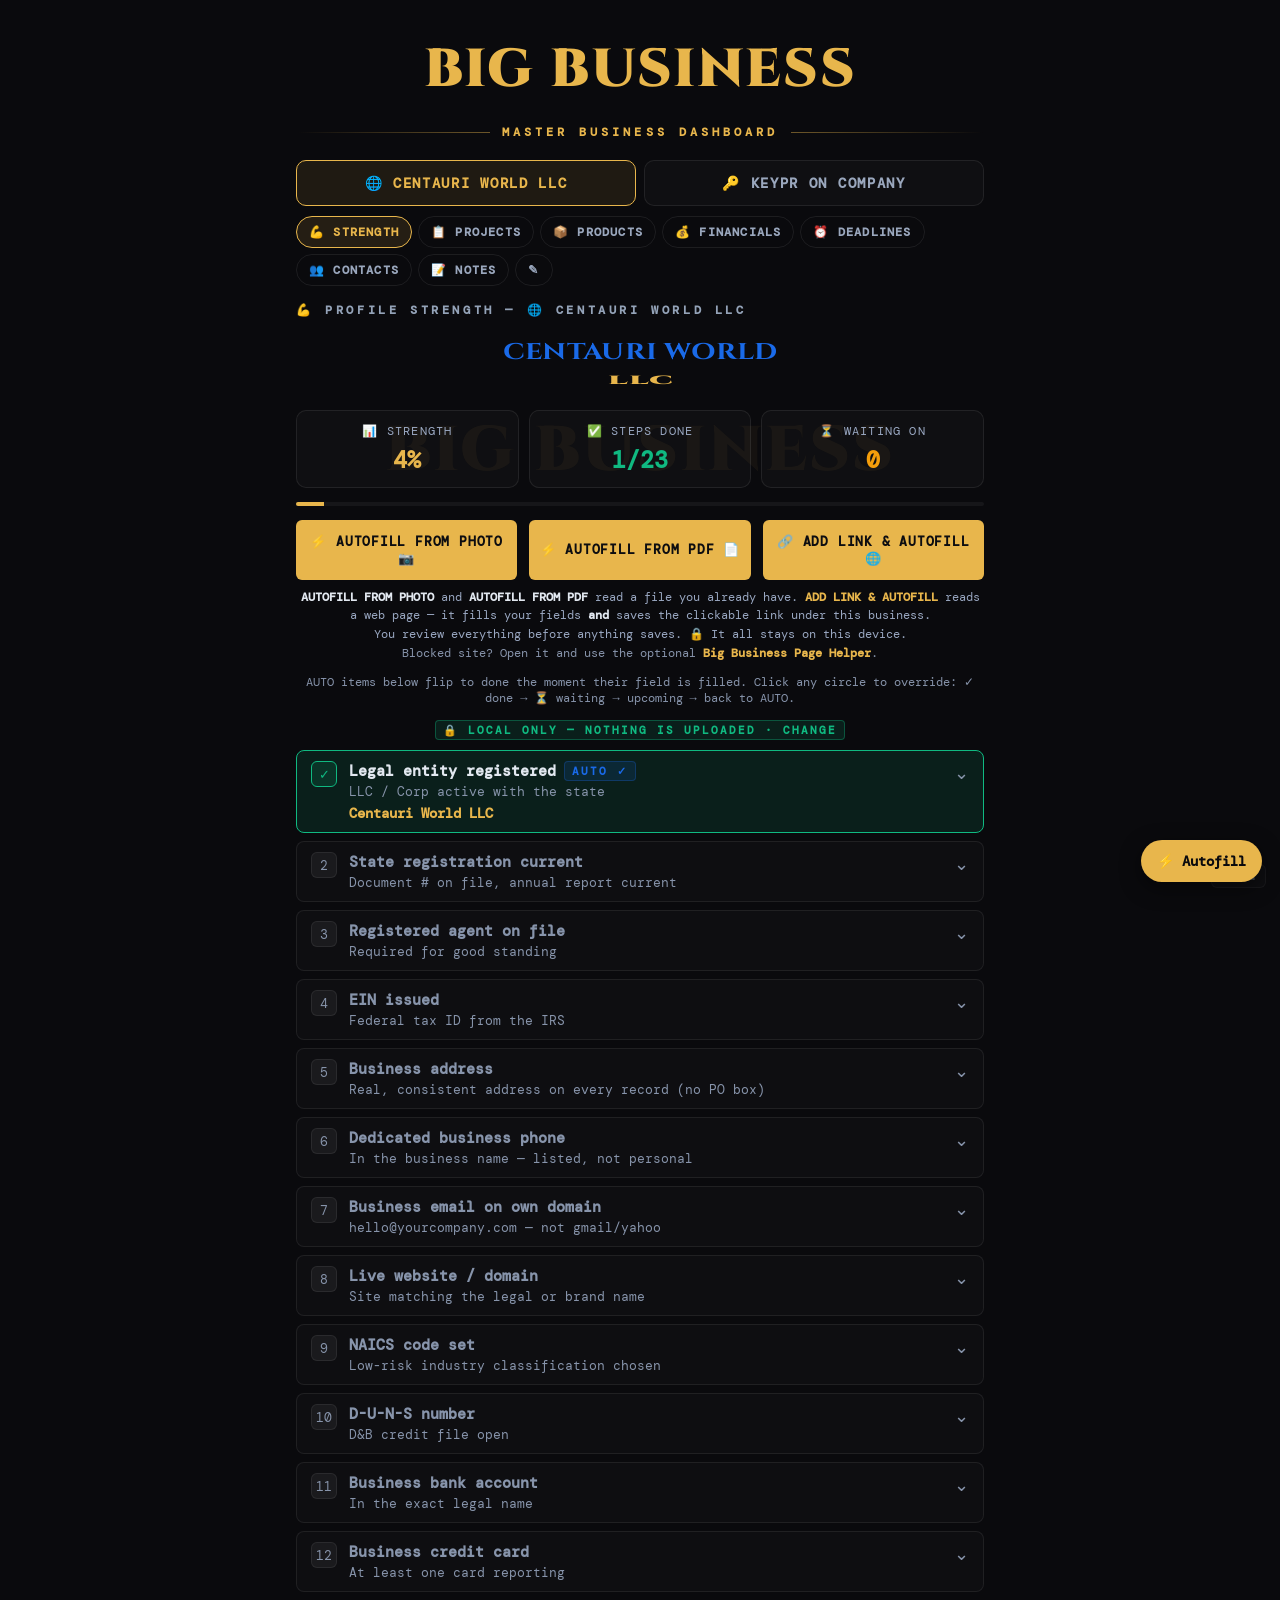
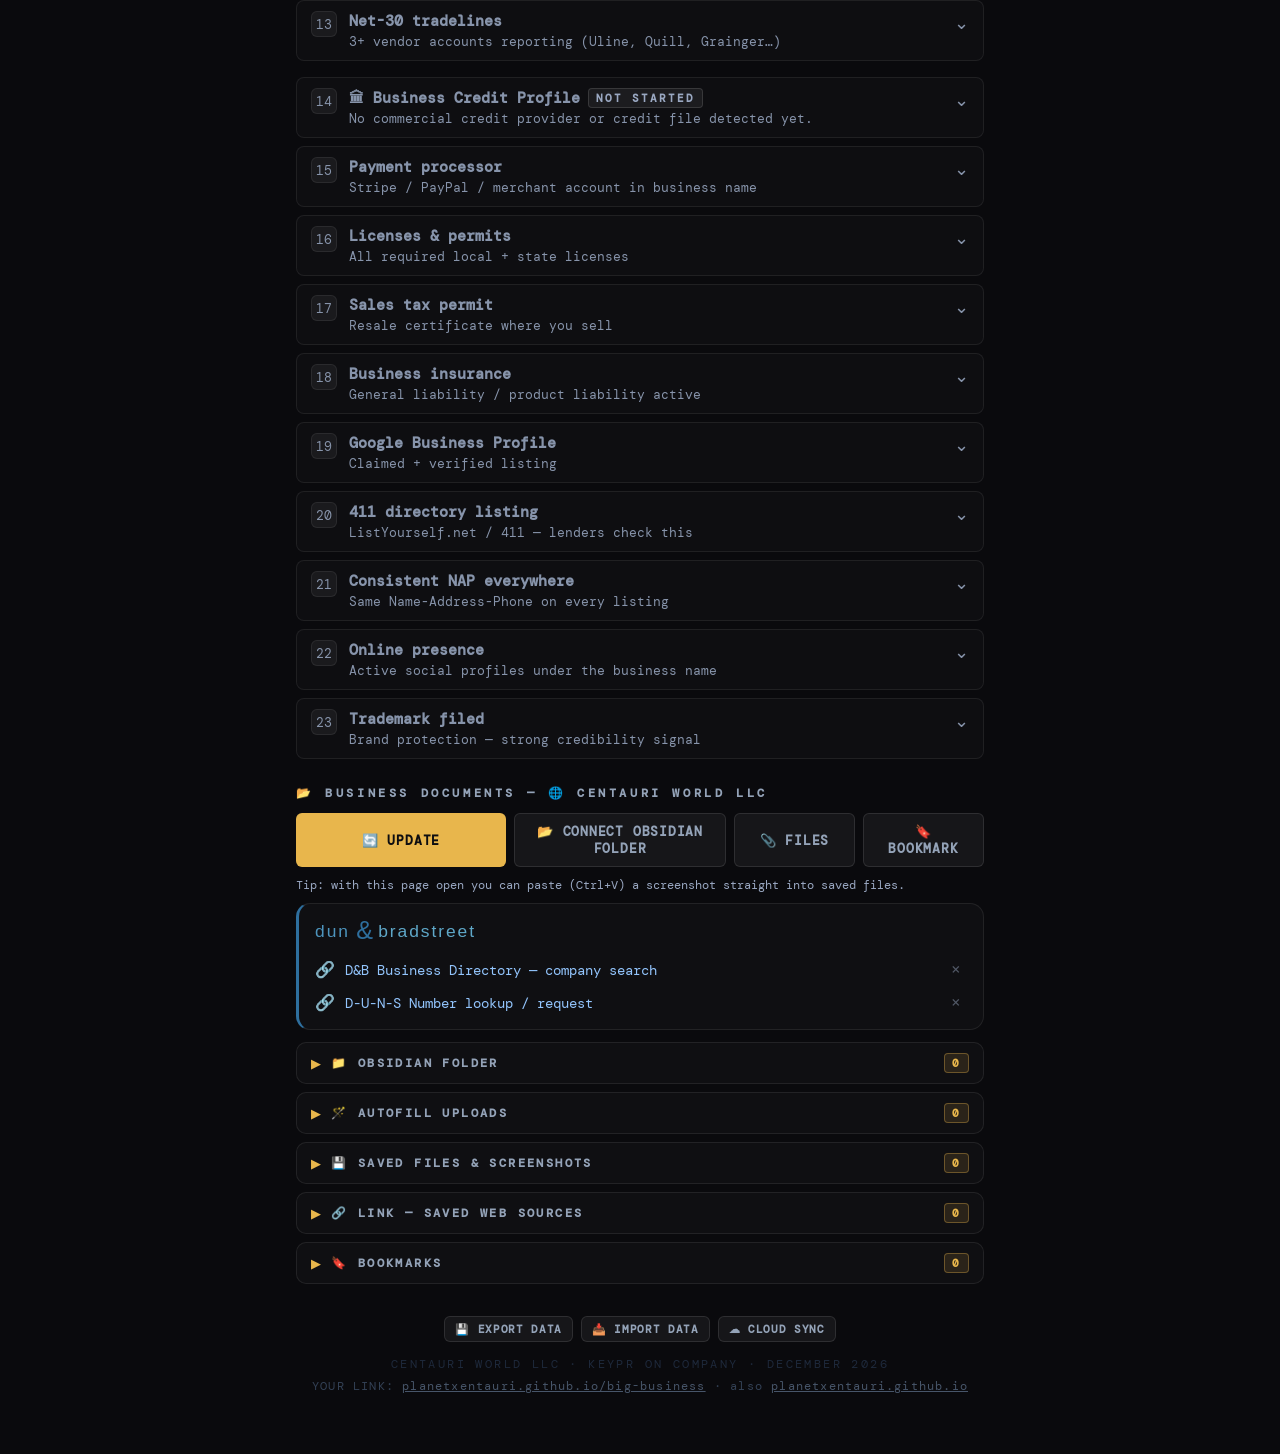
<file: index.html>
<!DOCTYPE html>
<html lang="en">
<head>
<meta charset="UTF-8">
<meta name="viewport" content="width=device-width, initial-scale=1.0">
<title>Big Business · Dashboard</title>
<link rel="manifest" href="manifest.json">
<meta name="theme-color" content="#0a0a0d">
<link rel="apple-touch-icon" href="apple-touch-icon.png">
<meta name="apple-mobile-web-app-capable" content="yes">
<meta name="mobile-web-app-capable" content="yes">
<meta name="apple-mobile-web-app-status-bar-style" content="black-translucent">
<meta name="apple-mobile-web-app-title" content="Big Business">
<style>
@import url('https://fonts.googleapis.com/css2?family=Cinzel:wght@700;900&family=DM+Mono:wght@300;400;500&family=Syne:wght@700;800&display=swap');
* { box-sizing: border-box; margin: 0; padding: 0; }
:root {
  --bg: #0a0a0d;
  --panel: rgba(255,255,255,0.025);
  --border: rgba(255,255,255,0.08);
  --gold: #E8B64C;
  --gold-dim: rgba(232,182,76,0.12);
  --text: #e2e8f0;
  --muted: #9aa7bd;
  --faint: #9aa8c2;
  --green: #10b981;
  --amber: #f59e0b;
  --blue: #3b82f6;
  --purple: #8b5cf6;
  --cyan: #1fd3ee;
  --accent: #E8B64C;          /* switches per business in render() */
  --accent-dim: rgba(232,182,76,0.12);
  --accent-brd: rgba(232,182,76,0.35);
}
body {
  background: var(--bg);
  color: var(--text);
  font-family: 'DM Mono', monospace;
  min-height: 100vh;
}
h1,h2,h3,.syne { font-family: 'Syne', sans-serif; }
button, input, select, textarea { font-family: inherit; }
input, select, textarea {
  width: 100%; background: rgba(255,255,255,0.04);
  border: 1px solid rgba(255,255,255,0.1); border-radius: 6px;
  padding: 9px 12px; color: var(--text); font-size: 15px; outline: none;
}
input:focus, select:focus, textarea:focus { border-color: var(--accent); }
::placeholder { color: #8794ab; }
.btn {
  border: none; border-radius: 6px; padding: 9px 14px; font-size: 13px;
  font-weight: 800; cursor: pointer; letter-spacing: 0.06em;
  font-family: 'DM Mono', monospace;
}
.btn-red { background: var(--accent); color: #0d0d10; }
.btn-ghost { background: rgba(255,255,255,0.05); color: #94a3b8; border: 1px solid rgba(255,255,255,0.1); }
.btn-dashed {
  background: rgba(255,255,255,0.02); border: 1px dashed rgba(255,255,255,0.14);
  color: var(--muted); width: 100%; padding: 10px; border-radius: 8px;
  cursor: pointer; font-size: 13px; letter-spacing: 0.08em;
}
.btn-dashed:hover { border-color: var(--accent); color: var(--accent); }
.autofill-actions {
  display: grid; grid-template-columns: repeat(3, minmax(0, 1fr));
  gap: 12px; margin-bottom: 8px;
}
.autofill-actions .btn { min-height: 60px; padding: 10px 8px; }
@media (max-width: 620px) {
  .autofill-actions { grid-template-columns: 1fr; gap: 8px; }
  .autofill-actions .btn { min-height: 48px; }
}
.card {
  background: var(--panel); border: 1px solid var(--border);
  border-radius: 14px; overflow: hidden;
}
.chip {
  font-size: 11px; letter-spacing: 0.18em; padding: 2px 7px; border-radius: 4px;
  display: inline-block; font-weight: 700;
}
.section-title { font-size: 12px; letter-spacing: 0.3em; color: #94a3b8; font-weight: 700; margin: 4px 0 12px; }
.del-x {
  background: transparent; border: none; color: #8794ab; font-size: 16px;
  cursor: pointer; padding: 2px 6px; opacity: 0.55;
}
.del-x:hover { color: #ef4444; opacity: 1; }
.empty {
  padding: 30px 16px; text-align: center; color: var(--muted); font-size: 14px;
  border: 1px dashed rgba(255,255,255,0.1); border-radius: 12px;
}
@keyframes spin { from{transform:rotate(0)} to{transform:rotate(360deg)} }
@keyframes fadeout { to { opacity: 0; visibility: hidden; } }
@keyframes pulse { 0%,100%{opacity:1} 50%{opacity:.45} }

/* ===== Splash ===== */
#splash {
  position: fixed; inset: 0; background: #050506; z-index: 999;
  display: flex; align-items: center; justify-content: center;
  animation: fadeout 0.7s ease 1.5s forwards;
}
#splash .logo-wrap { width: min(560px, 86vw); }

/* ===== Watermark ===== */
#watermark {
  position: fixed; inset: 0; display: flex; align-items: center; justify-content: center;
  pointer-events: none; z-index: 0; opacity: 0.05;
}
#watermark .logo-wrap { width: min(520px, 85vw); }

/* ===== Layout ===== */
#shell { position: relative; z-index: 1; max-width: 720px; margin: 0 auto; padding: 26px 16px 60px; }
header.app { display: flex; flex-direction: column; gap: 12px; margin-bottom: 20px; }
header.app .logo-wrap { width: min(440px, 86vw); margin: 0 auto; cursor: pointer; }
.biz-tabs { display: grid; grid-template-columns: 1fr 1fr; gap: 8px; margin-bottom: 10px; }
.biz-tab {
  padding: 13px 10px; border-radius: 10px; cursor: pointer; text-align: center;
  border: 1px solid var(--border); background: var(--panel);
  font-size: 14px; letter-spacing: 0.12em; color: var(--muted); font-weight: 800;
  transition: all .2s;
}
.biz-tab.active { color: #fff; }
.sub-tabs { display: flex; gap: 6px; flex-wrap: wrap; margin-bottom: 16px; }
.sub-tab {
  padding: 7px 12px; border-radius: 999px; cursor: pointer; font-size: 12px;
  letter-spacing: 0.1em; border: 1px solid var(--border);
  background: transparent; color: var(--muted); font-weight: 700;
}
.sub-tab.active { border-color: var(--accent); color: var(--accent); background: var(--accent-dim); }
.stats { display: grid; grid-template-columns: repeat(3,1fr); gap: 10px; margin-bottom: 14px; }
.stat {
  background: var(--panel); border: 1px solid var(--border); border-radius: 10px;
  padding: 12px 10px; text-align: center;
}
.stat .lbl { font-size: 12px; color: var(--faint); letter-spacing: 0.1em; margin-bottom: 6px; }
.stat .val { font-family: 'DM Mono', monospace; font-size: 23px; font-weight: 800; }
.row { display: flex; gap: 8px; }
.col { display: flex; flex-direction: column; gap: 8px; }
.form-panel {
  background: var(--accent-dim); border: 1px solid var(--accent-brd);
  border-radius: 12px; padding: 16px; display: flex; flex-direction: column; gap: 9px;
  margin-bottom: 12px;
}
.grid2 { display: grid; grid-template-columns: 1fr 1fr; gap: 9px; }
#bgCorner { position: fixed; right: 14px; bottom: 12px; z-index: 50; display: flex; gap: 6px; opacity: 0.4; transition: opacity .2s; }
#bgCorner:hover { opacity: 1; }

/* ===== Business Credit Command Center ===== */
.cc { display: flex; flex-direction: column; gap: 10px; }
.cc-head { display: flex; justify-content: space-between; gap: 12px; flex-wrap: wrap; align-items: flex-start;
  padding: 12px 14px; background: rgba(31,211,238,0.05); border: 1px solid rgba(31,211,238,0.25); border-radius: 12px; }
.cc-title { font-size: 12px; letter-spacing: 0.26em; color: var(--cyan); font-weight: 800; }
.cc-sub { font-size: 12px; letter-spacing: 0.12em; color: #94a3b8; margin-top: 6px; display: flex; gap: 8px; align-items: center; flex-wrap: wrap; }
.cc-bureaus { font-size: 12px; color: #e2e8f0; text-align: right; line-height: 1.6; }
.cc-stats { display: grid; grid-template-columns: repeat(5, 1fr); gap: 8px; }
.cc-stats .stat { padding: 10px 6px; }
.cc-stats .lbl { font-size: 10px; letter-spacing: 0.12em; }
@media (max-width: 620px) { .cc-stats { grid-template-columns: repeat(2, 1fr); } .cc-bureaus { text-align: left; } }
.cc-dim { font-size: 12px; color: #8794ab; }
.cc-note { font-size: 11px; color: #6b7a90; text-align: center; }
.cc-tabs { margin-bottom: 0; }
.cc-block { padding: 12px 14px; }
.cc-block-title { font-size: 11px; letter-spacing: 0.22em; color: var(--cyan); font-weight: 800; margin-bottom: 8px; }
.cc-snap { display: grid; grid-template-columns: repeat(auto-fit, minmax(140px, 1fr)); gap: 10px; font-size: 13px; color: #cbd5e1; }
.cc-snap-h { font-size: 10px; letter-spacing: 0.15em; color: #6b7a90; margin-bottom: 3px; }
.cc-action, .cc-conflict { padding: 8px 0; border-top: 1px solid rgba(255,255,255,0.05); font-size: 13px; color: #e2e8f0; }
.cc-action:first-of-type, .cc-conflict:first-of-type { border-top: none; }
.cc-provider { border-left: 3px solid var(--cyan); }
.cc-prov-head { display: flex; justify-content: space-between; gap: 12px; flex-wrap: wrap; font-size: 13px; }
.cc-prov-name { font-size: 13px; letter-spacing: 0.22em; color: #e2e8f0; font-weight: 800; }
.cc-prov-meta { font-size: 12px; color: #94a3b8; text-align: right; line-height: 1.6; }
.cc-grid { display: grid; grid-template-columns: repeat(auto-fill, minmax(230px, 1fr)); gap: 10px; }
.cc-grid-3 { grid-template-columns: repeat(auto-fill, minmax(200px, 1fr)); }
.cc-card { background: var(--panel); border: 1px solid var(--border); border-radius: 12px; padding: 11px 13px; display: flex; flex-direction: column; gap: 6px; }
.cc-card-top { display: flex; justify-content: space-between; gap: 6px; align-items: flex-start; flex-wrap: wrap; }
.cc-name { font-size: 11px; letter-spacing: 0.18em; color: #94a3b8; font-weight: 800; }
.cc-value { line-height: 1; margin: 2px 0; }
.cc-big { font-family: 'DM Mono', monospace; font-size: 30px; font-weight: 800; color: #e2e8f0; }
.cc-scale { font-size: 14px; color: #6b7a90; font-weight: 700; }
.cc-gauge { position: relative; height: 5px; background: rgba(255,255,255,0.06); border-radius: 3px; margin: 4px 0 10px; }
.cc-gauge-fill { height: 100%; border-radius: 3px; }
.cc-gauge-ends { position: absolute; top: 7px; left: 0; right: 0; display: flex; justify-content: space-between; font-size: 9px; color: #4b5563; }
.cc-rows { display: grid; grid-template-columns: 1fr 1fr; gap: 3px 10px; font-size: 12px; }
.cc-rows div { display: flex; justify-content: space-between; gap: 8px; }
.cc-rows span { color: #6b7a90; } .cc-rows b { color: #e2e8f0; text-align: right; }
.cc-src { font-size: 11px; color: #6b7a90; margin-top: 2px; }
.cc-btns { flex-wrap: wrap; gap: 6px; }
.cc-mini { font-size: 10px; padding: 5px 8px; letter-spacing: 0.08em; }
.cc-panel { background: rgba(255,255,255,0.03); border: 1px solid rgba(255,255,255,0.07); border-radius: 8px; padding: 9px 11px; font-size: 12px; color: #cbd5e1; display: flex; flex-direction: column; gap: 4px; }
.cc-quote { color: #9aa8c2; font-style: italic; }
.cc-hist { display: flex; flex-direction: column; gap: 3px; }
.cc-hist-row { display: flex; flex-wrap: wrap; gap: 4px 10px; align-items: center; padding: 5px 6px; border-radius: 6px; font-size: 12px; color: #cbd5e1; }
.cc-hist-row .cc-full { flex-basis: 100%; }
.cc-hist-row.cur { background: rgba(16,185,129,0.08); }
.cc-hist-row b { color: #e2e8f0; }
.cc-trend { display: flex; gap: 6px; flex-wrap: wrap; margin-bottom: 4px; }
.cc-trend-col { min-width: 46px; text-align: center; background: rgba(255,255,255,0.03); border-radius: 6px; padding: 5px 4px; font-size: 13px; }
.cc-mini-row { display: flex; justify-content: space-between; gap: 8px; padding: 4px 0; border-top: 1px solid rgba(255,255,255,0.05); font-size: 12px; color: #cbd5e1; }
.cc-doc { padding: 10px 0; border-top: 1px solid rgba(255,255,255,0.06); display: flex; flex-direction: column; gap: 6px; }
.cc-doc-head { display: flex; justify-content: space-between; gap: 10px; align-items: flex-start; font-size: 13px; }
</style>
<!-- Precise document autofill engine. Plain classic scripts: no build step,
     no modules, so this works from GitHub Pages and from file:// alike. -->
<script src="js/doc/util.js"></script>
<script src="js/doc/validators.js"></script>
<script src="js/doc/business-matcher.js"></script>
<script src="js/doc/classifier.js"></script>
<script src="js/doc/extractors.js"></script>
<script src="js/doc/mapping.js"></script>
<!-- Business Credit Profile: the provider-neutral credit ledger and the
     section-aware credit-report parser. Loaded before extractors.js so the
     credit destinations exist by the time anything is extracted. -->
<script src="js/doc/credit.js"></script>
<script src="js/doc/credit-extractors.js"></script>
<script src="js/doc/image.js"></script>
<script src="js/doc/pdf.js"></script>
<script src="js/doc/ocr.js"></script>
<script src="js/doc/store.js"></script>
<script src="js/doc/pipeline.js"></script>
<script src="js/doc/transaction.js"></script>
<script src="js/doc/review-ui.js"></script>
<!-- The Business Credit Command Center panel (dashboard-side renderer). -->
<script src="js/credit-center.js"></script>
<!-- Autofill from Link: website ingestion. Separate from the Apify contact
     scraper at the foot of this file — no shared code, no shared token. -->
<script src="js/doc/link-url.js"></script>
<script src="js/doc/link-html.js"></script>
<script src="js/doc/link-fetch.js"></script>
<script src="js/doc/link-classifier.js"></script>
<script src="js/doc/link-extractors.js"></script>
<script src="js/doc/link-store.js"></script>
<script src="js/doc/link-pipeline.js"></script>
<script src="js/doc/link-review.js"></script>
<!-- Optional Claude engine. Off by default; see the CLAUDE ENGINE panel. -->
<script src="js/doc/engine-schema.js"></script>
<script src="js/doc/claude-engine.js"></script>
<script src="js/doc/browser-helper-bridge.js"></script>
</head>
<body>

<div id="splash"><div class="logo-wrap"></div></div>
<div id="watermark"><div class="logo-wrap"></div></div>
<div id="shell">
  <header class="app">
    <div class="logo-wrap" id="headerLogo" title="Click to upload your logo PNG"></div>
    <div style="display:flex;align-items:center;gap:12px;">
      <div style="height:1px;flex:1;background:linear-gradient(90deg,transparent,rgba(232,182,76,0.45))"></div>
      <div style="font-size:12px;letter-spacing:0.34em;color:var(--gold);font-weight:800;">MASTER BUSINESS DASHBOARD</div>
      <div style="height:1px;flex:1;background:linear-gradient(90deg,rgba(232,182,76,0.45),transparent)"></div>
    </div>
  </header>
  <input type="file" id="logoFile" accept="image/*" style="display:none">
  <input type="file" id="catFile" accept=".json,application/json" style="display:none">
  <input type="file" id="prodPhotoFile" accept="image/*" style="display:none">
  <input type="file" id="docFile" multiple style="display:none">
  <input type="file" id="afImg" accept="image/*" style="display:none">
  <input type="file" id="afPdf" accept="application/pdf,.pdf" style="display:none">
  <input type="file" id="skFile" multiple style="display:none">
  <div class="biz-tabs" id="bizTabs"></div>
  <div class="sub-tabs" id="subTabs"></div>
  <div id="content"></div>
  <div style="margin-top:32px;display:flex;justify-content:center;gap:8px">
    <button class="btn btn-ghost" style="font-size:11px;padding:5px 10px" onclick="exportData()">💾 EXPORT DATA</button>
    <button class="btn btn-ghost" style="font-size:11px;padding:5px 10px" onclick="document.getElementById('dataFile').click()">📥 IMPORT DATA</button>
    <button class="btn btn-ghost" style="font-size:11px;padding:5px 10px" onclick="ui.showCloud=!ui.showCloud;render()">☁ CLOUD SYNC</button>
  </div>
  <div id="cloudPanel" style="max-width:600px;margin:10px auto 0"></div>
  <input type="file" id="dataFile" accept=".json,application/json" style="display:none">
  <input type="file" id="bgFile" accept="image/*" style="display:none">
  <div style="margin-top:14px;text-align:center;font-size:12px;letter-spacing:0.2em;color:#1e293b;" id="footer"></div>
</div>
<div id="bgCorner"></div>

<script>
// ==================================================
// BIG BUSINESS — dual business dashboard
// Centauri World LLC + Keypr On Company
// All data lives in localStorage on this machine.
// ==================================================
const LS_KEY = "bigboss_dashboard_v1";
const esc = s => String(s ?? "").replace(/[&<>"']/g, c => ({'&':'&amp;','<':'&lt;','>':'&gt;','"':'&quot;',"'":'&#39;'}[c]));

// ---------- Default logo (SVG recreation of "BIG BUSINESS" gold wordmark) ----------
let _logoN = 0;
function logoSVG() {
  return `
  <svg viewBox="0 0 970 190" xmlns="http://www.w3.org/2000/svg" style="width:100%;display:block">
    <text x="485" y="132" text-anchor="middle"
      font-family="Cinzel, 'Times New Roman', Georgia, serif" font-weight="900"
      font-size="118" letter-spacing="4"
      fill="#E8B64C">BIG BUSINESS</text>
  </svg>`;
}
function logoHTML() {
  const s = state();
  if (s && s.logo) return `<img src="${s.logo}" style="width:100%;display:block" alt="The Big Boss logo">`;
  return logoSVG();
}

// ---------- Businesses ----------
const BIZ = {
  centauri: { name: "🌐 CENTAURI WORLD LLC", short: "Centauri", accent: "#E8B64C" },
  keypr:    { name: "🔑 KEYPR ON COMPANY",  short: "Keypr",    accent: "#1fd3ee" },
};
const TABS = [
  ["strength","💪 STRENGTH"],["projects","📋 PROJECTS"],["catalog","📦 PRODUCTS"],["financials","💰 FINANCIALS"],
  ["deadlines","⏰ DEADLINES"],["contacts","👥 CONTACTS"],["notes","📝 NOTES"],
];

// ---------- Keypr On wordmark (logo colors: neon cyan + red) ----------
function keyprLogoSVG() {
  return `
  <svg viewBox="0 0 460 68" xmlns="http://www.w3.org/2000/svg" style="width:100%;display:block" aria-label="Keypr On co.">
    <text x="230" y="48" text-anchor="middle" font-family="Cinzel, 'Times New Roman', Georgia, serif" font-weight="700" font-size="38"
      textLength="420" lengthAdjust="spacingAndGlyphs"><tspan fill="#25d7f2">KEYPR ON </tspan><tspan fill="#ff8c2e">co.</tspan></text>
  </svg>`;
}

const STATUS_META = {
  "in-progress": { label: "IN PROGRESS", priority: "🔴 HIGH",  accent: "#3b82f6" },
  "issue":       { label: "NEEDS ACTION", priority: "🟡 MEDIUM", accent: "#f59e0b" },
  "nearly-done": { label: "NEARLY DONE", priority: "🟢 LOW",   accent: "#10b981" },
  "new":         { label: "NEW PROJECT", priority: "⚪ TBD",    accent: "#8b5cf6" },
};
const STEP_COLORS = {
  done:    { bg: "rgba(16,185,129,0.12)", border: "#10b981", text: "#10b981" },
  waiting: { bg: "rgba(245,158,11,0.12)", border: "#f59e0b", text: "#f59e0b" },
  upcoming:{ bg: "rgba(255,255,255,0.02)", border: "rgba(255,255,255,0.07)", text: "#8794ab" },
};

// ---------- Default data ----------
function defaultState() {
  return {
    logo: null,
    bg: null, // custom watermark background image (data URI)
    activeBiz: "centauri",
    activeTab: "projects",
    openProject: "amazon",
    projects: [
      { id:"amazon", biz:"keypr", brand:"KEYPRONYX", title:"Amazon Compliance",
        subtitle:"CR2032 Coin Cell Battery · Reese's Law", status:"in-progress",
        steps:[
          {id:1,status:"done",label:"Lab Identified",detail:"Intertek — Hillside, IL",sub:"Reese's Law accredited · 1-800-967-5352"},
          {id:2,status:"done",label:"Contact Made",detail:"Info left with receptionist",sub:"Friday, April 24, 2026"},
          {id:3,status:"waiting",label:"Awaiting Callback",detail:"Intertek engineer to call back",sub:"Expected by end of day Tuesday, April 29"},
          {id:4,status:"upcoming",label:"Consultation Call",detail:"Get sample count, quote & schedule",sub:"Ask: How many samples for 16 CFR 1700?"},
          {id:5,status:"upcoming",label:"Order Packaging Samples",detail:"Order exact qty confirmed by lab",sub:"Don't order until lab confirms count"},
          {id:6,status:"upcoming",label:"Drop Off Samples",detail:"Drive to Hillside, IL",sub:"Mon–Fri 8AM–5PM"},
          {id:7,status:"upcoming",label:"Receive Test Report",detail:"16 CFR 1700 certification issued",sub:"2–4 weeks after drop-off"},
          {id:8,status:"upcoming",label:"Submit GCC to Amazon",detail:"GCC + lab report → Amazon",sub:"Listing reinstated after review"},
        ]},
      { id:"walmart-uni2", biz:"centauri", brand:"WALMART", title:"SKU UNI2 · POSCA Monotone",
        subtitle:"Uni POSCA PC-5M 8-Count Monotone · ID: 3406107934", status:"issue",
        steps:[
          {id:1,status:"done",label:"Product Listed",detail:"Listed at $18.88",sub:"Net profit $11.53/unit · 61.1% margin"},
          {id:2,status:"done",label:"Buy Box Tracked",detail:"Competitor: uni-ball Corp (1P) at $19.97",sub:"~71 units/mo demand"},
          {id:3,status:"waiting",label:"Listing Quality Score",detail:"Current score: 61% — needs improvement",sub:"Improve title, images, content"},
          {id:4,status:"upcoming",label:"Confirm Units On Hand",detail:"Verify inventory count in Seller Center",sub:"Update stock levels"},
          {id:5,status:"upcoming",label:"Resolve Processing Issues",detail:"Check for stuck Processing status",sub:"Add price/inventory or retire & relist"},
          {id:6,status:"upcoming",label:"Optimize Listing",detail:"Push Quality Score above 80%",sub:"Title, bullets, images, attributes"},
        ]},
      { id:"walmart-uni5", biz:"centauri", brand:"WALMART", title:"SKU UNI5 · POSCA Assorted",
        subtitle:"Uni POSCA PC-5M 8-Count Assorted · ID: 591166907", status:"issue",
        steps:[
          {id:1,status:"done",label:"Product Listed",detail:"Listed at $19.88",sub:"~457 units/mo demand · 4.7★ (1,715 reviews)"},
          {id:2,status:"done",label:"Competition Mapped",detail:"Walmart 1P at $19.97 · Lowest 3P: $16.97",sub:"Ocean State Office Supply undercutting"},
          {id:3,status:"waiting",label:"Units On Hand = 0",detail:"Currently OUT OF STOCK",sub:"Restock needed immediately — high demand SKU"},
          {id:4,status:"upcoming",label:"Resolve Processing Status",detail:"Listing may be stuck in Processing",sub:"Add inventory + price to activate"},
          {id:5,status:"upcoming",label:"Reprice Strategically",detail:"Compete vs $16.97 floor",sub:"Stay above cost while undercutting 1P"},
          {id:6,status:"upcoming",label:"Optimize Listing Quality",detail:"Current score: 62%",sub:"Push above 80% for Buy Box advantage"},
        ]},
      { id:"centauri-brand", biz:"centauri", brand:"BRAND", title:"Centauri World Brand Identity",
        subtitle:"Logo · Typography · Color System · Assets", status:"nearly-done",
        steps:[
          {id:1,status:"done",label:"Brand Direction Set",detail:"Custom dot-sphere globe logo chosen",sub:"Rejected: Crux, Meridian, Binary Orbit concepts"},
          {id:2,status:"done",label:"Color Palette Finalized",detail:"Deep Space · Electric Blue · Stellar Silver · Centauri Gold",sub:"#070B16 · #1A6AE8 · #8A9AB5 · #E8B64C"},
          {id:3,status:"done",label:"Typography System",detail:"Outfit Bold (CENTAURI) + Outfit Light (WORLD)",sub:"Body: DM Sans"},
          {id:4,status:"done",label:"14 SVG Files Produced",detail:"Primary, monochrome, icon, stacked, wordmark",sub:"Full production-ready asset suite"},
          {id:5,status:"upcoming",label:"Apply to Walmart Listings",detail:"Use brand assets in product imagery",sub:"Seller Center listing images & storefront"},
          {id:6,status:"upcoming",label:"Apply to Amazon Listings",detail:"Brand registry + A+ content",sub:"Once compliance is resolved"},
        ]},
    ],
    financials: {
      centauri: [
        {id:"f1", label:"UNI2 net profit / unit", value:"$11.53", note:"61.1% margin at $18.88"},
        {id:"f2", label:"UNI5 demand", value:"~457 units/mo", note:"Currently out of stock"},
        {id:"f3", label:"UNI2 demand", value:"~71 units/mo", note:"Buy Box vs uni-ball 1P $19.97"},
      ],
      keypr: [
        {id:"f4", label:"Amazon listing status", value:"Suspended", note:"Pending Reese's Law compliance"},
      ],
    },
    profiles: {
      centauri: {
        legal: "Centauri World LLC", brands: "Centauri World",
        marketplaces: "Walmart Marketplace (Seller Center)",
        ids: "UNI2: 3406107934 · UNI5: 591166907",
        colors: "#070B16 Deep Space · #1A6AE8 Electric Blue · #8A9AB5 Stellar Silver · #E8B64C Centauri Gold",
        notes: "Typography: Outfit Bold/Light + DM Sans. 14 production SVG assets ready.",
      },
      keypr: {
        legal: "Keypr On Company", brands: "KEYPRONYX",
        marketplaces: "Amazon Seller Central",
        ids: "CR2032 coin cell product line",
        colors: "",
        notes: "Compliance path: 16 CFR 1700 via Intertek (Hillside, IL) → GCC → Amazon reinstatement.",
      },
    },
    deadlines: [
      {id:"d1", biz:"keypr", title:"Intertek engineer callback", date:"2026-04-29", note:"Follow up if no call by EOD", done:true},
    ],
    contacts: [
      {id:"c1", biz:"keypr", name:"Intertek — Hillside, IL", role:"Compliance Lab", phone:"1-800-967-5352", email:"", notes:"Reese's Law accredited. Spoke to receptionist 4/24."},
    ],
    links: [],
    notes: [],
    catalog: { centauri: [], keypr: [] },
    catalogMeta: {
      centauri: { lastSync: null, source: "", srcUrl: "" },
      keypr:    { lastSync: null, source: "", srcUrl: "" },
    },
    docs: null, // filled by migrate()
  };
}
function defaultDnb() {
  return [
    { id: uid("dnb"), label: "D&B Business Directory — company search", url: "https://www.dnb.com/business-directory.html" },
    { id: uid("dnb"), label: "D-U-N-S Number lookup / request", url: "https://www.dnb.com/duns-number/lookup.html" },
  ];
}

// ---------- State ----------
let _state = null;
function state() { return _state; }
function load() {
  try {
    const raw = localStorage.getItem(LS_KEY);
    if (raw) { _state = JSON.parse(raw); migrate(); return; }
  } catch(e) {}
  _state = defaultState();
  migrate();
}
function migrate() { // add keys introduced after first release
  _state.catalog ||= { centauri: [], keypr: [] };
  _state.catalogMeta ||= {};
  _state.docs ||= {};
  _state.bp ||= {};
  _state.fin ||= {};
  _state.strength ||= {};
  _state.strengthData ||= {};
  _state.strengthFiles ||= {};
  _state.tabNames ||= {};
  _state.bizNames ||= {};
  for (const b of ["centauri","keypr"]) {
    _state.fin[b] ||= {};
    _state.strength[b] ||= {};
    _state.strengthData[b] ||= {};
    _state.strengthFiles[b] ||= {};
    _state.catalog[b] ||= [];
    _state.catalogMeta[b] ||= { lastSync: null, source: "", srcUrl: "" };
    _state.docs[b] ||= { files: [], links: [], dnb: defaultDnb(), scan: { files: [], lastScan: null, folderName: "" } };
    _state.bp[b] ||= {};
    _state.docs[b].web ||= [];
    _state.docaiHistory ||= {};
    _state.docaiHistory[b] ||= {};
    const old = _state.profiles && _state.profiles[b];
    if (old) { // carry legacy profile values into the structured profile
      const m = _state.bp[b];
      m.legalName ||= old.legal || ""; m.brands ||= old.brands || "";
      m.colors ||= old.colors || ""; m.notes ||= old.notes || "";
      m.marketplaces ||= old.marketplaces || ""; m.keyIds ||= old.ids || "";
    }
  }
}
function save() { try { localStorage.setItem(LS_KEY, JSON.stringify(_state)); } catch(e) { console.error(e); } scheduleCloudWrite(); }

// ===== CLOUD SYNC (Firebase — same pattern as the WFS tracker) =====
const CLOUD_CFG_KEY = "bigboss_cloud_cfg", CLOUD_CODE_KEY = "bigboss_cloud_code";
const CLIENT_ID = (()=>{ let c=localStorage.getItem("bigboss_client_id"); if(!c){ c=Date.now().toString(36)+Math.random().toString(36).slice(2,8); try{localStorage.setItem("bigboss_client_id",c);}catch(e){} } return c; })();
const FB_APP = "https://www.gstatic.com/firebasejs/10.12.0/firebase-app-compat.js";
const FB_AUTH = "https://www.gstatic.com/firebasejs/10.12.0/firebase-auth-compat.js";
const FB_DB = "https://www.gstatic.com/firebasejs/10.12.0/firebase-database-compat.js";
let cloudDoc = null, cloudWriteTimer = null, cloudApplying = false;
async function cloudConnect(cfg, code){
  await loadScript(FB_APP); await loadScript(FB_AUTH); await loadScript(FB_DB);
  if (!firebase.apps || !firebase.apps.length) firebase.initializeApp(cfg);
  try { await firebase.auth().signInAnonymously(); } catch(e) { /* ok if rules are open */ }
  cloudDoc = firebase.database().ref("trackers/bigboss-" + code);
  cloudDoc.on("value", snap => {
    const v = snap.val();
    if (!v || !v.state || v.origin === CLIENT_ID) return;
    try {
      cloudApplying = true;
      const keepBiz = _state.activeBiz, keepTab = _state.activeTab;
      _state = JSON.parse(v.state);
      _state.activeBiz = keepBiz; _state.activeTab = keepTab; // don't yank this device's view around
      migrate();
      try { localStorage.setItem(LS_KEY, JSON.stringify(_state)); } catch(e) {}
      render();
    } catch(e) { console.error(e); }
    finally { cloudApplying = false; }
  }, err => { ui.cloudMsg = "Cloud read error: " + err.message; render(); });
  try { localStorage.setItem(CLOUD_CFG_KEY, JSON.stringify(cfg)); localStorage.setItem(CLOUD_CODE_KEY, code); } catch(e) {}
}
function scheduleCloudWrite(){
  if (!cloudDoc || cloudApplying) return;
  clearTimeout(cloudWriteTimer);
  cloudWriteTimer = setTimeout(()=>{
    cloudDoc.set({ state: JSON.stringify(_state), updatedAt: Date.now(), origin: CLIENT_ID })
      .catch(e=>{ ui.cloudMsg = "Cloud write failed: " + e.message; });
  }, 1200);
}
function parseCfg(txt){
  try { return JSON.parse(txt); } catch(e) {}
  try { return (new Function("return ("+txt+")"))(); } catch(e) { return null; }
}
async function connectCloudClick(){
  const cfg = parseCfg(document.getElementById("cl-cfg").value.trim());
  const code = document.getElementById("cl-code").value.trim();
  if (!cfg || !cfg.projectId){ ui.cloudMsg = "That config doesn't look right — paste the whole firebaseConfig object (must include projectId)."; render(); return; }
  if (!cfg.databaseURL){ ui.cloudMsg = "Config is missing databaseURL — create the Realtime Database first, then re-copy the config."; render(); return; }
  if (!code){ ui.cloudMsg = "Pick a sync code — it's the shared secret every device enters."; render(); return; }
  ui.cloudMsg = "Connecting…"; render();
  try { await cloudConnect(cfg, code); ui.cloudMsg = "✓ Connected — this device now syncs live."; scheduleCloudWrite(); }
  catch(e){ ui.cloudMsg = "Couldn't connect: " + e.message; }
  render();
}
function disconnectCloud(){
  if (cloudDoc) cloudDoc.off();
  cloudDoc = null;
  try { localStorage.removeItem(CLOUD_CFG_KEY); localStorage.removeItem(CLOUD_CODE_KEY); } catch(e) {}
  ui.cloudMsg = "Disconnected — this device is local-only again."; render();
}
function renderCloud(){
  const el = document.getElementById("cloudPanel");
  if (!el) return;
  if (!ui.showCloud){
    el.innerHTML = cloudDoc ? `<div style="text-align:center;font-size:12px;color:var(--green);letter-spacing:0.1em">☁ CLOUD SYNC ON</div>` : "";
    return;
  }
  el.innerHTML = `<div class="form-panel">
    <div style="font-size:12px;letter-spacing:0.2em;color:var(--accent);font-weight:700">☁ CLOUD SYNC — SAME CONFIG + SAME CODE ON EVERY DEVICE</div>
    <div style="font-size:12px;color:#9aa8c2">Uses your own free Firebase project — the exact same setup as your WFS tracker. Paste the firebaseConfig object and pick a private sync code. Enter the same two things on your phone and every rename, file, and field stays in sync.</div>
    <textarea id="cl-cfg" rows="4" placeholder='{ "apiKey": "…", "databaseURL": "…", "projectId": "…" }'>${esc(localStorage.getItem(CLOUD_CFG_KEY)||"")}</textarea>
    <input id="cl-code" placeholder="Sync code (shared secret)" value="${esc(localStorage.getItem(CLOUD_CODE_KEY)||"")}">
    <div class="row">
      <button class="btn btn-red" style="flex:1" onclick="connectCloudClick()">☁ CONNECT</button>
      <button class="btn btn-ghost" onclick="disconnectCloud()">DISCONNECT</button>
      <button class="btn btn-ghost" onclick="ui.showCloud=false;render()">CLOSE</button>
    </div>
    ${ui.cloudMsg?`<div style="font-size:13px;color:var(--accent)">${esc(ui.cloudMsg)}</div>`:""}
  </div>`;
}
function commit() { save(); render(); }
const uid = p => p + "-" + Date.now() + "-" + Math.floor(Math.random()*1000);

// UI-only flags (not persisted)
let ui = { showNewProject:false, addStepFor:null, showForm:{}, contactTab:"list", editProd:null, catStatus:"", docOpen:{}, strengthOpen:{}, renameMode:false };

// ---------- Renderers ----------
function render() {
  // per-business accent: gold for Centauri, neon cyan for Keypr On
  const a = BIZ[_state.activeBiz].accent;
  const rt = document.documentElement.style;
  rt.setProperty("--accent", a);
  rt.setProperty("--accent-dim", a + "1f");
  rt.setProperty("--accent-brd", a + "59");
  renderLogos(); renderBizTabs(); renderSubTabs();
  const s = _state;
  const el = document.getElementById("content");
  const fn = { projects: rProjects, catalog: rCatalog, financials: rFinancials, deadlines: rDeadlines,
               contacts: rContacts, notes: rNotes, strength: rStrength }[s.activeTab] || rStrength;
  el.innerHTML = fn(s.activeBiz);
  renderCloud();
  document.getElementById("footer").innerHTML =
    "CENTAURI WORLD LLC · KEYPR ON COMPANY · " +
    new Date().toLocaleDateString("en-US",{month:"long",year:"numeric"}).toUpperCase() +
    (location.protocol.startsWith("http")
      ? `<div style="margin-top:6px;letter-spacing:0.1em;color:#334155">YOUR LINK: <a href="https://planetxentauri.github.io/big-business/" style="color:#475569">planetxentauri.github.io/big-business</a> · also <a href="https://planetxentauri.github.io/" style="color:#475569">planetxentauri.github.io</a></div>`
      : "");
}
function renderLogos() {
  document.querySelectorAll("header .logo-wrap, #splash .logo-wrap").forEach(w => w.innerHTML = logoHTML());
  // watermark: custom photo background if set, otherwise the BIG BUSINESS wordmark
  const wm = document.getElementById("watermark");
  if (_state.bg) {
    wm.style.opacity = "0.16";
    wm.innerHTML = `<img src="${_state.bg}" style="width:100%;height:100%;object-fit:cover" alt="">`;
  } else {
    wm.style.opacity = "0.05";
    wm.innerHTML = `<div class="logo-wrap" style="width:min(520px,85vw)">${logoHTML()}</div>`;
  }
  document.getElementById("bgCorner").innerHTML = _state.bg
    ? `<button class="btn btn-ghost" style="font-size:11px;padding:4px 9px" title="Change background image" onclick="document.getElementById('bgFile').click()">⛰</button>
       <button class="btn btn-ghost" style="font-size:11px;padding:4px 9px" title="Remove background image" onclick="clearBg()">✕</button>`
    : `<button class="btn btn-ghost" style="font-size:11px;padding:4px 9px" title="Set background image" onclick="document.getElementById('bgFile').click()">⛰ BG</button>`;
}
function clearBg(){ _state.bg = null; commit(); }
function tabLabel(id, fallback){ return _state.tabNames[id] || fallback; }
function bizLabel(id){ return _state.bizNames[id] || BIZ[id].name; }
function renameTab(id){
  const cur = tabLabel(id, TABS.find(([t])=>t===id)[1]);
  const n = prompt("Rename tab — emoji + name (leave empty to reset):", cur);
  if (n===null) return;
  if (n.trim()) _state.tabNames[id]=n.trim(); else delete _state.tabNames[id];
  commit();
}
function renameBiz(id){
  const n = prompt("Rename business tab — emoji + name (leave empty to reset):", bizLabel(id));
  if (n===null) return;
  if (n.trim()) _state.bizNames[id]=n.trim(); else delete _state.bizNames[id];
  commit();
}
function renderBizTabs() {
  const s = _state;
  document.getElementById("bizTabs").innerHTML = Object.entries(BIZ).map(([id,b]) => {
    const active = s.activeBiz === id;
    const dash = ui.renameMode ? "border-style:dashed;" : "";
    return `<div class="biz-tab ${active?'active':''}" onclick="${ui.renameMode?`renameBiz('${id}')`:`setBiz('${id}')`}"
      style="display:flex;align-items:center;justify-content:center;${dash}${active?`border-color:${b.accent};background:${b.accent}18;color:${b.accent};`:''}"><span>${esc(bizLabel(id))}</span></div>`;
  }).join("");
}
function renderSubTabs() {
  const s = _state;
  document.getElementById("subTabs").innerHTML = TABS.map(([id,label]) => {
    const dash = ui.renameMode ? "border-style:dashed;" : "";
    const gold = id==="strength"
      ? `style="${dash}border-color:var(--gold);color:var(--gold);${s.activeTab===id?'background:var(--gold-dim);font-weight:700;':''}"`
      : (dash?`style="${dash}"`:"");
    return `<button class="sub-tab ${s.activeTab===id?'active':''}" ${gold} onclick="${ui.renameMode?`renameTab('${id}')`:`setTab('${id}')`}">${esc(tabLabel(id,label))}</button>`;
  }).join("") + `<button class="sub-tab" title="${ui.renameMode?'Done renaming':'Rename tabs — then click any tab to rename it'}"
    style="${ui.renameMode?'border-color:var(--green);color:var(--green);background:rgba(16,185,129,0.12);':''}"
    onclick="ui.renameMode=!ui.renameMode;render()">${ui.renameMode?'✅ DONE':'✎'}</button>`;
}
function setBiz(id){ _state.activeBiz = id; _state.activeTab = "strength"; ui.showForm = {}; ui.showNewProject=false; ui.addStepFor=null; ui.editGroup=null; ui.afResults=null; ui.afStatus=null; ui.afReview=false;
  if (window.DOCAI && DOCAI.reviewUI) DOCAI.reviewUI.close();
  commit(); }
function setTab(id){ _state.activeTab = id; ui.showForm = {}; ui.showNewProject=false; ui.addStepFor=null; ui.editGroup=null; ui.afResults=null; ui.afStatus=null; ui.afReview=false;
  if (window.DOCAI && DOCAI.reviewUI) DOCAI.reviewUI.close();
  commit(); }

// ========== PROJECTS ==========
function projStats(biz) {
  const ps = _state.projects.filter(p=>p.biz===biz);
  const steps = ps.flatMap(p=>p.steps);
  const done = steps.filter(x=>x.status==="done").length;
  const waiting = steps.filter(x=>x.status==="waiting").length;
  return { pct: steps.length?Math.round(done/steps.length*100):0, done, total: steps.length, waiting };
}
function ring(pct,color,size=48){
  const r=(size-6)/2, c=2*Math.PI*r, o=c-(pct/100)*c;
  return `<svg width="${size}" height="${size}" style="transform:rotate(-90deg);flex-shrink:0">
    <circle cx="${size/2}" cy="${size/2}" r="${r}" fill="none" stroke="rgba(255,255,255,0.06)" stroke-width="3"/>
    <circle cx="${size/2}" cy="${size/2}" r="${r}" fill="none" stroke="${color}" stroke-width="3"
      stroke-dasharray="${c}" stroke-dashoffset="${o}" style="stroke-linecap:round;transition:stroke-dashoffset 1s ease"/>
    <text x="50%" y="50%" text-anchor="middle" dominant-baseline="central"
      style="transform:rotate(90deg);transform-origin:50% 50%;fill:${color};font-size:13px;font-weight:600">${pct}%</text>
  </svg>`;
}
function rProjects(biz) {
  const s=_state, ps=s.projects.filter(p=>p.biz===biz), st=projStats(biz);
  let html = `
  <div class="stats">
    <div class="stat"><div class="lbl">📊 OVERALL</div><div class="val" style="color:${BIZ[biz].accent}">${st.pct}%</div></div>
    <div class="stat"><div class="lbl">✅ STEPS DONE</div><div class="val" style="color:var(--green)">${st.done}/${st.total}</div></div>
    <div class="stat"><div class="lbl">⏳ WAITING ON</div><div class="val" style="color:var(--amber)">${st.waiting}</div></div>
  </div>
  <div style="height:3px;background:rgba(255,255,255,0.05);border-radius:2px;overflow:hidden;margin-bottom:14px;">
    <div style="height:100%;width:${st.pct}%;background:${BIZ[biz].accent};transition:width 1s ease"></div>
  </div>`;
  if (ui.showNewProject) {
    html += `<div class="form-panel">
      <div style="font-size:12px;letter-spacing:0.2em;color:var(--accent);">NEW PROJECT — ${BIZ[biz].name}</div>
      <input id="np-title" placeholder="Project title">
      <input id="np-sub" placeholder="Subtitle / description">
      <div class="grid2">
        <input id="np-brand" placeholder="Brand tag (e.g. WALMART)">
        <select id="np-status">
          <option value="new">New</option><option value="in-progress">In Progress</option>
          <option value="issue">Needs Action</option><option value="nearly-done">Nearly Done</option>
        </select>
      </div>
      <div class="row">
        <button class="btn btn-red" style="flex:1" onclick="addProject('${biz}')">💾 SAVE PROJECT</button>
        <button class="btn btn-ghost" onclick="ui.showNewProject=false;render()">CANCEL</button>
      </div>
    </div>`;
  } else {
    html += `<button class="btn-dashed" style="margin-bottom:12px" onclick="ui.showNewProject=true;render()">➕ NEW PROJECT</button>`;
  }
  if (!ps.length) html += `<div class="empty">No projects for ${BIZ[biz].short} yet.</div>`;
  html += `<div class="col" style="gap:12px">` + ps.map(p=>projCard(p)).join("") + `</div>`;
  return html;
}
function projCard(p) {
  const meta = STATUS_META[p.status]||STATUS_META["new"];
  const open = _state.openProject===p.id;
  const done = p.steps.filter(x=>x.status==="done").length;
  const pct = p.steps.length?Math.round(done/p.steps.length*100):0;
  const waiting = p.steps.find(x=>x.status==="waiting");
  const bc = BIZ[p.biz].accent;
  let html = `<div class="card" style="${open?`border-color:${meta.accent};background:${meta.accent}14;`:''}">
    <div style="padding:16px 18px;display:flex;align-items:center;gap:14px;">
      <div style="cursor:pointer;display:flex;align-items:center;gap:14px;flex:1;min-width:0" onclick="toggleProject('${p.id}')">
        ${ring(pct,meta.accent)}
        <div style="flex:1;min-width:0">
          <div style="display:flex;align-items:center;gap:8px;flex-wrap:wrap;margin-bottom:4px;">
            <span class="chip" style="background:${bc}22;color:${bc};border:1px solid ${bc}44">${esc(p.brand)}</span>
            <span class="chip" style="background:${meta.accent}22;color:${meta.accent};border:1px solid ${meta.accent}44">${meta.label}</span>
            <span style="font-size:12px;color:#8794ab;margin-left:auto">${meta.priority}</span>
          </div>
          <div class="syne" style="font-size:17px;font-weight:700;color:#f1f5f9;margin-bottom:2px">${esc(p.title)}</div>
          <div style="font-size:13px;color:#8794ab">${esc(p.subtitle)}</div>
        </div>
      </div>
      <button class="del-x" title="Delete project" onclick="delProject('${p.id}')">🗑</button>
      <div style="font-size:20px;color:#9aa8c2;cursor:pointer;transform:rotate(${open?180:0}deg);transition:transform .3s" onclick="toggleProject('${p.id}')">⌄</div>
    </div>`;
  if (waiting) html += `
    <div style="margin:0 16px ${open?0:16}px;padding:10px 14px;background:rgba(245,158,11,0.08);border:1px solid rgba(245,158,11,0.25);border-radius:8px;display:flex;gap:10px;align-items:center;">
      <div style="width:7px;height:7px;border-radius:50%;background:var(--amber);flex-shrink:0;animation:pulse 2s infinite"></div>
      <div><div style="font-size:12px;color:var(--amber);letter-spacing:0.12em;margin-bottom:2px">WAITING ON</div>
      <div style="font-size:14px;color:#fde68a">${esc(waiting.detail)}</div>
      <div style="font-size:13px;color:#92400e">${esc(waiting.sub)}</div></div>
    </div>`;
  if (open) {
    html += `<div style="padding:14px 16px 16px"><div class="col">`;
    html += p.steps.map(step=>{
      const sc = STEP_COLORS[step.status];
      return `<div style="background:${sc.bg};border:1px solid ${sc.border};border-radius:8px;padding:10px 14px;display:flex;gap:12px;align-items:flex-start">
        <div onclick="cycleStep('${p.id}',${step.id})" title="Click to cycle status"
          style="width:24px;height:24px;border-radius:6px;background:${step.status==='upcoming'?'rgba(255,255,255,0.05)':sc.text+'22'};border:1px solid ${sc.border};display:flex;align-items:center;justify-content:center;font-size:13px;color:${sc.text};flex-shrink:0;cursor:pointer;user-select:none">
          ${step.status==="done"?"✓":step.id}</div>
        <div style="flex:1;min-width:0">
          <div style="font-size:15px;font-weight:500;color:${step.status==='upcoming'?'#8794ab':'#e2e8f0'};margin-bottom:2px">${esc(step.label)}</div>
          <div style="font-size:14px;color:${step.status==='upcoming'?'#9aa8c2':'#94a3b8'}">${esc(step.detail)}</div>
          ${step.sub?`<div style="font-size:13px;color:${step.status==='done'?'#065f46':step.status==='waiting'?'#92400e':'#1e293b'};margin-top:2px">${esc(step.sub)}</div>`:''}
        </div>
        <button class="del-x" onclick="delStep('${p.id}',${step.id})">×</button>
      </div>`;
    }).join("");
    if (ui.addStepFor===p.id) {
      html += `<div style="background:rgba(59,130,246,0.06);border:1px dashed rgba(59,130,246,0.3);border-radius:8px;padding:12px" class="col">
        <input id="st-label" placeholder="Step label">
        <input id="st-detail" placeholder="Detail">
        <input id="st-sub" placeholder="Sub / timing (optional)">
        <div class="row">
          <select id="st-status" style="flex:1"><option value="upcoming">Upcoming</option><option value="waiting">Waiting</option><option value="done">Done</option></select>
          <button class="btn btn-red" onclick="addStep('${p.id}')">ADD</button>
          <button class="btn btn-ghost" onclick="ui.addStepFor=null;render()">✕</button>
        </div></div>`;
    } else {
      html += `<button class="btn-dashed" onclick="ui.addStepFor='${p.id}';render()">➕ ADD STEP</button>`;
    }
    html += `</div></div>`;
  }
  return html + `</div>`;
}
function toggleProject(id){ _state.openProject = _state.openProject===id?null:id; commit(); }
function delProject(id){ if(!confirm("Delete this project?"))return; _state.projects=_state.projects.filter(p=>p.id!==id); commit(); }
function addProject(biz){
  const t=document.getElementById("np-title").value.trim(); if(!t) return;
  const p={ id:uid("proj"), biz, brand:(document.getElementById("np-brand").value.trim()||"CUSTOM").toUpperCase(),
    title:t, subtitle:document.getElementById("np-sub").value.trim()||"New project",
    status:document.getElementById("np-status").value, steps:[] };
  _state.projects.push(p); _state.openProject=p.id; ui.showNewProject=false; commit();
}
function addStep(pid){
  const l=document.getElementById("st-label").value.trim(); if(!l) return;
  const p=_state.projects.find(x=>x.id===pid);
  const nid=(p.steps.length?Math.max(...p.steps.map(s=>s.id)):0)+1;
  p.steps.push({ id:nid, label:l, detail:document.getElementById("st-detail").value.trim()||"—",
    sub:document.getElementById("st-sub").value.trim(), status:document.getElementById("st-status").value });
  ui.addStepFor=null; commit();
}
function delStep(pid,sid){ const p=_state.projects.find(x=>x.id===pid); p.steps=p.steps.filter(s=>s.id!==sid); commit(); }
function cycleStep(pid,sid){
  const cyc={upcoming:"waiting",waiting:"done",done:"upcoming"};
  const p=_state.projects.find(x=>x.id===pid);
  const st=p.steps.find(s=>s.id===sid); st.status=cyc[st.status]; commit();
}

// ========== PRODUCTS (WFS tracker sync) ==========
// Pulls from the same centauri-wfs-data.json your WFS Profit Tracker
// auto-saves (Connect Folder once), from an exported tracker JSON, or a URL.
const WFS_FILE = "centauri-wfs-data.json";
const money = n => "$" + (Number(n)||0).toLocaleString("en-US",{minimumFractionDigits:2,maximumFractionDigits:2});

// -- tiny IndexedDB store to persist the folder handle across sessions --
function idb() {
  return new Promise((res, rej) => {
    const r = indexedDB.open("bigboss-fs", 1);
    r.onupgradeneeded = () => r.result.createObjectStore("handles");
    r.onsuccess = () => res(r.result); r.onerror = () => rej(r.error);
  });
}
async function idbSet(k, v) { const db = await idb(); return new Promise((res,rej)=>{ const t=db.transaction("handles","readwrite"); t.objectStore("handles").put(v,k); t.oncomplete=res; t.onerror=()=>rej(t.error); }); }
async function idbGet(k) { const db = await idb(); return new Promise((res,rej)=>{ const t=db.transaction("handles","readonly"); const q=t.objectStore("handles").get(k); q.onsuccess=()=>res(q.result); q.onerror=()=>rej(q.error); }); }

async function connectWfsFolder() {
  if (!window.showDirectoryPicker) { ui.catStatus = "Folder connect needs Chrome, Edge, or Brave — use UPDATE to pick an exported JSON instead."; render(); return; }
  try {
    const h = await window.showDirectoryPicker({ mode: "read" });
    await idbSet("wfsdir", h);
    ui.catStatus = "Folder connected — click UPDATE to pull " + WFS_FILE;
  } catch(e) { if (e.name !== "AbortError") ui.catStatus = "Couldn't connect folder: " + e.message; }
  render();
}
async function readWfsFromFolder() {
  const h = await idbGet("wfsdir"); if (!h) return null;
  let perm = await h.queryPermission({ mode: "read" });
  if (perm !== "granted") perm = await h.requestPermission({ mode: "read" });
  if (perm !== "granted") return null;
  const fh = await h.getFileHandle(WFS_FILE);
  return JSON.parse(await (await fh.getFile()).text());
}
async function updateCatalog(biz) {
  ui.catStatus = "Updating…"; render();
  // 1) connected tracker folder (Centauri's WFS data file)
  if (biz === "centauri") {
    try { const data = await readWfsFromFolder(); if (data) return applyCatalog(biz, data, "connected folder"); }
    catch(e) { /* fall through */ }
  }
  // 2) configured URL
  const url = _state.catalogMeta[biz].srcUrl;
  if (url) {
    try { const r = await fetch(url, { cache: "no-store" }); if (r.ok) return applyCatalog(biz, await r.json(), "URL"); }
    catch(e) { /* fall through */ }
  }
  // 3) pick an exported tracker JSON
  ui.catStatus = "Pick your tracker JSON (Export button in the tracker, or " + WFS_FILE + ")";
  render();
  const inp = document.getElementById("catFile"); inp.dataset.biz = biz; inp.click();
}
function applyCatalog(biz, data, source) {
  const list = Array.isArray(data) ? data : (data.products || []);
  // Photos are added here, not in the tracker, so a re-sync must carry them
  // over — matched by id, then by SKU.
  const prev = _state.catalog[biz] || [];
  const photoFor = p => { const m = prev.find(q => (p.id && q.id===p.id) || (p.sku && q.sku===p.sku)); return (m && m.photo) || p.photo || ""; };
  _state.catalog[biz] = list.map(p => ({
    id: p.id || uid("prod"), name: p.name || "Unnamed product", brand: p.brand || "",
    sku: p.sku || "", itemid: p.itemid || "", gtin: p.gtin || "", url: p.url || "",
    price: Number(p.price)||0, margin: Number(p.margin)||0, qty: Number(p.qty)||0,
    estsales: Number(p.estsales)||0, listingscore: Number(p.listingscore)||0,
    status: p.status || "Published", notes: p.notes || "", photo: photoFor(p),
  }));
  const m = _state.catalogMeta[biz];
  m.lastSync = Date.now(); m.source = source;
  m.shipments = Array.isArray(data.shipments) ? data.shipments.length : 0;
  ui.catStatus = "✓ Pulled " + _state.catalog[biz].length + " product(s) from " + source;
  ui.editProd = null; ui.showForm = {};
  commit();
}
function catStats(biz) {
  const rows = _state.catalog[biz];
  const units = rows.reduce((a,p)=>a+p.qty, 0);
  const profit = rows.reduce((a,p)=>a+p.price*p.qty*p.margin/100, 0);
  return { skus: rows.length, units, profit };
}
function lqsColor(v){ return v>=80 ? "var(--green)" : v>=60 ? "var(--amber)" : "#ef4444"; }
// ---- product photos ----
// Stored as a small JPEG data URI on the product (max 480px), so it stays
// well under the storage limit and travels with cloud sync like the logo does.
function pickProdPhoto(){ document.getElementById("prodPhotoFile").click(); }
function captureProdDraft(){
  const g = id => { const el=document.getElementById(id); return el ? el.value : ""; };
  if (!document.getElementById("pr-name")) return;
  ui.prodDraft = { name:g("pr-name"), brand:g("pr-brand"), sku:g("pr-sku"), price:g("pr-price"), margin:g("pr-margin"),
    qty:g("pr-qty"), listingscore:g("pr-lqs"), estsales:g("pr-estsales"), status:g("pr-status"), url:g("pr-url"), notes:g("pr-notes") };
}
function shrinkImage(file, max){
  return new Promise((res, rej)=>{
    const img = new Image();
    const url = URL.createObjectURL(file);
    img.onload = ()=>{
      const s = Math.min(1, max/Math.max(img.width, img.height));
      const c = document.createElement("canvas");
      c.width = Math.max(1, Math.round(img.width*s)); c.height = Math.max(1, Math.round(img.height*s));
      const ctx = c.getContext("2d"); ctx.fillStyle="#fff"; ctx.fillRect(0,0,c.width,c.height); ctx.drawImage(img,0,0,c.width,c.height);
      URL.revokeObjectURL(url);
      res(c.toDataURL("image/jpeg", 0.82));
    };
    img.onerror = ()=>{ URL.revokeObjectURL(url); rej(new Error("That file could not be read as an image.")); };
    img.src = url;
  });
}
document.getElementById("prodPhotoFile").addEventListener("change", async e=>{
  const f=e.target.files[0]; e.target.value=""; if(!f) return;
  captureProdDraft();
  try { ui.prodPhoto = await shrinkImage(f, 480); ui.catStatus = "Photo attached — it is saved with the product when you press SAVE PRODUCT."; }
  catch(err){ ui.catStatus = err.message; }
  render();
});
function removeProdPhoto(){ captureProdDraft(); ui.prodPhoto = ""; render(); }
function openProdPhoto(biz, id){
  const p=(_state.catalog[biz]||[]).find(x=>x.id===id); if(!p||!p.photo) return;
  fetch(p.photo).then(r=>r.blob()).then(b=>window.open(URL.createObjectURL(b),"_blank"));
}
function prodForm(biz, p) {
  const d = ui.prodDraft;
  const v = k => esc(d ? (d[k] ?? "") : (p ? p[k] : ""));
  const n = k => d ? (d[k] ?? "") : (p ? p[k] : "");
  // undefined = untouched (keep what the product has); "" = removed; data URI = new
  const photo = ui.prodPhoto !== undefined ? ui.prodPhoto : (p ? (p.photo||"") : "");
  return `<div class="form-panel">
    <div style="font-size:12px;letter-spacing:0.2em;color:var(--accent)">${p?"EDIT":"NEW"} PRODUCT — ${BIZ[biz].name}</div>
    <div style="display:flex;gap:12px;align-items:center">
      <div onclick="pickProdPhoto()" title="Add or change the product photo" style="width:84px;height:84px;border-radius:10px;flex-shrink:0;cursor:pointer;overflow:hidden;display:flex;align-items:center;justify-content:center;border:1px dashed ${photo?"transparent":"rgba(255,255,255,0.25)"};background:rgba(255,255,255,0.04)">
        ${photo?`<img src="${photo}" style="width:100%;height:100%;object-fit:cover">`:`<span style="font-size:26px;opacity:0.7">📷</span>`}
      </div>
      <div style="flex:1;min-width:0">
        <div style="font-size:12px;color:var(--gold);font-weight:800;letter-spacing:0.1em;margin-bottom:5px">PRODUCT PHOTO</div>
        <div class="row" style="flex-wrap:wrap">
          <button class="btn btn-ghost" style="font-size:11px;padding:5px 10px" onclick="pickProdPhoto()">${photo?"🔄 CHANGE PHOTO":"📷 ADD PHOTO"}</button>
          ${photo?`<button class="btn btn-ghost" style="font-size:11px;padding:5px 10px" onclick="removeProdPhoto()">✕ REMOVE</button>`:""}
        </div>
        <div style="font-size:11px;color:#8794ab;margin-top:5px">Any image file. It is shrunk to a thumbnail and kept with the product${localStorage.getItem(CLOUD_CODE_KEY)?", including on your other synced devices":""}.</div>
      </div>
    </div>
    <input id="pr-name" placeholder="Product name" value="${v("name")}">
    <div class="grid2"><input id="pr-brand" placeholder="Brand" value="${v("brand")}"><input id="pr-sku" placeholder="SKU" value="${v("sku")}"></div>
    <div class="grid2"><input id="pr-price" type="number" step="0.01" placeholder="Sale price $" value="${esc(n("price"))}"><input id="pr-margin" type="number" step="0.1" placeholder="Margin %" value="${esc(n("margin"))}"></div>
    <div class="grid2"><input id="pr-qty" type="number" placeholder="Qty on hand" value="${esc(n("qty"))}"><input id="pr-lqs" type="number" placeholder="Listing score %" value="${esc(n("listingscore"))}"></div>
    <div class="grid2"><input id="pr-estsales" type="number" placeholder="Est. sales /mo" value="${esc(n("estsales"))}">
      <select id="pr-status">${["Published","Draft","Processing","Suspended","Retired"].map(s=>`<option ${(n("status")||"Published")===s?"selected":""}>${s}</option>`).join("")}</select></div>
    <input id="pr-url" placeholder="Listing URL" value="${v("url")}">
    <input id="pr-notes" placeholder="Notes" value="${v("notes")}">
    <div class="row">
      <button class="btn btn-red" style="flex:1" onclick="saveProd('${biz}',${p?`'${p.id}'`:"null"})">💾 SAVE PRODUCT</button>
      <button class="btn btn-ghost" onclick="cancelProdForm()">CANCEL</button>
    </div></div>`;
}
function cancelProdForm(){ ui.editProd=null; ui.showForm.prod=false; ui.prodDraft=null; ui.prodPhoto=undefined; render(); }
function rCatalog(biz) {
  const rows = _state.catalog[biz], m = _state.catalogMeta[biz], st = catStats(biz);
  const isK = biz === "keypr";
  let html = `<div style="display:flex;align-items:center;gap:10px;margin-bottom:12px">
    <div class="section-title" style="margin:0">📦 PRODUCT PORTFOLIO — ${BIZ[biz].name}</div>
  </div>
  <div class="stats">
    <div class="stat"><div class="lbl">🏷️ SKUS</div><div class="val" style="color:${BIZ[biz].accent}">${st.skus}</div></div>
    <div class="stat"><div class="lbl">📦 ON-HAND UNITS</div><div class="val" style="color:var(--blue)">${st.units}</div></div>
    <div class="stat"><div class="lbl">💰 AVAIL. EST. PROFIT</div><div class="val" style="color:var(--green)">$${Math.round(st.profit).toLocaleString("en-US")}</div></div>
  </div>
  <div class="row" style="margin-bottom:10px">
    <button class="btn btn-red" style="flex:2" onclick="updateCatalog('${biz}')">🔄 UPDATE</button>
    ${biz==="centauri"?`<button class="btn btn-ghost" style="flex:1" onclick="connectWfsFolder()">📂 CONNECT FOLDER</button>`:""}
    <button class="btn btn-ghost" style="flex:1" onclick="ui.showForm.url=!ui.showForm.url;render()">⚙ URL</button>
  </div>`;
  if (ui.showForm.url) {
    html += `<div class="form-panel">
      <div style="font-size:12px;letter-spacing:0.15em;color:var(--accent)">DATA URL (optional — a published ${WFS_FILE} or exported JSON)</div>
      <input id="cat-url" placeholder="https://…/${WFS_FILE}" value="${esc(m.srcUrl)}">
      <div class="row"><button class="btn btn-red" style="flex:1" onclick="saveCatUrl('${biz}')">💾 SAVE URL</button>
      <button class="btn btn-ghost" onclick="ui.showForm.url=false;render()">CANCEL</button></div></div>`;
  }
  if (ui.catStatus) html += `<div style="font-size:13px;color:var(--accent);margin-bottom:10px;padding:8px 12px;background:var(--accent-dim);border:1px solid var(--accent-brd);border-radius:8px">${esc(ui.catStatus)}</div>`;
  if (m.lastSync) html += `<div style="font-size:12px;color:#8794ab;letter-spacing:0.08em;margin-bottom:12px">LAST UPDATE: ${new Date(m.lastSync).toLocaleString("en-US",{month:"short",day:"numeric",hour:"numeric",minute:"2-digit"}).toUpperCase()} · SOURCE: ${esc((m.source||"").toUpperCase())}${m.shipments?` · ${m.shipments} SHIPMENT(S) IN FILE`:""}</div>`;
  if (ui.showForm.prod && !ui.editProd) html += prodForm(biz, null);
  else html += `<button class="btn-dashed" style="margin-bottom:12px" onclick="ui.showForm.prod=true;ui.editProd=null;ui.prodDraft=null;ui.prodPhoto=undefined;render()">➕ ADD PRODUCT MANUALLY</button>`;
  if (!rows.length) html += `<div class="empty">No products yet.<br><br>${biz==="centauri"
    ? "Click <b>🔄 UPDATE</b> to pull from your WFS Profit Tracker — connect the folder it auto-saves to (your Obsidian publish folder), or pick an exported JSON."
    : "Click <b>🔄 UPDATE</b> to import a tracker/JSON export, or add products manually."}</div>`;
  html += `<div class="col" style="gap:10px">` + rows.map(p => {
    if (ui.editProd === p.id) return prodForm(biz, p);
    const unitProfit = p.price * p.margin / 100;
    const stColor = p.status==="Published" ? "var(--green)" : p.status==="Suspended" ? "#ef4444" : "var(--amber)";
    return `<div class="card" style="padding:14px 16px">
      <div style="display:flex;gap:8px;align-items:center;flex-wrap:wrap;margin-bottom:6px">
        ${p.brand?`<span class="chip" style="background:${BIZ[biz].accent}22;color:${BIZ[biz].accent};border:1px solid ${BIZ[biz].accent}44">${esc(p.brand.toUpperCase())}</span>`:""}
        <span class="chip" style="background:${stColor}22;color:${stColor};border:1px solid ${stColor}44">${esc(p.status.toUpperCase())}</span>
        ${p.qty===0?`<span class="chip" style="background:rgba(239,68,68,0.15);color:#ef4444;border:1px solid rgba(239,68,68,0.4)">OUT OF STOCK</span>`:""}
        <span style="margin-left:auto;display:flex;gap:2px">
          <button class="del-x" title="Edit" onclick="ui.editProd='${p.id}';ui.showForm.prod=false;ui.prodDraft=null;ui.prodPhoto=undefined;render()">✎</button>
          <button class="del-x" title="Delete" onclick="delProd('${biz}','${p.id}')">×</button>
        </span>
      </div>
      <div style="display:flex;gap:12px;align-items:flex-start;margin-bottom:3px">
        ${p.photo
          ?`<img src="${p.photo}" alt="" title="Open photo" onclick="openProdPhoto('${biz}','${p.id}')" style="width:64px;height:64px;object-fit:cover;border-radius:10px;border:1px solid rgba(255,255,255,0.1);flex-shrink:0;cursor:pointer">`
          :`<div onclick="ui.editProd='${p.id}';ui.showForm.prod=false;ui.prodDraft=null;ui.prodPhoto=undefined;render()" title="Add a photo" style="width:64px;height:64px;border-radius:10px;border:1px dashed rgba(255,255,255,0.18);flex-shrink:0;cursor:pointer;display:flex;align-items:center;justify-content:center;font-size:20px;opacity:0.5">📷</div>`}
        <div style="flex:1;min-width:0">
      <div class="syne" style="font-size:16px;font-weight:700;color:#f1f5f9;margin-bottom:3px">${
        p.url?`<a href="${esc(p.url)}" target="_blank" rel="noopener" style="color:inherit;text-decoration:none">${esc(p.name)} ↗</a>`:esc(p.name)}</div>
      <div style="font-size:13px;color:#8794ab">${[p.sku&&"SKU "+p.sku, p.itemid&&"ID "+p.itemid, p.gtin&&"GTIN "+p.gtin].filter(Boolean).map(esc).join(" · ")||"—"}</div>
        </div>
      </div>
      <div style="margin-bottom:8px"></div>
      <div style="display:grid;grid-template-columns:repeat(4,1fr);gap:6px;margin-bottom:${p.notes?8:0}px">
        <div><div style="font-size:11px;color:#9aa8c2;letter-spacing:0.1em">PRICE</div><div style="font-size:15px;color:#e2e8f0">${money(p.price)}</div></div>
        <div><div style="font-size:11px;color:#9aa8c2;letter-spacing:0.1em">QTY</div><div style="font-size:15px;color:${p.qty===0?"#ef4444":"#e2e8f0"}">${p.qty}</div></div>
        <div><div style="font-size:11px;color:#9aa8c2;letter-spacing:0.1em">PROFIT/UNIT</div><div style="font-size:15px;color:var(--green)">${money(unitProfit)} <span style="color:#8794ab;font-size:12px">(${p.margin}%)</span></div></div>
        <div><div style="font-size:11px;color:#9aa8c2;letter-spacing:0.1em">LQS</div><div style="font-size:15px;color:${lqsColor(p.listingscore)}">${p.listingscore||"—"}${p.listingscore?"%":""}</div></div>
      </div>
      ${p.estsales?`<div style="font-size:12px;color:#8794ab;margin-bottom:${p.notes?4:0}px">Est. ${p.estsales} sales/mo · potential ${money(unitProfit*p.estsales)}/mo at full velocity</div>`:""}
      ${p.notes?`<div style="font-size:13px;color:#9aa7bd;border-top:1px solid rgba(255,255,255,0.05);padding-top:7px">${esc(p.notes)}</div>`:""}
    </div>`;
  }).join("") + `</div>`;
  return html;
}
function saveCatUrl(biz){ _state.catalogMeta[biz].srcUrl = document.getElementById("cat-url").value.trim(); ui.showForm.url=false; ui.catStatus=_state.catalogMeta[biz].srcUrl?"URL saved — UPDATE will try it after the connected folder.":"URL cleared."; commit(); }
function saveProd(biz, id){
  const g = k => document.getElementById("pr-"+k).value.trim();
  const num = k => Number(document.getElementById("pr-"+k).value)||0;
  const name = g("name"); if (!name) return;
  const obj = { name, brand:g("brand"), sku:g("sku"), price:num("price"), margin:num("margin"),
    qty:num("qty"), listingscore:num("lqs"), estsales:num("estsales"),
    status:document.getElementById("pr-status").value, url:g("url"), notes:g("notes") };
  if (ui.prodPhoto !== undefined) obj.photo = ui.prodPhoto;   // new photo, or "" when removed
  if (id) { const p=_state.catalog[biz].find(x=>x.id===id); Object.assign(p, obj); }
  else _state.catalog[biz].push({ id:uid("prod"), itemid:"", gtin:"", photo:"", ...obj });
  ui.editProd=null; ui.showForm.prod=false; ui.prodDraft=null; ui.prodPhoto=undefined;
  try { commit(); }
  catch(e){ ui.catStatus="Storage is full — the product was kept but its photo could not be saved. Remove some saved files or photos."; render(); }
}
function delProd(biz,id){ if(!confirm("Delete this product?"))return; _state.catalog[biz]=_state.catalog[biz].filter(p=>p.id!==id); commit(); }

// ========== FINANCIALS ==========
function rFinancials(biz) {
  const fin = _state.fin[biz];
  let html = `<div class="section-title">🏦 BANKING &amp; CREDIT — ${BIZ[biz].name}</div>
  <div class="autofill-actions">
    <button class="btn btn-red" onclick="pickAutofill('${biz}','afImg','fin')">⚡ AUTOFILL FROM PHOTO 📷</button>
    <button class="btn btn-red" onclick="pickAutofill('${biz}','afPdf','fin')">⚡ AUTOFILL FROM PDF 📄</button>
    <button class="btn btn-red" onclick="docaiPickLink('${biz}')">🔗 ADD LINK &amp; AUTOFILL 🌐</button>
  </div>
  ${autofillHintHTML()}
  <div style="font-size:12px;color:#8794ab;margin-bottom:12px;text-align:center">Feed it a bank statement, card statement, or credit report — or a link to a banking or processor page.</div>`;
  if (ui.afStatus && _state.activeTab==="financials") html += `<div style="font-size:13px;color:var(--accent);margin-bottom:10px;padding:8px 12px;background:var(--accent-dim);border:1px solid var(--accent-brd);border-radius:8px">${esc(ui.afStatus)}</div>`;
  html += claudeBadgeHTML();
  html += claudePanelHTML();
  html += docaiUndoBarHTML();
  html += webLinkPanelHTML(biz);
  html += afPanelHTML(biz, "fin");
  for (const [gid, title, fields] of FIN_GROUPS) {
    const filled = fields.filter(([k])=>fin[k]).length;
    const editing = ui.editGroup === "fin-"+gid;
    const cs = gid==="bizcredit" ? creditSummaryFor(biz) : null;
    html += `<div class="card" style="padding:14px 16px;margin-bottom:10px;${filled||(cs&&cs.status!=="not_started")?`border-left:3px solid ${BIZ[biz].accent};`:""}">
      <div style="display:flex;align-items:center;gap:8px;flex-wrap:wrap;${editing||filled||cs?"margin-bottom:10px;":""}">
        <div style="font-size:12px;letter-spacing:0.22em;font-weight:800;color:${biz==="centauri"?"#1A6AE8":"var(--accent)"}">${title}</div>
        <span class="chip" style="background:rgba(255,255,255,0.05);color:${filled===fields.length?"var(--green)":"var(--muted)"};border:1px solid rgba(255,255,255,0.1)">${filled}/${fields.length}</span>
        ${cs?`<button class="btn btn-ghost" style="font-size:11px;padding:4px 9px;border-color:rgba(31,211,238,0.4);color:var(--cyan)" onclick="openCreditCenter('${biz}')">🏛 COMMAND CENTER · ${cs.statusLabel}</button>`:""}
        <button class="btn btn-ghost" style="margin-left:auto;font-size:11px;padding:4px 9px" onclick="ui.editGroup=${editing?"null":`'fin-${gid}'`};render()">${editing?"✕ CLOSE":"✎ EDIT"}</button>
      </div>`;
    if (cs) html += `<div style="font-size:12px;color:#8794ab;margin-bottom:${editing||filled?10:0}px">${esc(cs.line)} The fields below are the legacy single-value entries; a score imported from a report is mirrored here automatically, and every metric with its history lives in the Command Center.</div>`;
    if (editing) {
      html += `<div class="col">` + fields.map(([k,label])=>`
        <div><div style="font-size:12px;color:var(--gold);font-weight:800;letter-spacing:0.1em;margin-bottom:3px">${label.toUpperCase()}</div>
        <input id="fin-${k}" value="${esc(fin[k]||"")}"></div>`).join("") + `
        <button class="btn btn-red" onclick="saveFinGroup('${biz}','${gid}')">💾 SAVE ${title}</button>
      </div>`;
    } else if (filled) {
      html += fields.filter(([k])=>fin[k]).map(([k,label])=>`
        <div style="margin-bottom:9px">
          <div style="font-size:12px;color:var(--gold);font-weight:800;letter-spacing:0.12em;margin-bottom:2px">${label.toUpperCase()}</div>
          <div style="font-size:15px;color:#e2e8f0;white-space:pre-wrap;word-break:break-word">${esc(fin[k])}</div>
        </div>`).join("");
    }
    html += `</div>`;
  }
  // legacy metrics (from the old Financial Snapshot) — kept until you delete them
  const rows = _state.financials[biz]||[];
  if (rows.length){
    html += docSecHdr("oldfin", "🗃 OLD METRICS (LEGACY)", rows.length, !!ui.docOpen.oldfin);
    if (ui.docOpen.oldfin) html += `<div class="col">` + rows.map(r=>`
      <div class="card" style="padding:14px 16px;display:flex;align-items:center;gap:14px;">
        <div style="flex:1;min-width:0">
          <div style="font-size:13px;color:var(--muted);letter-spacing:0.08em;margin-bottom:3px">${esc(r.label)}</div>
          <div class="syne" style="font-size:24px;font-weight:800;color:${BIZ[biz].accent}">${esc(r.value)}</div>
          ${r.note?`<div style="font-size:13px;color:#8794ab;margin-top:3px">${esc(r.note)}</div>`:''}
        </div>
        <button class="del-x" onclick="delFin('${biz}','${r.id}')">×</button>
      </div>`).join("") + `</div>`;
  }
  return html;
}
function openCreditCenter(biz){
  _state.activeBiz = biz; _state.activeTab = "strength";
  ui.strengthOpen.scores = true;
  if (window.DOCAI && DOCAI.reviewUI) DOCAI.reviewUI.close();
  ui.afReview = false;
  commit();
  const el = document.getElementById("cc-anchor");
  if (el) el.scrollIntoView({ behavior: "smooth", block: "start" });
}
function saveFinGroup(biz, gid){
  const fields = FIN_GROUPS.find(([g])=>g===gid)[2];
  fields.forEach(([k])=>{ _state.fin[biz][k] = document.getElementById("fin-"+k).value.trim(); });
  ui.editGroup = null; commit();
}
function delFin(biz,id){ _state.financials[biz]=_state.financials[biz].filter(r=>r.id!==id); commit(); }

// ========== DEADLINES ==========
function daysUntil(d){ return Math.ceil((new Date(d+"T23:59:59") - new Date())/86400000); }
function rDeadlines(biz) {
  const rows=_state.deadlines.filter(d=>d.biz===biz).sort((a,b)=>a.date.localeCompare(b.date));
  let html = `<div class="section-title">⏰ DEADLINES &amp; REMINDERS — ${BIZ[biz].name}</div>`;
  if (ui.showForm.dl) {
    html += `<div class="form-panel">
      <input id="dl-title" placeholder="What's due? (e.g. Restock UNI5)">
      <div class="grid2"><input id="dl-date" type="date"><input id="dl-note" placeholder="Note (optional)"></div>
      <div class="row"><button class="btn btn-red" style="flex:1" onclick="addDl('${biz}')">💾 SAVE DEADLINE</button>
      <button class="btn btn-ghost" onclick="ui.showForm.dl=false;render()">CANCEL</button></div></div>`;
  } else {
    html += `<button class="btn-dashed" style="margin-bottom:12px" onclick="ui.showForm.dl=true;render()">➕ ADD DEADLINE</button>`;
  }
  if (!rows.length) html += `<div class="empty">No deadlines tracked for ${BIZ[biz].short}.</div>`;
  html += `<div class="col">` + rows.map(d=>{
    const n=daysUntil(d.date);
    const badge = d.done ? `<span class="chip" style="background:rgba(16,185,129,0.15);color:var(--green);border:1px solid rgba(16,185,129,0.4)">DONE</span>`
      : n<0 ? `<span class="chip" style="background:rgba(239,68,68,0.14);color:#ef4444;border:1px solid rgba(239,68,68,0.4)">${-n}D OVERDUE</span>`
      : n===0 ? `<span class="chip" style="background:rgba(245,158,11,0.15);color:var(--amber);border:1px solid rgba(245,158,11,0.4)">TODAY</span>`
      : `<span class="chip" style="background:rgba(59,130,246,0.15);color:var(--blue);border:1px solid rgba(59,130,246,0.4)">IN ${n}D</span>`;
    return `<div class="card" style="padding:13px 16px;display:flex;align-items:center;gap:12px;${d.done?'opacity:0.55':''}">
      <div onclick="toggleDl('${d.id}')" title="Toggle done" style="width:22px;height:22px;border-radius:6px;border:1px solid ${d.done?'var(--green)':'rgba(255,255,255,0.15)'};display:flex;align-items:center;justify-content:center;color:var(--green);cursor:pointer;flex-shrink:0">${d.done?"✓":""}</div>
      <div style="flex:1;min-width:0">
        <div style="font-size:15px;color:#e2e8f0;margin-bottom:2px;${d.done?'text-decoration:line-through':''}">${esc(d.title)}</div>
        <div style="font-size:13px;color:#8794ab">${new Date(d.date+"T12:00").toLocaleDateString("en-US",{weekday:"short",month:"short",day:"numeric",year:"numeric"})}${d.note?` · ${esc(d.note)}`:''}</div>
      </div>
      ${badge}<button class="del-x" onclick="delDl('${d.id}')">×</button>
    </div>`;
  }).join("") + `</div>`;
  return html;
}
function addDl(biz){
  const t=document.getElementById("dl-title").value.trim(), dt=document.getElementById("dl-date").value;
  if(!t||!dt) return;
  _state.deadlines.push({ id:uid("dl"), biz, title:t, date:dt, note:document.getElementById("dl-note").value.trim(), done:false });
  ui.showForm.dl=false; commit();
}
function toggleDl(id){ const d=_state.deadlines.find(x=>x.id===id); d.done=!d.done; commit(); }
function delDl(id){ _state.deadlines=_state.deadlines.filter(x=>x.id!==id); commit(); }

// ========== CONTACTS ==========
function rContacts(biz) {
  const tab = ui.contactTab;
  let html = `<div class="section-title">👥 CONTACTS — ${BIZ[biz].name}</div>
  <div class="sub-tabs" style="margin-bottom:14px">
    <button class="sub-tab ${tab==='list'?'active':''}" onclick="ui.contactTab='list';render()">📇 CONTACT LIST</button>
    <button class="sub-tab ${tab==='links'?'active':''}" onclick="ui.contactTab='links';render()">🔗 CROSS-BUSINESS LINKS</button>
  </div>`;
  if (tab==="links") return html + rLinks();
  const rows=_state.contacts.filter(c=>c.biz===biz);
  if (ui.showForm.ct) {
    html += `<div class="form-panel">
      <input id="ct-name" placeholder="Name / company">
      <div class="grid2"><input id="ct-role" placeholder="Role (e.g. Supplier, Lab)"><input id="ct-phone" placeholder="Phone"></div>
      <input id="ct-email" placeholder="Email">
      <input id="ct-notes" placeholder="Notes">
      <div class="row"><button class="btn btn-red" style="flex:1" onclick="addContact('${biz}')">💾 SAVE CONTACT</button>
      <button class="btn btn-ghost" onclick="ui.showForm.ct=false;render()">CANCEL</button></div></div>`;
  } else {
    html += `<button class="btn-dashed" style="margin-bottom:12px" onclick="ui.showForm.ct=true;render()">➕ ADD CONTACT</button>`;
  }
  if (!rows.length) html += `<div class="empty">No contacts for ${BIZ[biz].short} yet.</div>`;
  html += `<div class="col">` + rows.map(c=>{
    const linked=_state.links.filter(l=>l.a===c.id||l.b===c.id).length;
    return `<div class="card" style="padding:14px 16px;display:flex;gap:12px;align-items:flex-start">
      <div style="width:36px;height:36px;border-radius:10px;background:${BIZ[biz].accent}18;border:1px solid ${BIZ[biz].accent}44;display:flex;align-items:center;justify-content:center;color:${BIZ[biz].accent};font-weight:600;flex-shrink:0">${esc(c.name.charAt(0).toUpperCase())}</div>
      <div style="flex:1;min-width:0">
        <div style="display:flex;gap:8px;align-items:center;flex-wrap:wrap">
          <span style="font-size:15px;font-weight:500;color:#f1f5f9">${esc(c.name)}</span>
          ${c.role?`<span class="chip" style="background:rgba(139,92,246,0.15);color:var(--purple);border:1px solid rgba(139,92,246,0.35)">${esc(c.role.toUpperCase())}</span>`:''}
          ${linked?`<span class="chip" style="background:var(--accent-dim);color:var(--accent);border:1px solid var(--accent-brd)">🔗 LINKED</span>`:''}
        </div>
        <div style="font-size:13px;color:#9aa7bd;margin-top:3px">${[c.phone,c.email].filter(Boolean).map(esc).join(" · ")||"—"}</div>
        ${c.notes?`<div style="font-size:13px;color:#8794ab;margin-top:3px">${esc(c.notes)}</div>`:''}
      </div>
      <button class="del-x" onclick="delContact('${c.id}')">×</button>
    </div>`;
  }).join("") + `</div>`;
  return html;
}
function rLinks() {
  const cs=id=>_state.contacts.find(c=>c.id===id);
  const cent=_state.contacts.filter(c=>c.biz==="centauri"), key=_state.contacts.filter(c=>c.biz==="keypr");
  let html="";
  if (!cent.length || !key.length) {
    html += `<div class="empty" style="margin-bottom:12px">To link contacts across businesses, add at least one contact to each business first.<br><br>
      Centauri contacts: ${cent.length} · Keypr contacts: ${key.length}</div>`;
  } else if (ui.showForm.lk) {
    html += `<div class="form-panel">
      <div style="font-size:12px;letter-spacing:0.2em;color:var(--accent)">LINK A CONTACT ACROSS BUSINESSES</div>
      <div class="grid2">
        <div><div style="font-size:12px;color:${BIZ.centauri.accent};letter-spacing:0.1em;margin-bottom:5px">CENTAURI WORLD</div>
        <select id="lk-a">${cent.map(c=>`<option value="${c.id}">${esc(c.name)}</option>`).join("")}</select></div>
        <div><div style="font-size:12px;color:${BIZ.keypr.accent};letter-spacing:0.1em;margin-bottom:5px">KEYPR ON</div>
        <select id="lk-b">${key.map(c=>`<option value="${c.id}">${esc(c.name)}</option>`).join("")}</select></div>
      </div>
      <input id="lk-note" placeholder="Relationship note (e.g. same supplier, shared 3PL)">
      <div class="row"><button class="btn btn-red" style="flex:1" onclick="addLink()">🔗 CREATE LINK</button>
      <button class="btn btn-ghost" onclick="ui.showForm.lk=false;render()">CANCEL</button></div></div>`;
  } else {
    html += `<button class="btn-dashed" style="margin-bottom:12px" onclick="ui.showForm.lk=true;render()">🔗 LINK CONTACTS</button>`;
  }
  if (!_state.links.length) html += `<div class="empty">No cross-business links yet. Links connect a Centauri contact with a Keypr contact — useful for shared suppliers, labs, or service providers.</div>`;
  html += `<div class="col">` + _state.links.map(l=>{
    const a=cs(l.a), b=cs(l.b);
    if(!a||!b) return "";
    return `<div class="card" style="padding:14px 16px">
      <div style="display:flex;align-items:center;gap:10px;flex-wrap:wrap">
        <span class="chip" style="background:${BIZ.centauri.accent}18;color:${BIZ.centauri.accent};border:1px solid ${BIZ.centauri.accent}44">${esc(a.name)}</span>
        <span style="color:var(--accent);font-size:16px">⟷</span>
        <span class="chip" style="background:${BIZ.keypr.accent}18;color:${BIZ.keypr.accent};border:1px solid ${BIZ.keypr.accent}44">${esc(b.name)}</span>
        <button class="del-x" style="margin-left:auto" onclick="delLink('${l.id}')">×</button>
      </div>
      ${l.note?`<div style="font-size:13px;color:#9aa7bd;margin-top:8px">${esc(l.note)}</div>`:''}
    </div>`;
  }).join("") + `</div>`;
  return html;
}
function addContact(biz){
  const n=document.getElementById("ct-name").value.trim(); if(!n) return;
  _state.contacts.push({ id:uid("ct"), biz, name:n, role:document.getElementById("ct-role").value.trim(),
    phone:document.getElementById("ct-phone").value.trim(), email:document.getElementById("ct-email").value.trim(),
    notes:document.getElementById("ct-notes").value.trim() });
  ui.showForm.ct=false; commit();
}
function delContact(id){
  if(!confirm("Delete this contact? Any cross-business links to it will also be removed.")) return;
  _state.contacts=_state.contacts.filter(c=>c.id!==id);
  _state.links=_state.links.filter(l=>l.a!==id&&l.b!==id); commit();
}
function addLink(){
  _state.links.push({ id:uid("lk"), a:document.getElementById("lk-a").value,
    b:document.getElementById("lk-b").value, note:document.getElementById("lk-note").value.trim() });
  ui.showForm.lk=false; commit();
}
function delLink(id){ _state.links=_state.links.filter(l=>l.id!==id); commit(); }

// ========== NOTES ==========
function rNotes(biz) {
  const rows=_state.notes.filter(n=>n.biz===biz).sort((a,b)=>b.ts-a.ts);
  let html = `<div class="section-title">📝 NOTES &amp; IDEAS — ${BIZ[biz].name}</div>
  <div class="form-panel" style="background:var(--panel);border-color:var(--border)">
    <textarea id="note-text" rows="3" placeholder="Capture an idea, decision, or reminder for ${BIZ[biz].short}..."></textarea>
    <button class="btn btn-red" onclick="addNote('${biz}')">💾 SAVE NOTE</button>
  </div>`;
  if (!rows.length) html += `<div class="empty">No notes yet.</div>`;
  html += `<div class="col">` + rows.map(n=>`
    <div class="card" style="padding:13px 16px;display:flex;gap:12px;align-items:flex-start">
      <div style="flex:1;min-width:0">
        <div style="font-size:15px;color:#cbd5e1;white-space:pre-wrap;word-break:break-word">${esc(n.text)}</div>
        <div style="font-size:12px;color:#9aa8c2;margin-top:6px;letter-spacing:0.08em">${new Date(n.ts).toLocaleString("en-US",{month:"short",day:"numeric",year:"numeric",hour:"numeric",minute:"2-digit"}).toUpperCase()}</div>
      </div>
      <button class="del-x" onclick="delNote('${n.id}')">×</button>
    </div>`).join("") + `</div>`;
  return html;
}
function addNote(biz){
  const t=document.getElementById("note-text").value.trim(); if(!t) return;
  _state.notes.push({ id:uid("nt"), biz, text:t, ts:Date.now() }); commit();
}
function delNote(id){ _state.notes=_state.notes.filter(n=>n.id!==id); commit(); }

// ========== PROFILE (structured business profile + autofill) ==========
// Every value lives in THIS browser's storage only — nothing is uploaded anywhere.
const BP_GROUPS = [
  ["legal","⚖️ LEGAL IDENTITY",[
    ["legalName","Legal business name",["legal business name","legal name","entity name","name of entity"]],
    ["dba","DBA / trade name",["doing business as","trade name","fictitious name","dba"]],
    ["entityType","Entity type (LLC, Corp…)",["entity type","company type","type of entity"]],
    ["stateFormation","State of formation",["state of formation","state of organization","formed in","jurisdiction"]],
    ["stateRegNum","State registration / document #",["document number","registration number","filing number","file number"]],
    ["formationDate","Formation date",["formation date","date of formation","date filed","effective date"]],
    ["ein","EIN",["employer identification","federal tax id","fein","ein"]],
    ["duns","D-U-N-S number",["d-u-n-s","duns"]],
    ["naics","NAICS / SIC code",["naics","sic code"]],
  ]],
  ["agent","🏛️ REGISTERED AGENT",[
    ["agentName","Agent name",["registered agent name","registered agent"]],
    ["agentAddress","Agent address",["agent address","registered office"]],
  ]],
  ["addr","📍 ADDRESSES",[
    ["principalAddr","Principal business address",["principal place of business","principal address","principal office","business address"]],
    ["mailingAddr","Mailing address",["mailing address"]],
    ["warehouseAddr","Physical / warehouse address",["warehouse address","physical address"]],
  ]],
  ["contact","☎️ CONTACT",[
    ["phone","Business phone",["business phone","phone number","telephone","phone"]],
    ["email","Business email",["business email","email address","e-mail","email"]],
    ["website","Website / domain",["website","web site","domain","url"]],
    ["custService","Customer service email / phone",["customer service","support email","support phone"]],
  ]],
  ["owner","👑 OWNERSHIP &amp; MANAGEMENT",[
    ["owners","Owner(s) / officers & titles",["managing member","authorized member","officer name","owner name","president","member name"]],
    ["ownershipPct","Ownership %",["ownership percentage","ownership %","percent owned"]],
    ["ownerSsn","Owner SSN / ITIN",["social security","itin","ssn"]],
    ["ownerDob","Owner DOB",["date of birth","birth date","dob"]],
    ["ownerHomeAddr","Owner home address",["home address","residential address","residence address"]],
  ]],
  ["bank","🏦 BANKING &amp; FINANCE",[
    ["bankName","Business bank name",["bank name","banking institution"]],
    ["acctRouting","Account & routing numbers",["routing number","account number","aba number"]],
    ["creditCards","Business credit cards",["business credit card","credit card ending"]],
    ["processors","Payment processors",["payment processor","stripe","paypal","square"]],
    ["annualRevenue","Annual revenue estimate",["annual revenue","yearly revenue","gross annual","annual sales"]],
    ["creditBureaus","Business credit bureaus (PAYDEX, Intelliscore…)",["paydex","intelliscore","credit bureau"]],
  ]],
  ["tax","🧾 TAX &amp; COMPLIANCE",[
    ["salesTaxPermit","Sales tax permit / resale certificate #",["sales tax permit","resale certificate","seller's permit","sales and use tax"]],
    ["annualReportDue","Annual report due date",["annual report due","annual report"]],
    ["licenses","Business licenses / permits",["business license","license number","permit number"]],
    ["insurance","Insurance policies (GL, product liability) + #s",["policy number","general liability","insurance policy"]],
  ]],
  ["platform","🛒 PLATFORM / OPERATIONS",[
    ["amazonId","Amazon Seller Central account ID",["seller central account","merchant token","amazon seller id"]],
    ["walmartId","Walmart Seller ID",["walmart seller id","partner id"]],
    ["gs1Prefix","GS1 / UPC prefix",["gs1 company prefix","upc prefix","gs1"]],
    ["trademarks","Trademark registration #s",["trademark registration","registration no","serial no"]],
    ["brandRegistry","Brand registry status",["brand registry"]],
    ["marketplaces","Marketplaces",["marketplace"]],
    ["keyIds","Key IDs / SKUs",[]],
  ]],
  ["digital","💻 DIGITAL ASSETS",[
    ["domainRegistrar","Domain registrar & renewal date",["registrar","godaddy","namecheap","renewal date"]],
    ["hostingProvider","Hosting provider",["hosting provider","hosted by","hosting"]],
    ["loginsLocation","Key logins location (password manager ref)",["password manager","1password","bitwarden","lastpass"]],
  ]],
  ["brand","🎨 BRAND &amp; NOTES",[
    ["brands","Brands",[]],
    ["colors","Brand colors",[]],
    ["notes","Notes",[]],
  ]],
];
// The keyword tables, address regexes and BP_RX patterns that used to live
// here fed the old single-pass parser. Their replacements are field
// specifications in js/doc/extractors.js, which carry evidence and
// validation with every value. BP_GROUPS above is still the profile form.
// ========== DOCUMENT AUTOFILL (precise, evidence-based) ==========
// The whole pipeline lives in js/doc/*.js. This section is only the bridge
// between the dashboard and those modules: it picks files, runs the pipeline,
// and hands the result to the review screen. Nothing here writes to state —
// only DOCAI.transaction does that, and only from an explicit Save.
function loadScript(src){
  return new Promise((res,rej)=>{
    if (document.querySelector(`script[src="${src}"]`)) return res();
    const s = document.createElement("script"); s.src = src;
    s.onload = res; s.onerror = ()=>rej(new Error("couldn't load " + src.split("/").pop() + " (check internet)"));
    document.head.appendChild(s);
  });
}
function pickAutofill(biz, which, mode){ const i=document.getElementById(which||"afImg"); i.dataset.biz=biz; i.dataset.mode=mode||"bp"; i.click(); }

// The context the review screen needs to read existing values, repaint, and
// commit. `activeBiz` is passed for the "this belongs to the other business"
// warning only — it never influences which business is detected.
function docaiCtx(){
  return {
    state: _state,
    activeBiz: _state.activeBiz,
    commit: () => { save(); },
    render: () => render(),
    onSaved: (msg) => { ui.afStatus = msg; render(); docaiNextQueued(); },
    onCancelled: (msg) => { ui.afStatus = msg; render(); docaiNextQueued(); }
  };
}
// PDFs dropped in together are read one after another, each with its own review.
function docaiNextQueued(){
  const q = ui.afQueue || [];
  if (!q.length) return;
  const next = q.shift();
  setTimeout(()=>runAutofill(next.file, next.biz), 300);
}
// Read a file that was stored earlier through 📎 FILES (or pasted) without
// ever going through the engine — for example a credit report saved as a
// plain attachment. The stored copy is left alone; the review decides.
function autofillSavedDoc(biz, id){
  const f=_state.docs[biz].files.find(x=>x.id===id); if(!f) return;
  const start = (blob)=>{ _state.activeTab="strength"; runAutofill(new File([blob], f.name, {type: f.type||blob.type||"application/pdf"}), biz); };
  if (f.blobId && window.DOCAI){
    DOCAI.store.getBlob(f.blobId).then(b=>{ if(b) start(b); else { ui.docStatus="\""+f.name+"\" is no longer in document storage."; render(); } });
    return;
  }
  if(!f.dataUri){ ui.docStatus="\""+f.name+"\" was stored as a reference only, so there is nothing to read — add the file again."; render(); return; }
  fetch(f.dataUri).then(r=>r.blob()).then(start);
}

// Profile snapshots handed to the business matcher — the values already on
// file are what a document is matched against.
function docaiProfiles(){
  return {
    centauri: { bp: _state.bp.centauri || {}, fin: _state.fin.centauri || {} },
    keypr:    { bp: _state.bp.keypr    || {}, fin: _state.fin.keypr    || {} }
  };
}

async function runAutofill(file, biz, mode){
  if (!window.DOCAI || !DOCAI.pipeline){
    ui.afStatus = "The document engine didn't load — check that the js/doc folder is present.";
    render(); return;
  }
  DOCAI.reviewUI.close();
  ui.afResults = null;
  try {
    const proposal = await DOCAI.pipeline.run(file, {
      state: _state,
      profiles: docaiProfiles(),
      onStatus: (msg) => { ui.afStatus = msg; render(); }
    });
    await claudeEnrich(proposal, biz);      // no-op unless opted in
    ui.afStatus = null;
    DOCAI.reviewUI.lastCtx = docaiCtx();
    DOCAI.reviewUI.open(proposal, DOCAI.reviewUI.lastCtx);
    ui.afReview = true;
    // Only Strength and Financials render the review panel. If the import was
    // started from anywhere else, move to Strength — an active review that is
    // invisible is worse than a tab change.
    if (_state.activeTab !== "strength" && _state.activeTab !== "financials") _state.activeTab = "strength";
    render();
  } catch(e){
    ui.afStatus = "Couldn't read that file: " + e.message;
    render();
  }
}

// ---------- Autofill from Link (web sources) ----------
// The bridge to js/doc/link-*.js. Like the document bridge above, nothing
// here writes to state — DOCAI.transaction does that, only from a Save.
// This is a separate pipeline from the Apify "Autofill Contact from Link"
// widget at the bottom of this file; the two share no code and no token.
// The line under the three autofill buttons. LINK is the one that does two
// jobs at once, so it says so here rather than only inside the panel.
function autofillHintHTML(){
  return `<div style="font-size:12px;color:#9aa8c2;margin-bottom:12px;text-align:center;line-height:1.55">
    <b style="color:#e2e8f0">AUTOFILL FROM PHOTO</b> and <b style="color:#e2e8f0">AUTOFILL FROM PDF</b> read a file you already have.
    <b style="color:var(--accent)">ADD LINK &amp; AUTOFILL</b> reads a web page — it fills your fields
    <b style="color:#e2e8f0">and</b> saves the clickable link under this business.<br>
    You review everything before anything saves. ${claudePrivacyLine()}<br>
    <span style="color:#8794ab">Blocked site? Open it and use the optional <b style="color:var(--accent)">Big Business Page Helper</b>.</span>
  </div>`;
}
function docaiPickLink(biz){
  ui.showForm.weblink = !ui.showForm.weblink;
  ui.webLinkBiz = biz;
  ui.webLinkError = null;
  if (_state.activeTab !== "strength" && _state.activeTab !== "financials") _state.activeTab = "strength";
  render();
  const el = document.getElementById("wl-url");
  if (el) el.focus();
}

// The link-entry panel: address, what will actually be requested, the
// browser limitation stated up front, and the sources already saved.
function webLinkPanelHTML(biz){
  if (!ui.showForm.weblink || ui.webLinkBiz !== biz || !window.DOCAI) return "";
  const saved = DOCAI.linkStore.list(_state, biz);
  const typed = ui.webLinkTyped || "";
  const preview = typed.trim() ? DOCAI.linkUrl.normalize(typed) : null;

  let html = `<div class="form-panel">
    <div style="font-size:12px;letter-spacing:0.2em;color:var(--accent)">🔗 LINK — ${esc(BIZ[biz].name)}</div>
    <div style="font-size:12px;color:#9aa8c2;line-height:1.5">This does two things at once: it <b style="color:#e2e8f0">fills your fields</b> from the page,
      and <b style="color:#e2e8f0">saves the link</b> as a web source under this business. You review both before anything saves.</div>
    <input id="wl-url" placeholder="example.com/about  or  https://example.com/about"
      value="${esc(typed)}" oninput="ui.webLinkTyped=this.value;docaiRenderUrlPreview()"
      onkeydown="if(event.key==='Enter'){event.preventDefault();docaiAnalyzeLink('${biz}');}">
    <div id="wl-preview" style="font-size:12px;min-height:18px">${urlPreviewHTML(preview)}</div>`;

  if (ui.webLinkError){
    html += `<div style="font-size:13px;color:#ef4444;background:rgba(239,68,68,0.1);border:1px solid rgba(239,68,68,0.35);border-radius:8px;padding:8px 10px">${esc(ui.webLinkError)}</div>`;
  }

  html += `<div class="row">
      <button class="btn btn-red" style="flex:2" onclick="docaiAnalyzeLink('${biz}')">🔎 ANALYZE LINK</button>
      <button class="btn btn-ghost" style="flex:1" onclick="ui.showForm.weblink=false;ui.webLinkError=null;render()">CANCEL</button>
    </div>
    <div style="font-size:12px;color:#9aa8c2;line-height:1.5">
      ${claudePrivacyLine(true)}<br>
      ⚠ Browsers only let a page read another site when that site allows it. Many pages — anything behind a
      login, bot protection, or without CORS headers — cannot be read this way. When that happens you will be
      told plainly, and offered the alternatives: use the Big Business Page Helper, paste its text, or save it as a PDF.
    </div>`;

  if (saved.length){
    html += `<div style="font-size:12px;letter-spacing:0.15em;color:#94a3b8;font-weight:700;margin-top:4px">
      ALREADY SAVED FOR THIS BUSINESS (${saved.length})</div>
      <div class="col" style="gap:5px">` +
      saved.slice(0,6).map(r=>`
        <div style="display:flex;gap:8px;align-items:center;background:rgba(255,255,255,0.03);border-radius:8px;padding:6px 9px">
          <span style="flex:1;min-width:0;font-size:12px;color:#e2e8f0;overflow:hidden;text-overflow:ellipsis;white-space:nowrap">
            ${esc(r.title || r.url)}</span>
          <button class="btn btn-ghost" style="font-size:11px;padding:3px 8px"
            onclick="DOCAI.linkReview.openUrl(${DOCAI.linkReview.jsArg(r.url||r.finalUrl)})">↗ OPEN ORIGINAL</button>
          <button class="btn btn-ghost" style="font-size:11px;padding:3px 8px"
            onclick="ui.webLinkTyped=${DOCAI.linkReview.jsArg(r.url||r.finalUrl)};render()">USE</button>
        </div>`).join("") +
      (saved.length>6?`<div style="font-size:11px;color:#6b7a90">…and ${saved.length-6} more in Saved Web Sources below.</div>`:"") +
      `</div>`;
  }
  return html + `</div>`;
}

// Show the exact address that will be requested, before anything is requested.
function urlPreviewHTML(preview){
  if (!preview) return `<span style="color:#6b7a90">Enter a website address.</span>`;
  if (!preview.ok) return `<span style="color:var(--amber)">⚠ ${esc(preview.reason)}${preview.detail?" — "+esc(preview.detail):""}</span>`;
  let s = `<span style="color:#8794ab">Will request:</span> <span style="color:#93c5fd;word-break:break-all">${esc(preview.url)}</span>`;
  if (preview.changes && preview.changes.length){
    s += `<div style="color:#6b7a90;font-size:11px;margin-top:2px">${preview.changes.map(c=>"· "+esc(c)).join("<br>")}</div>`;
  }
  return s;
}
function docaiRenderUrlPreview(){
  const el = document.getElementById("wl-preview");
  if (!el || !window.DOCAI) return;
  const t = (ui.webLinkTyped||"").trim();
  el.innerHTML = urlPreviewHTML(t ? DOCAI.linkUrl.normalize(t) : null);
}

async function docaiAnalyzeLink(biz, pastedText){
  if (!window.DOCAI || !DOCAI.linkPipeline){
    ui.webLinkError = "The link engine didn't load — check that js/doc is present."; render(); return;
  }
  const input = document.getElementById("wl-url");
  const raw = pastedText ? (ui.webLinkLastUrl || "") : ((input ? input.value : ui.webLinkTyped) || "");
  const check = DOCAI.linkUrl.normalize(raw);
  if (!check.ok){
    ui.webLinkError = check.reason + (check.detail ? " " + check.detail : "");
    render(); return;
  }
  ui.webLinkError = null;
  ui.webLinkLastUrl = check.url;
  ui.showForm.weblink = false;
  DOCAI.reviewUI.close();

  try {
    const proposal = await DOCAI.linkPipeline.run(check.url, {
      state: _state,
      profiles: docaiProfiles(),
      pastedText: pastedText || null,
      onStatus: (msg) => { ui.afStatus = msg; render(); }
    });
    await claudeEnrich(proposal, biz);      // no-op unless opted in
    ui.afStatus = null;
    const ctx = docaiCtx();
    // Re-running with pasted text keeps the user inside the same review.
    ctx.onPasted = (url, text) => { ui.webLinkLastUrl = url; docaiAnalyzeLink(biz, text); };
    DOCAI.reviewUI.lastCtx = ctx;
    DOCAI.reviewUI.open(proposal, ctx);
    ui.afReview = true;
    if (_state.activeTab !== "strength" && _state.activeTab !== "financials") _state.activeTab = "strength";
    render();
  } catch(e){
    ui.afStatus = null;
    ui.webLinkError = "Couldn't analyze that link: " + e.message;
    ui.showForm.weblink = true;
    render();
  }
}

// Optional Chrome/Edge/Brave helper. The extension sends only an inert page
// capture; this bridge validates it and feeds it through the exact same review
// path as pasted text. It cannot write state or auto-confirm a business.
async function docaiReceiveBrowserCapture(capture, error){
  if (error || !capture){
    ui.afStatus = "Browser helper: " + (error || "No readable page was received.");
    render();
    return;
  }
  const biz = _state.activeBiz;
  _state.activeTab = "strength";
  ui.webLinkBiz = biz;
  ui.webLinkTyped = capture.url;
  ui.webLinkLastUrl = capture.url;
  ui.showForm.weblink = false;
  ui.afStatus = "Browser helper captured “" + (capture.title || DOCAI.linkUrl.display(capture.url, 55)) + "”. Building the review…";
  render();
  await docaiAnalyzeLink(biz, DOCAI.browserHelper.toInertHtml(capture));
}

// ---------- Claude engine (opt-in second opinion) ----------
// Off by default. When on, the extracted TEXT of a document or page is sent
// to Anthropic's API with the user's own key. The local engine always runs
// first and stays authoritative; this only adds or disagrees, and everything
// still goes through the same review screen.
function claudePanelHTML(){
  if (!ui.showForm.claude || !window.DOCAI || !DOCAI.claudeEngine) return "";
  const CE = DOCAI.claudeEngine;
  const on = CE.getMode() === "opt_in";
  const key = CE.getKey();

  return `<div class="form-panel">
    <div style="font-size:12px;letter-spacing:0.2em;color:var(--accent)">🤖 CLAUDE ENGINE — OPTIONAL</div>

    <div style="font-size:13px;color:#e2e8f0;line-height:1.55">
      By default this dashboard reads your documents <b>entirely on this device</b>. Nothing is uploaded.
    </div>
    <div style="background:rgba(245,158,11,0.09);border:1px solid rgba(245,158,11,0.35);border-radius:8px;padding:10px 12px">
      <div style="font-size:12px;letter-spacing:0.15em;color:var(--amber);font-weight:800;margin-bottom:5px">IF YOU TURN THIS ON</div>
      <div style="font-size:13px;color:#e2e8f0;line-height:1.55">
        The <b>text</b> read out of each document or web page — and the business names, EIN,
        D-U-N-S, addresses, phones and emails you have saved — are <b>sent to Anthropic's API</b>
        over the internet each time you run an autofill. That is a real upload to a third party.<br><br>
        Not sent: the original file itself, your account number in full, or anything belonging to
        the business the source did not match.<br><br>
        Anthropic's handling of that data is governed by their terms, not by this app.
      </div>
    </div>

    <div class="row" style="gap:8px">
      <button class="btn ${on?"btn-ghost":"btn-red"}" style="flex:1" onclick="setClaudeMode('off')">${on?"":"✓ "}🔒 LOCAL ONLY (DEFAULT)</button>
      <button class="btn ${on?"btn-red":"btn-ghost"}" style="flex:1" onclick="setClaudeMode('opt_in')">${on?"✓ ":""}🤖 ALSO USE CLAUDE</button>
    </div>

    <div style="font-size:12px;letter-spacing:0.15em;color:#94a3b8;font-weight:700;margin-top:4px">YOUR ANTHROPIC API KEY</div>
    <div style="font-size:12px;color:#8794ab;line-height:1.5">
      Get one at console.anthropic.com. Calls are billed to your own account.
      The key is kept in this browser's local storage <b>in plain text</b> — it is not encrypted,
      and anyone who can use this browser profile can read it. Don't use this on a shared machine.
    </div>
    ${key
      ? `<div style="display:flex;gap:8px;align-items:center;background:rgba(255,255,255,0.03);border-radius:8px;padding:8px 10px">
          <span style="flex:1;font-size:13px;color:#e2e8f0">Key saved: <b>${esc(CE.maskKey(key))}</b></span>
          <button class="btn btn-ghost" style="font-size:11px;padding:5px 10px" onclick="clearClaudeKey()">🗑 REMOVE KEY</button>
        </div>`
      : `<input id="cl-key" type="password" autocomplete="off" spellcheck="false" placeholder="sk-ant-…">
         <div class="row"><button class="btn btn-red" style="flex:1" onclick="saveClaudeKey()">💾 SAVE KEY</button></div>`}

    ${ui.claudeMsg?`<div style="font-size:13px;color:${/^✓/.test(ui.claudeMsg)?"var(--green)":"var(--amber)"}">${esc(ui.claudeMsg)}</div>`:""}

    <div style="font-size:12px;color:#8794ab;line-height:1.5;border-top:1px solid rgba(255,255,255,0.07);padding-top:8px">
      However this is set, <b>nothing saves without your review</b>. Claude never writes to the
      dashboard: anything it proposes is re-checked by this app's own validators first, and a value
      that fails is dropped even if Claude was confident about it.
    </div>
    <div class="row"><button class="btn btn-ghost" style="flex:1" onclick="ui.showForm.claude=false;ui.claudeMsg=null;render()">CLOSE</button></div>
  </div>`;
}

function setClaudeMode(m){
  const CE = DOCAI.claudeEngine;
  CE.setMode(m);
  if (m === "opt_in" && !CE.getKey()){
    ui.claudeMsg = "Claude is switched on, but it won't run until you save an API key below.";
  } else if (m === "opt_in"){
    ui.claudeMsg = "✓ Claude will now be asked for a second opinion on each autofill. Document text will be uploaded.";
  } else {
    ui.claudeMsg = "✓ Local only. Nothing leaves this device.";
  }
  render();
}
function saveClaudeKey(){
  const CE = DOCAI.claudeEngine;
  const el = document.getElementById("cl-key");
  const k = (el ? el.value : "").trim();
  if (!k){ ui.claudeMsg = "Paste a key first."; render(); return; }
  if (!CE.keyLooksValid(k)){
    ui.claudeMsg = "That doesn't look like an Anthropic key — they start with sk-ant-. Nothing was saved.";
    render(); return;
  }
  if (el) el.value = "";                       // don't leave it sitting in the DOM
  ui.claudeMsg = CE.setKey(k)
    ? "✓ Key saved in this browser."
    : "Couldn't save the key — this browser is blocking local storage.";
  render();
}
function clearClaudeKey(){
  DOCAI.claudeEngine.setKey("");
  ui.claudeMsg = "✓ Key removed from this browser.";
  render();
}

// A one-line badge next to the autofill buttons so the current mode is never
// a surprise. This is the thing that makes the privacy state visible.
// The privacy sentence has to tell the truth in both modes, so it is
// generated rather than written once. `page` picks the wording for the link
// panel, which talks about a page rather than a file.
function claudePrivacyLine(page){
  const on = window.DOCAI && DOCAI.claudeEngine && DOCAI.claudeEngine.enabled();
  const what = page ? "The page is read in this browser" : "It all stays on this device";
  if (!on){
    return page
      ? "🔒 The page is read in this browser and nothing is uploaded. No AI or scraping service is involved."
      : "🔒 " + what + ".";
  }
  return page
    ? "⚠ The page is read in this browser, then its <b>text is sent to Anthropic's API</b> because the " +
      "Claude engine is switched on. No scraping service is involved."
    : "⚠ The <b>text is sent to Anthropic's API</b> because the Claude engine is switched on.";
}

function claudeBadgeHTML(){
  if (!window.DOCAI || !DOCAI.claudeEngine) return "";
  const on = DOCAI.claudeEngine.enabled();
  return `<div style="text-align:center;margin-bottom:10px">
    <span class="chip" style="cursor:pointer;background:${on?"rgba(245,158,11,0.15)":"rgba(16,185,129,0.12)"};
      color:${on?"var(--amber)":"var(--green)"};border:1px solid ${on?"rgba(245,158,11,0.4)":"rgba(16,185,129,0.35)"}"
      onclick="ui.showForm.claude=!ui.showForm.claude;render()"
      title="Click to change how documents are read">
      ${on?"🤖 CLAUDE ENGINE ON — DOCUMENT TEXT IS UPLOADED":"🔒 LOCAL ONLY — NOTHING IS UPLOADED"} · CHANGE
    </span>
  </div>`;
}

// Runs after the local pipeline, before review. A failure here never blocks
// the import — the local results stand on their own.
async function claudeEnrich(proposal, biz){
  const CE = window.DOCAI && DOCAI.claudeEngine;
  if (!CE || !CE.enabled()) return null;
  try {
    const res = await CE.analyze(proposal, {
      state: _state,
      biz: biz || proposal.business.business || _state.activeBiz,
      profiles: docaiProfiles(),
      onStatus: (m) => { ui.afStatus = m; render(); }
    });
    if (!res.ok){
      if (!res.skipped) proposal.warnings.push("Claude engine: " + res.error);
      return null;
    }
    const merged = CE.merge(proposal.candidates, res.candidates);
    proposal.candidates = merged.candidates;
    proposal.rejected = (proposal.rejected || []).concat(res.rejected || []);
    proposal.claude = {
      businessDecision: res.engine.businessDecision,
      classification: res.engine.classification,
      added: merged.added,
      alternates: merged.alternates,
      usage: res.usage
    };
    proposal.notes.push("Claude engine: added " + merged.added + " field(s) local extraction missed" +
      (merged.alternates ? ", and disagreed on " + merged.alternates : "") + ".");
    // A different business verdict is worth surfacing loudly rather than
    // quietly averaging away.
    const localBiz = proposal.business.business;
    const claudeBiz = res.engine.businessDecision.result;
    if (localBiz && claudeBiz !== "ambiguous" && claudeBiz !== "no_match" && claudeBiz !== localBiz){
      proposal.business.requiresManualChoice = true;
      proposal.business.reasons.push("Claude read this as " +
        (claudeBiz === "centauri" ? "Centauri World LLC" : "Keypr On Company") +
        ", which disagrees with the local match. Confirm before saving.");
    }
    (res.warnings || []).forEach(w => proposal.warnings.push("Claude engine: " + w));
    return res;
  } catch(e){
    proposal.warnings.push("Claude engine failed: " + e.message + ". The local results are unchanged.");
    return null;
  }
}

// ---------- saved web sources: recheck, edit, remove ----------
async function docaiRecheckLink(biz, id){
  const rec = DOCAI.linkStore.list(_state, biz).find(r=>r.id===id);
  if (!rec) return;
  ui.docStatus = "Rechecking " + DOCAI.linkUrl.display(rec.finalUrl||rec.url, 50) + "…"; render();
  try {
    const out = await DOCAI.linkPipeline.recheck(rec, { onStatus:(m)=>{ ui.docStatus=m; render(); } });
    DOCAI.linkStore.recordCheck(rec, {
      at: out.at, status: out.status, note: out.note, httpStatus: out.httpStatus,
      finalUrl: out.finalUrl, changed: out.changed,
      // Only adopt a new hash when the page was actually read.
      contentHash: out.ok ? out.contentHash : ""
    });
    if (out.ok && out.changed){
      ui.docStatus = "⚠ “" + (rec.title||rec.url) + "” has changed since it was saved. " +
        "Nothing was altered — run Autofill from Link again to review the new values.";
    } else if (out.ok){
      ui.docStatus = "✓ " + out.note;
    } else {
      ui.docStatus = (out.gone ? "⚠ That page is gone (" + out.httpStatus + "). " : "⚠ ") + out.note +
        " The saved record and its evidence were kept.";
    }
    save(); render();
  } catch(e){
    ui.docStatus = "Recheck failed: " + e.message; render();
  }
}

function docaiEditLink(biz, id){
  const rec = DOCAI.linkStore.list(_state, biz).find(r=>r.id===id);
  if (!rec) return;
  const title = prompt("Page title:", rec.title || "");
  if (title === null) return;
  const notes = prompt("Notes about this source (optional):", rec.notes || "");
  if (notes === null) return;
  rec.title = String(title).slice(0,200);
  rec.notes = String(notes).slice(0,1000);
  commit();
}

function docaiRemoveLink(biz, id){
  const list = DOCAI.linkStore.list(_state, biz);
  const rec = list.find(r=>r.id===id);
  if (!rec) return;
  const fields = DOCAI.linkStore.dependentFields(rec);
  let msg = "Remove this saved web source?\n\n" + (rec.title || rec.url);
  if (fields.length){
    // Removing the source does not remove what it supported — say so, so the
    // choice is made knowing the values stay behind without their evidence.
    msg += "\n\nIt is the recorded source for " + fields.length + " saved field(s):\n" +
      fields.map(d=>"  · " + DOCAI.mapping.label(d)).join("\n") +
      "\n\nThose values and any other supporting documents will be KEPT. Only this link record is removed.";
  }
  if (!confirm(msg)) return;
  _state.docs[biz].web = list.filter(r=>r.id!==id);
  // Detach it from any strength checkpoint it was attached to.
  Object.keys(_state.strengthFiles[biz]||{}).forEach(cp=>{
    const left = (_state.strengthFiles[biz][cp]||[]).filter(f=>f.linkOf!==id);
    if (left.length) _state.strengthFiles[biz][cp] = left; else delete _state.strengthFiles[biz][cp];
  });
  if (rec.textRef) DOCAI.linkStore.deleteText(rec.textRef);
  ui.docStatus = "Removed the web source. The field values it supported were kept.";
  commit();
}
// ===== PROFILE STRENGTH =====
// every category that makes a business profile strong = one step toward 100%
const STRENGTH_ITEMS = [
  ["entity","Legal entity registered","LLC / Corp active with the state",[["bp","legalName"]]],
  ["goodstanding","State registration current","Document # on file, annual report current",[["bp","stateRegNum"]]],
  ["agent","Registered agent on file","Required for good standing",[["bp","agentName"]]],
  ["ein","EIN issued","Federal tax ID from the IRS",[["bp","ein"]]],
  ["addr","Business address","Real, consistent address on every record (no PO box)",[["bp","principalAddr"]]],
  ["phone","Dedicated business phone","In the business name — listed, not personal",[["bp","phone"]]],
  ["email","Business email on own domain","hello@yourcompany.com — not gmail/yahoo",[["bp","email"]]],
  ["website","Live website / domain","Site matching the legal or brand name",[["bp","website"]]],
  ["naics","NAICS code set","Low-risk industry classification chosen",[["bp","naics"]]],
  ["duns","D-U-N-S number","D&B credit file open",[["bp","duns"]]],
  ["bank","Business bank account","In the exact legal name",[["fin","bankName"],["bp","bankName"]]],
  ["card","Business credit card","At least one card reporting",[["fin","card1"],["bp","creditCards"]]],
  ["tradelines","Net-30 tradelines","3+ vendor accounts reporting (Uline, Quill, Grainger…)",[["fin","tradelines"]]],
  // The Business Credit Profile is satisfied by credible evidence of a
  // commercial credit file (any recognised bureau, any usable metric), not
  // by one particular score. DOCAI.credit.summary() decides; the legacy
  // single-value fields still count when entered by hand.
  ["scores","Business Credit Profile","Commercial credit file established with a recognised bureau (D&B, Experian, Equifax…)",[["fin","paydex"],["fin","intelliscore"],["fin","equifax"],["fin","fico"]]],
  ["processor","Payment processor","Stripe / PayPal / merchant account in business name",[["bp","processors"]]],
  ["license","Licenses & permits","All required local + state licenses",[["bp","licenses"]]],
  ["salestax","Sales tax permit","Resale certificate where you sell",[["bp","salesTaxPermit"]]],
  ["insurance","Business insurance","General liability / product liability active",[["bp","insurance"]]],
  ["gbp","Google Business Profile","Claimed + verified listing",null],
  ["b411","411 directory listing","ListYourself.net / 411 — lenders check this",null],
  ["nap","Consistent NAP everywhere","Same Name-Address-Phone on every listing",null],
  ["social","Online presence","Active social profiles under the business name",null],
  ["trademark","Trademark filed","Brand protection — strong credibility signal",[["bp","trademarks"]]],
];
function creditSummaryFor(biz){
  try { return (window.DOCAI && DOCAI.credit) ? DOCAI.credit.summary(_state, biz) : null; } catch(e){ console.error(e); return null; }
}
function strengthStatus(biz, item){
  const ov = _state.strength[biz][item[0]];
  if (ov) return { st: ov, auto: false };
  if (item[0]==="scores"){
    const sum = creditSummaryFor(biz);
    if (sum && sum.complete) return { st: "done", auto: true, credit: sum };
    if (sum && sum.status === "partial") return { st: "waiting", auto: true, credit: sum };
  }
  const srcs = item[3];
  if (srcs){
    for (const [store,key] of srcs){
      const s = store==="fin" ? _state.fin[biz] : _state.bp[biz];
      if (s && s[key]) return { st: "done", auto: true };
    }
  }
  if (_state.strengthData[biz][item[0]]) return { st: "done", auto: true };
  return { st: "upcoming", auto: false };
}
function strengthVal(biz, item){
  const srcs = item[3];
  if (srcs){
    for (const [store,key] of srcs){
      const s = store==="fin" ? _state.fin[biz] : _state.bp[biz];
      if (s && s[key]) return s[key];
    }
  }
  return _state.strengthData[biz][item[0]] || "";
}
function saveStrengthVal(biz, k){
  const item = STRENGTH_ITEMS.find(i=>i[0]===k);
  const v = document.getElementById("st-val-"+k).value.trim();
  if (item[3]){
    const [store,key] = item[3][0];
    (store==="fin" ? _state.fin[biz] : _state.bp[biz])[key] = v;
  } else {
    if (v) _state.strengthData[biz][k] = v; else delete _state.strengthData[biz][k];
  }
  commit();
}
function pickStrengthFile(biz,k){ const i=document.getElementById("skFile"); i.dataset.biz=biz; i.dataset.k=k; i.click(); }
function addStrengthFiles(fileList, biz, k){
  const files=[...fileList]; if(!files.length) return;
  const arr = (_state.strengthFiles[biz][k] ||= []);
  let pending=files.length;
  files.forEach(f=>{
    const entry={ id:uid("skf"), name:f.name||"attachment", type:f.type||"", size:f.size, ts:Date.now(), dataUri:null, ref:false };
    const fin=()=>{ if(--pending===0){ try{save();}catch(e){ ui.docStatus="Storage full — some files kept as reference only."; } render(); } };
    if (f.size > 3*1048576){ entry.ref=true; arr.push(entry); fin(); return; }
    const r=new FileReader();
    r.onload=()=>{ entry.dataUri=r.result; arr.push(entry); fin(); };
    r.readAsDataURL(f);
  });
}
function openStrengthFile(biz,k,id){
  const f=(_state.strengthFiles[biz][k]||[]).find(x=>x.id===id); if(!f) return;
  if (f.blobId && window.DOCAI){
    DOCAI.store.getBlob(f.blobId).then(b=>{ if(b) window.open(DOCAI.util.objectUrl(b),"_blank"); });
    return;
  }
  if(!f.dataUri){ alert('"'+f.name+'" was too big to store — reference only.'); return; }
  fetch(f.dataUri).then(r=>r.blob()).then(b=>window.open(URL.createObjectURL(new Blob([b],{type:f.type||b.type})),"_blank"));
}
function renameStrengthFile(biz,k,id){
  const f=(_state.strengthFiles[biz][k]||[]).find(x=>x.id===id); if(!f) return;
  const n=prompt("Rename file:", f.name);
  if(n && n.trim()){ f.name=n.trim(); commit(); }
}
function delStrengthFile(biz,k,id){
  _state.strengthFiles[biz][k]=(_state.strengthFiles[biz][k]||[]).filter(x=>x.id!==id); commit();
}
function cycleStrength(biz, k){
  const cur = _state.strength[biz][k] || null;
  const next = { null: "done", "done": "waiting", "waiting": "upcoming", "upcoming": null }[cur===null?null:cur];
  if (next===null || next===undefined) delete _state.strength[biz][k];
  else _state.strength[biz][k] = next;
  commit();
}
function rStrength(biz){
  const tcol = biz==="centauri" ? "#1A6AE8" : "var(--accent)";
  const rows = STRENGTH_ITEMS.map(it=>({ it, ...strengthStatus(biz,it) }));
  const done = rows.filter(r=>r.st==="done").length;
  const waiting = rows.filter(r=>r.st==="waiting").length;
  const pct = Math.round(done/STRENGTH_ITEMS.length*100);
  let html = `<div class="section-title">💪 PROFILE STRENGTH — ${BIZ[biz].name}</div>`;
  if (biz==="keypr") html += `<div style="width:290px;margin:0 auto 14px">${keyprLogoSVG()}</div>`;
  if (biz==="centauri") html += `<div style="width:290px;margin:0 auto 14px">${centauriLogoSVG()}</div>`;
  html += `<div class="stats">
    <div class="stat"><div class="lbl">📊 STRENGTH</div><div class="val" style="color:${BIZ[biz].accent}">${pct}%</div></div>
    <div class="stat"><div class="lbl">✅ STEPS DONE</div><div class="val" style="color:var(--green)">${done}/${STRENGTH_ITEMS.length}</div></div>
    <div class="stat"><div class="lbl">⏳ WAITING ON</div><div class="val" style="color:var(--amber)">${waiting}</div></div>
  </div>
  <div style="height:4px;background:rgba(255,255,255,0.05);border-radius:2px;overflow:hidden;margin-bottom:14px;">
    <div style="height:100%;width:${pct}%;background:${BIZ[biz].accent};transition:width 1s ease"></div>
  </div>
  <div class="autofill-actions">
    <button class="btn btn-red" onclick="pickAutofill('${biz}','afImg','bp')">⚡ AUTOFILL FROM PHOTO 📷</button>
    <button class="btn btn-red" onclick="pickAutofill('${biz}','afPdf','bp')">⚡ AUTOFILL FROM PDF 📄</button>
    <button class="btn btn-red" onclick="docaiPickLink('${biz}')">🔗 ADD LINK &amp; AUTOFILL 🌐</button>
  </div>
  ${autofillHintHTML()}
  <div style="font-size:12px;color:#8794ab;margin-bottom:12px;text-align:center">AUTO items below flip to done the moment their field is filled. Click any circle to override: ✓ done → ⏳ waiting → upcoming → back to AUTO.</div>`;
  if (ui.afStatus && _state.activeTab==="strength") html += `<div style="font-size:13px;color:var(--accent);margin-bottom:10px;padding:8px 12px;background:var(--accent-dim);border:1px solid var(--accent-brd);border-radius:8px">${esc(ui.afStatus)}</div>`;
  html += claudeBadgeHTML();
  html += claudePanelHTML();
  html += docaiUndoBarHTML();
  html += webLinkPanelHTML(biz);
  html += afPanelHTML(biz, "bp");
  html += `<div class="col" style="gap:8px;margin-bottom:14px">` + rows.map((r,i)=>{
    const sc = STEP_COLORS[r.st] || STEP_COLORS.upcoming;
    const k = r.it[0];
    const isCredit = k==="scores";
    const cs = isCredit ? (r.credit || creditSummaryFor(biz)) : null;
    const val = isCredit ? "" : strengthVal(biz, r.it);
    const files = _state.strengthFiles[biz][k] || [];
    const open = !!ui.strengthOpen[k];
    // The Business Credit Profile row states its own condition — NOT
    // STARTED / PARTIAL / ESTABLISHED / STRONG DATA — and opens into the
    // full Command Center rather than a single text field.
    const creditChip = cs ? (()=>{
      const tone = cs.status==="strong"||cs.status==="established" ? ["rgba(16,185,129,0.14)","var(--green)","rgba(16,185,129,0.45)"]
        : cs.status==="partial" ? ["rgba(245,158,11,0.15)","var(--amber)","rgba(245,158,11,0.4)"]
        : ["rgba(255,255,255,0.06)","#9aa8c2","rgba(255,255,255,0.12)"];
      return `<span class="chip" style="background:${tone[0]};color:${tone[1]};border:1px solid ${tone[2]}">${cs.statusLabel}</span>`;
    })() : "";
    let row = `<div style="background:${sc.bg};border:1px solid ${sc.border};border-radius:8px;padding:10px 14px">
      <div style="display:flex;gap:12px;align-items:flex-start">
      <div onclick="cycleStrength('${biz}','${k}')" title="Click to cycle status"
        style="width:26px;height:26px;border-radius:6px;background:${r.st==='upcoming'?'rgba(255,255,255,0.05)':sc.text+'22'};border:1px solid ${sc.border};display:flex;align-items:center;justify-content:center;font-size:13px;color:${sc.text};flex-shrink:0;cursor:pointer;user-select:none">
        ${r.st==="done"?"✓":i+1}</div>
      <div style="flex:1;min-width:0;cursor:pointer" onclick="ui.strengthOpen['${k}']=!ui.strengthOpen['${k}'];render()">
        <div style="display:flex;gap:8px;align-items:center;flex-wrap:wrap">
          <span style="font-size:15px;font-weight:700;color:${r.st==='upcoming'?'#8794ab':'#e2e8f0'}">${isCredit?"🏛 ":""}${r.it[1]}</span>
          ${creditChip}
          ${r.auto?`<span class="chip" style="background:${tcol}22;color:${tcol};border:1px solid ${tcol}44">AUTO ✓</span>`:""}
          ${r.st==="waiting"?`<span class="chip" style="background:rgba(245,158,11,0.15);color:var(--amber);border:1px solid rgba(245,158,11,0.4)">WAITING</span>`:""}
          ${files.length?`<span class="chip" style="background:rgba(255,255,255,0.06);color:#9aa8c2;border:1px solid rgba(255,255,255,0.12)">📎 ${files.length}</span>`:""}
        </div>
        <div style="font-size:13px;color:#8794ab;margin-top:2px">${cs ? esc(cs.line) : r.it[2]}</div>
        ${cs && cs.status!=="not_started" ? `<div style="font-size:11px;color:#6b7a90;margin-top:3px">${cs.bureausDetected} of ${cs.bureausTotal} major bureaus · ${cs.activeScores} active score(s)${cs.creditRecommendation?` · recommendation ${esc(cs.creditRecommendation.text)}`:""} · click to open the Command Center</div>` : ""}
        ${val?`<div style="font-size:14px;font-weight:800;color:var(--gold);margin-top:4px;word-break:break-all">${esc(val)}</div>`:""}
      </div>
      <div onclick="ui.strengthOpen['${k}']=!ui.strengthOpen['${k}'];render()" style="cursor:pointer;color:#8794ab;font-size:18px;flex-shrink:0;transform:rotate(${open?180:0}deg);transition:transform .2s">⌄</div>
      </div>`;
    if (open && isCredit){
      row += `<div style="margin-top:10px;padding-top:10px;border-top:1px solid rgba(255,255,255,0.07)">${creditCenterHTML(biz)}</div>`;
    } else if (open){
      row += `<div style="margin-top:10px;padding-top:10px;border-top:1px solid rgba(255,255,255,0.07)">
        <div class="row">
          <input id="st-val-${k}" value="${esc(val)}" placeholder="Type the value here (e.g. planetxentauri@gmail.com)" style="flex:1">
          <button class="btn btn-red" onclick="saveStrengthVal('${biz}','${k}')">💾 SAVE</button>
          <button class="btn btn-ghost" onclick="pickStrengthFile('${biz}','${k}')">📎 ADD FILE</button>
        </div>`;
      if (files.length) row += `<div class="col" style="margin-top:8px">` + files.map(f=>`
        <div style="display:flex;gap:10px;align-items:center;background:rgba(255,255,255,0.03);border:1px solid rgba(255,255,255,0.07);border-radius:8px;padding:8px 12px">
          ${f.dataUri&&f.type.startsWith("image/")?`<img src="${f.dataUri}" style="width:38px;height:38px;object-fit:cover;border-radius:6px;flex-shrink:0;cursor:pointer" onclick="openStrengthFile('${biz}','${k}','${f.id}')">`:`<span style="cursor:pointer" onclick="openStrengthFile('${biz}','${k}','${f.id}')">${fileIcon(f.name)}</span>`}
          <span style="flex:1;min-width:0;font-size:13px;color:#e2e8f0;overflow:hidden;text-overflow:ellipsis;white-space:nowrap;cursor:pointer" onclick="openStrengthFile('${biz}','${k}','${f.id}')">${esc(f.name)}${f.ref?` <span style="color:#8794ab;font-size:12px">(reference only)</span>`:""}</span>
          <span style="font-size:12px;color:#8794ab;flex-shrink:0">${fmtSize(f.size)}</span>
          <button class="del-x" title="Rename" onclick="renameStrengthFile('${biz}','${k}','${f.id}')">✎</button>
          <button class="del-x" onclick="delStrengthFile('${biz}','${k}','${f.id}')">×</button>
        </div>`).join("") + `</div>`;
      row += `</div>`;
    }
    return (k==="scores"?`<div id="cc-anchor"></div>`:"") + row + `</div>`;
  }).join("") + `</div>`;
  html += rDocs(biz);
  return html;
}
function docaiUndoBarHTML(){
  if (!window.DOCAI || !DOCAI.transaction.canUndo()) return "";
  return `<div class="row" style="margin-bottom:10px">
    <button class="btn btn-ghost" style="flex:1;font-size:11px" onclick="docaiUndo()">↩ UNDO LAST IMPORT — ${esc(DOCAI.transaction.describeLast())}</button>
  </div>`;
}
function docaiUndo(){
  DOCAI.transaction.undo(_state, { commit: ()=>save() }).then(r=>{ ui.afStatus = r.message; render(); });
}
function afPanelHTML(biz, mode){
  // The review screen is business-agnostic: the pipeline decides which
  // business a document belongs to, so the panel shows wherever it was
  // started from rather than only under the business that happens to match.
  if (!ui.afReview || !window.DOCAI || !DOCAI.reviewUI.session) return "";
  return DOCAI.reviewUI.html();
}
// ===== BANKING & CREDIT (Financials tab) =====
const FIN_GROUPS = [
  ["bankacct","🏦 BANKING",[
    ["bankName","Bank name"],
    ["acctType","Account type (checking / savings)"],
    ["acctNumber","Account number"],
    ["routingNumber","Routing number"],
    ["bankContact","Banker / branch contact"],
    ["bankOnline","Online banking URL"],
    ["secondaryBank","Secondary bank & account"],
  ]],
  ["cards","💳 CREDIT CARDS",[
    ["card1","Card 1 (issuer · last 4 · limit)"],
    ["card2","Card 2 (issuer · last 4 · limit)"],
    ["card3","Card 3 (issuer · last 4 · limit)"],
    ["cardDue","Payment due dates"],
    ["cardApr","APR / terms"],
  ]],
  ["bizcredit","📈 BUSINESS CREDIT",[
    ["paydex","D&B PAYDEX score"],
    ["intelliscore","Experian Intelliscore"],
    ["equifax","Equifax Business score"],
    ["fico","FICO SBSS"],
    ["tradelines","Net-30 / tradeline accounts"],
    ["creditLimitTotal","Total credit available"],
    ["creditNotes","Credit building notes"],
  ]],
];
// Field extraction for banking, cards and credit scores now lives in
// js/doc/extractors.js, with validation in js/doc/validators.js.
function rProfile(biz) {
  const bp = _state.bp[biz];
  let html = `<div class="section-title">👤 BUSINESS PROFILE — ${BIZ[biz].name}</div>`;
  if (biz==="keypr") html += `<div style="width:290px;margin:0 auto 14px">${keyprLogoSVG()}</div>`;
  if (biz==="centauri") html += `<div style="width:290px;margin:0 auto 14px">${centauriLogoSVG()}</div>`;
  html += `<div class="autofill-actions">
    <button class="btn btn-red" onclick="pickAutofill('${biz}','afImg')">⚡ AUTOFILL FROM PHOTO 📷</button>
    <button class="btn btn-red" onclick="pickAutofill('${biz}','afPdf')">⚡ AUTOFILL FROM PDF 📄</button>
    <button class="btn btn-red" onclick="docaiPickLink('${biz}')">🔗 ADD LINK &amp; AUTOFILL 🌐</button>
  </div>
  ${autofillHintHTML()}`;
  if (ui.afStatus) html += `<div style="font-size:13px;color:var(--accent);margin-bottom:10px;padding:8px 12px;background:var(--accent-dim);border:1px solid var(--accent-brd);border-radius:8px">${esc(ui.afStatus)}</div>`;
  html += claudeBadgeHTML();
  html += claudePanelHTML();
  html += docaiUndoBarHTML();
  html += webLinkPanelHTML(biz);
  html += afPanelHTML(biz, "bp");
  html += rDocs(biz);
  for (const [gid, title, fields] of BP_GROUPS) {
    const filled = fields.filter(([k])=>bp[k]).length;
    const editing = ui.editGroup === gid;
    html += `<div class="card" style="padding:14px 16px;margin-bottom:10px;${filled?`border-left:3px solid ${BIZ[biz].accent};`:""}">
      <div style="display:flex;align-items:center;gap:8px;${editing||filled?"margin-bottom:10px;":""}">
        <div style="font-size:12px;letter-spacing:0.22em;font-weight:800;color:${biz==="centauri"?"#1A6AE8":"var(--accent)"}">${title}</div>
        <span class="chip" style="background:rgba(255,255,255,0.05);color:${filled===fields.length?"var(--green)":"var(--muted)"};border:1px solid rgba(255,255,255,0.1)">${filled}/${fields.length}</span>
        <button class="btn btn-ghost" style="margin-left:auto;font-size:11px;padding:4px 9px" onclick="ui.editGroup=${editing?"null":`'${gid}'`};render()">${editing?"✕ CLOSE":"✎ EDIT"}</button>
      </div>`;
    if (editing) {
      html += `<div class="col">` + fields.map(([k,label])=>`
        <div><div style="font-size:12px;color:var(--gold);font-weight:800;letter-spacing:0.1em;margin-bottom:3px">${label.toUpperCase()}</div>
        <input id="bp-${k}" value="${esc(bp[k]||"")}"></div>`).join("") + `
        <button class="btn btn-red" onclick="saveBpGroup('${biz}','${gid}')">💾 SAVE ${title}</button>
      </div>`;
    } else if (filled) {
      html += fields.filter(([k])=>bp[k]).map(([k,label])=>`
        <div style="margin-bottom:9px">
          <div style="font-size:12px;color:var(--gold);font-weight:800;letter-spacing:0.12em;margin-bottom:2px">${label.toUpperCase()}</div>
          <div style="font-size:15px;color:#e2e8f0;white-space:pre-wrap;word-break:break-word">${esc(bp[k])}</div>
        </div>`).join("");
    }
    html += `</div>`;
  }
  return html;
}
function saveBpGroup(biz, gid){
  const fields = BP_GROUPS.find(([g])=>g===gid)[2];
  fields.forEach(([k])=>{ _state.bp[biz][k] = document.getElementById("bp-"+k).value.trim(); });
  ui.editGroup = null; commit();
}

// ========== BUSINESS DOCUMENTS (per business) ==========
// Obsidian folder connect + Update scan, saved files/screenshots (incl. paste),
// general links, and a dedicated Dun & Bradstreet panel.
const fmtSize = n => n>1048576 ? (n/1048576).toFixed(1)+" MB" : n>1024 ? Math.round(n/1024)+" KB" : (n||0)+" B";
const fmtTs = t => new Date(t).toLocaleDateString("en-US",{month:"short",day:"numeric",year:"numeric"});
const fileIcon = name => {
  const e=(name.split(".").pop()||"").toLowerCase();
  return {pdf:"📕",doc:"📄",docx:"📄",md:"📝",txt:"📝",xls:"📊",xlsx:"📊",csv:"📊",
    png:"🖼",jpg:"🖼",jpeg:"🖼",gif:"🖼",webp:"🖼",svg:"🖼",json:"⚙",zip:"🗜"}[e]||"📎";
};
// D&B wordmark (SVG recreation: thin lowercase blue "dun & bradstreet")
function dnbLogoSVG() {
  return `
  <svg viewBox="0 0 620 84" xmlns="http://www.w3.org/2000/svg" style="width:100%;display:block" aria-label="dun &amp; bradstreet">
    <text x="0" y="60" font-family="'Century Gothic','Futura','Trebuchet MS',sans-serif"
      font-weight="300" font-size="54" letter-spacing="6" fill="#4d94bd">dun</text>
    <text x="128" y="66" font-family="'Century Gothic','Futura','Trebuchet MS',sans-serif"
      font-weight="400" font-size="78" fill="#2e6f9e">&amp;</text>
    <text x="196" y="60" font-family="'Century Gothic','Futura','Trebuchet MS',sans-serif"
      font-weight="300" font-size="54" letter-spacing="6" fill="#5fa8c9">bradstreet</text>
  </svg>`;
}
// Centauri World logo (SVG recreation: blue dot-sphere globe + wordmark)
function centauriGlobeDots() {
  // regular dot lattice clipped to a sphere, with a circular cut-out on the
  // right that carves the crescent "C" — dots swell toward the sphere's center
  let dots = "";
  const cx=60, cy=60, R=47, step=6.9;
  const kx=cx+R*0.62, kr=R*0.78;
  let row=0;
  for (let y=cy-R+4; y<=cy+R-3; y+=step, row++) {
    const off=(row%2)*step/2;
    for (let x=cx-R+2+off; x<=cx+R; x+=step) {
      const r=Math.hypot(x-cx,y-cy);
      if (r>R-2) continue;                      // outside sphere
      if (Math.hypot(x-kx,y-cy)<kr) continue;    // inside cut-out → crescent
      const s=1.0+2.9*Math.sqrt(Math.max(0,1-(r/R)*(r/R)));
      dots += `<circle cx="${x.toFixed(1)}" cy="${y.toFixed(1)}" r="${s.toFixed(2)}" fill="#1A6AE8"/>`;
    }
  }
  return dots;
}
function centauriMarkSVG() {
  return `<svg viewBox="0 0 120 120" xmlns="http://www.w3.org/2000/svg" style="width:100%;display:block">${centauriGlobeDots()}</svg>`;
}
function centauriLogoSVG() {
  return `
  <svg viewBox="0 0 460 104" xmlns="http://www.w3.org/2000/svg" style="width:100%;display:block" aria-label="Centauri World LLC">
    <text x="230" y="46" text-anchor="middle" font-family="Cinzel, 'Times New Roman', Georgia, serif" font-weight="700" font-size="36"
      textLength="436" lengthAdjust="spacingAndGlyphs" fill="#1A6AE8">CENTAURI WORLD</text>
    <text x="230" y="86" text-anchor="middle" font-family="Cinzel, 'Times New Roman', Georgia, serif" font-weight="900" font-size="19"
      textLength="100" lengthAdjust="spacingAndGlyphs" fill="#E8B64C">LLC</text>
  </svg>`;
}
function docSecHdr(id, title, count, open){
  return `<div onclick="ui.docOpen.${id}=!ui.docOpen.${id};render()" style="cursor:pointer;user-select:none;display:flex;align-items:center;gap:10px;margin-bottom:8px;padding:10px 14px;background:var(--panel);border:1px solid var(--border);border-radius:10px">
    <span style="display:inline-block;transform:rotate(${open?90:0}deg);transition:transform .2s;color:var(--accent);font-size:13px">▶</span>
    <span style="font-size:12px;letter-spacing:0.2em;color:#94a3b8;font-weight:700">${title}</span>
    <span class="chip" style="margin-left:auto;background:var(--accent-dim);color:var(--accent);border:1px solid var(--accent-brd)">${count}</span>
  </div>`;
}
function rDocs(biz) {
  const D=_state.docs[biz], scan=D.scan||{files:[]};
  let html = `<div class="section-title" style="margin-top:26px">📂 BUSINESS DOCUMENTS — ${BIZ[biz].name}</div>
  <div class="row" style="margin-bottom:10px;flex-wrap:wrap">
    <button class="btn btn-red" style="flex:2;min-width:110px" onclick="scanDocs('${biz}')">🔄 UPDATE</button>
    <button class="btn btn-ghost" style="flex:2;min-width:150px" onclick="connectDocsFolder('${biz}')">📂 CONNECT OBSIDIAN FOLDER</button>
    <button class="btn btn-ghost" style="flex:1" onclick="pickDocFiles('${biz}')">📎 FILES</button>
    <button class="btn btn-ghost" style="flex:1" onclick="ui.showForm.dlink=!ui.showForm.dlink;render()">🔖 BOOKMARK</button>
  </div>
  <div style="font-size:12px;color:#9aa8c2;margin-bottom:10px">Tip: with this page open you can paste (Ctrl+V) a screenshot straight into saved files.</div>`;
  if (ui.docStatus) html += `<div style="font-size:13px;color:var(--accent);margin-bottom:10px;padding:8px 12px;background:var(--accent-dim);border:1px solid var(--accent-brd);border-radius:8px">${esc(ui.docStatus)}</div>`;
  if (ui.showForm.dlink) {
    html += `<div class="form-panel">
      <div style="font-size:12px;letter-spacing:0.2em;color:var(--accent)">ADD BOOKMARK</div>
      <div style="font-size:12px;color:#8794ab">Just stores the address. To read a page and fill your fields from it, use <b>🔗 LINK</b> at the top instead.</div>
      <input id="dk-label" placeholder="Label (e.g. Walmart Seller Center)">
      <input id="dk-url" placeholder="https://…">
      <label style="display:flex;gap:8px;align-items:center;font-size:13px;color:#94a3b8;cursor:pointer">
        <input type="checkbox" id="dk-dnb" style="width:auto"> Put in the Dun &amp; Bradstreet section</label>
      <div class="row"><button class="btn btn-red" style="flex:1" onclick="addDocLink('${biz}')">💾 SAVE BOOKMARK</button>
      <button class="btn btn-ghost" onclick="ui.showForm.dlink=false;render()">CANCEL</button></div></div>`;
  }
  // --- Dun & Bradstreet panel ---
  html += `<div class="card" style="padding:14px 16px;margin-bottom:12px;border-left:3px solid #2e6f9e">
    <div style="width:200px;margin-bottom:12px" title="Dun &amp; Bradstreet">${dnbLogoSVG()}</div>
    ${D.dnb.length ? `<div class="col">`+D.dnb.map(l=>`
      <div style="display:flex;gap:10px;align-items:center">
        <span style="flex-shrink:0">🔗</span>
        <a href="${esc(l.url)}" target="_blank" rel="noopener" style="flex:1;min-width:0;font-size:14px;color:#93c5fd;text-decoration:none;overflow:hidden;text-overflow:ellipsis;white-space:nowrap">${esc(l.label||l.url)}</a>
        <button class="del-x" onclick="delDocLink('${biz}','dnb','${l.id}')">×</button>
      </div>`).join("")+`</div>` : `<div style="font-size:13px;color:#8794ab">No D&amp;B links yet — use + LINK and check the D&amp;B box.</div>`}
  </div>`;
  // --- Obsidian folder files ---
  html += docSecHdr("obs", `📁 OBSIDIAN FOLDER${scan.folderName?` — ${esc(scan.folderName.toUpperCase())}`:""}`, scan.files.length, !!ui.docOpen.obs);
  if (ui.docOpen.obs && !scan.files.length) html += `<div class="empty" style="margin-bottom:12px;padding:18px">No folder connected yet. Click <b>📂 CONNECT OBSIDIAN FOLDER</b> (Chrome/Edge/Brave), then <b>🔄 UPDATE</b> pulls the file list — and re-pulls it any time. Click a file to open it, or 🪄 to autofill from it.</div>`;
  else if (ui.docOpen.obs) html += `<div class="col" style="margin-bottom:12px">`+scan.files.map((f,i)=>`
    <div class="card" style="padding:10px 14px;display:flex;gap:10px;align-items:center;cursor:pointer" onclick="openScanFile('${biz}',${i})" title="Click to open">
      <span>${fileIcon(f.name)}</span>
      <span style="flex:1;min-width:0;font-size:14px;color:#e2e8f0;overflow:hidden;text-overflow:ellipsis;white-space:nowrap">${esc(f.name)}</span>
      <span style="font-size:12px;color:#8794ab;flex-shrink:0">${fmtSize(f.size)} · ${fmtTs(f.mtime)}</span>
      <button class="del-x" style="opacity:0.85;font-size:16px" title="Sync this file into autofill" onclick="event.stopPropagation();autofillFromScan('${biz}',${i})">🪄</button>
    </div>`).join("")+`</div>`;
  // --- Saved files & screenshots ---
  const afF = D.files.filter(f=>f.af), otherF = D.files.filter(f=>!f.af);
  // --- Imported documents, grouped by the category they were filed under.
  // The same file also stays listed in Autofill Uploads below; this view is
  // how you find a document by what it is rather than when it arrived.
  const imported = D.files.filter(f=>f.docai);
  if (imported.length && window.DOCAI){
    const CATS = DOCAI.classifier.CATEGORIES;
    const byCat = {};
    imported.forEach(f=>{ (byCat[f.category||"unfiled"] ||= []).push(f); });
    html += docSecHdr("cats", "🗂 DOCUMENTS BY CATEGORY", imported.length, !!ui.docOpen.cats);
    if (ui.docOpen.cats){
      html += `<div class="col" style="margin-bottom:12px;gap:10px">`;
      Object.keys(byCat).forEach(cat=>{
        const label = (CATS[cat]||CATS.unfiled).label;
        html += `<div class="card" style="padding:12px 14px;${cat==="unfiled"?"border-left:3px solid var(--amber);":""}">
          <div style="font-size:12px;letter-spacing:0.15em;color:#94a3b8;font-weight:700;margin-bottom:8px">${esc(label)} — ${byCat[cat].length}</div>`
          + byCat[cat].map(f=>`
          <div style="display:flex;gap:10px;align-items:flex-start;padding:7px 0;border-top:1px solid rgba(255,255,255,0.05)">
            <span style="cursor:pointer;flex-shrink:0" onclick="openSavedDoc('${biz}','${f.id}')">${fileIcon(f.name)}</span>
            <div style="flex:1;min-width:0">
              <div style="font-size:13px;color:#e2e8f0;cursor:pointer;word-break:break-word" onclick="openSavedDoc('${biz}','${f.id}')">${esc(f.name)}</div>
              <div style="font-size:11px;color:#8794ab;margin-top:2px">${esc(f.docTypeLabel||"")}${f.issuer?` · ${esc(f.issuer)}`:""}${f.documentDate?` · ${esc(f.documentDate)}`:""}${f.pageCount?` · ${f.pageCount} page(s)`:""}</div>
              ${(f.linkedFields&&f.linkedFields.length)?`<div style="font-size:11px;color:#6b7a90;margin-top:3px">Filled ${f.linkedFields.length} field(s): ${esc(f.linkedFields.map(d=>DOCAI.mapping.label(d)).join(", "))}</div>`:`<div style="font-size:11px;color:#6b7a90;margin-top:3px">Filed on its own — no field values were taken from it.</div>`}
              ${f.creditExtraction?`<div style="font-size:11px;color:var(--cyan);margin-top:3px">🏛 Credit report · ${f.creditExtraction.metricCount} metric(s) on the Business Credit Profile · parser v${esc(String(f.creditExtraction.version||"?"))}${f.reanalyzedAt?" · re-analysed":""}</div>`:""}
              ${f.hasBlob===false?`<div style="font-size:11px;color:var(--amber);margin-top:3px">The file itself could not be stored — this is a record only.</div>`:""}
            </div>
            <span style="font-size:11px;color:#8794ab;flex-shrink:0">${fmtSize(f.size)}</span>
            ${(f.hasBlob||f.textRef)?`<button class="del-x" title="Re-analyze with the newest parser (no duplicate is created)" onclick="docaiReanalyze('${biz}','${f.id}')">↻</button>`:""}
            <button class="del-x" onclick="delDocFile('${biz}','${f.id}')">×</button>
          </div>`).join("")
          + `</div>`;
      });
      html += `</div>`;
    }
  }
  html += docSecHdr("afu", "🪄 AUTOFILL UPLOADS", afF.length, !!ui.docOpen.afu);
  if (ui.docOpen.afu && !afF.length) html += `<div class="empty" style="margin-bottom:12px;padding:18px">No autofill uploads yet — every photo or PDF you run through autofill lands here automatically.</div>`;
  if (ui.docOpen.afu && afF.length){
    html += `<div class="col" style="margin-bottom:12px">`+afF.map(f=>`
    <div class="card" style="padding:10px 14px;display:flex;gap:10px;align-items:center">
      ${f.dataUri&&f.type.startsWith("image/")?`<img src="${f.dataUri}" style="width:44px;height:44px;object-fit:cover;border-radius:6px;flex-shrink:0;cursor:pointer" onclick="openSavedDoc('${biz}','${f.id}')">`:`<span style="cursor:pointer" onclick="openSavedDoc('${biz}','${f.id}')">${fileIcon(f.name)}</span>`}
      <span style="flex:1;min-width:0;font-size:14px;color:#e2e8f0;overflow:hidden;text-overflow:ellipsis;white-space:nowrap;cursor:pointer" onclick="openSavedDoc('${biz}','${f.id}')">${esc(f.name)}${f.ref?` <span style="color:#8794ab;font-size:12px">(reference only — too big to store)</span>`:""}</span>
      <span style="font-size:12px;color:#8794ab;flex-shrink:0">${fmtSize(f.size)} · ${fmtTs(f.ts)}</span>
      <button class="del-x" title="Rename" onclick="renameDocFile('${biz}','${f.id}')">✎</button>
      <button class="del-x" onclick="delDocFile('${biz}','${f.id}')">×</button>
    </div>`).join("")+`</div>`;
  }
  html += docSecHdr("sav", "💾 SAVED FILES &amp; SCREENSHOTS", otherF.length, !!ui.docOpen.sav);
  if (ui.docOpen.sav && !otherF.length) html += `<div class="empty" style="margin-bottom:12px;padding:18px">Nothing saved yet — use <b>📎 FILES</b> or paste a screenshot.</div>`;
  else if (ui.docOpen.sav) html += `<div class="col" style="margin-bottom:12px">`+otherF.map(f=>`
    <div class="card" style="padding:10px 14px;display:flex;gap:10px;align-items:center">
      ${f.dataUri&&f.type.startsWith("image/")?`<img src="${f.dataUri}" style="width:38px;height:38px;object-fit:cover;border-radius:6px;flex-shrink:0;cursor:pointer" onclick="openSavedDoc('${biz}','${f.id}')">`:`<span style="cursor:pointer" onclick="openSavedDoc('${biz}','${f.id}')">${fileIcon(f.name)}</span>`}
      <span style="flex:1;min-width:0;font-size:14px;color:#e2e8f0;overflow:hidden;text-overflow:ellipsis;white-space:nowrap;cursor:pointer" onclick="openSavedDoc('${biz}','${f.id}')">${esc(f.name)}${f.ref?` <span style="color:#8794ab;font-size:12px">(reference only — too big to store)</span>`:""}${!f.docai&&/\.pdf$/i.test(f.name||"")?` <span style="color:var(--amber);font-size:12px">· stored only, never read — click 🪄 to read it</span>`:""}</span>
      <span style="font-size:12px;color:#8794ab;flex-shrink:0">${fmtSize(f.size)} · ${fmtTs(f.ts)}</span>
      ${!f.docai&&(f.dataUri||f.blobId)?`<button class="del-x" style="opacity:0.9;font-size:16px" title="Read this file with autofill (fills fields / credit profile after your review)" onclick="autofillSavedDoc('${biz}','${f.id}')">🪄</button>`:""}
      <button class="del-x" title="Rename" onclick="renameDocFile('${biz}','${f.id}')">✎</button>
      <button class="del-x" onclick="delDocFile('${biz}','${f.id}')">×</button>
    </div>`).join("")+`</div>`;
  // --- Saved web sources (Autofill from Link) ---
  if (window.DOCAI && DOCAI.linkReview) html += DOCAI.linkReview.libraryHtml(_state, biz, ui);
  // --- General links (hand-added bookmarks, unchanged) ---
  // Renamed to Bookmarks so it is not confused with the LINK section above:
  // these are addresses typed in by hand, with no analysis behind them.
  html += docSecHdr("lnk", "🔖 BOOKMARKS", D.links.length, !!ui.docOpen.lnk);
  if (ui.docOpen.lnk) html += `<div style="font-size:11px;color:#6b7a90;margin:-4px 0 8px 14px">Links you typed in by hand — no page was read and no values were taken from them.</div>`;
  if (ui.docOpen.lnk && !D.links.length) html += `<div class="empty" style="padding:18px">No bookmarks yet — use <b>🔖 BOOKMARK</b> in the button row above.</div>`;
  else if (ui.docOpen.lnk) html += `<div class="col">`+D.links.map(l=>`
    <div class="card" style="padding:10px 14px;display:flex;gap:10px;align-items:center">
      <span>🔗</span>
      <a href="${esc(l.url)}" target="_blank" rel="noopener" style="flex:1;min-width:0;font-size:14px;color:#93c5fd;text-decoration:none;overflow:hidden;text-overflow:ellipsis;white-space:nowrap">${esc(l.label||l.url)}</a>
      <button class="del-x" onclick="delDocLink('${biz}','links','${l.id}')">×</button>
    </div>`).join("")+`</div>`;
  return html;
}
async function connectDocsFolder(biz) {
  if (!window.showDirectoryPicker) { ui.docStatus="Folder connect needs Chrome, Edge, or Brave."; render(); return; }
  try {
    const h = await window.showDirectoryPicker({ mode: "read" });
    await idbSet("docs-"+biz, h);
    _state.docs[biz].scan.folderName = h.name;
    ui.docStatus = "Folder \""+h.name+"\" connected — click ⟳ UPDATE to pull the file list.";
    commit(); return;
  } catch(e) { if (e.name!=="AbortError") ui.docStatus="Couldn't connect folder: "+e.message; }
  render();
}
async function scanDocs(biz) {
  ui.docStatus = "Scanning…"; render();
  try {
    const h = await idbGet("docs-"+biz);
    if (!h) { ui.docStatus="No folder connected yet — click ◇ CONNECT OBSIDIAN FOLDER first."; render(); return; }
    let perm = await h.queryPermission({mode:"read"});
    if (perm!=="granted") perm = await h.requestPermission({mode:"read"});
    if (perm!=="granted") { ui.docStatus="Folder permission was denied."; render(); return; }
    const files = [];
    for await (const entry of h.values()) {
      if (entry.kind!=="file") continue;
      const f = await entry.getFile();
      files.push({ name:f.name, size:f.size, mtime:f.lastModified });
      if (files.length>=300) break;
    }
    files.sort((a,b)=>b.mtime-a.mtime);
    _state.docs[biz].scan = { files, lastScan: Date.now(), folderName: h.name };
    ui.docStatus = "✓ Pulled "+files.length+" file(s) from \""+h.name+"\"";
    commit();
  } catch(e) { ui.docStatus="Scan failed: "+e.message; render(); }
}
async function openScanFile(biz, idx) {
  try {
    const h = await idbGet("docs-"+biz);
    const meta = _state.docs[biz].scan.files[idx];
    const fh = await h.getFileHandle(meta.name);
    const f = await fh.getFile();
    window.open(URL.createObjectURL(f), "_blank");
  } catch(e) { ui.docStatus="Couldn't open file: "+e.message; render(); }
}
async function autofillFromScan(biz, idx){
  try {
    const h = await idbGet("docs-"+biz);
    const meta = _state.docs[biz].scan.files[idx];
    const f = await (await h.getFileHandle(meta.name)).getFile();
    _state.activeTab = "strength";   // the review panel renders here
    runAutofill(f, biz);
  } catch(e){ ui.docStatus = "Couldn't read that file: " + e.message; render(); }
}
function pickDocFiles(biz){ const i=document.getElementById("docFile"); i.dataset.biz=biz; i.click(); }
function addDocFiles(fileList, biz) {
  let files=[...fileList]; if(!files.length) return;
  // A PDF added here is a document to be READ, not just stored: run it
  // through the same engine as AUTOFILL FROM PDF. It is filed (and any
  // credit report lands on the Business Credit Profile) once you save the
  // review. Other PDFs wait their turn; photos and screenshots are stored as before.
  if (window.DOCAI && DOCAI.pipeline){
    const pdfs = files.filter(f=>/pdf$/i.test(f.type) || /\.pdf$/i.test(f.name||""));
    if (pdfs.length){
      files = files.filter(f=>pdfs.indexOf(f)<0);
      ui.afQueue = (ui.afQueue||[]).concat(pdfs.slice(1).map(f=>({file:f,biz})));
      ui.docStatus = pdfs.length>1 ? `Reading ${pdfs[0].name} — ${pdfs.length-1} more PDF(s) will follow after you finish this review.` : null;
      _state.activeTab = "strength";
      runAutofill(pdfs[0], biz);
      if (!files.length) return;
    }
  }
  let pending=files.length;
  files.forEach(f=>{
    const entry={ id:uid("doc"), name:f.name||("screenshot-"+new Date().toISOString().slice(0,19).replace(/[:T]/g,"-")+".png"),
      type:f.type||"", size:f.size, ts:Date.now(), dataUri:null, ref:false };
    if (f.size > 3*1048576) { entry.ref=true; _state.docs[biz].files.unshift(entry); if(--pending===0) finishDocAdd(biz,files.length); return; }
    const r=new FileReader();
    r.onload=()=>{ entry.dataUri=r.result; _state.docs[biz].files.unshift(entry); if(--pending===0) finishDocAdd(biz,files.length); };
    r.readAsDataURL(f);
  });
}
function finishDocAdd(biz,n){
  try { save(); ui.docStatus="✓ Saved "+n+" file(s)."; }
  catch(e){ ui.docStatus="Storage is full — file kept as reference only. Delete some saved files to free space."; }
  render();
}
function renameDocFile(biz,id){
  const f=_state.docs[biz].files.find(x=>x.id===id); if(!f) return;
  const n=prompt("Rename file:", f.name);
  if(n && n.trim()){ f.name=n.trim(); commit(); }
}
function delDocFile(biz,id){
  const f=_state.docs[biz].files.find(x=>x.id===id);
  if (f && f.creditExtraction && !confirm("This is a credit report on the Business Credit Profile. Deleting the file keeps the credit observations it recorded, but their VIEW SOURCE will no longer be able to open the PDF. Delete it?")) return;
  _state.docs[biz].files=_state.docs[biz].files.filter(x=>x.id!==id);
  // Drop the stored blob and its extracted text alongside the record.
  if (f && f.blobId && window.DOCAI){
    DOCAI.store.deleteBlob(f.blobId).catch(()=>{});
    if (f.textRef) DOCAI.store.deleteText(f.textRef).catch(()=>{});
  }
  commit();
}
function openSavedDoc(biz,id){
  const f=_state.docs[biz].files.find(x=>x.id===id);
  if(!f) return;
  // Imported documents keep their blob in IndexedDB; files saved by the older
  // path keep a base64 dataUri in state. Both are opened here.
  if (f.blobId && window.DOCAI){
    DOCAI.store.getBlob(f.blobId).then(b=>{
      if(!b){ ui.docStatus="\""+f.name+"\" is no longer in document storage."; render(); return; }
      window.open(DOCAI.util.objectUrl(b),"_blank");
    }).catch(e=>{ ui.docStatus="Couldn't open that document: "+e.message; render(); });
    return;
  }
  if(!f.dataUri){ ui.docStatus="\""+f.name+"\" was too big to store — it's listed as a reference only."; render(); return; }
  fetch(f.dataUri).then(r=>r.blob()).then(b=>window.open(URL.createObjectURL(new Blob([b],{type:f.type||b.type})),"_blank"));
}
function addDocLink(biz){
  const url=document.getElementById("dk-url").value.trim(); if(!url) return;
  const label=document.getElementById("dk-label").value.trim();
  const bucket=document.getElementById("dk-dnb").checked?"dnb":"links";
  _state.docs[biz][bucket].push({ id:uid("lnk"), label, url: /^https?:\/\//i.test(url)?url:"https://"+url });
  ui.showForm.dlink=false; commit();
}
function delDocLink(biz,bucket,id){ _state.docs[biz][bucket]=_state.docs[biz][bucket].filter(l=>l.id!==id); commit(); }


// ---------- Logo upload ----------
document.getElementById("headerLogo").addEventListener("click", ()=>document.getElementById("logoFile").click());
document.getElementById("logoFile").addEventListener("change", e=>{
  const f=e.target.files[0]; if(!f) return;
  const r=new FileReader();
  r.onload=()=>{ _state.logo=r.result; commit(); };
  r.readAsDataURL(f);
});
document.getElementById("catFile").addEventListener("change", e=>{
  const f=e.target.files[0], biz=e.target.dataset.biz||"centauri";
  e.target.value=""; if(!f) return;
  const r=new FileReader();
  r.onload=()=>{ try { applyCatalog(biz, JSON.parse(r.result), "file import"); }
    catch(err){ ui.catStatus="Couldn't read that file as tracker JSON: "+err.message; render(); } };
  r.readAsText(f);
});
document.getElementById("docFile").addEventListener("change", e=>{
  const biz=e.target.dataset.biz||_state.activeBiz;
  addDocFiles(e.target.files, biz); e.target.value="";
});
// paste a screenshot while on the Profile page → saved files
document.addEventListener("paste", e=>{
  if (_state.activeTab!=="strength") return;
  const imgs=[...(e.clipboardData?.files||[])].filter(f=>f.type.startsWith("image/"));
  if (imgs.length) { e.preventDefault(); addDocFiles(imgs, _state.activeBiz); }
});

/* === drag-and-drop into Saved Files (added) === */
(function(){function onP(){try{return _state.activeTab==="strength";}catch(e){return false;}}function hasF(e){return e.dataTransfer&&Array.prototype.indexOf.call(e.dataTransfer.types||[],"Files")>=0;}function cue(o){document.body.style.outline=o?"3px dashed #f5b301":"";document.body.style.outlineOffset=o?"-10px":"";}window.addEventListener("dragover",function(e){if(onP()&&hasF(e)){e.preventDefault();try{e.dataTransfer.dropEffect="copy";}catch(_){}cue(true);}});window.addEventListener("dragleave",function(e){if(e.relatedTarget===null)cue(false);});window.addEventListener("dragend",function(){cue(false);});window.addEventListener("drop",function(e){if(onP()&&e.dataTransfer&&e.dataTransfer.files&&e.dataTransfer.files.length){e.preventDefault();cue(false);addDocFiles(e.dataTransfer.files,_state.activeBiz);}});})();


// ---------- Autofill file picker ----------
document.getElementById("skFile").addEventListener("change", e=>{
  const biz=e.target.dataset.biz||_state.activeBiz, k=e.target.dataset.k;
  addStrengthFiles(e.target.files, biz, k); e.target.value="";
});
for (const id of ["afImg","afPdf"]) {
  document.getElementById(id).addEventListener("change", e=>{
    const f=e.target.files[0], biz=e.target.dataset.biz||_state.activeBiz, mode=e.target.dataset.mode||"bp";
    e.target.value=""; if(!f) return;
    runAutofill(f, biz, mode);
  });
}

// ---------- Background image (corner control) ----------
document.getElementById("bgFile").addEventListener("change", e=>{
  const f=e.target.files[0]; e.target.value=""; if(!f) return;
  const r=new FileReader();
  r.onload=()=>{ _state.bg=r.result; try{ commit(); }catch(err){ alert("That image is too large to store — try one under ~3 MB."); _state.bg=null; render(); } };
  r.readAsDataURL(f);
});

// ---------- Data backup: move your data between devices ----------
function exportData(){
  const blob = new Blob([JSON.stringify(_state,null,2)], {type:"application/json"});
  const a = document.createElement("a");
  a.href = URL.createObjectURL(blob);
  a.download = "big-business-data-" + new Date().toISOString().slice(0,10) + ".json";
  a.click();
}
document.getElementById("dataFile").addEventListener("change", e=>{
  const f=e.target.files[0]; e.target.value=""; if(!f) return;
  const r=new FileReader();
  r.onload=()=>{
    try {
      const s=JSON.parse(r.result);
      if(!s.projects || !s.profiles) throw new Error("not a Big Business backup");
      if(!confirm("Replace ALL current data with this backup?")) return;
      _state=s; migrate(); commit();
      alert("Data imported.");
    } catch(err){ alert("Couldn't import: "+err.message); }
  };
  r.readAsText(f);
});

// ---------- Boot ----------
if (window.DOCAI && DOCAI.browserHelper) {
  DOCAI.browserHelper.install(docaiReceiveBrowserCapture);
}
load();
// always open on Centauri World LLC → Strength
_state.activeBiz = "centauri";
_state.activeTab = "strength";
render();
setTimeout(()=>{ const sp=document.getElementById("splash"); if(sp) sp.remove(); }, 2400);
// PWA: register service worker when served over https (skipped for local file use)
if ("serviceWorker" in navigator && location.protocol === "https:") {
  navigator.serviceWorker.register("sw.js").catch(()=>{});
}
// cloud sync: auto-reconnect if this device was linked before
(async()=>{
  const cfg = localStorage.getItem(CLOUD_CFG_KEY), code = localStorage.getItem(CLOUD_CODE_KEY);
  if (cfg && code){ try { await cloudConnect(JSON.parse(cfg), code); render(); } catch(e) { console.error(e); } }
})();
// v3 — products sync + keypr theme
</script>

<script>
/* ============================================================
   BIG BUSINESS — "Autofill Contact from Link" (Apify)
   Self-contained. Injects its own styles + UI. No HTML editing
   beyond ONE <script> line. Works with your addContact() + ct-* fields.
   Quick-and-dirty mode: Apify token stored in this browser.
   ============================================================ */
(function(){
  "use strict";

  var TOKEN_KEY  = "bigboss_apify_token";
  var MAPS_ACTOR = "compass~crawler-google-places";
  var SITE_ACTOR = "vdrmota~contact-info-scraper";

  var $ = function(id){ return document.getElementById(id); };
  var getToken = function(){ try{ return localStorage.getItem(TOKEN_KEY) || ""; }catch(e){ return ""; } };
  var setToken = function(t){ try{ localStorage.setItem(TOKEN_KEY, t); }catch(e){} };
  var status = function(msg){ var s=$("bbaf-status"); if(s) s.textContent = msg; };

  /* ---------- inject styles ---------- */
  function injectStyles(){
    if($("bbaf-style")) return;
    var css = ''
      + '#bbaf-fab{position:fixed;right:18px;bottom:18px;z-index:99999;background:#E8B64C;color:#0a0a0d;border:none;border-radius:999px;padding:12px 16px;font-weight:700;font-size:14px;cursor:pointer;box-shadow:0 6px 20px rgba(0,0,0,.5);font-family:inherit}'
      + '#bbaf-panel{position:fixed;right:18px;bottom:70px;z-index:99999;width:320px;background:#141419;color:#eee;border:1px solid #2a2a33;border-radius:14px;padding:14px;display:none;box-shadow:0 10px 30px rgba(0,0,0,.6);font-family:inherit;font-size:13px}'
      + '#bbaf-panel h4{margin:0 0 8px;font-size:14px;color:#E8B64C}'
      + '#bbaf-panel input{width:100%;box-sizing:border-box;margin:4px 0;padding:9px;background:#0a0a0d;border:1px solid #2a2a33;border-radius:8px;color:#eee;font-size:13px}'
      + '#bbaf-panel button{width:100%;margin-top:6px;padding:10px;border:none;border-radius:8px;font-weight:700;cursor:pointer;font-size:13px;font-family:inherit}'
      + '#bbaf-go{background:#1fd3ee;color:#0a0a0d}'
      + '#bbaf-savetok{background:#2a2a33;color:#eee}'
      + '#bbaf-status{margin-top:8px;font-size:12px;color:#9aa;min-height:16px;white-space:pre-wrap}'
      + '#bbaf-tokwrap{border-top:1px solid #2a2a33;margin-top:10px;padding-top:8px}'
      + '#bbaf-tokwrap.hidden{display:none}'
      + '.bbaf-filled{outline:2px solid #E8B64C !important;transition:outline .3s}';
    var st = document.createElement("style");
    st.id = "bbaf-style";
    st.textContent = css;
    document.head.appendChild(st);
  }

  /* ---------- inject UI ---------- */
  function injectUI(){
    if($("bbaf-fab")) return;
    var fab = document.createElement("button");
    fab.id = "bbaf-fab";
    fab.textContent = "⚡ Autofill";
    document.body.appendChild(fab);

    var panel = document.createElement("div");
    panel.id = "bbaf-panel";
    panel.innerHTML =
        '<h4>⚡ Autofill Contact from Link</h4>'
      + '<div style="font-size:12px;color:#9aa;margin-bottom:6px">Open a business → Contacts → start a new contact, then paste a <b>Google&nbsp;Maps</b> link or a company <b>website</b> and hit Autofill.</div>'
      + '<input id="bbaf-url" placeholder="Paste Google Maps link or website URL">'
      + '<button id="bbaf-go">Autofill →</button>'
      + '<div id="bbaf-status"></div>'
      + '<div id="bbaf-tokwrap">'
      + '  <div style="font-size:12px;color:#9aa;margin-bottom:2px">Apify API token (saved on this device):</div>'
      + '  <input id="bbaf-token" placeholder="apify_api_..." autocomplete="off">'
      + '  <button id="bbaf-savetok">Save token</button>'
      + '</div>';
    document.body.appendChild(panel);
  }

  /* ---------- helpers ---------- */
  function isMapsUrl(u){
    return /google\.[a-z.]+\/maps|maps\.app\.goo\.gl|goo\.gl\/maps|maps\.google\./i.test(u);
  }

  async function runActor(actor, input){
    var token = getToken();
    if(!token) throw new Error("No Apify token saved. Add it at the bottom of this panel.");
    var url = "https://api.apify.com/v2/acts/" + actor +
              "/run-sync-get-dataset-items?token=" + encodeURIComponent(token) +
              "&clean=true&format=json";
    var res = await fetch(url, {
      method:"POST",
      headers:{"Content-Type":"application/json"},
      body: JSON.stringify(input)
    });
    if(!res.ok){
      var txt = await res.text().catch(function(){return "";});
      throw new Error("Apify error " + res.status + (txt ? (": " + txt.slice(0,180)) : ""));
    }
    return await res.json();
  }

  function pickSocials(it){
    var s = {};
    var grab = function(arr){ return (arr && arr.length) ? arr[0] : ""; };
    if(it.linkedIns) s.LinkedIn = grab(it.linkedIns);
    if(it.facebooks) s.Facebook = grab(it.facebooks);
    if(it.instagrams) s.Instagram = grab(it.instagrams);
    if(it.twitters) s.X = grab(it.twitters);
    if(it.youtubes) s.YouTube = grab(it.youtubes);
    if(it.tiktoks) s.TikTok = grab(it.tiktoks);
    return s;
  }
  function normMaps(it){
    if(!it) return null;
    var addr = it.address || [it.street, it.city, it.state, it.postalCode].filter(Boolean).join(", ");
    return {
      name: it.title || "",
      role: it.categoryName || "Business",
      phone: it.phone || it.phoneUnformatted || "",
      email: (it.emails && it.emails[0]) || "",
      website: it.website || "",
      address: addr || "",
      socials: pickSocials(it)
    };
  }
  function normSite(it, fallbackUrl){
    if(!it) return null;
    var phones = (it.phones && it.phones.length ? it.phones : it.phonesUncertain) || [];
    return {
      name: "",
      role: "Business",
      phone: phones[0] || "",
      email: (it.emails && it.emails[0]) || "",
      website: it.originalStartUrl || it.domain || fallbackUrl || "",
      address: "",
      socials: pickSocials(it)
    };
  }
  function buildNotes(d){
    var lines = [];
    if(d.website) lines.push("Website: " + d.website);
    if(d.address) lines.push("Address: " + d.address);
    var soc = Object.keys(d.socials || {}).filter(function(k){ return d.socials[k]; });
    soc.forEach(function(k){ lines.push(k + ": " + d.socials[k]); });
    return lines.join("  |  ");
  }

  function ensureContactForm(){
    try{
      if(window.ui && window.ui.showForm){
        window.ui.showForm.ct = true;
        if(typeof window.render === "function") window.render();
      }
    }catch(e){}
  }
  function setField(id, val){
    var el = $(id);
    if(el && val){
      el.value = val;
      el.classList.add("bbaf-filled");
      setTimeout(function(){ el.classList.remove("bbaf-filled"); }, 1500);
      return true;
    }
    return false;
  }
  function fillContact(d){
    ensureContactForm();
    if(!$("ct-name")) return false;
    setField("ct-name",  d.name);
    setField("ct-role",  d.role);
    setField("ct-phone", d.phone);
    setField("ct-email", d.email);
    setField("ct-notes", buildNotes(d));
    return true;
  }

  async function autofill(){
    var raw = ($("bbaf-url").value || "").trim();
    if(!raw){ status("Paste a link first."); return; }
    if(!getToken()){ status("Add your Apify token below first."); return; }

    var isMaps = isMapsUrl(raw);
    status((isMaps ? "Reading Google Maps listing" : "Reading website") + "… (10–40s)");

    try{
      var items, data;
      if(isMaps){
        items = await runActor(MAPS_ACTOR, {
          startUrls: [{ url: raw }],
          maxCrawledPlacesPerSearch: 1,
          scrapeContacts: true,
          language: "en",
          maxReviews: 0, maxImages: 0
        });
        data = normMaps(items && items[0]);
      } else {
        items = await runActor(SITE_ACTOR, {
          startUrls: [{ url: raw }],
          maxDepth: 1,
          maxRequestsPerStartUrl: 10,
          mergeContacts: true,
          proxyConfig: { useApifyProxy: true }
        });
        data = normSite(items && items[0], raw);
      }

      if(!data){ status("Nothing found for that link. Try the other type of link."); return; }

      var ok = fillContact(data);
      if(ok){
        status("✓ Filled: " + (data.name || data.website || "contact") +
               ".\nReview the fields, then click 💾 SAVE CONTACT.");
      } else {
        status("Found it, but no contact form is open.\nOpen a business → Contacts → new contact, then Autofill again.\n\n" +
               [data.name && ("Name: "+data.name),
                data.phone && ("Phone: "+data.phone),
                data.email && ("Email: "+data.email),
                data.website && ("Web: "+data.website),
                data.address && ("Addr: "+data.address)
               ].filter(Boolean).join("\n"));
      }
    }catch(err){
      var m = String(err && err.message || err);
      if(/Failed to fetch|CORS|NetworkError/i.test(m)){
        status("Network/CORS blocked the request.\nTell Claude and we'll switch to the tiny proxy version.");
      } else {
        status("⚠ " + m);
      }
    }
  }

  /* ---------- wire up ---------- */
  function init(){
    injectStyles();
    injectUI();
    $("bbaf-fab").addEventListener("click", function(){
      var p = $("bbaf-panel");
      p.style.display = (p.style.display === "block") ? "none" : "block";
      $("bbaf-tokwrap").classList.toggle("hidden", !!getToken());
      if(getToken()) $("bbaf-token").value = "";
    });
    $("bbaf-go").addEventListener("click", autofill);
    $("bbaf-url").addEventListener("keydown", function(e){ if(e.key === "Enter") autofill(); });
    $("bbaf-savetok").addEventListener("click", function(){
      var t = ($("bbaf-token").value || "").trim();
      if(!t){ status("Paste your token first."); return; }
      setToken(t);
      $("bbaf-tokwrap").classList.add("hidden");
      status("✓ Token saved on this device.");
    });
  }

  if(document.readyState === "loading"){
    document.addEventListener("DOMContentLoaded", init);
  } else { init(); }
})();

</script>
</body>
</html>
</file>
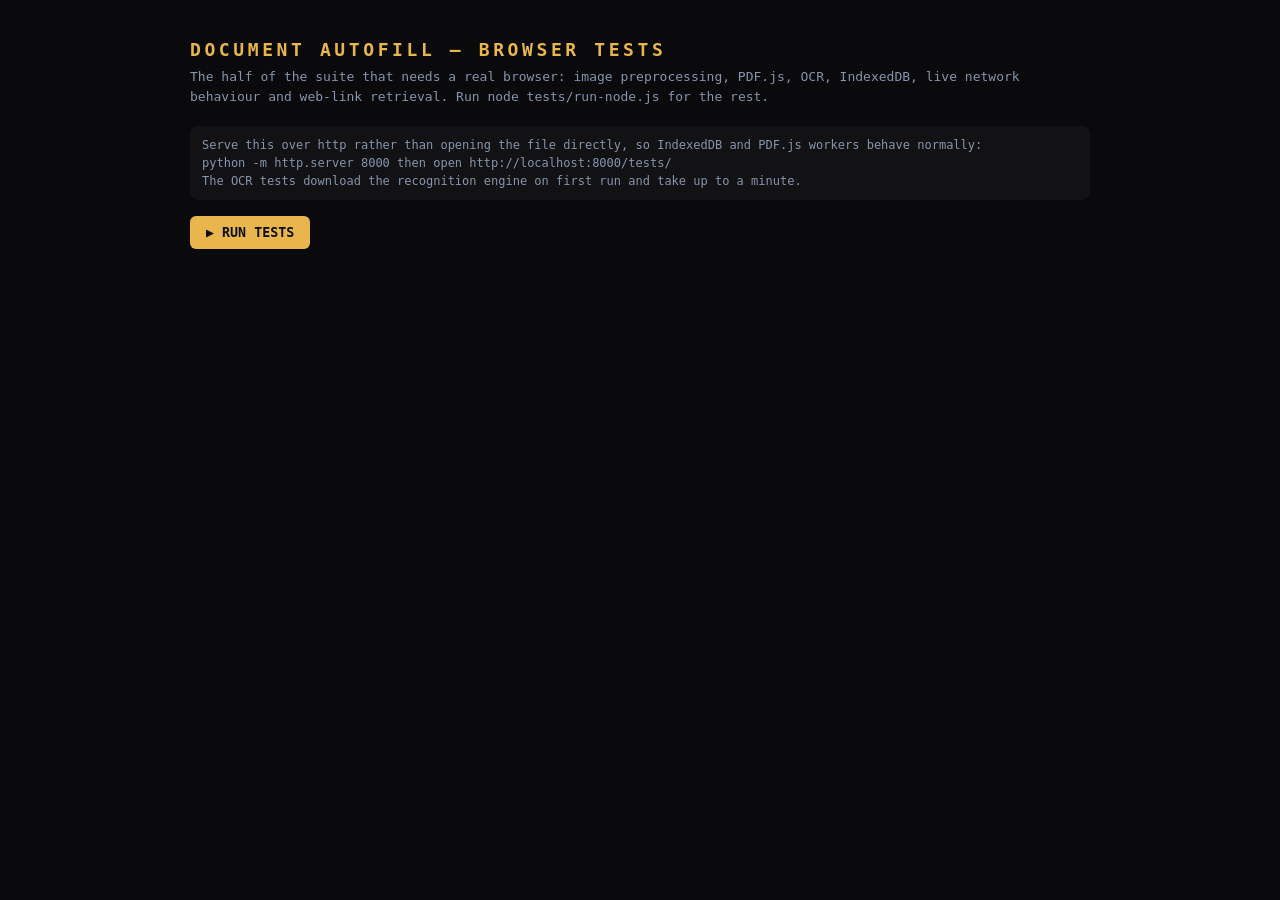
<file: tests/index.html>
<!DOCTYPE html>
<html lang="en">
<head>
<meta charset="UTF-8">
<meta name="viewport" content="width=device-width, initial-scale=1.0">
<title>Document autofill — browser tests</title>
<style>
  body { background:#0a0a0d; color:#e2e8f0; font-family:'DM Mono',ui-monospace,monospace;
         padding:24px; max-width:900px; margin:0 auto; line-height:1.5; }
  h1 { font-size:18px; letter-spacing:0.2em; color:#E8B64C; margin-bottom:4px; }
  .sub { font-size:13px; color:#8794ab; margin-bottom:20px; }
  .suite { font-size:12px; letter-spacing:0.2em; color:#94a3b8; font-weight:700;
           margin:20px 0 8px; border-bottom:1px solid rgba(255,255,255,0.1); padding-bottom:5px; }
  .t { font-size:13px; padding:3px 0; }
  .pass::before { content:"PASS  "; color:#10b981; font-weight:700; }
  .fail::before { content:"FAIL  "; color:#ef4444; font-weight:700; }
  .skip::before { content:"SKIP  "; color:#f59e0b; font-weight:700; }
  .detail { color:#8794ab; font-size:12px; padding-left:52px; }
  #summary { margin-top:24px; padding:14px 16px; border-radius:10px; font-size:15px; font-weight:700; }
  .okbox { background:rgba(16,185,129,0.12); border:1px solid #10b981; color:#10b981; }
  .badbox { background:rgba(239,68,68,0.12); border:1px solid #ef4444; color:#ef4444; }
  button { background:#E8B64C; color:#0d0d10; border:none; border-radius:6px; padding:9px 16px;
           font-weight:800; cursor:pointer; font-family:inherit; margin-bottom:16px; }
  canvas { border:1px solid rgba(255,255,255,0.15); border-radius:6px; margin:6px 6px 0 0; }
  .note { font-size:12px; color:#8794ab; background:rgba(255,255,255,0.03); padding:10px 12px;
          border-radius:8px; margin-bottom:16px; }
</style>
</head>
<body>

<h1>DOCUMENT AUTOFILL — BROWSER TESTS</h1>
<div class="sub">The half of the suite that needs a real browser: image preprocessing, PDF.js,
OCR, IndexedDB, live network behaviour and web-link retrieval. Run <code>node tests/run-node.js</code> for the rest.</div>

<div class="note">
  Serve this over http rather than opening the file directly, so IndexedDB and PDF.js workers behave
  normally:<br>
  <code>python -m http.server 8000</code> then open <code>http://localhost:8000/tests/</code><br>
  The OCR tests download the recognition engine on first run and take up to a minute.
</div>

<button onclick="runAll()">▶ RUN TESTS</button>
<div id="out"></div>
<div id="summary"></div>
<div id="scratch"></div>

<script src="../js/doc/util.js"></script>
<script src="../js/doc/validators.js"></script>
<script src="../js/doc/business-matcher.js"></script>
<script src="../js/doc/classifier.js"></script>
<script src="../js/doc/extractors.js"></script>
<script src="../js/doc/mapping.js"></script>
<script src="../js/doc/image.js"></script>
<script src="../js/doc/pdf.js"></script>
<script src="../js/doc/ocr.js"></script>
<script src="../js/doc/store.js"></script>
<script src="../js/doc/pipeline.js"></script>
<script src="../js/doc/transaction.js"></script>
<script src="../js/doc/review-ui.js"></script>
<script src="../js/doc/link-url.js"></script>
<script src="../js/doc/link-html.js"></script>
<script src="../js/doc/link-fetch.js"></script>
<script src="../js/doc/link-classifier.js"></script>
<script src="../js/doc/link-extractors.js"></script>
<script src="../js/doc/link-store.js"></script>
<script src="../js/doc/link-pipeline.js"></script>
<script src="../js/doc/link-review.js"></script>
<script src="../js/doc/browser-helper-bridge.js"></script>

<script>
/* ---------- harness ---------- */
var passed = 0, failed = 0, skipped = 0;
var out = document.getElementById("out");

function suite(name) {
  var d = document.createElement("div");
  d.className = "suite"; d.textContent = name;
  out.appendChild(d);
}
function ok(cond, label, detail) {
  var d = document.createElement("div");
  d.className = "t " + (cond ? "pass" : "fail");
  d.textContent = label;
  out.appendChild(d);
  if (cond) passed++; else { failed++; if (detail) addDetail(detail); }
}
function skip(label, why) {
  var d = document.createElement("div");
  d.className = "t skip"; d.textContent = label;
  out.appendChild(d); skipped++;
  if (why) addDetail(why);
}
function addDetail(text) {
  var d = document.createElement("div");
  d.className = "detail"; d.textContent = text;
  out.appendChild(d);
}
function eq(got, want, label) {
  ok(JSON.stringify(got) === JSON.stringify(want), label,
     "got " + JSON.stringify(got) + ", want " + JSON.stringify(want));
}
function show(canvas, label) {
  var wrap = document.getElementById("scratch");
  var c = document.createElement("canvas");
  c.width = 160; c.height = Math.round(160 * canvas.height / canvas.width);
  c.title = label;
  c.getContext("2d").drawImage(canvas, 0, 0, c.width, c.height);
  wrap.appendChild(c);
}

/* ---------- fixture builders ---------- */

// A minimal but genuinely valid PDF with selectable text, built byte by byte
// so the digital-PDF path is exercised without shipping a binary fixture.
function buildPdf(pageTexts) {
  var objects = [], offsets = [];
  var pageIds = pageTexts.map(function (_, i) { return 4 + i * 2; });

  objects.push("1 0 obj\n<< /Type /Catalog /Pages 2 0 R >>\nendobj\n");
  objects.push("2 0 obj\n<< /Type /Pages /Kids [" +
    pageIds.map(function (id) { return id + " 0 R"; }).join(" ") +
    "] /Count " + pageTexts.length + " >>\nendobj\n");
  objects.push("3 0 obj\n<< /Type /Font /Subtype /Type1 /BaseFont /Helvetica >>\nendobj\n");

  pageTexts.forEach(function (lines, i) {
    var id = pageIds[i], contentId = id + 1;
    objects.push(id + " 0 obj\n<< /Type /Page /Parent 2 0 R /MediaBox [0 0 612 792] " +
      "/Resources << /Font << /F1 3 0 R >> >> /Contents " + contentId + " 0 R >>\nendobj\n");
    var stream = "BT /F1 12 Tf\n";
    lines.forEach(function (line, n) {
      stream += "1 0 0 1 60 " + (720 - n * 18) + " Tm (" +
        String(line).replace(/([\\()])/g, "\\$1") + ") Tj\n";
    });
    stream += "ET";
    objects.push(contentId + " 0 obj\n<< /Length " + stream.length + " >>\nstream\n" + stream + "\nendstream\nendobj\n");
  });

  var pdf = "%PDF-1.4\n", i;
  for (i = 0; i < objects.length; i++) { offsets.push(pdf.length); pdf += objects[i]; }
  var xrefAt = pdf.length;
  pdf += "xref\n0 " + (objects.length + 1) + "\n0000000000 65535 f \n";
  for (i = 0; i < offsets.length; i++) {
    pdf += ("0000000000" + offsets[i]).slice(-10) + " 00000 n \n";
  }
  pdf += "trailer\n<< /Size " + (objects.length + 1) + " /Root 1 0 R >>\nstartxref\n" + xrefAt + "\n%%EOF";

  var bytes = new Uint8Array(pdf.length);
  for (i = 0; i < pdf.length; i++) bytes[i] = pdf.charCodeAt(i) & 0xff;
  return new File([bytes], "test.pdf", { type: "application/pdf" });
}

// A page of rendered text as an image, optionally rotated, blurred or faded —
// the scanned / photographed cases.
function buildImage(lines, opts) {
  opts = opts || {};
  var w = opts.width || 1000, h = opts.height || 700;
  var c = document.createElement("canvas");
  c.width = w; c.height = h;
  var ctx = c.getContext("2d");
  ctx.fillStyle = opts.bg || "#ffffff";
  ctx.fillRect(0, 0, w, h);

  if (opts.rotate) {
    ctx.translate(w / 2, h / 2);
    ctx.rotate(opts.rotate * Math.PI / 180);
    ctx.translate(-w / 2, -h / 2);
  }
  ctx.fillStyle = opts.fg || "#000000";
  ctx.font = (opts.fontSize || 26) + "px Georgia, serif";
  lines.forEach(function (line, i) {
    ctx.fillText(line, 60, 80 + i * (opts.lineHeight || 40));
  });

  if (opts.blur) {
    var b = document.createElement("canvas");
    b.width = w; b.height = h;
    var bctx = b.getContext("2d");
    bctx.filter = "blur(" + opts.blur + "px)";
    bctx.drawImage(c, 0, 0);
    return b;
  }
  return c;
}

function canvasToFile(canvas, name, type) {
  return new Promise(function (res) {
    canvas.toBlob(function (blob) { res(new File([blob], name, { type: type || "image/png" })); }, type || "image/png");
  });
}

var PROFILES = {
  centauri: { bp: { legalName: "Centauri World LLC", ein: "88-1234567" }, fin: {} },
  keypr: { bp: { legalName: "Keypr On Company", ein: "91-7654321" }, fin: {} }
};

function freshState() {
  return {
    bp: { centauri: {}, keypr: {} }, fin: { centauri: {}, keypr: {} },
    strength: { centauri: {}, keypr: {} }, strengthData: { centauri: {}, keypr: {} },
    strengthFiles: { centauri: {}, keypr: {} },
    docs: {
      centauri: { files: [], links: [], dnb: [], scan: { files: [] } },
      keypr: { files: [], links: [], dnb: [], scan: { files: [] } }
    },
    docaiHistory: { centauri: {}, keypr: {} }
  };
}

/* ---------- network watch ----------
   Every fetch and XHR is recorded for the duration of the run so the suite
   can assert that no document bytes were sent anywhere. */
var netLog = [];
(function () {
  var realFetch = window.fetch;
  window.fetch = function (input, init) {
    var url = typeof input === "string" ? input : (input && input.url) || "";
    netLog.push({ via: "fetch", url: url, hasBody: !!(init && init.body) });
    return realFetch.apply(this, arguments);
  };
  var realOpen = XMLHttpRequest.prototype.open;
  var realSend = XMLHttpRequest.prototype.send;
  XMLHttpRequest.prototype.open = function (m, u) { this.__url = u; return realOpen.apply(this, arguments); };
  XMLHttpRequest.prototype.send = function (body) {
    netLog.push({ via: "xhr", url: this.__url || "", hasBody: body != null });
    return realSend.apply(this, arguments);
  };
})();

/* ============================================================
   the tests
   ============================================================ */
async function runAll() {
  out.innerHTML = ""; document.getElementById("scratch").innerHTML = "";
  document.getElementById("summary").textContent = "";
  passed = failed = skipped = 0; netLog = [];

  await testHashing();
  await testStore();
  await testExif();
  await testImagePrep();
  await testDigitalPdf();
  await testMultipagePdf();
  await testCorruptPdf();
  await testOcrImage();
  await testScannedPdf();
  await testEndToEnd();
  await testLinkDom();
  await testLinkSafety();
  await testBrowserHelper();
  await testLinkLive();
  await testLinkEndToEnd();
  testNetwork();

  var s = document.getElementById("summary");
  s.className = failed ? "badbox" : "okbox";
  s.textContent = failed
    ? failed + " failed · " + passed + " passed" + (skipped ? " · " + skipped + " skipped" : "")
    : "All " + passed + " checks passed" + (skipped ? " (" + skipped + " skipped)" : "") + ".";
}

/* ---------- hashing in the browser ---------- */
async function testHashing() {
  suite("SHA-256 — WebCrypto path matches the pure-JS fallback");
  var bytes = new TextEncoder().encode("abc");
  var viaCrypto = await DOCAI.util.sha256(bytes);
  eq(viaCrypto, "ba7816bf8f01cfea414140de5dae2223b00361a396177a9cb410ff61f20015ad",
     "known vector for 'abc'");
  eq(DOCAI.util.sha256Sync(bytes), viaCrypto, "the fallback agrees with WebCrypto");

  var f = new File([new Uint8Array([1, 2, 3, 4, 5])], "x.bin");
  var h1 = await DOCAI.util.hashFile(f);
  var h2 = await DOCAI.util.hashFile(new File([new Uint8Array([1, 2, 3, 4, 5])], "y.bin"));
  eq(h1, h2, "identical bytes hash identically regardless of filename");
  var h3 = await DOCAI.util.hashFile(new File([new Uint8Array([1, 2, 3, 4, 6])], "z.bin"));
  ok(h1 !== h3, "one changed byte changes the hash");
}

/* ---------- IndexedDB ---------- */
async function testStore() {
  suite("IndexedDB blob storage");
  try {
    var big = new Uint8Array(5 * 1024 * 1024);   // 5 MB — over the old 3 MB cliff
    big.fill(7);
    var file = new File([big], "large.pdf", { type: "application/pdf" });
    var id = "test-blob-" + Date.now();

    await DOCAI.store.putBlob(id, file);
    var back = await DOCAI.store.getBlob(id);
    ok(!!back, "a 5 MB file stores and reads back");
    eq(back.size, file.size, "…at its original size, not degraded to a reference");
    eq(back.type, "application/pdf", "…with its type intact");

    await DOCAI.store.putText(id, [{ page: 1, text: "hello", source: "embedded" }]);
    var t = await DOCAI.store.getText(id);
    eq(t[0].text, "hello", "extracted text round-trips");

    await DOCAI.store.deleteBlob(id);
    await DOCAI.store.deleteText(id);
    eq(await DOCAI.store.getBlob(id), null, "delete removes the blob");
    eq(await DOCAI.store.getText(id), null, "delete removes the text");
  } catch (e) {
    skip("IndexedDB tests", "IndexedDB unavailable: " + e.message + " (open over http://, not file://)");
  }
}

/* ---------- EXIF ---------- */
async function testExif() {
  suite("EXIF orientation");
  var c = buildImage(["orientation probe"], { width: 400, height: 300 });
  var jpeg = await canvasToFile(c, "p.jpg", "image/jpeg");
  var ab = await jpeg.arrayBuffer();
  var o = DOCAI.image.readExifOrientation(ab);
  ok(o >= 1 && o <= 8, "a canvas JPEG reports a valid orientation (" + o + ")");

  var png = await canvasToFile(c, "p.png", "image/png");
  eq(DOCAI.image.readExifOrientation(await png.arrayBuffer()), 1,
     "a PNG has no EXIF and is treated as upright");
  eq(DOCAI.image.readExifOrientation(new ArrayBuffer(2)), 1, "a truncated file does not throw");
}

/* ---------- image preprocessing ---------- */
async function testImagePrep() {
  suite("Image preprocessing — skew, quality, non-destructiveness");

  var straight = buildImage(["Name of the limited liability company: CENTAURI WORLD LLC",
                             "Document Number: L24000999001", "Date Filed: 03/07/2024"]);
  var skewRes = DOCAI.image.detectSkew(straight);
  ok(Math.abs(skewRes.angle) <= 1.5, "a straight page reports little or no skew (" + skewRes.angle + "°)");

  var tilted = buildImage(["Name of the limited liability company: CENTAURI WORLD LLC",
                           "Document Number: L24000999001", "Date Filed: 03/07/2024"], { rotate: 4 });
  var tiltRes = DOCAI.image.detectSkew(tilted);
  show(tilted, "tilted 4°");
  ok(tiltRes.angle !== 0, "a tilted page is detected as skewed (" + tiltRes.angle.toFixed(1) + "°)");

  var sharp = DOCAI.image.assess(straight);
  var blurry = DOCAI.image.assess(buildImage(["blurry text sample here"], { blur: 4 }));
  ok(blurry.focus < sharp.focus, "a blurred page scores lower for focus than a sharp one");
  ok(blurry.warnings.length > 0, "…and produces a readable warning");
  addDetail(blurry.warnings[0] || "");

  var faint = DOCAI.image.assess(buildImage(["faint low contrast text"], { fg: "#c8c8c8" }));
  ok(faint.contrastSpread < sharp.contrastSpread, "a faint page scores lower for contrast");

  var file = await canvasToFile(straight, "photo.png");
  var beforeSize = file.size;
  var prep = await DOCAI.image.prepare(file);
  show(prep.canvas, "preprocessed");
  eq(file.size, beforeSize, "the original File object is not modified");
  ok(prep.canvas !== straight, "preprocessing produces a separate canvas");
  ok(prep.steps.length >= 3, "every step taken is recorded for display");
  prep.steps.forEach(function (s) { addDetail("· " + s); });
}

/* ---------- digital PDF ---------- */
async function testDigitalPdf() {
  suite("Digital PDF — embedded text is used, no OCR needed");
  try {
    var pdf = buildPdf([[
      "STATE OF ILLINOIS",
      "ARTICLES OF ORGANIZATION",
      "Name of the limited liability company: CENTAURI WORLD LLC",
      "Document Number: L24000999001",
      "Date Filed: 03/07/2024",
      "State of Organization: Illinois"
    ]]);

    var state = freshState();
    var proposal = await DOCAI.pipeline.run(pdf, { state: state, profiles: PROFILES, onStatus: function () {} });

    eq(proposal.pageCount, 1, "one page read");
    eq(proposal.pages[0].source, "embedded", "text came from the embedded layer, not OCR");
    ok(proposal.notes.join(" ").indexOf("no image recognition") >= 0, "…and the note says so");
    eq(proposal.classification.typeId, "articles", "classified as articles of organization");
    eq(proposal.business.business, "centauri", "matched to Centauri World LLC");
    var legal = proposal.candidates.filter(function (c) { return c.dest === "bp.legalName"; })[0];
    ok(!!legal, "legal name extracted");
    ok(legal && legal.value.indexOf("CENTAURI WORLD LLC") >= 0, "…with the right value");
    ok(legal && legal.bbox, "…and a bounding box from the PDF text positions");
  } catch (e) {
    ok(false, "digital PDF pipeline", e.message);
  }
}

async function testMultipagePdf() {
  suite("Multipage PDF — every page is read and page numbers are kept");
  try {
    var pdf = buildPdf([
      ["FIRST EXAMPLE BANK", "Statement Period: 03/01/2024 - 03/31/2024", "Bank Name: First Example Bank"],
      ["Account Type: Business Checking", "Account Number: 000123456789"],
      ["Routing Number: 990000013", "Ending Balance $17,810.30"]
    ]);
    var proposal = await DOCAI.pipeline.run(pdf, { state: freshState(), profiles: PROFILES, onStatus: function () {} });

    eq(proposal.pageCount, 3, "all three pages were processed");
    var routing = proposal.candidates.filter(function (c) { return c.dest === "fin.routingNumber"; })[0];
    ok(!!routing, "a value on the last page is still found");
    eq(routing && routing.page, 3, "…and reports the page it came from");
    var acct = proposal.candidates.filter(function (c) { return c.dest === "fin.acctNumber"; })[0];
    eq(acct && acct.page, 2, "a value on page 2 reports page 2");
    eq(proposal.classification.typeId, "bank_statement", "classified across the whole document");
  } catch (e) {
    ok(false, "multipage PDF", e.message);
  }
}

async function testCorruptPdf() {
  suite("Corrupt PDF — a clear error, not a stack trace");
  var junk = new File([new Uint8Array([37, 80, 68, 70, 1, 2, 3, 4, 5])], "broken.pdf", { type: "application/pdf" });
  try {
    await DOCAI.pipeline.run(junk, { state: freshState(), profiles: PROFILES, onStatus: function () {} });
    ok(false, "a corrupt PDF should be rejected");
  } catch (e) {
    ok(/corrupt|not a valid|couldn't open/i.test(e.message), "the error is in plain language");
    addDetail(e.message);
  }

  suite("File gate");
  var gate = DOCAI.pipeline.validateFile(new File([""], "empty.pdf", { type: "application/pdf" }));
  ok(!gate.ok, "an empty file is rejected");
  var exe = DOCAI.pipeline.validateFile(new File(["x"], "thing.exe", { type: "application/octet-stream" }));
  ok(!exe.ok, "an unsupported type is rejected");
  addDetail(exe.error);
  ok(DOCAI.pipeline.validateFile(new File(["x"], "a.png", { type: "image/png" })).ok, "a PNG is accepted");
}

/* ---------- OCR ---------- */
async function testOcrImage() {
  suite("OCR — photographed document (downloads the engine on first run)");
  try {
    var canvas = buildImage([
      "INTERNAL REVENUE SERVICE",
      "EMPLOYER IDENTIFICATION NUMBER: 91-7654321",
      "KEYPR ON COMPANY"
    ], { fontSize: 30, lineHeight: 56 });
    var file = await canvasToFile(canvas, "ein.png");

    var proposal = await DOCAI.pipeline.run(file, { state: freshState(), profiles: PROFILES, onStatus: function () {} });
    ok(proposal.textLength > 20, "text was recognised from the image (" + proposal.textLength + " chars)");
    addDetail(proposal.pages[0].text.replace(/\s+/g, " ").slice(0, 160));

    var ein = proposal.candidates.filter(function (c) { return c.dest === "bp.ein"; })[0];
    if (ein) {
      eq(ein.value, "91-7654321", "the EIN was read correctly");
      eq(ein.page, 1, "…on page 1");
      ok(ein.excerpt.length > 0, "…with a source excerpt");
    } else {
      skip("EIN extraction from OCR", "OCR did not resolve the number cleanly on this machine — " +
        "the pipeline correctly produced no candidate rather than guessing");
    }
    ok(proposal.business.business === "keypr" || proposal.business.requiresManualChoice,
       "business is either matched or referred for manual choice — never guessed");
  } catch (e) {
    skip("OCR image test", "engine unavailable: " + e.message);
  }
}

async function testScannedPdf() {
  suite("Scanned and mixed PDFs");
  try {
    // A PDF whose only page is an image: no embedded text at all.
    var canvas = buildImage(["CERTIFICATE OF GOOD STANDING", "is in good standing"], { fontSize: 30 });
    var imgFile = await canvasToFile(canvas, "scan.png");
    var proposal = await DOCAI.pipeline.run(imgFile, { state: freshState(), profiles: PROFILES, onStatus: function () {} });
    ok(proposal.pages[0].source === "ocr", "an image-only document goes through recognition");

    // Mixed: page 1 has text, page 2 would need OCR. The builder only makes
    // text pages, so this asserts the detection flag rather than the OCR run.
    var mixed = buildPdf([["Bank Name: First Example Bank"], [" "]]);
    var ab = await mixed.arrayBuffer();
    var r = await DOCAI.pdf.extractPages(ab, function () {});
    eq(r.pages.length, 2, "both pages are enumerated");
    eq(r.pages[0].needsOcr, false, "the text page is not marked for OCR");
    eq(r.pages[1].needsOcr, true, "the empty page is marked as needing OCR");
  } catch (e) {
    skip("scanned PDF test", e.message);
  }
}

/* ---------- end to end through real storage ---------- */
async function testEndToEnd() {
  suite("End to end — upload, review, save, verify, undo (real IndexedDB)");
  try {
    var state = freshState();
    state.bp.centauri.legalName = "Centauri World LLC";

    var pdf = buildPdf([[
      "FIRST EXAMPLE BANK",
      "Bank Name: First Example Bank",
      "Statement Period: 03/01/2024 - 03/31/2024",
      "Account Summary",
      "Account Type: Business Checking",
      "Account Number: 000123456789",
      "Routing Number: 990000013",
      "Beginning Balance $12,500.00",
      "Ending Balance $17,810.30",
      "CENTAURI WORLD LLC"
    ]]);

    var proposal = await DOCAI.pipeline.run(pdf, { state: state, profiles: PROFILES, onStatus: function () {} });
    eq(proposal.business.business, "centauri", "1. business detected from the document");
    eq(proposal.classification.typeId, "bank_statement", "2. classified as a bank statement");

    var stateBefore = JSON.stringify(state);

    // Nothing has been written yet — this is the guarantee the review screen rests on.
    eq(Object.keys(state.fin.centauri).length, 0, "3. extraction alone wrote nothing");
    eq(state.docs.centauri.files.length, 0, "4. …and filed nothing");

    var journal = await DOCAI.transaction.save(state, proposal, {
      biz: "centauri", docType: "bank_statement", docTypeLabel: "Bank Statement",
      category: "banking", saveDocument: true,
      fields: [
        { dest: "fin.bankName", value: "First Example Bank", resolution: "replace" },
        { dest: "fin.routingNumber", value: "990000013", resolution: "replace" }
      ]
    }, {});

    eq(state.fin.centauri.bankName, "First Example Bank", "5. the ticked value saved");
    eq(state.fin.centauri.acctNumber, undefined, "6. the unticked value did not");
    eq(state.docs.centauri.files.length, 1, "7. the document is filed under Centauri");
    eq(state.docs.keypr.files.length, 0, "8. and nothing reached Keypr");

    var rec = state.docs.centauri.files[0];
    var blob = await DOCAI.store.getBlob(rec.blobId);
    ok(!!blob, "9. the original file is retrievable from storage");
    eq(blob.size, pdf.size, "10. …byte-for-byte the same size");
    eq(rec.dataUri, null, "11. no base64 copy is held in state");

    var text = await DOCAI.store.getText(rec.textRef);
    ok(!!text && text.length === 1, "12. the extracted text is stored outside state");
    ok(JSON.stringify(state).indexOf("Beginning Balance") < 0, "13. …and not inside it");

    var r = await DOCAI.transaction.undo(state, {});
    ok(r.ok, "14. undo succeeds");
    eq(JSON.stringify(state), stateBefore, "15. state is restored byte-for-byte");
    eq(await DOCAI.store.getBlob(rec.blobId), null, "16. the stored blob is cleaned up");
  } catch (e) {
    ok(false, "end-to-end run", e.message + "\n" + (e.stack || ""));
  }
}


/* ============================================================
   Autofill from Link — the browser half
   ============================================================ */

function fetchFixture(name) {
  return fetch("fixtures/" + name).then(function (r) { return r.text(); });
}

function freshLinkState() {
  var s = freshState();
  s.bp.centauri = { legalName: "Centauri World LLC" };
  s.bp.keypr = { legalName: "Keypr On Company" };
  s.docs.centauri.web = []; s.docs.keypr.web = [];
  return s;
}
function linkProfiles(s) {
  return { centauri: { bp: s.bp.centauri, fin: s.fin.centauri },
           keypr: { bp: s.bp.keypr, fin: s.fin.keypr } };
}

/* ---------- DOMParser path ----------
   Node exercises the string fallback; this is the path that actually runs. */
async function testLinkDom() {
  suite("Link — HTML read through DOMParser (the real path)");
  ok(typeof DOMParser === "function", "DOMParser is available, so the inert-document path is used");

  var html = await fetchFixture("web-official-centauri.html");
  window.__pageScriptRan = undefined;
  var p = DOCAI.linkHtml.parse(html, "https://centauri-world.test/");

  eq(p.title, "Centauri World LLC — Official Site", "title read");
  eq(typeof window.__pageScriptRan, "undefined", "the page's inline script did not execute");
  eq(document.title, "Document autofill — browser tests", "…and could not rewrite this page's title");
  ok(p.text.indexOf("Home About Contact") < 0, "nav is stripped by the DOM path");
  ok(p.text.indexOf("This site uses cookies") < 0, "a cookie banner is stripped by class name");
  ok(p.text.indexOf("limited liability company") >= 0, "real body text survives");
  ok(p.text.indexOf("__pageScriptRan") < 0, "script source is not left in the text");
  eq(p.organization.legalName, "Centauri World LLC", "JSON-LD organization read");

  var hidden = DOCAI.linkHtml.parse(
    '<html><body><p>visibletext</p><div hidden>secretone</div>' +
    '<span aria-hidden="true">secrettwo</span></body></html>', "https://x.test/");
  ok(hidden.text.indexOf("visibletext") >= 0, "visible text is kept");
  ok(hidden.text.indexOf("secretone") < 0, "hidden elements are dropped");
  ok(hidden.text.indexOf("secrettwo") < 0, "aria-hidden elements are dropped");
}

/* ---------- safety ---------- */
async function testLinkSafety() {
  suite("Link — remote HTML cannot act on the dashboard");
  var hostile = await fetchFixture("web-hostile.html");
  window.__hostileRan = undefined;
  window.__hostileImg = undefined;
  var before = ({}).polluted;

  var p = DOCAI.linkHtml.parse(hostile, "https://hostile.test/");
  await new Promise(function (r) { setTimeout(r, 60); });   // let any async handler try

  eq(typeof window.__hostileRan, "undefined", "inline script never ran");
  eq(typeof window.__hostileImg, "undefined", "img onerror never fired — no subresource was requested");
  eq(({}).polluted, before, "Object.prototype was not polluted by the JSON-LD payload");
  eq(document.querySelectorAll("iframe").length, 0, "no iframe from the page entered this document");
  ok(p.organization && p.organization.name === "Sneaky Corp", "the safe parts of its JSON-LD still read");

  suite("Link — unsafe URLs can never become clickable");
  var el = document.createElement("div");
  // The renderer's output is inspected here; the app renders the same string.
  el.innerHTML = DOCAI.linkReview.linkHtml("javascript:alert(1)", "click me");
  eq(el.querySelectorAll("a").length, 0, "a javascript: URL produces no anchor at all");
  ok(el.textContent.indexOf("not a safe link") >= 0, "…and says why");

  el.innerHTML = DOCAI.linkReview.linkHtml("https://example.test/x", "safe");
  var a = el.querySelector("a");
  ok(!!a, "an https URL produces an anchor");
  eq(a.getAttribute("target"), "_blank", "…opening in a new tab");
  ok((a.getAttribute("rel") || "").indexOf("noopener") >= 0, "…with noopener");
  ok((a.getAttribute("rel") || "").indexOf("noreferrer") >= 0, "…and noreferrer");

  suite("Link — page text is escaped, never injected");
  window.__escapeFail = undefined;
  el.innerHTML = DOCAI.linkReview.linkHtml("https://example.test/x",
    '<img src=x onerror="window.__escapeFail=true">');
  await new Promise(function (r) { setTimeout(r, 40); });
  eq(typeof window.__escapeFail, "undefined", "markup in a page title cannot execute when displayed");
  eq(el.querySelectorAll("img").length, 0, "…and produces no element");
}

async function testBrowserHelper() {
  suite("Link — browser-helper bridge");
  var capture = {
    kind: "page-capture",
    version: 1,
    url: "https://registry.test/entity/123",
    title: "Registry Record",
    canonical: "https://registry.test/entity/123",
    text: "Entity Name: SAMPLE COMPANY\nDocument Number: X123\nStatus: ACTIVE",
    meta: { description: "Public registration record" },
    jsonld: [JSON.stringify({ "@type": "Corporation", name: "SAMPLE COMPANY" })],
    capturedAt: Date.now()
  };
  var checked = DOCAI.browserHelper.validate(capture);
  ok(checked.ok, "a valid extension capture is accepted");
  eq(checked.capture.url, capture.url, "the original source URL survives the bridge");

  var inert = DOCAI.browserHelper.toInertHtml(checked.capture);
  var parsed = DOCAI.linkHtml.parse(inert, capture.url);
  eq(parsed.title, "Registry Record", "the captured title reaches the inert parser");
  ok(parsed.text.indexOf("Document Number: X123") >= 0, "rendered visible text reaches extraction");
  eq(parsed.organization.name, "SAMPLE COMPANY", "safe JSON-LD survives the bridge");
  ok(inert.indexOf("<iframe") < 0 && inert.indexOf("onerror=") < 0,
    "the generated document contains no active page markup");

  var received = null, receiveError = null;
  var remove = DOCAI.browserHelper.install(function (value, error) {
    received = value; receiveError = error;
  });
  window.postMessage({
    channel: DOCAI.browserHelper.CHANNEL,
    type: "IMPORT_CAPTURE",
    payload: capture
  }, location.origin);
  await new Promise(function (resolve) { setTimeout(resolve, 50); });
  remove();
  ok(!receiveError && received && received.url === capture.url,
    "the extension message is accepted only through the named same-origin channel");
}

/* ---------- live network behaviour ---------- */
async function testLinkLive() {
  suite("Link — a permitted page really is retrieved");
  var st = freshLinkState();
  // Same-origin, so the browser allows the read: this exercises the real
  // success path rather than a stub.
  var p = await DOCAI.linkPipeline.run(location.origin + "/tests/fixtures/web-gov-registration.html",
    { state: st, profiles: linkProfiles(st), onStatus: function () {} });

  eq(p.retrievalStatus, "retrieved", "a permitted page is retrieved");
  eq(p.classification.typeId, "gov_registration", "…classified from its content");
  eq(p.business.business, "centauri", "…matched to the right business");
  var reg = p.candidates.filter(function (c) { return c.dest === "bp.stateRegNum"; })[0];
  ok(!!reg, "…and values extracted");
  eq(reg && reg.value, "L24000999001", "…with the right value");
  ok(reg && reg.web.sourceUrl.indexOf("web-gov-registration.html") >= 0, "…carrying the source URL");
  eq(p.contentHash.length, 64, "…and a content hash");

  suite("Link — a cross-origin page fails honestly");
  var blocked = await DOCAI.linkPipeline.run("https://cors-blocked.invalid/page",
    { state: st, profiles: linkProfiles(st), onStatus: function () {}, timeoutMs: 8000 });
  ok(blocked.retrievalStatus === "blocked" || blocked.retrievalStatus === "error",
     "a page the browser will not let us read is reported as unread");
  eq(blocked.candidates.length, 0, "no values are proposed for it");
  eq(blocked.business.business, null, "no business is claimed for it");
  ok(blocked.fallbacks.length >= 4, "safe alternatives are offered");
  addDetail(blocked.retrievalReason);

  suite("Link — pasted text works when retrieval does not");
  var html = await fetchFixture("web-gov-registration.html");
  var pasted = await DOCAI.linkPipeline.run("https://cors-blocked.invalid/page",
    { state: st, profiles: linkProfiles(st), onStatus: function () {}, pastedText: html });
  eq(pasted.retrievalStatus, "pasted", "the pasted path reports itself honestly");
  var r2 = pasted.candidates.filter(function (c) { return c.dest === "bp.stateRegNum"; })[0];
  ok(!!r2 && r2.value === "L24000999001", "…and extracts the same values");
}

/* ---------- end to end with real IndexedDB ---------- */
async function testLinkEndToEnd() {
  suite("Link end to end — analyze, review, save, open, undo (real IndexedDB)");
  try {
    var st = freshLinkState();
    var url = location.origin + "/tests/fixtures/web-official-centauri.html";

    var p = await DOCAI.linkPipeline.run(url, { state: st, profiles: linkProfiles(st), onStatus: function () {} });
    eq(p.business.business, "centauri", "1. business detected from page evidence");
    eq(p.classification.typeId, "official_site", "2. classified as the official site");
    ok(p.candidates.length >= 4, "3. candidates produced with evidence");

    var before = JSON.stringify(st);
    eq(DOCAI.linkStore.list(st, "centauri").length, 0, "4. analysing alone saved nothing");
    eq(Object.keys(st.bp.centauri).length, 1, "5. …and wrote no fields");

    var duns = p.candidates.filter(function (c) { return c.dest === "bp.duns"; })[0];
    var naics = p.candidates.filter(function (c) { return c.dest === "bp.naics"; })[0];
    eq(duns && duns.confidence, "High", "6. a structured-data value rates High");

    var journal = await DOCAI.transaction.saveLink(st, p, {
      biz: "centauri",
      siteType: p.classification.typeId,
      siteTypeLabel: p.classification.label,
      category: p.classification.category,
      checkpoint: DOCAI.linkClassifier.byId(p.classification.typeId).checkpoint,
      keepText: true,
      fields: [
        { dest: "bp.duns", value: duns.value, resolution: "replace" },
        { dest: "bp.naics", value: naics.value, resolution: "replace" }
      ]
    }, {});

    eq(st.bp.centauri.duns, "12-345-6789", "7. the saved value is written");
    eq(st.bp.centauri.phone, undefined, "8. an unsaved value is not written");
    eq(DOCAI.linkStore.list(st, "centauri").length, 1, "9. the link is filed under Centauri");
    eq(DOCAI.linkStore.list(st, "keypr").length, 0, "10. and nothing reached Keypr");

    var rec = DOCAI.linkStore.list(st, "centauri")[0];
    eq(rec.linkedFields, ["bp.duns", "bp.naics"], "11. the record names the fields it supports");
    ok(rec.linkedCheckpoints.indexOf("website") >= 0, "12. and the checkpoint its page type evidences");
    ok(DOCAI.linkUrl.safeHref(rec.finalUrl || rec.url) !== "#", "13. the saved link is safe to open");

    var stored = await DOCAI.linkStore.getText(rec.textRef);
    ok(!!stored && stored.indexOf("limited liability company") >= 0,
       "14. the page text is retrievable from IndexedDB");
    ok(JSON.stringify(st).indexOf("All rights reserved") < 0,
       "15. …and is not in application state");

    var r = await DOCAI.transaction.undo(st, {});
    ok(r.ok, "16. undo succeeds");
    eq(JSON.stringify(st), before, "17. state restored byte-for-byte");
    eq(await DOCAI.linkStore.getText(rec.textRef), null, "18. the stored text is cleaned up");
  } catch (e) {
    ok(false, "link end-to-end run", e.message + "\n" + (e.stack || ""));
  }
}

/* ---------- network ---------- */
function testNetwork() {
  suite("Network — documents never leave the browser");
  var external = netLog.filter(function (r) {
    return /^https?:\/\//i.test(r.url) && r.url.indexOf(location.origin) !== 0;
  });
  var uploads = external.filter(function (r) { return r.hasBody; });

  eq(uploads.length, 0, "no request with a body was sent to any external host");
  if (external.length) {
    addDetail("External GETs observed (library code and requested pages): " +
      external.map(function (r) { return r.url.split("/").slice(2, 3)[0]; })
        .filter(function (v, i, a) { return a.indexOf(v) === i; }).join(", "));
  }
  // Page retrieval legitimately GETs whatever host the user typed — that is
  // the Autofill from Link feature. What must never happen is an upload, so
  // the invariant is asserted on request bodies, and hosts are split into
  // "library code" and "a page this suite explicitly asked for".
  var LIB = /cdnjs.cloudflare.com|unpkg.com|jsdelivr|tessdata|raw.githubusercontent/;
  var ASKED = /cors-blocked.invalid/;
  var unexpected = external.filter(function (r) { return !LIB.test(r.url) && !ASKED.test(r.url); });
  eq(unexpected.length, 0, "every external request was library code or a page this suite asked for");
  if (unexpected.length) addDetail("Unexpected: " + unexpected.map(function (r) { return r.url; }).join(", "));
  eq(netLog.filter(function (r) { return r.hasBody; }).length, 0,
     "no request anywhere in this run carried a body");
  ok(true, "total requests observed during this run: " + netLog.length);
}
</script>
</body>
</html>
</file>
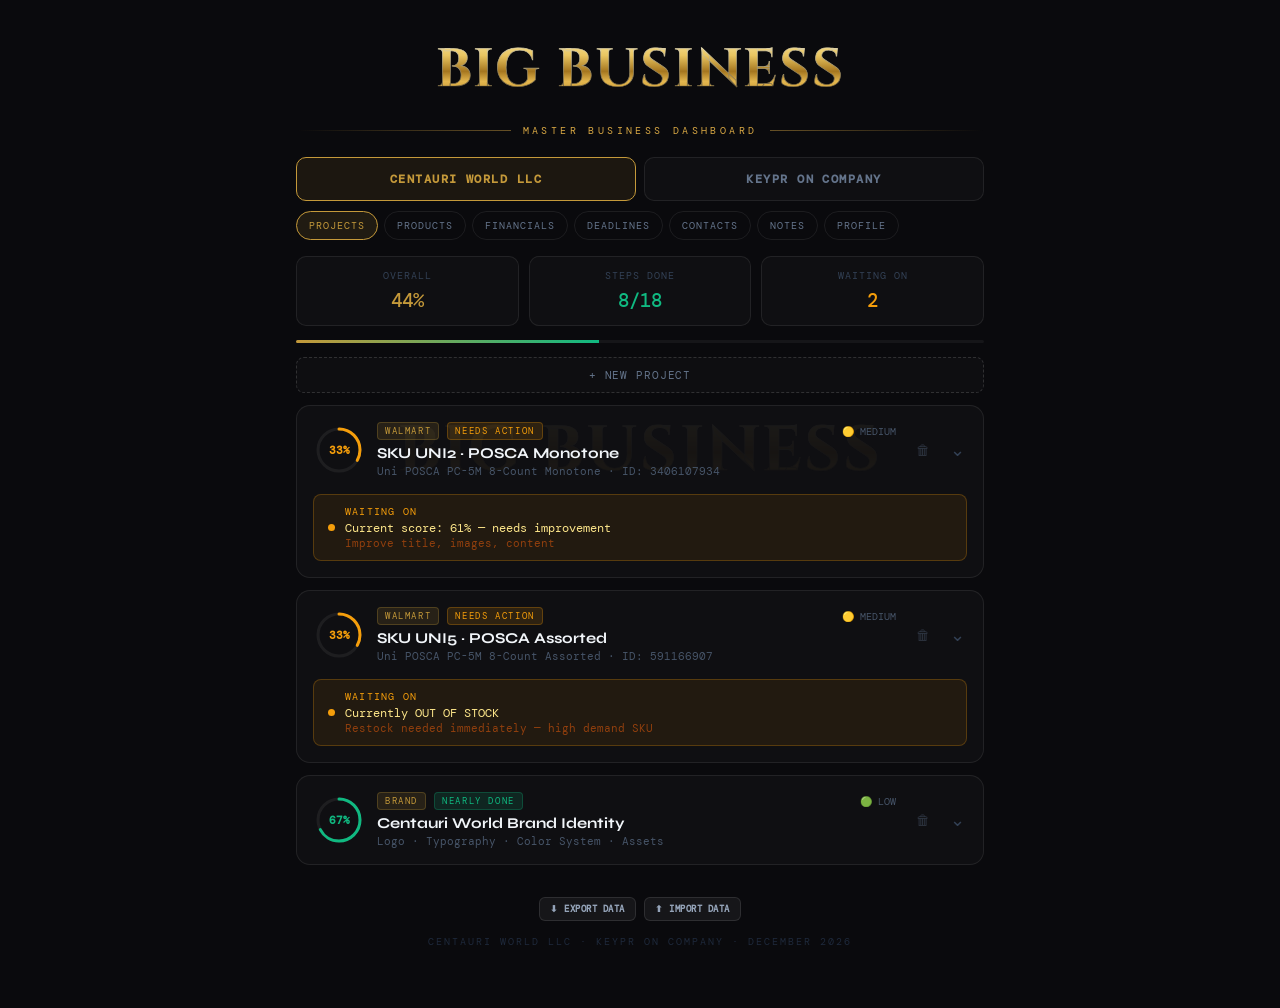
<file: big-business-dashboard.html>
<!DOCTYPE html>
<html lang="en">
<head>
<meta charset="UTF-8">
<meta name="viewport" content="width=device-width, initial-scale=1.0">
<title>Big Business · Dashboard</title>
<style>
@import url('https://fonts.googleapis.com/css2?family=Cinzel:wght@700;900&family=DM+Mono:wght@300;400;500&family=Syne:wght@700;800&display=swap');
* { box-sizing: border-box; margin: 0; padding: 0; }
:root {
  --bg: #0a0a0d;
  --panel: rgba(255,255,255,0.025);
  --border: rgba(255,255,255,0.08);
  --gold: #d9a844;
  --gold-dim: rgba(217,168,68,0.12);
  --text: #e2e8f0;
  --muted: #64748b;
  --faint: #334155;
  --green: #10b981;
  --amber: #f59e0b;
  --blue: #3b82f6;
  --purple: #8b5cf6;
  --cyan: #1fd3ee;
  --accent: #d9a844;          /* switches per business in render() */
  --accent-dim: rgba(217,168,68,0.12);
  --accent-brd: rgba(217,168,68,0.35);
}
body {
  background: var(--bg);
  color: var(--text);
  font-family: 'DM Mono', monospace;
  min-height: 100vh;
}
h1,h2,h3,.syne { font-family: 'Syne', sans-serif; }
button, input, select, textarea { font-family: inherit; }
input, select, textarea {
  width: 100%; background: rgba(255,255,255,0.04);
  border: 1px solid rgba(255,255,255,0.1); border-radius: 6px;
  padding: 9px 12px; color: var(--text); font-size: 13px; outline: none;
}
input:focus, select:focus, textarea:focus { border-color: var(--accent); }
::placeholder { color: #475569; }
.btn {
  border: none; border-radius: 6px; padding: 9px 14px; font-size: 11px;
  font-weight: 600; cursor: pointer; letter-spacing: 0.06em;
  font-family: 'DM Mono', monospace;
}
.btn-red { background: var(--accent); color: #0d0d10; }
.btn-ghost { background: rgba(255,255,255,0.05); color: #94a3b8; border: 1px solid rgba(255,255,255,0.1); }
.btn-dashed {
  background: rgba(255,255,255,0.02); border: 1px dashed rgba(255,255,255,0.14);
  color: var(--muted); width: 100%; padding: 10px; border-radius: 8px;
  cursor: pointer; font-size: 11px; letter-spacing: 0.08em;
}
.btn-dashed:hover { border-color: var(--accent); color: var(--accent); }
.card {
  background: var(--panel); border: 1px solid var(--border);
  border-radius: 14px; overflow: hidden;
}
.chip {
  font-size: 9px; letter-spacing: 0.18em; padding: 2px 7px; border-radius: 4px;
  display: inline-block;
}
.section-title { font-size: 10px; letter-spacing: 0.3em; color: var(--muted); margin: 4px 0 12px; }
.del-x {
  background: transparent; border: none; color: #475569; font-size: 14px;
  cursor: pointer; padding: 2px 6px; opacity: 0.55;
}
.del-x:hover { color: #ef4444; opacity: 1; }
.empty {
  padding: 30px 16px; text-align: center; color: var(--muted); font-size: 12px;
  border: 1px dashed rgba(255,255,255,0.1); border-radius: 12px;
}
@keyframes spin { from{transform:rotate(0)} to{transform:rotate(360deg)} }
@keyframes fadeout { to { opacity: 0; visibility: hidden; } }
@keyframes pulse { 0%,100%{opacity:1} 50%{opacity:.45} }

/* ===== Splash ===== */
#splash {
  position: fixed; inset: 0; background: #050506; z-index: 999;
  display: flex; align-items: center; justify-content: center;
  animation: fadeout 0.7s ease 1.5s forwards;
}
#splash .logo-wrap { width: min(560px, 86vw); }

/* ===== Watermark ===== */
#watermark {
  position: fixed; inset: 0; display: flex; align-items: center; justify-content: center;
  pointer-events: none; z-index: 0; opacity: 0.05;
}
#watermark .logo-wrap { width: min(520px, 85vw); }

/* ===== Layout ===== */
#shell { position: relative; z-index: 1; max-width: 720px; margin: 0 auto; padding: 26px 16px 60px; }
header.app { display: flex; flex-direction: column; gap: 12px; margin-bottom: 20px; }
header.app .logo-wrap { width: min(440px, 86vw); margin: 0 auto; cursor: pointer; }
.biz-tabs { display: grid; grid-template-columns: 1fr 1fr; gap: 8px; margin-bottom: 10px; }
.biz-tab {
  padding: 13px 10px; border-radius: 10px; cursor: pointer; text-align: center;
  border: 1px solid var(--border); background: var(--panel);
  font-size: 12px; letter-spacing: 0.12em; color: var(--muted); font-weight: 600;
  transition: all .2s;
}
.biz-tab.active { color: #fff; }
.sub-tabs { display: flex; gap: 6px; flex-wrap: wrap; margin-bottom: 16px; }
.sub-tab {
  padding: 7px 12px; border-radius: 999px; cursor: pointer; font-size: 10px;
  letter-spacing: 0.1em; border: 1px solid var(--border);
  background: transparent; color: var(--muted);
}
.sub-tab.active { border-color: var(--accent); color: var(--accent); background: var(--accent-dim); }
.stats { display: grid; grid-template-columns: repeat(3,1fr); gap: 10px; margin-bottom: 14px; }
.stat {
  background: var(--panel); border: 1px solid var(--border); border-radius: 10px;
  padding: 12px 10px; text-align: center;
}
.stat .lbl { font-size: 10px; color: var(--faint); letter-spacing: 0.1em; margin-bottom: 6px; }
.stat .val { font-family: 'DM Mono', monospace; font-size: 19px; font-weight: 500; }
.row { display: flex; gap: 8px; }
.col { display: flex; flex-direction: column; gap: 8px; }
.form-panel {
  background: var(--accent-dim); border: 1px solid var(--accent-brd);
  border-radius: 12px; padding: 16px; display: flex; flex-direction: column; gap: 9px;
  margin-bottom: 12px;
}
.grid2 { display: grid; grid-template-columns: 1fr 1fr; gap: 9px; }
</style>
</head>
<body>

<div id="splash"><div class="logo-wrap"></div></div>
<div id="watermark"><div class="logo-wrap"></div></div>
<div id="shell">
  <header class="app">
    <div class="logo-wrap" id="headerLogo" title="Click to upload your logo PNG"></div>
    <div style="display:flex;align-items:center;gap:12px;">
      <div style="height:1px;flex:1;background:linear-gradient(90deg,transparent,rgba(217,168,68,0.45))"></div>
      <div style="font-size:10px;letter-spacing:0.34em;color:var(--gold);">MASTER BUSINESS DASHBOARD</div>
      <div style="height:1px;flex:1;background:linear-gradient(90deg,rgba(217,168,68,0.45),transparent)"></div>
    </div>
  </header>
  <input type="file" id="logoFile" accept="image/*" style="display:none">
  <input type="file" id="catFile" accept=".json,application/json" style="display:none">
  <input type="file" id="docFile" multiple style="display:none">
  <div class="biz-tabs" id="bizTabs"></div>
  <div class="sub-tabs" id="subTabs"></div>
  <div id="content"></div>
  <div style="margin-top:32px;display:flex;justify-content:center;gap:8px">
    <button class="btn btn-ghost" style="font-size:9px;padding:5px 10px" onclick="exportData()">⬇ EXPORT DATA</button>
    <button class="btn btn-ghost" style="font-size:9px;padding:5px 10px" onclick="document.getElementById('dataFile').click()">⬆ IMPORT DATA</button>
  </div>
  <input type="file" id="dataFile" accept=".json,application/json" style="display:none">
  <div style="margin-top:14px;text-align:center;font-size:10px;letter-spacing:0.2em;color:#1e293b;" id="footer"></div>
</div>

<script>
// ==================================================
// BIG BUSINESS — dual business dashboard
// Centauri World LLC + Keypr On Company
// All data lives in localStorage on this machine.
// ==================================================
const LS_KEY = "bigboss_dashboard_v1";
const esc = s => String(s ?? "").replace(/[&<>"']/g, c => ({'&':'&amp;','<':'&lt;','>':'&gt;','"':'&quot;',"'":'&#39;'}[c]));

// ---------- Default logo (SVG recreation of "BIG BUSINESS" gold wordmark) ----------
let _logoN = 0;
function logoSVG() {
  const g = "gg" + (_logoN++); // unique gradient ids per instance
  return `
  <svg viewBox="0 0 970 190" xmlns="http://www.w3.org/2000/svg" style="width:100%;display:block">
    <defs>
      <linearGradient id="${g}" x1="0" y1="0" x2="0" y2="1">
        <stop offset="0%" stop-color="#fdf0b0"/>
        <stop offset="30%" stop-color="#e9c561"/>
        <stop offset="52%" stop-color="#a5761f"/>
        <stop offset="66%" stop-color="#e3b64e"/>
        <stop offset="85%" stop-color="#c1922f"/>
        <stop offset="100%" stop-color="#6e4f14"/>
      </linearGradient>
      <linearGradient id="${g}e" x1="0" y1="0" x2="0" y2="1">
        <stop offset="0%" stop-color="#fff6cf"/>
        <stop offset="100%" stop-color="#3c2a08"/>
      </linearGradient>
    </defs>
    <text x="485" y="132" text-anchor="middle"
      font-family="Cinzel, 'Times New Roman', Georgia, serif" font-weight="700"
      font-size="118" letter-spacing="4"
      fill="url(#${g})" stroke="url(#${g}e)" stroke-width="1.6">BIG BUSINESS</text>
  </svg>`;
}
function logoHTML() {
  const s = state();
  if (s && s.logo) return `<img src="${s.logo}" style="width:100%;display:block" alt="The Big Boss logo">`;
  return logoSVG();
}

// ---------- Businesses ----------
const BIZ = {
  centauri: { name: "CENTAURI WORLD LLC", short: "Centauri", accent: "#C4993A" },
  keypr:    { name: "KEYPR ON COMPANY",  short: "Keypr",    accent: "#1fd3ee" },
};
const TABS = [
  ["projects","PROJECTS"],["catalog","PRODUCTS"],["financials","FINANCIALS"],["deadlines","DEADLINES"],
  ["contacts","CONTACTS"],["notes","NOTES"],["profile","PROFILE"],
];

// ---------- Keypr On wordmark (logo colors: neon cyan + red) ----------
function keyprLogoSVG() {
  return `
  <svg viewBox="0 0 460 68" xmlns="http://www.w3.org/2000/svg" style="width:100%;display:block" aria-label="Keypr On co.">
    <text x="230" y="48" text-anchor="middle" font-family="Cinzel, 'Times New Roman', Georgia, serif" font-weight="700" font-size="38"
      textLength="420" lengthAdjust="spacingAndGlyphs"><tspan fill="#25d7f2">KEYPR ON </tspan><tspan fill="#ff8c2e">co.</tspan></text>
  </svg>`;
}
const STATUS_META = {
  "in-progress": { label: "IN PROGRESS", priority: "🔴 HIGH",  accent: "#3b82f6" },
  "issue":       { label: "NEEDS ACTION", priority: "🟡 MEDIUM", accent: "#f59e0b" },
  "nearly-done": { label: "NEARLY DONE", priority: "🟢 LOW",   accent: "#10b981" },
  "new":         { label: "NEW PROJECT", priority: "⚪ TBD",    accent: "#8b5cf6" },
};
const STEP_COLORS = {
  done:    { bg: "rgba(16,185,129,0.12)", border: "#10b981", text: "#10b981" },
  waiting: { bg: "rgba(245,158,11,0.12)", border: "#f59e0b", text: "#f59e0b" },
  upcoming:{ bg: "rgba(255,255,255,0.02)", border: "rgba(255,255,255,0.07)", text: "#475569" },
};

// ---------- Default data ----------
function defaultState() {
  return {
    logo: null,
    bg: null, // custom watermark background image (data URI)
    activeBiz: "centauri",
    activeTab: "projects",
    openProject: "amazon",
    projects: [
      { id:"amazon", biz:"keypr", brand:"KEYPRONYX", title:"Amazon Compliance",
        subtitle:"CR2032 Coin Cell Battery · Reese's Law", status:"in-progress",
        steps:[
          {id:1,status:"done",label:"Lab Identified",detail:"Intertek — Hillside, IL",sub:"Reese's Law accredited · 1-800-967-5352"},
          {id:2,status:"done",label:"Contact Made",detail:"Info left with receptionist",sub:"Friday, April 24, 2026"},
          {id:3,status:"waiting",label:"Awaiting Callback",detail:"Intertek engineer to call back",sub:"Expected by end of day Tuesday, April 29"},
          {id:4,status:"upcoming",label:"Consultation Call",detail:"Get sample count, quote & schedule",sub:"Ask: How many samples for 16 CFR 1700?"},
          {id:5,status:"upcoming",label:"Order Packaging Samples",detail:"Order exact qty confirmed by lab",sub:"Don't order until lab confirms count"},
          {id:6,status:"upcoming",label:"Drop Off Samples",detail:"Drive to Hillside, IL",sub:"Mon–Fri 8AM–5PM"},
          {id:7,status:"upcoming",label:"Receive Test Report",detail:"16 CFR 1700 certification issued",sub:"2–4 weeks after drop-off"},
          {id:8,status:"upcoming",label:"Submit GCC to Amazon",detail:"GCC + lab report → Amazon",sub:"Listing reinstated after review"},
        ]},
      { id:"walmart-uni2", biz:"centauri", brand:"WALMART", title:"SKU UNI2 · POSCA Monotone",
        subtitle:"Uni POSCA PC-5M 8-Count Monotone · ID: 3406107934", status:"issue",
        steps:[
          {id:1,status:"done",label:"Product Listed",detail:"Listed at $18.88",sub:"Net profit $11.53/unit · 61.1% margin"},
          {id:2,status:"done",label:"Buy Box Tracked",detail:"Competitor: uni-ball Corp (1P) at $19.97",sub:"~71 units/mo demand"},
          {id:3,status:"waiting",label:"Listing Quality Score",detail:"Current score: 61% — needs improvement",sub:"Improve title, images, content"},
          {id:4,status:"upcoming",label:"Confirm Units On Hand",detail:"Verify inventory count in Seller Center",sub:"Update stock levels"},
          {id:5,status:"upcoming",label:"Resolve Processing Issues",detail:"Check for stuck Processing status",sub:"Add price/inventory or retire & relist"},
          {id:6,status:"upcoming",label:"Optimize Listing",detail:"Push Quality Score above 80%",sub:"Title, bullets, images, attributes"},
        ]},
      { id:"walmart-uni5", biz:"centauri", brand:"WALMART", title:"SKU UNI5 · POSCA Assorted",
        subtitle:"Uni POSCA PC-5M 8-Count Assorted · ID: 591166907", status:"issue",
        steps:[
          {id:1,status:"done",label:"Product Listed",detail:"Listed at $19.88",sub:"~457 units/mo demand · 4.7★ (1,715 reviews)"},
          {id:2,status:"done",label:"Competition Mapped",detail:"Walmart 1P at $19.97 · Lowest 3P: $16.97",sub:"Ocean State Office Supply undercutting"},
          {id:3,status:"waiting",label:"Units On Hand = 0",detail:"Currently OUT OF STOCK",sub:"Restock needed immediately — high demand SKU"},
          {id:4,status:"upcoming",label:"Resolve Processing Status",detail:"Listing may be stuck in Processing",sub:"Add inventory + price to activate"},
          {id:5,status:"upcoming",label:"Reprice Strategically",detail:"Compete vs $16.97 floor",sub:"Stay above cost while undercutting 1P"},
          {id:6,status:"upcoming",label:"Optimize Listing Quality",detail:"Current score: 62%",sub:"Push above 80% for Buy Box advantage"},
        ]},
      { id:"centauri-brand", biz:"centauri", brand:"BRAND", title:"Centauri World Brand Identity",
        subtitle:"Logo · Typography · Color System · Assets", status:"nearly-done",
        steps:[
          {id:1,status:"done",label:"Brand Direction Set",detail:"Custom dot-sphere globe logo chosen",sub:"Rejected: Crux, Meridian, Binary Orbit concepts"},
          {id:2,status:"done",label:"Color Palette Finalized",detail:"Deep Space · Electric Blue · Stellar Silver · Centauri Gold",sub:"#070B16 · #1A6AE8 · #8A9AB5 · #C4993A"},
          {id:3,status:"done",label:"Typography System",detail:"Outfit Bold (CENTAURI) + Outfit Light (WORLD)",sub:"Body: DM Sans"},
          {id:4,status:"done",label:"14 SVG Files Produced",detail:"Primary, monochrome, icon, stacked, wordmark",sub:"Full production-ready asset suite"},
          {id:5,status:"upcoming",label:"Apply to Walmart Listings",detail:"Use brand assets in product imagery",sub:"Seller Center listing images & storefront"},
          {id:6,status:"upcoming",label:"Apply to Amazon Listings",detail:"Brand registry + A+ content",sub:"Once compliance is resolved"},
        ]},
    ],
    financials: {
      centauri: [
        {id:"f1", label:"UNI2 net profit / unit", value:"$11.53", note:"61.1% margin at $18.88"},
        {id:"f2", label:"UNI5 demand", value:"~457 units/mo", note:"Currently out of stock"},
        {id:"f3", label:"UNI2 demand", value:"~71 units/mo", note:"Buy Box vs uni-ball 1P $19.97"},
      ],
      keypr: [
        {id:"f4", label:"Amazon listing status", value:"Suspended", note:"Pending Reese's Law compliance"},
      ],
    },
    profiles: {
      centauri: {
        legal: "Centauri World LLC", brands: "Centauri World",
        marketplaces: "Walmart Marketplace (Seller Center)",
        ids: "UNI2: 3406107934 · UNI5: 591166907",
        colors: "#070B16 Deep Space · #1A6AE8 Electric Blue · #8A9AB5 Stellar Silver · #C4993A Centauri Gold",
        notes: "Typography: Outfit Bold/Light + DM Sans. 14 production SVG assets ready.",
      },
      keypr: {
        legal: "Keypr On Company", brands: "KEYPRONYX",
        marketplaces: "Amazon Seller Central",
        ids: "CR2032 coin cell product line",
        colors: "",
        notes: "Compliance path: 16 CFR 1700 via Intertek (Hillside, IL) → GCC → Amazon reinstatement.",
      },
    },
    deadlines: [
      {id:"d1", biz:"keypr", title:"Intertek engineer callback", date:"2026-04-29", note:"Follow up if no call by EOD", done:true},
    ],
    contacts: [
      {id:"c1", biz:"keypr", name:"Intertek — Hillside, IL", role:"Compliance Lab", phone:"1-800-967-5352", email:"", notes:"Reese's Law accredited. Spoke to receptionist 4/24."},
    ],
    links: [],
    notes: [],
    catalog: { centauri: [], keypr: [] },
    catalogMeta: {
      centauri: { lastSync: null, source: "", srcUrl: "" },
      keypr:    { lastSync: null, source: "", srcUrl: "" },
    },
    docs: null, // filled by migrate()
  };
}
function defaultDnb() {
  return [
    { id: uid("dnb"), label: "D&B Business Directory — company search", url: "https://www.dnb.com/business-directory.html" },
    { id: uid("dnb"), label: "D-U-N-S Number lookup / request", url: "https://www.dnb.com/duns-number/lookup.html" },
  ];
}

// ---------- State ----------
let _state = null;
function state() { return _state; }
function load() {
  try {
    const raw = localStorage.getItem(LS_KEY);
    if (raw) { _state = JSON.parse(raw); migrate(); return; }
  } catch(e) {}
  _state = defaultState();
  migrate();
}
function migrate() { // add keys introduced after first release
  _state.catalog ||= { centauri: [], keypr: [] };
  _state.catalogMeta ||= {};
  _state.docs ||= {};
  for (const b of ["centauri","keypr"]) {
    _state.catalog[b] ||= [];
    _state.catalogMeta[b] ||= { lastSync: null, source: "", srcUrl: "" };
    _state.docs[b] ||= { files: [], links: [], dnb: defaultDnb(), scan: { files: [], lastScan: null, folderName: "" } };
  }
}
function save() { try { localStorage.setItem(LS_KEY, JSON.stringify(_state)); } catch(e) { console.error(e); } }
function commit() { save(); render(); }
const uid = p => p + "-" + Date.now() + "-" + Math.floor(Math.random()*1000);

// UI-only flags (not persisted)
let ui = { showNewProject:false, addStepFor:null, showForm:{}, contactTab:"list", editProd:null, catStatus:"" };

// ---------- Renderers ----------
function render() {
  // per-business accent: gold for Centauri, neon cyan for Keypr On
  const a = BIZ[_state.activeBiz].accent;
  const rt = document.documentElement.style;
  rt.setProperty("--accent", a);
  rt.setProperty("--accent-dim", a + "1f");
  rt.setProperty("--accent-brd", a + "59");
  renderLogos(); renderBizTabs(); renderSubTabs();
  const s = _state;
  const el = document.getElementById("content");
  const fn = { projects: rProjects, catalog: rCatalog, financials: rFinancials, deadlines: rDeadlines,
               contacts: rContacts, notes: rNotes, profile: rProfile }[s.activeTab] || rProjects;
  el.innerHTML = fn(s.activeBiz);
  document.getElementById("footer").textContent =
    "CENTAURI WORLD LLC · KEYPR ON COMPANY · " +
    new Date().toLocaleDateString("en-US",{month:"long",year:"numeric"}).toUpperCase();
}
function renderLogos() {
  document.querySelectorAll("header .logo-wrap, #splash .logo-wrap").forEach(w => w.innerHTML = logoHTML());
  // watermark: custom photo background if set, otherwise the BIG BUSINESS wordmark
  const wm = document.getElementById("watermark");
  if (_state.bg) {
    wm.style.opacity = "0.16";
    wm.innerHTML = `<img src="${_state.bg}" style="width:100%;height:100%;object-fit:cover" alt="">`;
  } else {
    wm.style.opacity = "0.05";
    wm.innerHTML = `<div class="logo-wrap" style="width:min(520px,85vw)">${logoHTML()}</div>`;
  }
}
function renderBizTabs() {
  const s = _state;
  document.getElementById("bizTabs").innerHTML = Object.entries(BIZ).map(([id,b]) => {
    const active = s.activeBiz === id;
    const mark = "";
    return `<div class="biz-tab ${active?'active':''}" onclick="setBiz('${id}')"
      style="display:flex;align-items:center;justify-content:center;${active?`border-color:${b.accent};background:${b.accent}18;color:${b.accent};`:''}">${mark}<span>${b.name}</span></div>`;
  }).join("");
}
function renderSubTabs() {
  const s = _state;
  document.getElementById("subTabs").innerHTML = TABS.map(([id,label]) =>
    `<button class="sub-tab ${s.activeTab===id?'active':''}" onclick="setTab('${id}')">${label}</button>`
  ).join("");
}
function setBiz(id){ _state.activeBiz = id; commit(); }
function setTab(id){ _state.activeTab = id; ui.showForm = {}; ui.showNewProject=false; ui.addStepFor=null; commit(); }

// ========== PROJECTS ==========
function projStats(biz) {
  const ps = _state.projects.filter(p=>p.biz===biz);
  const steps = ps.flatMap(p=>p.steps);
  const done = steps.filter(x=>x.status==="done").length;
  const waiting = steps.filter(x=>x.status==="waiting").length;
  return { pct: steps.length?Math.round(done/steps.length*100):0, done, total: steps.length, waiting };
}
function ring(pct,color,size=48){
  const r=(size-6)/2, c=2*Math.PI*r, o=c-(pct/100)*c;
  return `<svg width="${size}" height="${size}" style="transform:rotate(-90deg);flex-shrink:0">
    <circle cx="${size/2}" cy="${size/2}" r="${r}" fill="none" stroke="rgba(255,255,255,0.06)" stroke-width="3"/>
    <circle cx="${size/2}" cy="${size/2}" r="${r}" fill="none" stroke="${color}" stroke-width="3"
      stroke-dasharray="${c}" stroke-dashoffset="${o}" style="stroke-linecap:round;transition:stroke-dashoffset 1s ease"/>
    <text x="50%" y="50%" text-anchor="middle" dominant-baseline="central"
      style="transform:rotate(90deg);transform-origin:50% 50%;fill:${color};font-size:11px;font-weight:600">${pct}%</text>
  </svg>`;
}
function rProjects(biz) {
  const s=_state, ps=s.projects.filter(p=>p.biz===biz), st=projStats(biz);
  let html = `
  <div class="stats">
    <div class="stat"><div class="lbl">OVERALL</div><div class="val" style="color:${BIZ[biz].accent}">${st.pct}%</div></div>
    <div class="stat"><div class="lbl">STEPS DONE</div><div class="val" style="color:var(--green)">${st.done}/${st.total}</div></div>
    <div class="stat"><div class="lbl">WAITING ON</div><div class="val" style="color:var(--amber)">${st.waiting}</div></div>
  </div>
  <div style="height:3px;background:rgba(255,255,255,0.05);border-radius:2px;overflow:hidden;margin-bottom:14px;">
    <div style="height:100%;width:${st.pct}%;background:linear-gradient(90deg,${BIZ[biz].accent},var(--green));transition:width 1s ease"></div>
  </div>`;
  if (ui.showNewProject) {
    html += `<div class="form-panel">
      <div style="font-size:10px;letter-spacing:0.2em;color:var(--accent);">NEW PROJECT — ${BIZ[biz].name}</div>
      <input id="np-title" placeholder="Project title">
      <input id="np-sub" placeholder="Subtitle / description">
      <div class="grid2">
        <input id="np-brand" placeholder="Brand tag (e.g. WALMART)">
        <select id="np-status">
          <option value="new">New</option><option value="in-progress">In Progress</option>
          <option value="issue">Needs Action</option><option value="nearly-done">Nearly Done</option>
        </select>
      </div>
      <div class="row">
        <button class="btn btn-red" style="flex:1" onclick="addProject('${biz}')">SAVE PROJECT</button>
        <button class="btn btn-ghost" onclick="ui.showNewProject=false;render()">CANCEL</button>
      </div>
    </div>`;
  } else {
    html += `<button class="btn-dashed" style="margin-bottom:12px" onclick="ui.showNewProject=true;render()">+ NEW PROJECT</button>`;
  }
  if (!ps.length) html += `<div class="empty">No projects for ${BIZ[biz].short} yet.</div>`;
  html += `<div class="col" style="gap:12px">` + ps.map(p=>projCard(p)).join("") + `</div>`;
  return html;
}
function projCard(p) {
  const meta = STATUS_META[p.status]||STATUS_META["new"];
  const open = _state.openProject===p.id;
  const done = p.steps.filter(x=>x.status==="done").length;
  const pct = p.steps.length?Math.round(done/p.steps.length*100):0;
  const waiting = p.steps.find(x=>x.status==="waiting");
  const bc = BIZ[p.biz].accent;
  let html = `<div class="card" style="${open?`border-color:${meta.accent};background:${meta.accent}14;`:''}">
    <div style="padding:16px 18px;display:flex;align-items:center;gap:14px;">
      <div style="cursor:pointer;display:flex;align-items:center;gap:14px;flex:1;min-width:0" onclick="toggleProject('${p.id}')">
        ${ring(pct,meta.accent)}
        <div style="flex:1;min-width:0">
          <div style="display:flex;align-items:center;gap:8px;flex-wrap:wrap;margin-bottom:4px;">
            <span class="chip" style="background:${bc}22;color:${bc};border:1px solid ${bc}44">${esc(p.brand)}</span>
            <span class="chip" style="background:${meta.accent}22;color:${meta.accent};border:1px solid ${meta.accent}44">${meta.label}</span>
            <span style="font-size:10px;color:#475569;margin-left:auto">${meta.priority}</span>
          </div>
          <div class="syne" style="font-size:15px;font-weight:700;color:#f1f5f9;margin-bottom:2px">${esc(p.title)}</div>
          <div style="font-size:11px;color:#475569">${esc(p.subtitle)}</div>
        </div>
      </div>
      <button class="del-x" title="Delete project" onclick="delProject('${p.id}')">🗑</button>
      <div style="font-size:18px;color:#334155;cursor:pointer;transform:rotate(${open?180:0}deg);transition:transform .3s" onclick="toggleProject('${p.id}')">⌄</div>
    </div>`;
  if (waiting) html += `
    <div style="margin:0 16px ${open?0:16}px;padding:10px 14px;background:rgba(245,158,11,0.08);border:1px solid rgba(245,158,11,0.25);border-radius:8px;display:flex;gap:10px;align-items:center;">
      <div style="width:7px;height:7px;border-radius:50%;background:var(--amber);flex-shrink:0;animation:pulse 2s infinite"></div>
      <div><div style="font-size:10px;color:var(--amber);letter-spacing:0.12em;margin-bottom:2px">WAITING ON</div>
      <div style="font-size:12px;color:#fde68a">${esc(waiting.detail)}</div>
      <div style="font-size:11px;color:#92400e">${esc(waiting.sub)}</div></div>
    </div>`;
  if (open) {
    html += `<div style="padding:14px 16px 16px"><div class="col">`;
    html += p.steps.map(step=>{
      const sc = STEP_COLORS[step.status];
      return `<div style="background:${sc.bg};border:1px solid ${sc.border};border-radius:8px;padding:10px 14px;display:flex;gap:12px;align-items:flex-start">
        <div onclick="cycleStep('${p.id}',${step.id})" title="Click to cycle status"
          style="width:24px;height:24px;border-radius:6px;background:${step.status==='upcoming'?'rgba(255,255,255,0.05)':sc.text+'22'};border:1px solid ${sc.border};display:flex;align-items:center;justify-content:center;font-size:11px;color:${sc.text};flex-shrink:0;cursor:pointer;user-select:none">
          ${step.status==="done"?"✓":step.id}</div>
        <div style="flex:1;min-width:0">
          <div style="font-size:13px;font-weight:500;color:${step.status==='upcoming'?'#475569':'#e2e8f0'};margin-bottom:2px">${esc(step.label)}</div>
          <div style="font-size:12px;color:${step.status==='upcoming'?'#334155':'#94a3b8'}">${esc(step.detail)}</div>
          ${step.sub?`<div style="font-size:11px;color:${step.status==='done'?'#065f46':step.status==='waiting'?'#92400e':'#1e293b'};margin-top:2px">${esc(step.sub)}</div>`:''}
        </div>
        <button class="del-x" onclick="delStep('${p.id}',${step.id})">×</button>
      </div>`;
    }).join("");
    if (ui.addStepFor===p.id) {
      html += `<div style="background:rgba(59,130,246,0.06);border:1px dashed rgba(59,130,246,0.3);border-radius:8px;padding:12px" class="col">
        <input id="st-label" placeholder="Step label">
        <input id="st-detail" placeholder="Detail">
        <input id="st-sub" placeholder="Sub / timing (optional)">
        <div class="row">
          <select id="st-status" style="flex:1"><option value="upcoming">Upcoming</option><option value="waiting">Waiting</option><option value="done">Done</option></select>
          <button class="btn btn-red" onclick="addStep('${p.id}')">ADD</button>
          <button class="btn btn-ghost" onclick="ui.addStepFor=null;render()">✕</button>
        </div></div>`;
    } else {
      html += `<button class="btn-dashed" onclick="ui.addStepFor='${p.id}';render()">+ ADD STEP</button>`;
    }
    html += `</div></div>`;
  }
  return html + `</div>`;
}
function toggleProject(id){ _state.openProject = _state.openProject===id?null:id; commit(); }
function delProject(id){ if(!confirm("Delete this project?"))return; _state.projects=_state.projects.filter(p=>p.id!==id); commit(); }
function addProject(biz){
  const t=document.getElementById("np-title").value.trim(); if(!t) return;
  const p={ id:uid("proj"), biz, brand:(document.getElementById("np-brand").value.trim()||"CUSTOM").toUpperCase(),
    title:t, subtitle:document.getElementById("np-sub").value.trim()||"New project",
    status:document.getElementById("np-status").value, steps:[] };
  _state.projects.push(p); _state.openProject=p.id; ui.showNewProject=false; commit();
}
function addStep(pid){
  const l=document.getElementById("st-label").value.trim(); if(!l) return;
  const p=_state.projects.find(x=>x.id===pid);
  const nid=(p.steps.length?Math.max(...p.steps.map(s=>s.id)):0)+1;
  p.steps.push({ id:nid, label:l, detail:document.getElementById("st-detail").value.trim()||"—",
    sub:document.getElementById("st-sub").value.trim(), status:document.getElementById("st-status").value });
  ui.addStepFor=null; commit();
}
function delStep(pid,sid){ const p=_state.projects.find(x=>x.id===pid); p.steps=p.steps.filter(s=>s.id!==sid); commit(); }
function cycleStep(pid,sid){
  const cyc={upcoming:"waiting",waiting:"done",done:"upcoming"};
  const p=_state.projects.find(x=>x.id===pid);
  const st=p.steps.find(s=>s.id===sid); st.status=cyc[st.status]; commit();
}

// ========== PRODUCTS (WFS tracker sync) ==========
// Pulls from the same centauri-wfs-data.json your WFS Profit Tracker
// auto-saves (Connect Folder once), from an exported tracker JSON, or a URL.
const WFS_FILE = "centauri-wfs-data.json";
const money = n => "$" + (Number(n)||0).toLocaleString("en-US",{minimumFractionDigits:2,maximumFractionDigits:2});

// -- tiny IndexedDB store to persist the folder handle across sessions --
function idb() {
  return new Promise((res, rej) => {
    const r = indexedDB.open("bigboss-fs", 1);
    r.onupgradeneeded = () => r.result.createObjectStore("handles");
    r.onsuccess = () => res(r.result); r.onerror = () => rej(r.error);
  });
}
async function idbSet(k, v) { const db = await idb(); return new Promise((res,rej)=>{ const t=db.transaction("handles","readwrite"); t.objectStore("handles").put(v,k); t.oncomplete=res; t.onerror=()=>rej(t.error); }); }
async function idbGet(k) { const db = await idb(); return new Promise((res,rej)=>{ const t=db.transaction("handles","readonly"); const q=t.objectStore("handles").get(k); q.onsuccess=()=>res(q.result); q.onerror=()=>rej(q.error); }); }

async function connectWfsFolder() {
  if (!window.showDirectoryPicker) { ui.catStatus = "Folder connect needs Chrome, Edge, or Brave — use UPDATE to pick an exported JSON instead."; render(); return; }
  try {
    const h = await window.showDirectoryPicker({ mode: "read" });
    await idbSet("wfsdir", h);
    ui.catStatus = "Folder connected — click UPDATE to pull " + WFS_FILE;
  } catch(e) { if (e.name !== "AbortError") ui.catStatus = "Couldn't connect folder: " + e.message; }
  render();
}
async function readWfsFromFolder() {
  const h = await idbGet("wfsdir"); if (!h) return null;
  let perm = await h.queryPermission({ mode: "read" });
  if (perm !== "granted") perm = await h.requestPermission({ mode: "read" });
  if (perm !== "granted") return null;
  const fh = await h.getFileHandle(WFS_FILE);
  return JSON.parse(await (await fh.getFile()).text());
}
async function updateCatalog(biz) {
  ui.catStatus = "Updating…"; render();
  // 1) connected tracker folder (Centauri's WFS data file)
  if (biz === "centauri") {
    try { const data = await readWfsFromFolder(); if (data) return applyCatalog(biz, data, "connected folder"); }
    catch(e) { /* fall through */ }
  }
  // 2) configured URL
  const url = _state.catalogMeta[biz].srcUrl;
  if (url) {
    try { const r = await fetch(url, { cache: "no-store" }); if (r.ok) return applyCatalog(biz, await r.json(), "URL"); }
    catch(e) { /* fall through */ }
  }
  // 3) pick an exported tracker JSON
  ui.catStatus = "Pick your tracker JSON (Export button in the tracker, or " + WFS_FILE + ")";
  render();
  const inp = document.getElementById("catFile"); inp.dataset.biz = biz; inp.click();
}
function applyCatalog(biz, data, source) {
  const list = Array.isArray(data) ? data : (data.products || []);
  _state.catalog[biz] = list.map(p => ({
    id: p.id || uid("prod"), name: p.name || "Unnamed product", brand: p.brand || "",
    sku: p.sku || "", itemid: p.itemid || "", gtin: p.gtin || "", url: p.url || "",
    price: Number(p.price)||0, margin: Number(p.margin)||0, qty: Number(p.qty)||0,
    estsales: Number(p.estsales)||0, listingscore: Number(p.listingscore)||0,
    status: p.status || "Published", notes: p.notes || "",
  }));
  const m = _state.catalogMeta[biz];
  m.lastSync = Date.now(); m.source = source;
  m.shipments = Array.isArray(data.shipments) ? data.shipments.length : 0;
  ui.catStatus = "✓ Pulled " + _state.catalog[biz].length + " product(s) from " + source;
  ui.editProd = null; ui.showForm = {};
  commit();
}
function catStats(biz) {
  const rows = _state.catalog[biz];
  const units = rows.reduce((a,p)=>a+p.qty, 0);
  const profit = rows.reduce((a,p)=>a+p.price*p.qty*p.margin/100, 0);
  return { skus: rows.length, units, profit };
}
function lqsColor(v){ return v>=80 ? "var(--green)" : v>=60 ? "var(--amber)" : "#ef4444"; }
function prodForm(biz, p) {
  const v = k => esc(p ? p[k] : "");
  return `<div class="form-panel">
    <div style="font-size:10px;letter-spacing:0.2em;color:var(--accent)">${p?"EDIT":"NEW"} PRODUCT — ${BIZ[biz].name}</div>
    <input id="pr-name" placeholder="Product name" value="${v("name")}">
    <div class="grid2"><input id="pr-brand" placeholder="Brand" value="${v("brand")}"><input id="pr-sku" placeholder="SKU" value="${v("sku")}"></div>
    <div class="grid2"><input id="pr-price" type="number" step="0.01" placeholder="Sale price $" value="${p?p.price:""}"><input id="pr-margin" type="number" step="0.1" placeholder="Margin %" value="${p?p.margin:""}"></div>
    <div class="grid2"><input id="pr-qty" type="number" placeholder="Qty on hand" value="${p?p.qty:""}"><input id="pr-lqs" type="number" placeholder="Listing score %" value="${p?p.listingscore:""}"></div>
    <div class="grid2"><input id="pr-estsales" type="number" placeholder="Est. sales /mo" value="${p?p.estsales:""}">
      <select id="pr-status">${["Published","Draft","Processing","Suspended","Retired"].map(s=>`<option ${p&&p.status===s?"selected":""}>${s}</option>`).join("")}</select></div>
    <input id="pr-url" placeholder="Listing URL" value="${v("url")}">
    <input id="pr-notes" placeholder="Notes" value="${v("notes")}">
    <div class="row">
      <button class="btn btn-red" style="flex:1" onclick="saveProd('${biz}',${p?`'${p.id}'`:"null"})">SAVE PRODUCT</button>
      <button class="btn btn-ghost" onclick="ui.editProd=null;ui.showForm.prod=false;render()">CANCEL</button>
    </div></div>`;
}
function rCatalog(biz) {
  const rows = _state.catalog[biz], m = _state.catalogMeta[biz], st = catStats(biz);
  const isK = biz === "keypr";
  let html = `<div style="display:flex;align-items:center;gap:10px;margin-bottom:12px">
    <div class="section-title" style="margin:0">PRODUCT PORTFOLIO — ${BIZ[biz].name}</div>
  </div>
  <div class="stats">
    <div class="stat"><div class="lbl">SKUS</div><div class="val" style="color:${BIZ[biz].accent}">${st.skus}</div></div>
    <div class="stat"><div class="lbl">ON-HAND UNITS</div><div class="val" style="color:var(--blue)">${st.units}</div></div>
    <div class="stat"><div class="lbl">AVAIL. EST. PROFIT</div><div class="val" style="color:var(--green)">$${Math.round(st.profit).toLocaleString("en-US")}</div></div>
  </div>
  <div class="row" style="margin-bottom:10px">
    <button class="btn btn-red" style="flex:2" onclick="updateCatalog('${biz}')">⟳ UPDATE</button>
    ${biz==="centauri"?`<button class="btn btn-ghost" style="flex:1" onclick="connectWfsFolder()">◇ CONNECT FOLDER</button>`:""}
    <button class="btn btn-ghost" style="flex:1" onclick="ui.showForm.url=!ui.showForm.url;render()">⚙ URL</button>
  </div>`;
  if (ui.showForm.url) {
    html += `<div class="form-panel">
      <div style="font-size:10px;letter-spacing:0.15em;color:var(--accent)">DATA URL (optional — a published ${WFS_FILE} or exported JSON)</div>
      <input id="cat-url" placeholder="https://…/${WFS_FILE}" value="${esc(m.srcUrl)}">
      <div class="row"><button class="btn btn-red" style="flex:1" onclick="saveCatUrl('${biz}')">SAVE URL</button>
      <button class="btn btn-ghost" onclick="ui.showForm.url=false;render()">CANCEL</button></div></div>`;
  }
  if (ui.catStatus) html += `<div style="font-size:11px;color:var(--accent);margin-bottom:10px;padding:8px 12px;background:var(--accent-dim);border:1px solid var(--accent-brd);border-radius:8px">${esc(ui.catStatus)}</div>`;
  if (m.lastSync) html += `<div style="font-size:10px;color:#475569;letter-spacing:0.08em;margin-bottom:12px">LAST UPDATE: ${new Date(m.lastSync).toLocaleString("en-US",{month:"short",day:"numeric",hour:"numeric",minute:"2-digit"}).toUpperCase()} · SOURCE: ${esc((m.source||"").toUpperCase())}${m.shipments?` · ${m.shipments} SHIPMENT(S) IN FILE`:""}</div>`;
  if (ui.showForm.prod && !ui.editProd) html += prodForm(biz, null);
  else html += `<button class="btn-dashed" style="margin-bottom:12px" onclick="ui.showForm.prod=true;ui.editProd=null;render()">+ ADD PRODUCT MANUALLY</button>`;
  if (!rows.length) html += `<div class="empty">No products yet.<br><br>${biz==="centauri"
    ? "Click <b>⟳ UPDATE</b> to pull from your WFS Profit Tracker — connect the folder it auto-saves to (your Obsidian publish folder), or pick an exported JSON."
    : "Click <b>⟳ UPDATE</b> to import a tracker/JSON export, or add products manually."}</div>`;
  html += `<div class="col" style="gap:10px">` + rows.map(p => {
    if (ui.editProd === p.id) return prodForm(biz, p);
    const unitProfit = p.price * p.margin / 100;
    const stColor = p.status==="Published" ? "var(--green)" : p.status==="Suspended" ? "#ef4444" : "var(--amber)";
    return `<div class="card" style="padding:14px 16px">
      <div style="display:flex;gap:8px;align-items:center;flex-wrap:wrap;margin-bottom:6px">
        ${p.brand?`<span class="chip" style="background:${BIZ[biz].accent}22;color:${BIZ[biz].accent};border:1px solid ${BIZ[biz].accent}44">${esc(p.brand.toUpperCase())}</span>`:""}
        <span class="chip" style="background:${stColor}22;color:${stColor};border:1px solid ${stColor}44">${esc(p.status.toUpperCase())}</span>
        ${p.qty===0?`<span class="chip" style="background:rgba(239,68,68,0.15);color:#ef4444;border:1px solid rgba(239,68,68,0.4)">OUT OF STOCK</span>`:""}
        <span style="margin-left:auto;display:flex;gap:2px">
          <button class="del-x" title="Edit" onclick="ui.editProd='${p.id}';ui.showForm.prod=false;render()">✎</button>
          <button class="del-x" title="Delete" onclick="delProd('${biz}','${p.id}')">×</button>
        </span>
      </div>
      <div class="syne" style="font-size:14px;font-weight:700;color:#f1f5f9;margin-bottom:3px">${
        p.url?`<a href="${esc(p.url)}" target="_blank" rel="noopener" style="color:inherit;text-decoration:none">${esc(p.name)} ↗</a>`:esc(p.name)}</div>
      <div style="font-size:11px;color:#475569;margin-bottom:8px">${[p.sku&&"SKU "+p.sku, p.itemid&&"ID "+p.itemid, p.gtin&&"GTIN "+p.gtin].filter(Boolean).map(esc).join(" · ")||"—"}</div>
      <div style="display:grid;grid-template-columns:repeat(4,1fr);gap:6px;margin-bottom:${p.notes?8:0}px">
        <div><div style="font-size:9px;color:#334155;letter-spacing:0.1em">PRICE</div><div style="font-size:13px;color:#e2e8f0">${money(p.price)}</div></div>
        <div><div style="font-size:9px;color:#334155;letter-spacing:0.1em">QTY</div><div style="font-size:13px;color:${p.qty===0?"#ef4444":"#e2e8f0"}">${p.qty}</div></div>
        <div><div style="font-size:9px;color:#334155;letter-spacing:0.1em">PROFIT/UNIT</div><div style="font-size:13px;color:var(--green)">${money(unitProfit)} <span style="color:#475569;font-size:10px">(${p.margin}%)</span></div></div>
        <div><div style="font-size:9px;color:#334155;letter-spacing:0.1em">LQS</div><div style="font-size:13px;color:${lqsColor(p.listingscore)}">${p.listingscore||"—"}${p.listingscore?"%":""}</div></div>
      </div>
      ${p.estsales?`<div style="font-size:10px;color:#475569;margin-bottom:${p.notes?4:0}px">Est. ${p.estsales} sales/mo · potential ${money(unitProfit*p.estsales)}/mo at full velocity</div>`:""}
      ${p.notes?`<div style="font-size:11px;color:#64748b;border-top:1px solid rgba(255,255,255,0.05);padding-top:7px">${esc(p.notes)}</div>`:""}
    </div>`;
  }).join("") + `</div>`;
  return html;
}
function saveCatUrl(biz){ _state.catalogMeta[biz].srcUrl = document.getElementById("cat-url").value.trim(); ui.showForm.url=false; ui.catStatus=_state.catalogMeta[biz].srcUrl?"URL saved — UPDATE will try it after the connected folder.":"URL cleared."; commit(); }
function saveProd(biz, id){
  const g = k => document.getElementById("pr-"+k).value.trim();
  const num = k => Number(document.getElementById("pr-"+k).value)||0;
  const name = g("name"); if (!name) return;
  const obj = { name, brand:g("brand"), sku:g("sku"), price:num("price"), margin:num("margin"),
    qty:num("qty"), listingscore:num("lqs"), estsales:num("estsales"),
    status:document.getElementById("pr-status").value, url:g("url"), notes:g("notes") };
  if (id) { const p=_state.catalog[biz].find(x=>x.id===id); Object.assign(p, obj); }
  else _state.catalog[biz].push({ id:uid("prod"), itemid:"", gtin:"", ...obj });
  ui.editProd=null; ui.showForm.prod=false; commit();
}
function delProd(biz,id){ if(!confirm("Delete this product?"))return; _state.catalog[biz]=_state.catalog[biz].filter(p=>p.id!==id); commit(); }

// ========== FINANCIALS ==========
function rFinancials(biz) {
  const rows=_state.financials[biz]||[];
  let html = `<div class="section-title">FINANCIAL SNAPSHOT — ${BIZ[biz].name}</div>`;
  if (ui.showForm.fin) {
    html += `<div class="form-panel">
      <input id="fin-label" placeholder="Metric (e.g. UNI5 monthly revenue)">
      <div class="grid2"><input id="fin-value" placeholder="Value (e.g. $9,085)"><input id="fin-note" placeholder="Note (optional)"></div>
      <div class="row"><button class="btn btn-red" style="flex:1" onclick="addFin('${biz}')">SAVE METRIC</button>
      <button class="btn btn-ghost" onclick="ui.showForm.fin=false;render()">CANCEL</button></div></div>`;
  } else {
    html += `<button class="btn-dashed" style="margin-bottom:12px" onclick="ui.showForm.fin=true;render()">+ ADD METRIC</button>`;
  }
  if (!rows.length) html += `<div class="empty">No financial entries yet. Add revenue, margins, or SKU numbers you want to track.</div>`;
  html += `<div class="col">` + rows.map(r=>`
    <div class="card" style="padding:14px 16px;display:flex;align-items:center;gap:14px;">
      <div style="flex:1;min-width:0">
        <div style="font-size:11px;color:var(--muted);letter-spacing:0.08em;margin-bottom:3px">${esc(r.label)}</div>
        <div class="syne" style="font-size:20px;font-weight:800;color:${BIZ[biz].accent}">${esc(r.value)}</div>
        ${r.note?`<div style="font-size:11px;color:#475569;margin-top:3px">${esc(r.note)}</div>`:''}
      </div>
      <button class="del-x" onclick="delFin('${biz}','${r.id}')">×</button>
    </div>`).join("") + `</div>`;
  return html;
}
function addFin(biz){
  const l=document.getElementById("fin-label").value.trim(); if(!l) return;
  (_state.financials[biz]=_state.financials[biz]||[]).push({ id:uid("fin"), label:l,
    value:document.getElementById("fin-value").value.trim()||"—", note:document.getElementById("fin-note").value.trim() });
  ui.showForm.fin=false; commit();
}
function delFin(biz,id){ _state.financials[biz]=_state.financials[biz].filter(r=>r.id!==id); commit(); }

// ========== DEADLINES ==========
function daysUntil(d){ return Math.ceil((new Date(d+"T23:59:59") - new Date())/86400000); }
function rDeadlines(biz) {
  const rows=_state.deadlines.filter(d=>d.biz===biz).sort((a,b)=>a.date.localeCompare(b.date));
  let html = `<div class="section-title">DEADLINES & REMINDERS — ${BIZ[biz].name}</div>`;
  if (ui.showForm.dl) {
    html += `<div class="form-panel">
      <input id="dl-title" placeholder="What's due? (e.g. Restock UNI5)">
      <div class="grid2"><input id="dl-date" type="date"><input id="dl-note" placeholder="Note (optional)"></div>
      <div class="row"><button class="btn btn-red" style="flex:1" onclick="addDl('${biz}')">SAVE DEADLINE</button>
      <button class="btn btn-ghost" onclick="ui.showForm.dl=false;render()">CANCEL</button></div></div>`;
  } else {
    html += `<button class="btn-dashed" style="margin-bottom:12px" onclick="ui.showForm.dl=true;render()">+ ADD DEADLINE</button>`;
  }
  if (!rows.length) html += `<div class="empty">No deadlines tracked for ${BIZ[biz].short}.</div>`;
  html += `<div class="col">` + rows.map(d=>{
    const n=daysUntil(d.date);
    const badge = d.done ? `<span class="chip" style="background:rgba(16,185,129,0.15);color:var(--green);border:1px solid rgba(16,185,129,0.4)">DONE</span>`
      : n<0 ? `<span class="chip" style="background:rgba(239,68,68,0.14);color:#ef4444;border:1px solid rgba(239,68,68,0.4)">${-n}D OVERDUE</span>`
      : n===0 ? `<span class="chip" style="background:rgba(245,158,11,0.15);color:var(--amber);border:1px solid rgba(245,158,11,0.4)">TODAY</span>`
      : `<span class="chip" style="background:rgba(59,130,246,0.15);color:var(--blue);border:1px solid rgba(59,130,246,0.4)">IN ${n}D</span>`;
    return `<div class="card" style="padding:13px 16px;display:flex;align-items:center;gap:12px;${d.done?'opacity:0.55':''}">
      <div onclick="toggleDl('${d.id}')" title="Toggle done" style="width:22px;height:22px;border-radius:6px;border:1px solid ${d.done?'var(--green)':'rgba(255,255,255,0.15)'};display:flex;align-items:center;justify-content:center;color:var(--green);cursor:pointer;flex-shrink:0">${d.done?"✓":""}</div>
      <div style="flex:1;min-width:0">
        <div style="font-size:13px;color:#e2e8f0;margin-bottom:2px;${d.done?'text-decoration:line-through':''}">${esc(d.title)}</div>
        <div style="font-size:11px;color:#475569">${new Date(d.date+"T12:00").toLocaleDateString("en-US",{weekday:"short",month:"short",day:"numeric",year:"numeric"})}${d.note?` · ${esc(d.note)}`:''}</div>
      </div>
      ${badge}<button class="del-x" onclick="delDl('${d.id}')">×</button>
    </div>`;
  }).join("") + `</div>`;
  return html;
}
function addDl(biz){
  const t=document.getElementById("dl-title").value.trim(), dt=document.getElementById("dl-date").value;
  if(!t||!dt) return;
  _state.deadlines.push({ id:uid("dl"), biz, title:t, date:dt, note:document.getElementById("dl-note").value.trim(), done:false });
  ui.showForm.dl=false; commit();
}
function toggleDl(id){ const d=_state.deadlines.find(x=>x.id===id); d.done=!d.done; commit(); }
function delDl(id){ _state.deadlines=_state.deadlines.filter(x=>x.id!==id); commit(); }

// ========== CONTACTS ==========
function rContacts(biz) {
  const tab = ui.contactTab;
  let html = `<div class="section-title">CONTACTS — ${BIZ[biz].name}</div>
  <div class="sub-tabs" style="margin-bottom:14px">
    <button class="sub-tab ${tab==='list'?'active':''}" onclick="ui.contactTab='list';render()">CONTACT LIST</button>
    <button class="sub-tab ${tab==='links'?'active':''}" onclick="ui.contactTab='links';render()">CROSS-BUSINESS LINKS</button>
  </div>`;
  if (tab==="links") return html + rLinks();
  const rows=_state.contacts.filter(c=>c.biz===biz);
  if (ui.showForm.ct) {
    html += `<div class="form-panel">
      <input id="ct-name" placeholder="Name / company">
      <div class="grid2"><input id="ct-role" placeholder="Role (e.g. Supplier, Lab)"><input id="ct-phone" placeholder="Phone"></div>
      <input id="ct-email" placeholder="Email">
      <input id="ct-notes" placeholder="Notes">
      <div class="row"><button class="btn btn-red" style="flex:1" onclick="addContact('${biz}')">SAVE CONTACT</button>
      <button class="btn btn-ghost" onclick="ui.showForm.ct=false;render()">CANCEL</button></div></div>`;
  } else {
    html += `<button class="btn-dashed" style="margin-bottom:12px" onclick="ui.showForm.ct=true;render()">+ ADD CONTACT</button>`;
  }
  if (!rows.length) html += `<div class="empty">No contacts for ${BIZ[biz].short} yet.</div>`;
  html += `<div class="col">` + rows.map(c=>{
    const linked=_state.links.filter(l=>l.a===c.id||l.b===c.id).length;
    return `<div class="card" style="padding:14px 16px;display:flex;gap:12px;align-items:flex-start">
      <div style="width:36px;height:36px;border-radius:10px;background:${BIZ[biz].accent}18;border:1px solid ${BIZ[biz].accent}44;display:flex;align-items:center;justify-content:center;color:${BIZ[biz].accent};font-weight:600;flex-shrink:0">${esc(c.name.charAt(0).toUpperCase())}</div>
      <div style="flex:1;min-width:0">
        <div style="display:flex;gap:8px;align-items:center;flex-wrap:wrap">
          <span style="font-size:13px;font-weight:500;color:#f1f5f9">${esc(c.name)}</span>
          ${c.role?`<span class="chip" style="background:rgba(139,92,246,0.15);color:var(--purple);border:1px solid rgba(139,92,246,0.35)">${esc(c.role.toUpperCase())}</span>`:''}
          ${linked?`<span class="chip" style="background:var(--accent-dim);color:var(--accent);border:1px solid var(--accent-brd)">🔗 LINKED</span>`:''}
        </div>
        <div style="font-size:11px;color:#64748b;margin-top:3px">${[c.phone,c.email].filter(Boolean).map(esc).join(" · ")||"—"}</div>
        ${c.notes?`<div style="font-size:11px;color:#475569;margin-top:3px">${esc(c.notes)}</div>`:''}
      </div>
      <button class="del-x" onclick="delContact('${c.id}')">×</button>
    </div>`;
  }).join("") + `</div>`;
  return html;
}
function rLinks() {
  const cs=id=>_state.contacts.find(c=>c.id===id);
  const cent=_state.contacts.filter(c=>c.biz==="centauri"), key=_state.contacts.filter(c=>c.biz==="keypr");
  let html="";
  if (!cent.length || !key.length) {
    html += `<div class="empty" style="margin-bottom:12px">To link contacts across businesses, add at least one contact to each business first.<br><br>
      Centauri contacts: ${cent.length} · Keypr contacts: ${key.length}</div>`;
  } else if (ui.showForm.lk) {
    html += `<div class="form-panel">
      <div style="font-size:10px;letter-spacing:0.2em;color:var(--accent)">LINK A CONTACT ACROSS BUSINESSES</div>
      <div class="grid2">
        <div><div style="font-size:10px;color:${BIZ.centauri.accent};letter-spacing:0.1em;margin-bottom:5px">CENTAURI WORLD</div>
        <select id="lk-a">${cent.map(c=>`<option value="${c.id}">${esc(c.name)}</option>`).join("")}</select></div>
        <div><div style="font-size:10px;color:${BIZ.keypr.accent};letter-spacing:0.1em;margin-bottom:5px">KEYPR ON</div>
        <select id="lk-b">${key.map(c=>`<option value="${c.id}">${esc(c.name)}</option>`).join("")}</select></div>
      </div>
      <input id="lk-note" placeholder="Relationship note (e.g. same supplier, shared 3PL)">
      <div class="row"><button class="btn btn-red" style="flex:1" onclick="addLink()">CREATE LINK</button>
      <button class="btn btn-ghost" onclick="ui.showForm.lk=false;render()">CANCEL</button></div></div>`;
  } else {
    html += `<button class="btn-dashed" style="margin-bottom:12px" onclick="ui.showForm.lk=true;render()">+ LINK CONTACTS</button>`;
  }
  if (!_state.links.length) html += `<div class="empty">No cross-business links yet. Links connect a Centauri contact with a Keypr contact — useful for shared suppliers, labs, or service providers.</div>`;
  html += `<div class="col">` + _state.links.map(l=>{
    const a=cs(l.a), b=cs(l.b);
    if(!a||!b) return "";
    return `<div class="card" style="padding:14px 16px">
      <div style="display:flex;align-items:center;gap:10px;flex-wrap:wrap">
        <span class="chip" style="background:${BIZ.centauri.accent}18;color:${BIZ.centauri.accent};border:1px solid ${BIZ.centauri.accent}44">${esc(a.name)}</span>
        <span style="color:var(--accent);font-size:14px">⟷</span>
        <span class="chip" style="background:${BIZ.keypr.accent}18;color:${BIZ.keypr.accent};border:1px solid ${BIZ.keypr.accent}44">${esc(b.name)}</span>
        <button class="del-x" style="margin-left:auto" onclick="delLink('${l.id}')">×</button>
      </div>
      ${l.note?`<div style="font-size:11px;color:#64748b;margin-top:8px">${esc(l.note)}</div>`:''}
    </div>`;
  }).join("") + `</div>`;
  return html;
}
function addContact(biz){
  const n=document.getElementById("ct-name").value.trim(); if(!n) return;
  _state.contacts.push({ id:uid("ct"), biz, name:n, role:document.getElementById("ct-role").value.trim(),
    phone:document.getElementById("ct-phone").value.trim(), email:document.getElementById("ct-email").value.trim(),
    notes:document.getElementById("ct-notes").value.trim() });
  ui.showForm.ct=false; commit();
}
function delContact(id){
  if(!confirm("Delete this contact? Any cross-business links to it will also be removed.")) return;
  _state.contacts=_state.contacts.filter(c=>c.id!==id);
  _state.links=_state.links.filter(l=>l.a!==id&&l.b!==id); commit();
}
function addLink(){
  _state.links.push({ id:uid("lk"), a:document.getElementById("lk-a").value,
    b:document.getElementById("lk-b").value, note:document.getElementById("lk-note").value.trim() });
  ui.showForm.lk=false; commit();
}
function delLink(id){ _state.links=_state.links.filter(l=>l.id!==id); commit(); }

// ========== NOTES ==========
function rNotes(biz) {
  const rows=_state.notes.filter(n=>n.biz===biz).sort((a,b)=>b.ts-a.ts);
  let html = `<div class="section-title">NOTES & IDEAS — ${BIZ[biz].name}</div>
  <div class="form-panel" style="background:var(--panel);border-color:var(--border)">
    <textarea id="note-text" rows="3" placeholder="Capture an idea, decision, or reminder for ${BIZ[biz].short}..."></textarea>
    <button class="btn btn-red" onclick="addNote('${biz}')">SAVE NOTE</button>
  </div>`;
  if (!rows.length) html += `<div class="empty">No notes yet.</div>`;
  html += `<div class="col">` + rows.map(n=>`
    <div class="card" style="padding:13px 16px;display:flex;gap:12px;align-items:flex-start">
      <div style="flex:1;min-width:0">
        <div style="font-size:13px;color:#cbd5e1;white-space:pre-wrap;word-break:break-word">${esc(n.text)}</div>
        <div style="font-size:10px;color:#334155;margin-top:6px;letter-spacing:0.08em">${new Date(n.ts).toLocaleString("en-US",{month:"short",day:"numeric",year:"numeric",hour:"numeric",minute:"2-digit"}).toUpperCase()}</div>
      </div>
      <button class="del-x" onclick="delNote('${n.id}')">×</button>
    </div>`).join("") + `</div>`;
  return html;
}
function addNote(biz){
  const t=document.getElementById("note-text").value.trim(); if(!t) return;
  _state.notes.push({ id:uid("nt"), biz, text:t, ts:Date.now() }); commit();
}
function delNote(id){ _state.notes=_state.notes.filter(n=>n.id!==id); commit(); }

// ========== PROFILE ==========
const PROFILE_FIELDS = [
  ["legal","LEGAL NAME"],["brands","BRANDS"],["marketplaces","MARKETPLACES"],
  ["ids","KEY IDS / SKUS"],["colors","BRAND COLORS"],["notes","NOTES"],
];
function rProfile(biz) {
  const p=_state.profiles[biz];
  let html = `<div class="section-title">BUSINESS PROFILE — ${BIZ[biz].name}</div>`;
  if (biz==="keypr") html += `<div style="width:290px;margin:0 auto 14px">${keyprLogoSVG()}</div>`;
  if (biz==="centauri") html += `<div style="width:290px;margin:0 auto 14px">${centauriLogoSVG()}</div>`;
  if (ui.showForm.prof) {
    html += `<div class="form-panel">` + PROFILE_FIELDS.map(([k,l])=>`
      <div><div style="font-size:10px;color:var(--muted);letter-spacing:0.15em;margin-bottom:4px">${l}</div>
      ${k==="notes"||k==="colors"?`<textarea id="pf-${k}" rows="2">${esc(p[k])}</textarea>`:`<input id="pf-${k}" value="${esc(p[k])}">`}</div>`).join("") + `
      <div class="row"><button class="btn btn-red" style="flex:1" onclick="saveProfile('${biz}')">SAVE PROFILE</button>
      <button class="btn btn-ghost" onclick="ui.showForm.prof=false;render()">CANCEL</button></div></div>`;
    return html;
  }
  html += `<div class="card" style="padding:18px;border-top:2px solid ${BIZ[biz].accent}">` +
    PROFILE_FIELDS.map(([k,l])=>`
      <div style="margin-bottom:14px">
        <div style="font-size:10px;color:var(--faint);letter-spacing:0.15em;margin-bottom:4px">${l}</div>
        <div style="font-size:13px;color:${p[k]?'#e2e8f0':'#334155'};white-space:pre-wrap">${esc(p[k])||"—"}</div>
      </div>`).join("") +
    `<button class="btn btn-ghost" onclick="ui.showForm.prof=true;render()">✎ EDIT PROFILE</button>
  </div>`;
  html += rDocs(biz);
  return html;
}
function saveProfile(biz){
  PROFILE_FIELDS.forEach(([k])=>{ _state.profiles[biz][k]=document.getElementById("pf-"+k).value.trim(); });
  ui.showForm.prof=false; commit();
}

// ========== BUSINESS DOCUMENTS (per business) ==========
// Obsidian folder connect + Update scan, saved files/screenshots (incl. paste),
// general links, and a dedicated Dun & Bradstreet panel.
const fmtSize = n => n>1048576 ? (n/1048576).toFixed(1)+" MB" : n>1024 ? Math.round(n/1024)+" KB" : (n||0)+" B";
const fmtTs = t => new Date(t).toLocaleDateString("en-US",{month:"short",day:"numeric",year:"numeric"});
const fileIcon = name => {
  const e=(name.split(".").pop()||"").toLowerCase();
  return {pdf:"📕",doc:"📄",docx:"📄",md:"📝",txt:"📝",xls:"📊",xlsx:"📊",csv:"📊",
    png:"🖼",jpg:"🖼",jpeg:"🖼",gif:"🖼",webp:"🖼",svg:"🖼",json:"⚙",zip:"🗜"}[e]||"📎";
};
// D&B wordmark (SVG recreation: thin lowercase blue "dun & bradstreet")
function dnbLogoSVG() {
  return `
  <svg viewBox="0 0 620 84" xmlns="http://www.w3.org/2000/svg" style="width:100%;display:block" aria-label="dun &amp; bradstreet">
    <text x="0" y="60" font-family="'Century Gothic','Futura','Trebuchet MS',sans-serif"
      font-weight="300" font-size="54" letter-spacing="6" fill="#4d94bd">dun</text>
    <text x="128" y="66" font-family="'Century Gothic','Futura','Trebuchet MS',sans-serif"
      font-weight="400" font-size="78" fill="#2e6f9e">&amp;</text>
    <text x="196" y="60" font-family="'Century Gothic','Futura','Trebuchet MS',sans-serif"
      font-weight="300" font-size="54" letter-spacing="6" fill="#5fa8c9">bradstreet</text>
  </svg>`;
}
// Centauri World logo (SVG recreation: blue dot-sphere globe + wordmark)
function centauriGlobeDots() {
  // regular dot lattice clipped to a sphere, with a circular cut-out on the
  // right that carves the crescent "C" — dots swell toward the sphere's center
  let dots = "";
  const cx=60, cy=60, R=47, step=6.9;
  const kx=cx+R*0.62, kr=R*0.78;
  let row=0;
  for (let y=cy-R+4; y<=cy+R-3; y+=step, row++) {
    const off=(row%2)*step/2;
    for (let x=cx-R+2+off; x<=cx+R; x+=step) {
      const r=Math.hypot(x-cx,y-cy);
      if (r>R-2) continue;                      // outside sphere
      if (Math.hypot(x-kx,y-cy)<kr) continue;    // inside cut-out → crescent
      const s=1.0+2.9*Math.sqrt(Math.max(0,1-(r/R)*(r/R)));
      dots += `<circle cx="${x.toFixed(1)}" cy="${y.toFixed(1)}" r="${s.toFixed(2)}" fill="#1A6AE8"/>`;
    }
  }
  return dots;
}
function centauriMarkSVG() {
  return `<svg viewBox="0 0 120 120" xmlns="http://www.w3.org/2000/svg" style="width:100%;display:block">${centauriGlobeDots()}</svg>`;
}
function centauriLogoSVG() {
  return `
  <svg viewBox="0 0 460 104" xmlns="http://www.w3.org/2000/svg" style="width:100%;display:block" aria-label="Centauri World LLC">
    <text x="230" y="46" text-anchor="middle" font-family="Cinzel, 'Times New Roman', Georgia, serif" font-weight="700" font-size="36"
      textLength="436" lengthAdjust="spacingAndGlyphs" fill="#1A6AE8">CENTAURI WORLD</text>
    <text x="230" y="86" text-anchor="middle" font-family="Cinzel, 'Times New Roman', Georgia, serif" font-weight="900" font-size="19"
      textLength="100" lengthAdjust="spacingAndGlyphs" fill="#C4993A">LLC</text>
  </svg>`;
}
function rDocs(biz) {
  const D=_state.docs[biz], scan=D.scan||{files:[]};
  let html = `<div class="section-title" style="margin-top:26px">BUSINESS DOCUMENTS — ${BIZ[biz].name}</div>
  <div class="row" style="margin-bottom:10px;flex-wrap:wrap">
    <button class="btn btn-red" style="flex:2;min-width:110px" onclick="scanDocs('${biz}')">⟳ UPDATE</button>
    <button class="btn btn-ghost" style="flex:2;min-width:150px" onclick="connectDocsFolder('${biz}')">◇ CONNECT OBSIDIAN FOLDER</button>
    <button class="btn btn-ghost" style="flex:1" onclick="pickDocFiles('${biz}')">+ FILES</button>
    <button class="btn btn-ghost" style="flex:1" onclick="ui.showForm.dlink=!ui.showForm.dlink;render()">+ LINK</button>
  </div>
  <div style="font-size:10px;color:#334155;margin-bottom:10px">Tip: with this page open you can paste (Ctrl+V) a screenshot straight into saved files.</div>`;
  if (ui.docStatus) html += `<div style="font-size:11px;color:var(--accent);margin-bottom:10px;padding:8px 12px;background:var(--accent-dim);border:1px solid var(--accent-brd);border-radius:8px">${esc(ui.docStatus)}</div>`;
  if (ui.showForm.dlink) {
    html += `<div class="form-panel">
      <div style="font-size:10px;letter-spacing:0.2em;color:var(--accent)">ADD LINK</div>
      <input id="dk-label" placeholder="Label (e.g. Walmart Seller Center)">
      <input id="dk-url" placeholder="https://…">
      <label style="display:flex;gap:8px;align-items:center;font-size:11px;color:#94a3b8;cursor:pointer">
        <input type="checkbox" id="dk-dnb" style="width:auto"> Put in the Dun &amp; Bradstreet section</label>
      <div class="row"><button class="btn btn-red" style="flex:1" onclick="addDocLink('${biz}')">SAVE LINK</button>
      <button class="btn btn-ghost" onclick="ui.showForm.dlink=false;render()">CANCEL</button></div></div>`;
  }
  // --- Dun & Bradstreet panel ---
  html += `<div class="card" style="padding:14px 16px;margin-bottom:12px;border-left:3px solid #2e6f9e">
    <div style="width:200px;margin-bottom:12px" title="Dun &amp; Bradstreet">${dnbLogoSVG()}</div>
    ${D.dnb.length ? `<div class="col">`+D.dnb.map(l=>`
      <div style="display:flex;gap:10px;align-items:center">
        <span style="flex-shrink:0">🔗</span>
        <a href="${esc(l.url)}" target="_blank" rel="noopener" style="flex:1;min-width:0;font-size:12px;color:#93c5fd;text-decoration:none;overflow:hidden;text-overflow:ellipsis;white-space:nowrap">${esc(l.label||l.url)}</a>
        <button class="del-x" onclick="delDocLink('${biz}','dnb','${l.id}')">×</button>
      </div>`).join("")+`</div>` : `<div style="font-size:11px;color:#475569">No D&amp;B links yet — use + LINK and check the D&amp;B box.</div>`}
  </div>`;
  // --- Obsidian folder files ---
  html += `<div style="font-size:10px;letter-spacing:0.2em;color:var(--muted);margin-bottom:8px">OBSIDIAN FOLDER${scan.folderName?` — ${esc(scan.folderName.toUpperCase())}`:""}${scan.lastScan?` · UPDATED ${fmtTs(scan.lastScan).toUpperCase()}`:""}</div>`;
  if (!scan.files.length) html += `<div class="empty" style="margin-bottom:12px;padding:18px">No folder connected yet. Click <b>◇ CONNECT OBSIDIAN FOLDER</b> (Chrome/Edge/Brave), then <b>⟳ UPDATE</b> pulls the file list — and re-pulls it any time.</div>`;
  else html += `<div class="col" style="margin-bottom:12px">`+scan.files.map((f,i)=>`
    <div class="card" style="padding:10px 14px;display:flex;gap:10px;align-items:center;cursor:pointer" onclick="openScanFile('${biz}',${i})" title="Click to open">
      <span>${fileIcon(f.name)}</span>
      <span style="flex:1;min-width:0;font-size:12px;color:#e2e8f0;overflow:hidden;text-overflow:ellipsis;white-space:nowrap">${esc(f.name)}</span>
      <span style="font-size:10px;color:#475569;flex-shrink:0">${fmtSize(f.size)} · ${fmtTs(f.mtime)}</span>
    </div>`).join("")+`</div>`;
  // --- Saved files & screenshots ---
  html += `<div style="font-size:10px;letter-spacing:0.2em;color:var(--muted);margin-bottom:8px">SAVED FILES &amp; SCREENSHOTS</div>`;
  if (!D.files.length) html += `<div class="empty" style="margin-bottom:12px;padding:18px">Nothing saved yet — use <b>+ FILES</b> or paste a screenshot.</div>`;
  else html += `<div class="col" style="margin-bottom:12px">`+D.files.map(f=>`
    <div class="card" style="padding:10px 14px;display:flex;gap:10px;align-items:center">
      ${f.dataUri&&f.type.startsWith("image/")?`<img src="${f.dataUri}" style="width:38px;height:38px;object-fit:cover;border-radius:6px;flex-shrink:0;cursor:pointer" onclick="openSavedDoc('${biz}','${f.id}')">`:`<span style="cursor:pointer" onclick="openSavedDoc('${biz}','${f.id}')">${fileIcon(f.name)}</span>`}
      <span style="flex:1;min-width:0;font-size:12px;color:#e2e8f0;overflow:hidden;text-overflow:ellipsis;white-space:nowrap;cursor:pointer" onclick="openSavedDoc('${biz}','${f.id}')">${esc(f.name)}${f.ref?` <span style="color:#475569;font-size:10px">(reference only — too big to store)</span>`:""}</span>
      <span style="font-size:10px;color:#475569;flex-shrink:0">${fmtSize(f.size)} · ${fmtTs(f.ts)}</span>
      <button class="del-x" onclick="delDocFile('${biz}','${f.id}')">×</button>
    </div>`).join("")+`</div>`;
  // --- General links ---
  html += `<div style="font-size:10px;letter-spacing:0.2em;color:var(--muted);margin-bottom:8px">LINKS</div>`;
  if (!D.links.length) html += `<div class="empty" style="padding:18px">No links yet — use <b>+ LINK</b>.</div>`;
  else html += `<div class="col">`+D.links.map(l=>`
    <div class="card" style="padding:10px 14px;display:flex;gap:10px;align-items:center">
      <span>🔗</span>
      <a href="${esc(l.url)}" target="_blank" rel="noopener" style="flex:1;min-width:0;font-size:12px;color:#93c5fd;text-decoration:none;overflow:hidden;text-overflow:ellipsis;white-space:nowrap">${esc(l.label||l.url)}</a>
      <button class="del-x" onclick="delDocLink('${biz}','links','${l.id}')">×</button>
    </div>`).join("")+`</div>`;
  return html;
}
async function connectDocsFolder(biz) {
  if (!window.showDirectoryPicker) { ui.docStatus="Folder connect needs Chrome, Edge, or Brave."; render(); return; }
  try {
    const h = await window.showDirectoryPicker({ mode: "read" });
    await idbSet("docs-"+biz, h);
    _state.docs[biz].scan.folderName = h.name;
    ui.docStatus = "Folder \""+h.name+"\" connected — click ⟳ UPDATE to pull the file list.";
    commit(); return;
  } catch(e) { if (e.name!=="AbortError") ui.docStatus="Couldn't connect folder: "+e.message; }
  render();
}
async function scanDocs(biz) {
  ui.docStatus = "Scanning…"; render();
  try {
    const h = await idbGet("docs-"+biz);
    if (!h) { ui.docStatus="No folder connected yet — click ◇ CONNECT OBSIDIAN FOLDER first."; render(); return; }
    let perm = await h.queryPermission({mode:"read"});
    if (perm!=="granted") perm = await h.requestPermission({mode:"read"});
    if (perm!=="granted") { ui.docStatus="Folder permission was denied."; render(); return; }
    const files = [];
    for await (const entry of h.values()) {
      if (entry.kind!=="file") continue;
      const f = await entry.getFile();
      files.push({ name:f.name, size:f.size, mtime:f.lastModified });
      if (files.length>=300) break;
    }
    files.sort((a,b)=>b.mtime-a.mtime);
    _state.docs[biz].scan = { files, lastScan: Date.now(), folderName: h.name };
    ui.docStatus = "✓ Pulled "+files.length+" file(s) from \""+h.name+"\"";
    commit();
  } catch(e) { ui.docStatus="Scan failed: "+e.message; render(); }
}
async function openScanFile(biz, idx) {
  try {
    const h = await idbGet("docs-"+biz);
    const meta = _state.docs[biz].scan.files[idx];
    const fh = await h.getFileHandle(meta.name);
    const f = await fh.getFile();
    window.open(URL.createObjectURL(f), "_blank");
  } catch(e) { ui.docStatus="Couldn't open file: "+e.message; render(); }
}
function pickDocFiles(biz){ const i=document.getElementById("docFile"); i.dataset.biz=biz; i.click(); }
function addDocFiles(fileList, biz) {
  const files=[...fileList]; if(!files.length) return;
  let pending=files.length;
  files.forEach(f=>{
    const entry={ id:uid("doc"), name:f.name||("screenshot-"+new Date().toISOString().slice(0,19).replace(/[:T]/g,"-")+".png"),
      type:f.type||"", size:f.size, ts:Date.now(), dataUri:null, ref:false };
    if (f.size > 3*1048576) { entry.ref=true; _state.docs[biz].files.unshift(entry); if(--pending===0) finishDocAdd(biz,files.length); return; }
    const r=new FileReader();
    r.onload=()=>{ entry.dataUri=r.result; _state.docs[biz].files.unshift(entry); if(--pending===0) finishDocAdd(biz,files.length); };
    r.readAsDataURL(f);
  });
}
function finishDocAdd(biz,n){
  try { save(); ui.docStatus="✓ Saved "+n+" file(s)."; }
  catch(e){ ui.docStatus="Storage is full — file kept as reference only. Delete some saved files to free space."; }
  render();
}
function delDocFile(biz,id){ _state.docs[biz].files=_state.docs[biz].files.filter(f=>f.id!==id); commit(); }
function openSavedDoc(biz,id){
  const f=_state.docs[biz].files.find(x=>x.id===id);
  if(!f) return;
  if(!f.dataUri){ ui.docStatus="\""+f.name+"\" was too big to store — it's listed as a reference only."; render(); return; }
  fetch(f.dataUri).then(r=>r.blob()).then(b=>window.open(URL.createObjectURL(new Blob([b],{type:f.type||b.type})),"_blank"));
}
function addDocLink(biz){
  const url=document.getElementById("dk-url").value.trim(); if(!url) return;
  const label=document.getElementById("dk-label").value.trim();
  const bucket=document.getElementById("dk-dnb").checked?"dnb":"links";
  _state.docs[biz][bucket].push({ id:uid("lnk"), label, url: /^https?:\/\//i.test(url)?url:"https://"+url });
  ui.showForm.dlink=false; commit();
}
function delDocLink(biz,bucket,id){ _state.docs[biz][bucket]=_state.docs[biz][bucket].filter(l=>l.id!==id); commit(); }

// ---------- Logo upload ----------
document.getElementById("headerLogo").addEventListener("click", ()=>document.getElementById("logoFile").click());
document.getElementById("logoFile").addEventListener("change", e=>{
  const f=e.target.files[0]; if(!f) return;
  const r=new FileReader();
  r.onload=()=>{ _state.logo=r.result; commit(); };
  r.readAsDataURL(f);
});
document.getElementById("catFile").addEventListener("change", e=>{
  const f=e.target.files[0], biz=e.target.dataset.biz||"centauri";
  e.target.value=""; if(!f) return;
  const r=new FileReader();
  r.onload=()=>{ try { applyCatalog(biz, JSON.parse(r.result), "file import"); }
    catch(err){ ui.catStatus="Couldn't read that file as tracker JSON: "+err.message; render(); } };
  r.readAsText(f);
});
document.getElementById("docFile").addEventListener("change", e=>{
  const biz=e.target.dataset.biz||_state.activeBiz;
  addDocFiles(e.target.files, biz); e.target.value="";
});
// paste a screenshot while on the Profile page → saved files
document.addEventListener("paste", e=>{
  if (_state.activeTab!=="profile") return;
  const imgs=[...(e.clipboardData?.files||[])].filter(f=>f.type.startsWith("image/"));
  if (imgs.length) { e.preventDefault(); addDocFiles(imgs, _state.activeBiz); }
});

// ---------- Data backup: move your data between devices ----------
function exportData(){
  const blob = new Blob([JSON.stringify(_state,null,2)], {type:"application/json"});
  const a = document.createElement("a");
  a.href = URL.createObjectURL(blob);
  a.download = "big-business-data-" + new Date().toISOString().slice(0,10) + ".json";
  a.click();
}
document.getElementById("dataFile").addEventListener("change", e=>{
  const f=e.target.files[0]; e.target.value=""; if(!f) return;
  const r=new FileReader();
  r.onload=()=>{
    try {
      const s=JSON.parse(r.result);
      if(!s.projects || !s.profiles) throw new Error("not a Big Business backup");
      if(!confirm("Replace ALL current data with this backup?")) return;
      _state=s; migrate(); commit();
      alert("Data imported.");
    } catch(err){ alert("Couldn't import: "+err.message); }
  };
  r.readAsText(f);
});

// ---------- Boot ----------
load();
render();
setTimeout(()=>{ const sp=document.getElementById("splash"); if(sp) sp.remove(); }, 2400);
// v3 — products sync + keypr theme
</script>
</body>
</html>
</file>
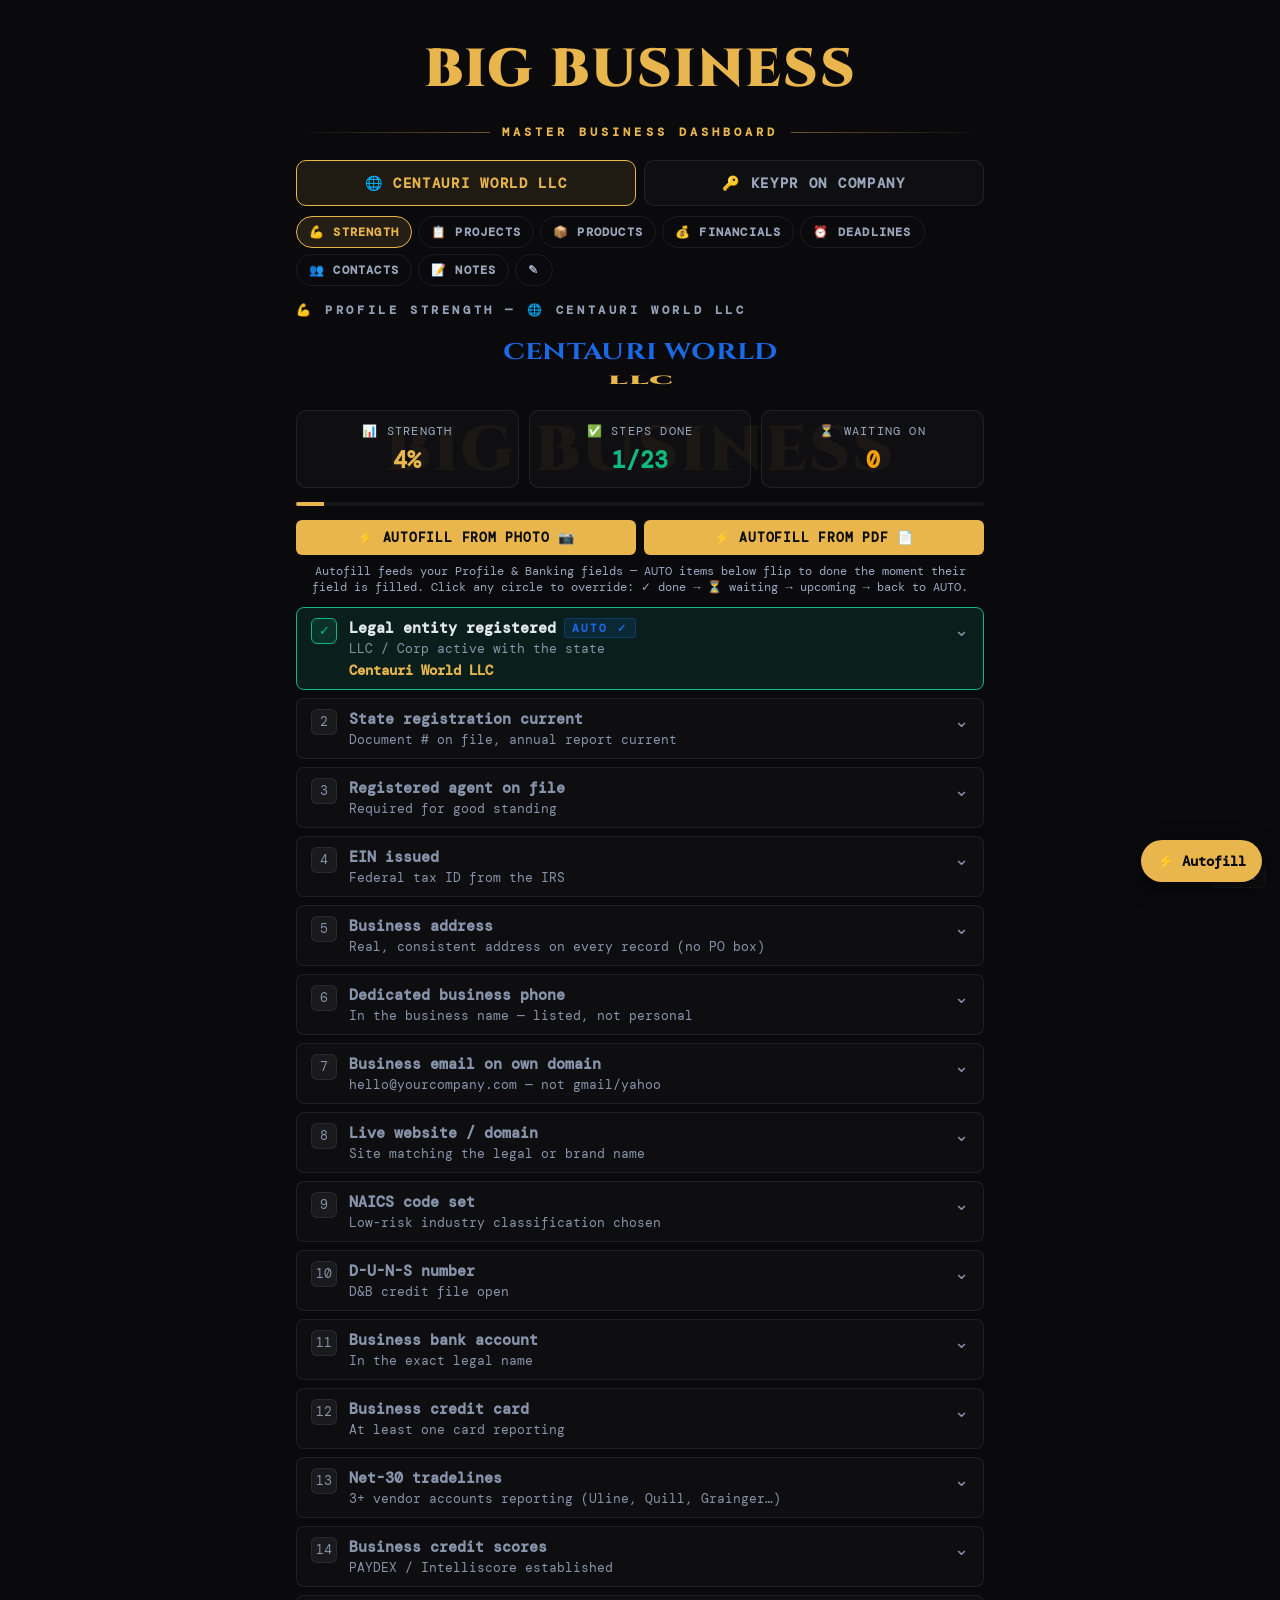
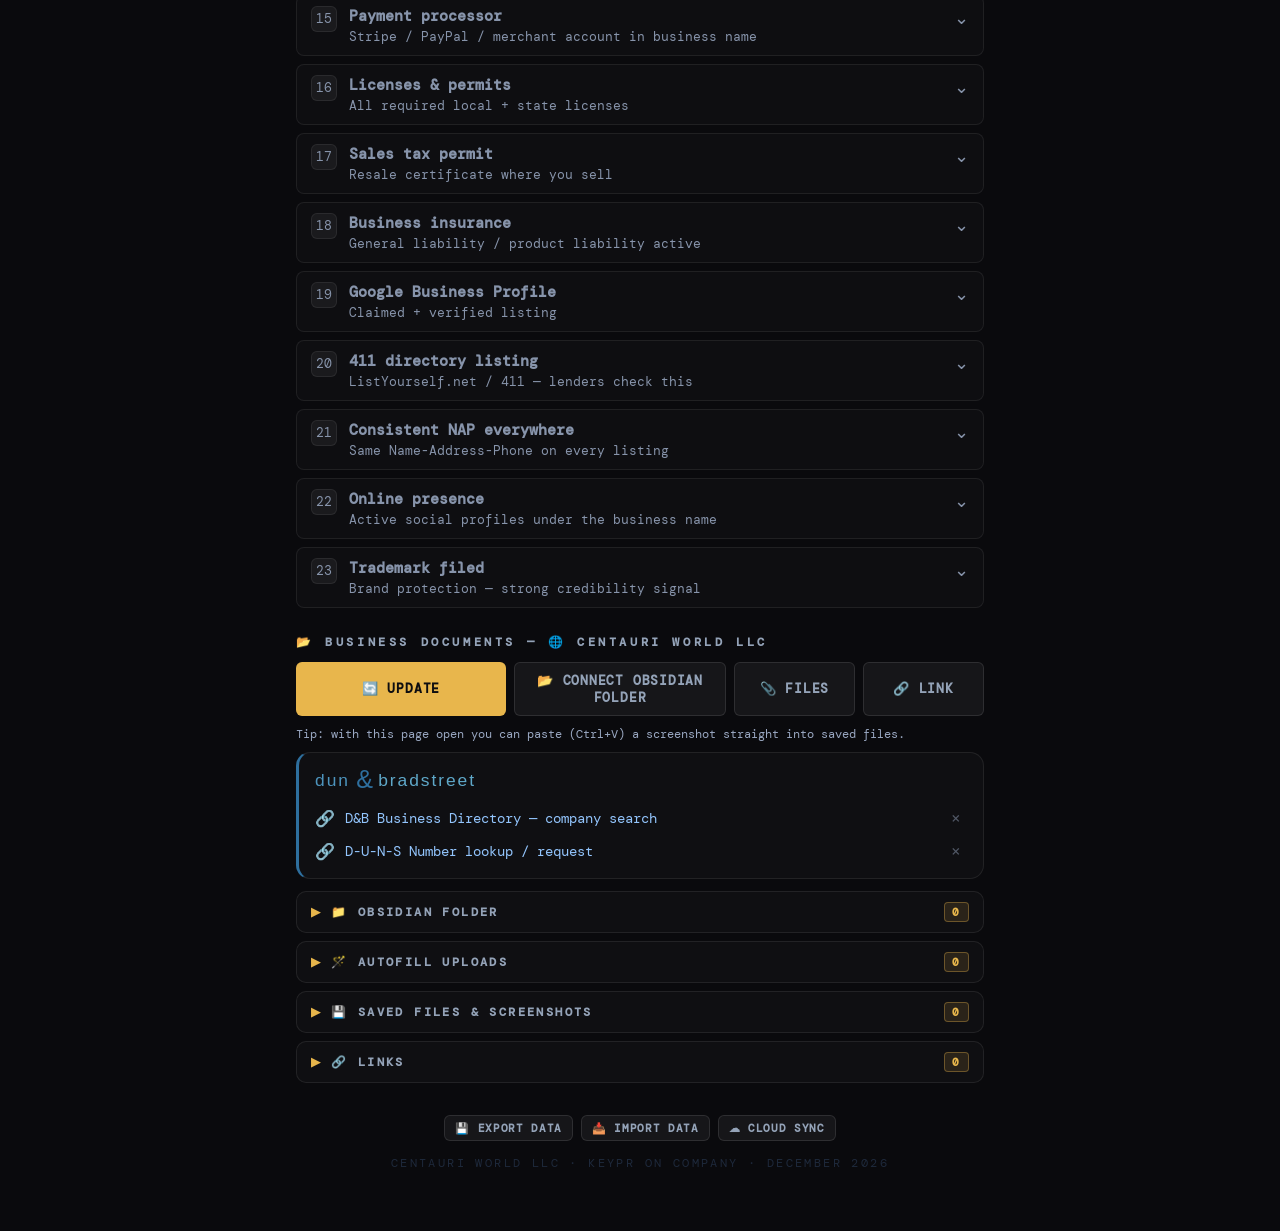
<file: index (1).html>
<!DOCTYPE html>
<html lang="en">
<head>
<meta charset="UTF-8">
<meta name="viewport" content="width=device-width, initial-scale=1.0">
<title>Big Business · Dashboard</title>
<link rel="manifest" href="manifest.json">
<meta name="theme-color" content="#0a0a0d">
<link rel="apple-touch-icon" href="apple-touch-icon.png">
<meta name="apple-mobile-web-app-capable" content="yes">
<meta name="mobile-web-app-capable" content="yes">
<meta name="apple-mobile-web-app-status-bar-style" content="black-translucent">
<meta name="apple-mobile-web-app-title" content="Big Business">
<style>
@import url('https://fonts.googleapis.com/css2?family=Cinzel:wght@700;900&family=DM+Mono:wght@300;400;500&family=Syne:wght@700;800&display=swap');
* { box-sizing: border-box; margin: 0; padding: 0; }
:root {
  --bg: #0a0a0d;
  --panel: rgba(255,255,255,0.025);
  --border: rgba(255,255,255,0.08);
  --gold: #E8B64C;
  --gold-dim: rgba(232,182,76,0.12);
  --text: #e2e8f0;
  --muted: #9aa7bd;
  --faint: #9aa8c2;
  --green: #10b981;
  --amber: #f59e0b;
  --blue: #3b82f6;
  --purple: #8b5cf6;
  --cyan: #1fd3ee;
  --accent: #E8B64C;          /* switches per business in render() */
  --accent-dim: rgba(232,182,76,0.12);
  --accent-brd: rgba(232,182,76,0.35);
}
body {
  background: var(--bg);
  color: var(--text);
  font-family: 'DM Mono', monospace;
  min-height: 100vh;
}
h1,h2,h3,.syne { font-family: 'Syne', sans-serif; }
button, input, select, textarea { font-family: inherit; }
input, select, textarea {
  width: 100%; background: rgba(255,255,255,0.04);
  border: 1px solid rgba(255,255,255,0.1); border-radius: 6px;
  padding: 9px 12px; color: var(--text); font-size: 15px; outline: none;
}
input:focus, select:focus, textarea:focus { border-color: var(--accent); }
::placeholder { color: #8794ab; }
.btn {
  border: none; border-radius: 6px; padding: 9px 14px; font-size: 13px;
  font-weight: 800; cursor: pointer; letter-spacing: 0.06em;
  font-family: 'DM Mono', monospace;
}
.btn-red { background: var(--accent); color: #0d0d10; }
.btn-ghost { background: rgba(255,255,255,0.05); color: #94a3b8; border: 1px solid rgba(255,255,255,0.1); }
.btn-dashed {
  background: rgba(255,255,255,0.02); border: 1px dashed rgba(255,255,255,0.14);
  color: var(--muted); width: 100%; padding: 10px; border-radius: 8px;
  cursor: pointer; font-size: 13px; letter-spacing: 0.08em;
}
.btn-dashed:hover { border-color: var(--accent); color: var(--accent); }
.card {
  background: var(--panel); border: 1px solid var(--border);
  border-radius: 14px; overflow: hidden;
}
.chip {
  font-size: 11px; letter-spacing: 0.18em; padding: 2px 7px; border-radius: 4px;
  display: inline-block; font-weight: 700;
}
.section-title { font-size: 12px; letter-spacing: 0.3em; color: #94a3b8; font-weight: 700; margin: 4px 0 12px; }
.del-x {
  background: transparent; border: none; color: #8794ab; font-size: 16px;
  cursor: pointer; padding: 2px 6px; opacity: 0.55;
}
.del-x:hover { color: #ef4444; opacity: 1; }
.empty {
  padding: 30px 16px; text-align: center; color: var(--muted); font-size: 14px;
  border: 1px dashed rgba(255,255,255,0.1); border-radius: 12px;
}
@keyframes spin { from{transform:rotate(0)} to{transform:rotate(360deg)} }
@keyframes fadeout { to { opacity: 0; visibility: hidden; } }
@keyframes pulse { 0%,100%{opacity:1} 50%{opacity:.45} }

/* ===== Splash ===== */
#splash {
  position: fixed; inset: 0; background: #050506; z-index: 999;
  display: flex; align-items: center; justify-content: center;
  animation: fadeout 0.7s ease 1.5s forwards;
}
#splash .logo-wrap { width: min(560px, 86vw); }

/* ===== Watermark ===== */
#watermark {
  position: fixed; inset: 0; display: flex; align-items: center; justify-content: center;
  pointer-events: none; z-index: 0; opacity: 0.05;
}
#watermark .logo-wrap { width: min(520px, 85vw); }

/* ===== Layout ===== */
#shell { position: relative; z-index: 1; max-width: 720px; margin: 0 auto; padding: 26px 16px 60px; }
header.app { display: flex; flex-direction: column; gap: 12px; margin-bottom: 20px; }
header.app .logo-wrap { width: min(440px, 86vw); margin: 0 auto; cursor: pointer; }
.biz-tabs { display: grid; grid-template-columns: 1fr 1fr; gap: 8px; margin-bottom: 10px; }
.biz-tab {
  padding: 13px 10px; border-radius: 10px; cursor: pointer; text-align: center;
  border: 1px solid var(--border); background: var(--panel);
  font-size: 14px; letter-spacing: 0.12em; color: var(--muted); font-weight: 800;
  transition: all .2s;
}
.biz-tab.active { color: #fff; }
.sub-tabs { display: flex; gap: 6px; flex-wrap: wrap; margin-bottom: 16px; }
.sub-tab {
  padding: 7px 12px; border-radius: 999px; cursor: pointer; font-size: 12px;
  letter-spacing: 0.1em; border: 1px solid var(--border);
  background: transparent; color: var(--muted); font-weight: 700;
}
.sub-tab.active { border-color: var(--accent); color: var(--accent); background: var(--accent-dim); }
.stats { display: grid; grid-template-columns: repeat(3,1fr); gap: 10px; margin-bottom: 14px; }
.stat {
  background: var(--panel); border: 1px solid var(--border); border-radius: 10px;
  padding: 12px 10px; text-align: center;
}
.stat .lbl { font-size: 12px; color: var(--faint); letter-spacing: 0.1em; margin-bottom: 6px; }
.stat .val { font-family: 'DM Mono', monospace; font-size: 23px; font-weight: 800; }
.row { display: flex; gap: 8px; }
.col { display: flex; flex-direction: column; gap: 8px; }
.form-panel {
  background: var(--accent-dim); border: 1px solid var(--accent-brd);
  border-radius: 12px; padding: 16px; display: flex; flex-direction: column; gap: 9px;
  margin-bottom: 12px;
}
.grid2 { display: grid; grid-template-columns: 1fr 1fr; gap: 9px; }
#bgCorner { position: fixed; right: 14px; bottom: 12px; z-index: 50; display: flex; gap: 6px; opacity: 0.4; transition: opacity .2s; }
#bgCorner:hover { opacity: 1; }
</style>
</head>
<body>

<div id="splash"><div class="logo-wrap"></div></div>
<div id="watermark"><div class="logo-wrap"></div></div>
<div id="shell">
  <header class="app">
    <div class="logo-wrap" id="headerLogo" title="Click to upload your logo PNG"></div>
    <div style="display:flex;align-items:center;gap:12px;">
      <div style="height:1px;flex:1;background:linear-gradient(90deg,transparent,rgba(232,182,76,0.45))"></div>
      <div style="font-size:12px;letter-spacing:0.34em;color:var(--gold);font-weight:800;">MASTER BUSINESS DASHBOARD</div>
      <div style="height:1px;flex:1;background:linear-gradient(90deg,rgba(232,182,76,0.45),transparent)"></div>
    </div>
  </header>
  <input type="file" id="logoFile" accept="image/*" style="display:none">
  <input type="file" id="catFile" accept=".json,application/json" style="display:none">
  <input type="file" id="docFile" multiple style="display:none">
  <input type="file" id="afImg" accept="image/*" style="display:none">
  <input type="file" id="afPdf" accept="application/pdf,.pdf" style="display:none">
  <input type="file" id="skFile" multiple style="display:none">
  <div class="biz-tabs" id="bizTabs"></div>
  <div class="sub-tabs" id="subTabs"></div>
  <div id="content"></div>
  <div style="margin-top:32px;display:flex;justify-content:center;gap:8px">
    <button class="btn btn-ghost" style="font-size:11px;padding:5px 10px" onclick="exportData()">💾 EXPORT DATA</button>
    <button class="btn btn-ghost" style="font-size:11px;padding:5px 10px" onclick="document.getElementById('dataFile').click()">📥 IMPORT DATA</button>
    <button class="btn btn-ghost" style="font-size:11px;padding:5px 10px" onclick="ui.showCloud=!ui.showCloud;render()">☁ CLOUD SYNC</button>
  </div>
  <div id="cloudPanel" style="max-width:600px;margin:10px auto 0"></div>
  <input type="file" id="dataFile" accept=".json,application/json" style="display:none">
  <input type="file" id="bgFile" accept="image/*" style="display:none">
  <div style="margin-top:14px;text-align:center;font-size:12px;letter-spacing:0.2em;color:#1e293b;" id="footer"></div>
</div>
<div id="bgCorner"></div>

<script>
// ==================================================
// BIG BUSINESS — dual business dashboard
// Centauri World LLC + Keypr On Company
// All data lives in localStorage on this machine.
// ==================================================
const LS_KEY = "bigboss_dashboard_v1";
const esc = s => String(s ?? "").replace(/[&<>"']/g, c => ({'&':'&amp;','<':'&lt;','>':'&gt;','"':'&quot;',"'":'&#39;'}[c]));

// ---------- Default logo (SVG recreation of "BIG BUSINESS" gold wordmark) ----------
let _logoN = 0;
function logoSVG() {
  return `
  <svg viewBox="0 0 970 190" xmlns="http://www.w3.org/2000/svg" style="width:100%;display:block">
    <text x="485" y="132" text-anchor="middle"
      font-family="Cinzel, 'Times New Roman', Georgia, serif" font-weight="900"
      font-size="118" letter-spacing="4"
      fill="#E8B64C">BIG BUSINESS</text>
  </svg>`;
}
function logoHTML() {
  const s = state();
  if (s && s.logo) return `<img src="${s.logo}" style="width:100%;display:block" alt="The Big Boss logo">`;
  return logoSVG();
}

// ---------- Businesses ----------
const BIZ = {
  centauri: { name: "🌐 CENTAURI WORLD LLC", short: "Centauri", accent: "#E8B64C" },
  keypr:    { name: "🔑 KEYPR ON COMPANY",  short: "Keypr",    accent: "#1fd3ee" },
};
const TABS = [
  ["strength","💪 STRENGTH"],["projects","📋 PROJECTS"],["catalog","📦 PRODUCTS"],["financials","💰 FINANCIALS"],
  ["deadlines","⏰ DEADLINES"],["contacts","👥 CONTACTS"],["notes","📝 NOTES"],
];

// ---------- Keypr On wordmark (logo colors: neon cyan + red) ----------
function keyprLogoSVG() {
  return `
  <svg viewBox="0 0 460 68" xmlns="http://www.w3.org/2000/svg" style="width:100%;display:block" aria-label="Keypr On co.">
    <text x="230" y="48" text-anchor="middle" font-family="Cinzel, 'Times New Roman', Georgia, serif" font-weight="700" font-size="38"
      textLength="420" lengthAdjust="spacingAndGlyphs"><tspan fill="#25d7f2">KEYPR ON </tspan><tspan fill="#ff8c2e">co.</tspan></text>
  </svg>`;
}

const STATUS_META = {
  "in-progress": { label: "IN PROGRESS", priority: "🔴 HIGH",  accent: "#3b82f6" },
  "issue":       { label: "NEEDS ACTION", priority: "🟡 MEDIUM", accent: "#f59e0b" },
  "nearly-done": { label: "NEARLY DONE", priority: "🟢 LOW",   accent: "#10b981" },
  "new":         { label: "NEW PROJECT", priority: "⚪ TBD",    accent: "#8b5cf6" },
};
const STEP_COLORS = {
  done:    { bg: "rgba(16,185,129,0.12)", border: "#10b981", text: "#10b981" },
  waiting: { bg: "rgba(245,158,11,0.12)", border: "#f59e0b", text: "#f59e0b" },
  upcoming:{ bg: "rgba(255,255,255,0.02)", border: "rgba(255,255,255,0.07)", text: "#8794ab" },
};

// ---------- Default data ----------
function defaultState() {
  return {
    logo: null,
    bg: null, // custom watermark background image (data URI)
    activeBiz: "centauri",
    activeTab: "projects",
    openProject: "amazon",
    projects: [
      { id:"amazon", biz:"keypr", brand:"KEYPRONYX", title:"Amazon Compliance",
        subtitle:"CR2032 Coin Cell Battery · Reese's Law", status:"in-progress",
        steps:[
          {id:1,status:"done",label:"Lab Identified",detail:"Intertek — Hillside, IL",sub:"Reese's Law accredited · 1-800-967-5352"},
          {id:2,status:"done",label:"Contact Made",detail:"Info left with receptionist",sub:"Friday, April 24, 2026"},
          {id:3,status:"waiting",label:"Awaiting Callback",detail:"Intertek engineer to call back",sub:"Expected by end of day Tuesday, April 29"},
          {id:4,status:"upcoming",label:"Consultation Call",detail:"Get sample count, quote & schedule",sub:"Ask: How many samples for 16 CFR 1700?"},
          {id:5,status:"upcoming",label:"Order Packaging Samples",detail:"Order exact qty confirmed by lab",sub:"Don't order until lab confirms count"},
          {id:6,status:"upcoming",label:"Drop Off Samples",detail:"Drive to Hillside, IL",sub:"Mon–Fri 8AM–5PM"},
          {id:7,status:"upcoming",label:"Receive Test Report",detail:"16 CFR 1700 certification issued",sub:"2–4 weeks after drop-off"},
          {id:8,status:"upcoming",label:"Submit GCC to Amazon",detail:"GCC + lab report → Amazon",sub:"Listing reinstated after review"},
        ]},
      { id:"walmart-uni2", biz:"centauri", brand:"WALMART", title:"SKU UNI2 · POSCA Monotone",
        subtitle:"Uni POSCA PC-5M 8-Count Monotone · ID: 3406107934", status:"issue",
        steps:[
          {id:1,status:"done",label:"Product Listed",detail:"Listed at $18.88",sub:"Net profit $11.53/unit · 61.1% margin"},
          {id:2,status:"done",label:"Buy Box Tracked",detail:"Competitor: uni-ball Corp (1P) at $19.97",sub:"~71 units/mo demand"},
          {id:3,status:"waiting",label:"Listing Quality Score",detail:"Current score: 61% — needs improvement",sub:"Improve title, images, content"},
          {id:4,status:"upcoming",label:"Confirm Units On Hand",detail:"Verify inventory count in Seller Center",sub:"Update stock levels"},
          {id:5,status:"upcoming",label:"Resolve Processing Issues",detail:"Check for stuck Processing status",sub:"Add price/inventory or retire & relist"},
          {id:6,status:"upcoming",label:"Optimize Listing",detail:"Push Quality Score above 80%",sub:"Title, bullets, images, attributes"},
        ]},
      { id:"walmart-uni5", biz:"centauri", brand:"WALMART", title:"SKU UNI5 · POSCA Assorted",
        subtitle:"Uni POSCA PC-5M 8-Count Assorted · ID: 591166907", status:"issue",
        steps:[
          {id:1,status:"done",label:"Product Listed",detail:"Listed at $19.88",sub:"~457 units/mo demand · 4.7★ (1,715 reviews)"},
          {id:2,status:"done",label:"Competition Mapped",detail:"Walmart 1P at $19.97 · Lowest 3P: $16.97",sub:"Ocean State Office Supply undercutting"},
          {id:3,status:"waiting",label:"Units On Hand = 0",detail:"Currently OUT OF STOCK",sub:"Restock needed immediately — high demand SKU"},
          {id:4,status:"upcoming",label:"Resolve Processing Status",detail:"Listing may be stuck in Processing",sub:"Add inventory + price to activate"},
          {id:5,status:"upcoming",label:"Reprice Strategically",detail:"Compete vs $16.97 floor",sub:"Stay above cost while undercutting 1P"},
          {id:6,status:"upcoming",label:"Optimize Listing Quality",detail:"Current score: 62%",sub:"Push above 80% for Buy Box advantage"},
        ]},
      { id:"centauri-brand", biz:"centauri", brand:"BRAND", title:"Centauri World Brand Identity",
        subtitle:"Logo · Typography · Color System · Assets", status:"nearly-done",
        steps:[
          {id:1,status:"done",label:"Brand Direction Set",detail:"Custom dot-sphere globe logo chosen",sub:"Rejected: Crux, Meridian, Binary Orbit concepts"},
          {id:2,status:"done",label:"Color Palette Finalized",detail:"Deep Space · Electric Blue · Stellar Silver · Centauri Gold",sub:"#070B16 · #1A6AE8 · #8A9AB5 · #E8B64C"},
          {id:3,status:"done",label:"Typography System",detail:"Outfit Bold (CENTAURI) + Outfit Light (WORLD)",sub:"Body: DM Sans"},
          {id:4,status:"done",label:"14 SVG Files Produced",detail:"Primary, monochrome, icon, stacked, wordmark",sub:"Full production-ready asset suite"},
          {id:5,status:"upcoming",label:"Apply to Walmart Listings",detail:"Use brand assets in product imagery",sub:"Seller Center listing images & storefront"},
          {id:6,status:"upcoming",label:"Apply to Amazon Listings",detail:"Brand registry + A+ content",sub:"Once compliance is resolved"},
        ]},
    ],
    financials: {
      centauri: [
        {id:"f1", label:"UNI2 net profit / unit", value:"$11.53", note:"61.1% margin at $18.88"},
        {id:"f2", label:"UNI5 demand", value:"~457 units/mo", note:"Currently out of stock"},
        {id:"f3", label:"UNI2 demand", value:"~71 units/mo", note:"Buy Box vs uni-ball 1P $19.97"},
      ],
      keypr: [
        {id:"f4", label:"Amazon listing status", value:"Suspended", note:"Pending Reese's Law compliance"},
      ],
    },
    profiles: {
      centauri: {
        legal: "Centauri World LLC", brands: "Centauri World",
        marketplaces: "Walmart Marketplace (Seller Center)",
        ids: "UNI2: 3406107934 · UNI5: 591166907",
        colors: "#070B16 Deep Space · #1A6AE8 Electric Blue · #8A9AB5 Stellar Silver · #E8B64C Centauri Gold",
        notes: "Typography: Outfit Bold/Light + DM Sans. 14 production SVG assets ready.",
      },
      keypr: {
        legal: "Keypr On Company", brands: "KEYPRONYX",
        marketplaces: "Amazon Seller Central",
        ids: "CR2032 coin cell product line",
        colors: "",
        notes: "Compliance path: 16 CFR 1700 via Intertek (Hillside, IL) → GCC → Amazon reinstatement.",
      },
    },
    deadlines: [
      {id:"d1", biz:"keypr", title:"Intertek engineer callback", date:"2026-04-29", note:"Follow up if no call by EOD", done:true},
    ],
    contacts: [
      {id:"c1", biz:"keypr", name:"Intertek — Hillside, IL", role:"Compliance Lab", phone:"1-800-967-5352", email:"", notes:"Reese's Law accredited. Spoke to receptionist 4/24."},
    ],
    links: [],
    notes: [],
    catalog: { centauri: [], keypr: [] },
    catalogMeta: {
      centauri: { lastSync: null, source: "", srcUrl: "" },
      keypr:    { lastSync: null, source: "", srcUrl: "" },
    },
    docs: null, // filled by migrate()
  };
}
function defaultDnb() {
  return [
    { id: uid("dnb"), label: "D&B Business Directory — company search", url: "https://www.dnb.com/business-directory.html" },
    { id: uid("dnb"), label: "D-U-N-S Number lookup / request", url: "https://www.dnb.com/duns-number/lookup.html" },
  ];
}

// ---------- State ----------
let _state = null;
function state() { return _state; }
function load() {
  try {
    const raw = localStorage.getItem(LS_KEY);
    if (raw) { _state = JSON.parse(raw); migrate(); return; }
  } catch(e) {}
  _state = defaultState();
  migrate();
}
function migrate() { // add keys introduced after first release
  _state.catalog ||= { centauri: [], keypr: [] };
  _state.catalogMeta ||= {};
  _state.docs ||= {};
  _state.bp ||= {};
  _state.fin ||= {};
  _state.strength ||= {};
  _state.strengthData ||= {};
  _state.strengthFiles ||= {};
  _state.tabNames ||= {};
  _state.bizNames ||= {};
  for (const b of ["centauri","keypr"]) {
    _state.fin[b] ||= {};
    _state.strength[b] ||= {};
    _state.strengthData[b] ||= {};
    _state.strengthFiles[b] ||= {};
    _state.catalog[b] ||= [];
    _state.catalogMeta[b] ||= { lastSync: null, source: "", srcUrl: "" };
    _state.docs[b] ||= { files: [], links: [], dnb: defaultDnb(), scan: { files: [], lastScan: null, folderName: "" } };
    _state.bp[b] ||= {};
    const old = _state.profiles && _state.profiles[b];
    if (old) { // carry legacy profile values into the structured profile
      const m = _state.bp[b];
      m.legalName ||= old.legal || ""; m.brands ||= old.brands || "";
      m.colors ||= old.colors || ""; m.notes ||= old.notes || "";
      m.marketplaces ||= old.marketplaces || ""; m.keyIds ||= old.ids || "";
    }
  }
}
function save() { try { localStorage.setItem(LS_KEY, JSON.stringify(_state)); } catch(e) { console.error(e); } scheduleCloudWrite(); }

// ===== CLOUD SYNC (Firebase — same pattern as the WFS tracker) =====
const CLOUD_CFG_KEY = "bigboss_cloud_cfg", CLOUD_CODE_KEY = "bigboss_cloud_code";
const CLIENT_ID = (()=>{ let c=localStorage.getItem("bigboss_client_id"); if(!c){ c=Date.now().toString(36)+Math.random().toString(36).slice(2,8); try{localStorage.setItem("bigboss_client_id",c);}catch(e){} } return c; })();
const FB_APP = "https://www.gstatic.com/firebasejs/10.12.0/firebase-app-compat.js";
const FB_AUTH = "https://www.gstatic.com/firebasejs/10.12.0/firebase-auth-compat.js";
const FB_DB = "https://www.gstatic.com/firebasejs/10.12.0/firebase-database-compat.js";
let cloudDoc = null, cloudWriteTimer = null, cloudApplying = false;
async function cloudConnect(cfg, code){
  await loadScript(FB_APP); await loadScript(FB_AUTH); await loadScript(FB_DB);
  if (!firebase.apps || !firebase.apps.length) firebase.initializeApp(cfg);
  try { await firebase.auth().signInAnonymously(); } catch(e) { /* ok if rules are open */ }
  cloudDoc = firebase.database().ref("trackers/bigboss-" + code);
  cloudDoc.on("value", snap => {
    const v = snap.val();
    if (!v || !v.state || v.origin === CLIENT_ID) return;
    try {
      cloudApplying = true;
      const keepBiz = _state.activeBiz, keepTab = _state.activeTab;
      _state = JSON.parse(v.state);
      _state.activeBiz = keepBiz; _state.activeTab = keepTab; // don't yank this device's view around
      migrate();
      try { localStorage.setItem(LS_KEY, JSON.stringify(_state)); } catch(e) {}
      render();
    } catch(e) { console.error(e); }
    finally { cloudApplying = false; }
  }, err => { ui.cloudMsg = "Cloud read error: " + err.message; render(); });
  try { localStorage.setItem(CLOUD_CFG_KEY, JSON.stringify(cfg)); localStorage.setItem(CLOUD_CODE_KEY, code); } catch(e) {}
}
function scheduleCloudWrite(){
  if (!cloudDoc || cloudApplying) return;
  clearTimeout(cloudWriteTimer);
  cloudWriteTimer = setTimeout(()=>{
    cloudDoc.set({ state: JSON.stringify(_state), updatedAt: Date.now(), origin: CLIENT_ID })
      .catch(e=>{ ui.cloudMsg = "Cloud write failed: " + e.message; });
  }, 1200);
}
function parseCfg(txt){
  try { return JSON.parse(txt); } catch(e) {}
  try { return (new Function("return ("+txt+")"))(); } catch(e) { return null; }
}
async function connectCloudClick(){
  const cfg = parseCfg(document.getElementById("cl-cfg").value.trim());
  const code = document.getElementById("cl-code").value.trim();
  if (!cfg || !cfg.projectId){ ui.cloudMsg = "That config doesn't look right — paste the whole firebaseConfig object (must include projectId)."; render(); return; }
  if (!cfg.databaseURL){ ui.cloudMsg = "Config is missing databaseURL — create the Realtime Database first, then re-copy the config."; render(); return; }
  if (!code){ ui.cloudMsg = "Pick a sync code — it's the shared secret every device enters."; render(); return; }
  ui.cloudMsg = "Connecting…"; render();
  try { await cloudConnect(cfg, code); ui.cloudMsg = "✓ Connected — this device now syncs live."; scheduleCloudWrite(); }
  catch(e){ ui.cloudMsg = "Couldn't connect: " + e.message; }
  render();
}
function disconnectCloud(){
  if (cloudDoc) cloudDoc.off();
  cloudDoc = null;
  try { localStorage.removeItem(CLOUD_CFG_KEY); localStorage.removeItem(CLOUD_CODE_KEY); } catch(e) {}
  ui.cloudMsg = "Disconnected — this device is local-only again."; render();
}
function renderCloud(){
  const el = document.getElementById("cloudPanel");
  if (!el) return;
  if (!ui.showCloud){
    el.innerHTML = cloudDoc ? `<div style="text-align:center;font-size:12px;color:var(--green);letter-spacing:0.1em">☁ CLOUD SYNC ON</div>` : "";
    return;
  }
  el.innerHTML = `<div class="form-panel">
    <div style="font-size:12px;letter-spacing:0.2em;color:var(--accent);font-weight:700">☁ CLOUD SYNC — SAME CONFIG + SAME CODE ON EVERY DEVICE</div>
    <div style="font-size:12px;color:#9aa8c2">Uses your own free Firebase project — the exact same setup as your WFS tracker. Paste the firebaseConfig object and pick a private sync code. Enter the same two things on your phone and every rename, file, and field stays in sync.</div>
    <textarea id="cl-cfg" rows="4" placeholder='{ "apiKey": "…", "databaseURL": "…", "projectId": "…" }'>${esc(localStorage.getItem(CLOUD_CFG_KEY)||"")}</textarea>
    <input id="cl-code" placeholder="Sync code (shared secret)" value="${esc(localStorage.getItem(CLOUD_CODE_KEY)||"")}">
    <div class="row">
      <button class="btn btn-red" style="flex:1" onclick="connectCloudClick()">☁ CONNECT</button>
      <button class="btn btn-ghost" onclick="disconnectCloud()">DISCONNECT</button>
      <button class="btn btn-ghost" onclick="ui.showCloud=false;render()">CLOSE</button>
    </div>
    ${ui.cloudMsg?`<div style="font-size:13px;color:var(--accent)">${esc(ui.cloudMsg)}</div>`:""}
  </div>`;
}
function commit() { save(); render(); }
const uid = p => p + "-" + Date.now() + "-" + Math.floor(Math.random()*1000);

// UI-only flags (not persisted)
let ui = { showNewProject:false, addStepFor:null, showForm:{}, contactTab:"list", editProd:null, catStatus:"", docOpen:{}, strengthOpen:{}, renameMode:false };

// ---------- Renderers ----------
function render() {
  // per-business accent: gold for Centauri, neon cyan for Keypr On
  const a = BIZ[_state.activeBiz].accent;
  const rt = document.documentElement.style;
  rt.setProperty("--accent", a);
  rt.setProperty("--accent-dim", a + "1f");
  rt.setProperty("--accent-brd", a + "59");
  renderLogos(); renderBizTabs(); renderSubTabs();
  const s = _state;
  const el = document.getElementById("content");
  const fn = { projects: rProjects, catalog: rCatalog, financials: rFinancials, deadlines: rDeadlines,
               contacts: rContacts, notes: rNotes, strength: rStrength }[s.activeTab] || rStrength;
  el.innerHTML = fn(s.activeBiz);
  renderCloud();
  document.getElementById("footer").textContent =
    "CENTAURI WORLD LLC · KEYPR ON COMPANY · " +
    new Date().toLocaleDateString("en-US",{month:"long",year:"numeric"}).toUpperCase();
}
function renderLogos() {
  document.querySelectorAll("header .logo-wrap, #splash .logo-wrap").forEach(w => w.innerHTML = logoHTML());
  // watermark: custom photo background if set, otherwise the BIG BUSINESS wordmark
  const wm = document.getElementById("watermark");
  if (_state.bg) {
    wm.style.opacity = "0.16";
    wm.innerHTML = `<img src="${_state.bg}" style="width:100%;height:100%;object-fit:cover" alt="">`;
  } else {
    wm.style.opacity = "0.05";
    wm.innerHTML = `<div class="logo-wrap" style="width:min(520px,85vw)">${logoHTML()}</div>`;
  }
  document.getElementById("bgCorner").innerHTML = _state.bg
    ? `<button class="btn btn-ghost" style="font-size:11px;padding:4px 9px" title="Change background image" onclick="document.getElementById('bgFile').click()">⛰</button>
       <button class="btn btn-ghost" style="font-size:11px;padding:4px 9px" title="Remove background image" onclick="clearBg()">✕</button>`
    : `<button class="btn btn-ghost" style="font-size:11px;padding:4px 9px" title="Set background image" onclick="document.getElementById('bgFile').click()">⛰ BG</button>`;
}
function clearBg(){ _state.bg = null; commit(); }
function tabLabel(id, fallback){ return _state.tabNames[id] || fallback; }
function bizLabel(id){ return _state.bizNames[id] || BIZ[id].name; }
function renameTab(id){
  const cur = tabLabel(id, TABS.find(([t])=>t===id)[1]);
  const n = prompt("Rename tab — emoji + name (leave empty to reset):", cur);
  if (n===null) return;
  if (n.trim()) _state.tabNames[id]=n.trim(); else delete _state.tabNames[id];
  commit();
}
function renameBiz(id){
  const n = prompt("Rename business tab — emoji + name (leave empty to reset):", bizLabel(id));
  if (n===null) return;
  if (n.trim()) _state.bizNames[id]=n.trim(); else delete _state.bizNames[id];
  commit();
}
function renderBizTabs() {
  const s = _state;
  document.getElementById("bizTabs").innerHTML = Object.entries(BIZ).map(([id,b]) => {
    const active = s.activeBiz === id;
    const dash = ui.renameMode ? "border-style:dashed;" : "";
    return `<div class="biz-tab ${active?'active':''}" onclick="${ui.renameMode?`renameBiz('${id}')`:`setBiz('${id}')`}"
      style="display:flex;align-items:center;justify-content:center;${dash}${active?`border-color:${b.accent};background:${b.accent}18;color:${b.accent};`:''}"><span>${esc(bizLabel(id))}</span></div>`;
  }).join("");
}
function renderSubTabs() {
  const s = _state;
  document.getElementById("subTabs").innerHTML = TABS.map(([id,label]) => {
    const dash = ui.renameMode ? "border-style:dashed;" : "";
    const gold = id==="strength"
      ? `style="${dash}border-color:var(--gold);color:var(--gold);${s.activeTab===id?'background:var(--gold-dim);font-weight:700;':''}"`
      : (dash?`style="${dash}"`:"");
    return `<button class="sub-tab ${s.activeTab===id?'active':''}" ${gold} onclick="${ui.renameMode?`renameTab('${id}')`:`setTab('${id}')`}">${esc(tabLabel(id,label))}</button>`;
  }).join("") + `<button class="sub-tab" title="${ui.renameMode?'Done renaming':'Rename tabs — then click any tab to rename it'}"
    style="${ui.renameMode?'border-color:var(--green);color:var(--green);background:rgba(16,185,129,0.12);':''}"
    onclick="ui.renameMode=!ui.renameMode;render()">${ui.renameMode?'✅ DONE':'✎'}</button>`;
}
function setBiz(id){ _state.activeBiz = id; _state.activeTab = "strength"; ui.showForm = {}; ui.showNewProject=false; ui.addStepFor=null; ui.editGroup=null; ui.afResults=null; ui.afStatus=null; commit(); }
function setTab(id){ _state.activeTab = id; ui.showForm = {}; ui.showNewProject=false; ui.addStepFor=null; ui.editGroup=null; ui.afResults=null; ui.afStatus=null; commit(); }

// ========== PROJECTS ==========
function projStats(biz) {
  const ps = _state.projects.filter(p=>p.biz===biz);
  const steps = ps.flatMap(p=>p.steps);
  const done = steps.filter(x=>x.status==="done").length;
  const waiting = steps.filter(x=>x.status==="waiting").length;
  return { pct: steps.length?Math.round(done/steps.length*100):0, done, total: steps.length, waiting };
}
function ring(pct,color,size=48){
  const r=(size-6)/2, c=2*Math.PI*r, o=c-(pct/100)*c;
  return `<svg width="${size}" height="${size}" style="transform:rotate(-90deg);flex-shrink:0">
    <circle cx="${size/2}" cy="${size/2}" r="${r}" fill="none" stroke="rgba(255,255,255,0.06)" stroke-width="3"/>
    <circle cx="${size/2}" cy="${size/2}" r="${r}" fill="none" stroke="${color}" stroke-width="3"
      stroke-dasharray="${c}" stroke-dashoffset="${o}" style="stroke-linecap:round;transition:stroke-dashoffset 1s ease"/>
    <text x="50%" y="50%" text-anchor="middle" dominant-baseline="central"
      style="transform:rotate(90deg);transform-origin:50% 50%;fill:${color};font-size:13px;font-weight:600">${pct}%</text>
  </svg>`;
}
function rProjects(biz) {
  const s=_state, ps=s.projects.filter(p=>p.biz===biz), st=projStats(biz);
  let html = `
  <div class="stats">
    <div class="stat"><div class="lbl">📊 OVERALL</div><div class="val" style="color:${BIZ[biz].accent}">${st.pct}%</div></div>
    <div class="stat"><div class="lbl">✅ STEPS DONE</div><div class="val" style="color:var(--green)">${st.done}/${st.total}</div></div>
    <div class="stat"><div class="lbl">⏳ WAITING ON</div><div class="val" style="color:var(--amber)">${st.waiting}</div></div>
  </div>
  <div style="height:3px;background:rgba(255,255,255,0.05);border-radius:2px;overflow:hidden;margin-bottom:14px;">
    <div style="height:100%;width:${st.pct}%;background:${BIZ[biz].accent};transition:width 1s ease"></div>
  </div>`;
  if (ui.showNewProject) {
    html += `<div class="form-panel">
      <div style="font-size:12px;letter-spacing:0.2em;color:var(--accent);">NEW PROJECT — ${BIZ[biz].name}</div>
      <input id="np-title" placeholder="Project title">
      <input id="np-sub" placeholder="Subtitle / description">
      <div class="grid2">
        <input id="np-brand" placeholder="Brand tag (e.g. WALMART)">
        <select id="np-status">
          <option value="new">New</option><option value="in-progress">In Progress</option>
          <option value="issue">Needs Action</option><option value="nearly-done">Nearly Done</option>
        </select>
      </div>
      <div class="row">
        <button class="btn btn-red" style="flex:1" onclick="addProject('${biz}')">💾 SAVE PROJECT</button>
        <button class="btn btn-ghost" onclick="ui.showNewProject=false;render()">CANCEL</button>
      </div>
    </div>`;
  } else {
    html += `<button class="btn-dashed" style="margin-bottom:12px" onclick="ui.showNewProject=true;render()">➕ NEW PROJECT</button>`;
  }
  if (!ps.length) html += `<div class="empty">No projects for ${BIZ[biz].short} yet.</div>`;
  html += `<div class="col" style="gap:12px">` + ps.map(p=>projCard(p)).join("") + `</div>`;
  return html;
}
function projCard(p) {
  const meta = STATUS_META[p.status]||STATUS_META["new"];
  const open = _state.openProject===p.id;
  const done = p.steps.filter(x=>x.status==="done").length;
  const pct = p.steps.length?Math.round(done/p.steps.length*100):0;
  const waiting = p.steps.find(x=>x.status==="waiting");
  const bc = BIZ[p.biz].accent;
  let html = `<div class="card" style="${open?`border-color:${meta.accent};background:${meta.accent}14;`:''}">
    <div style="padding:16px 18px;display:flex;align-items:center;gap:14px;">
      <div style="cursor:pointer;display:flex;align-items:center;gap:14px;flex:1;min-width:0" onclick="toggleProject('${p.id}')">
        ${ring(pct,meta.accent)}
        <div style="flex:1;min-width:0">
          <div style="display:flex;align-items:center;gap:8px;flex-wrap:wrap;margin-bottom:4px;">
            <span class="chip" style="background:${bc}22;color:${bc};border:1px solid ${bc}44">${esc(p.brand)}</span>
            <span class="chip" style="background:${meta.accent}22;color:${meta.accent};border:1px solid ${meta.accent}44">${meta.label}</span>
            <span style="font-size:12px;color:#8794ab;margin-left:auto">${meta.priority}</span>
          </div>
          <div class="syne" style="font-size:17px;font-weight:700;color:#f1f5f9;margin-bottom:2px">${esc(p.title)}</div>
          <div style="font-size:13px;color:#8794ab">${esc(p.subtitle)}</div>
        </div>
      </div>
      <button class="del-x" title="Delete project" onclick="delProject('${p.id}')">🗑</button>
      <div style="font-size:20px;color:#9aa8c2;cursor:pointer;transform:rotate(${open?180:0}deg);transition:transform .3s" onclick="toggleProject('${p.id}')">⌄</div>
    </div>`;
  if (waiting) html += `
    <div style="margin:0 16px ${open?0:16}px;padding:10px 14px;background:rgba(245,158,11,0.08);border:1px solid rgba(245,158,11,0.25);border-radius:8px;display:flex;gap:10px;align-items:center;">
      <div style="width:7px;height:7px;border-radius:50%;background:var(--amber);flex-shrink:0;animation:pulse 2s infinite"></div>
      <div><div style="font-size:12px;color:var(--amber);letter-spacing:0.12em;margin-bottom:2px">WAITING ON</div>
      <div style="font-size:14px;color:#fde68a">${esc(waiting.detail)}</div>
      <div style="font-size:13px;color:#92400e">${esc(waiting.sub)}</div></div>
    </div>`;
  if (open) {
    html += `<div style="padding:14px 16px 16px"><div class="col">`;
    html += p.steps.map(step=>{
      const sc = STEP_COLORS[step.status];
      return `<div style="background:${sc.bg};border:1px solid ${sc.border};border-radius:8px;padding:10px 14px;display:flex;gap:12px;align-items:flex-start">
        <div onclick="cycleStep('${p.id}',${step.id})" title="Click to cycle status"
          style="width:24px;height:24px;border-radius:6px;background:${step.status==='upcoming'?'rgba(255,255,255,0.05)':sc.text+'22'};border:1px solid ${sc.border};display:flex;align-items:center;justify-content:center;font-size:13px;color:${sc.text};flex-shrink:0;cursor:pointer;user-select:none">
          ${step.status==="done"?"✓":step.id}</div>
        <div style="flex:1;min-width:0">
          <div style="font-size:15px;font-weight:500;color:${step.status==='upcoming'?'#8794ab':'#e2e8f0'};margin-bottom:2px">${esc(step.label)}</div>
          <div style="font-size:14px;color:${step.status==='upcoming'?'#9aa8c2':'#94a3b8'}">${esc(step.detail)}</div>
          ${step.sub?`<div style="font-size:13px;color:${step.status==='done'?'#065f46':step.status==='waiting'?'#92400e':'#1e293b'};margin-top:2px">${esc(step.sub)}</div>`:''}
        </div>
        <button class="del-x" onclick="delStep('${p.id}',${step.id})">×</button>
      </div>`;
    }).join("");
    if (ui.addStepFor===p.id) {
      html += `<div style="background:rgba(59,130,246,0.06);border:1px dashed rgba(59,130,246,0.3);border-radius:8px;padding:12px" class="col">
        <input id="st-label" placeholder="Step label">
        <input id="st-detail" placeholder="Detail">
        <input id="st-sub" placeholder="Sub / timing (optional)">
        <div class="row">
          <select id="st-status" style="flex:1"><option value="upcoming">Upcoming</option><option value="waiting">Waiting</option><option value="done">Done</option></select>
          <button class="btn btn-red" onclick="addStep('${p.id}')">ADD</button>
          <button class="btn btn-ghost" onclick="ui.addStepFor=null;render()">✕</button>
        </div></div>`;
    } else {
      html += `<button class="btn-dashed" onclick="ui.addStepFor='${p.id}';render()">➕ ADD STEP</button>`;
    }
    html += `</div></div>`;
  }
  return html + `</div>`;
}
function toggleProject(id){ _state.openProject = _state.openProject===id?null:id; commit(); }
function delProject(id){ if(!confirm("Delete this project?"))return; _state.projects=_state.projects.filter(p=>p.id!==id); commit(); }
function addProject(biz){
  const t=document.getElementById("np-title").value.trim(); if(!t) return;
  const p={ id:uid("proj"), biz, brand:(document.getElementById("np-brand").value.trim()||"CUSTOM").toUpperCase(),
    title:t, subtitle:document.getElementById("np-sub").value.trim()||"New project",
    status:document.getElementById("np-status").value, steps:[] };
  _state.projects.push(p); _state.openProject=p.id; ui.showNewProject=false; commit();
}
function addStep(pid){
  const l=document.getElementById("st-label").value.trim(); if(!l) return;
  const p=_state.projects.find(x=>x.id===pid);
  const nid=(p.steps.length?Math.max(...p.steps.map(s=>s.id)):0)+1;
  p.steps.push({ id:nid, label:l, detail:document.getElementById("st-detail").value.trim()||"—",
    sub:document.getElementById("st-sub").value.trim(), status:document.getElementById("st-status").value });
  ui.addStepFor=null; commit();
}
function delStep(pid,sid){ const p=_state.projects.find(x=>x.id===pid); p.steps=p.steps.filter(s=>s.id!==sid); commit(); }
function cycleStep(pid,sid){
  const cyc={upcoming:"waiting",waiting:"done",done:"upcoming"};
  const p=_state.projects.find(x=>x.id===pid);
  const st=p.steps.find(s=>s.id===sid); st.status=cyc[st.status]; commit();
}

// ========== PRODUCTS (WFS tracker sync) ==========
// Pulls from the same centauri-wfs-data.json your WFS Profit Tracker
// auto-saves (Connect Folder once), from an exported tracker JSON, or a URL.
const WFS_FILE = "centauri-wfs-data.json";
const money = n => "$" + (Number(n)||0).toLocaleString("en-US",{minimumFractionDigits:2,maximumFractionDigits:2});

// -- tiny IndexedDB store to persist the folder handle across sessions --
function idb() {
  return new Promise((res, rej) => {
    const r = indexedDB.open("bigboss-fs", 1);
    r.onupgradeneeded = () => r.result.createObjectStore("handles");
    r.onsuccess = () => res(r.result); r.onerror = () => rej(r.error);
  });
}
async function idbSet(k, v) { const db = await idb(); return new Promise((res,rej)=>{ const t=db.transaction("handles","readwrite"); t.objectStore("handles").put(v,k); t.oncomplete=res; t.onerror=()=>rej(t.error); }); }
async function idbGet(k) { const db = await idb(); return new Promise((res,rej)=>{ const t=db.transaction("handles","readonly"); const q=t.objectStore("handles").get(k); q.onsuccess=()=>res(q.result); q.onerror=()=>rej(q.error); }); }

async function connectWfsFolder() {
  if (!window.showDirectoryPicker) { ui.catStatus = "Folder connect needs Chrome, Edge, or Brave — use UPDATE to pick an exported JSON instead."; render(); return; }
  try {
    const h = await window.showDirectoryPicker({ mode: "read" });
    await idbSet("wfsdir", h);
    ui.catStatus = "Folder connected — click UPDATE to pull " + WFS_FILE;
  } catch(e) { if (e.name !== "AbortError") ui.catStatus = "Couldn't connect folder: " + e.message; }
  render();
}
async function readWfsFromFolder() {
  const h = await idbGet("wfsdir"); if (!h) return null;
  let perm = await h.queryPermission({ mode: "read" });
  if (perm !== "granted") perm = await h.requestPermission({ mode: "read" });
  if (perm !== "granted") return null;
  const fh = await h.getFileHandle(WFS_FILE);
  return JSON.parse(await (await fh.getFile()).text());
}
async function updateCatalog(biz) {
  ui.catStatus = "Updating…"; render();
  // 1) connected tracker folder (Centauri's WFS data file)
  if (biz === "centauri") {
    try { const data = await readWfsFromFolder(); if (data) return applyCatalog(biz, data, "connected folder"); }
    catch(e) { /* fall through */ }
  }
  // 2) configured URL
  const url = _state.catalogMeta[biz].srcUrl;
  if (url) {
    try { const r = await fetch(url, { cache: "no-store" }); if (r.ok) return applyCatalog(biz, await r.json(), "URL"); }
    catch(e) { /* fall through */ }
  }
  // 3) pick an exported tracker JSON
  ui.catStatus = "Pick your tracker JSON (Export button in the tracker, or " + WFS_FILE + ")";
  render();
  const inp = document.getElementById("catFile"); inp.dataset.biz = biz; inp.click();
}
function applyCatalog(biz, data, source) {
  const list = Array.isArray(data) ? data : (data.products || []);
  _state.catalog[biz] = list.map(p => ({
    id: p.id || uid("prod"), name: p.name || "Unnamed product", brand: p.brand || "",
    sku: p.sku || "", itemid: p.itemid || "", gtin: p.gtin || "", url: p.url || "",
    price: Number(p.price)||0, margin: Number(p.margin)||0, qty: Number(p.qty)||0,
    estsales: Number(p.estsales)||0, listingscore: Number(p.listingscore)||0,
    status: p.status || "Published", notes: p.notes || "",
  }));
  const m = _state.catalogMeta[biz];
  m.lastSync = Date.now(); m.source = source;
  m.shipments = Array.isArray(data.shipments) ? data.shipments.length : 0;
  ui.catStatus = "✓ Pulled " + _state.catalog[biz].length + " product(s) from " + source;
  ui.editProd = null; ui.showForm = {};
  commit();
}
function catStats(biz) {
  const rows = _state.catalog[biz];
  const units = rows.reduce((a,p)=>a+p.qty, 0);
  const profit = rows.reduce((a,p)=>a+p.price*p.qty*p.margin/100, 0);
  return { skus: rows.length, units, profit };
}
function lqsColor(v){ return v>=80 ? "var(--green)" : v>=60 ? "var(--amber)" : "#ef4444"; }
function prodForm(biz, p) {
  const v = k => esc(p ? p[k] : "");
  return `<div class="form-panel">
    <div style="font-size:12px;letter-spacing:0.2em;color:var(--accent)">${p?"EDIT":"NEW"} PRODUCT — ${BIZ[biz].name}</div>
    <input id="pr-name" placeholder="Product name" value="${v("name")}">
    <div class="grid2"><input id="pr-brand" placeholder="Brand" value="${v("brand")}"><input id="pr-sku" placeholder="SKU" value="${v("sku")}"></div>
    <div class="grid2"><input id="pr-price" type="number" step="0.01" placeholder="Sale price $" value="${p?p.price:""}"><input id="pr-margin" type="number" step="0.1" placeholder="Margin %" value="${p?p.margin:""}"></div>
    <div class="grid2"><input id="pr-qty" type="number" placeholder="Qty on hand" value="${p?p.qty:""}"><input id="pr-lqs" type="number" placeholder="Listing score %" value="${p?p.listingscore:""}"></div>
    <div class="grid2"><input id="pr-estsales" type="number" placeholder="Est. sales /mo" value="${p?p.estsales:""}">
      <select id="pr-status">${["Published","Draft","Processing","Suspended","Retired"].map(s=>`<option ${p&&p.status===s?"selected":""}>${s}</option>`).join("")}</select></div>
    <input id="pr-url" placeholder="Listing URL" value="${v("url")}">
    <input id="pr-notes" placeholder="Notes" value="${v("notes")}">
    <div class="row">
      <button class="btn btn-red" style="flex:1" onclick="saveProd('${biz}',${p?`'${p.id}'`:"null"})">💾 SAVE PRODUCT</button>
      <button class="btn btn-ghost" onclick="ui.editProd=null;ui.showForm.prod=false;render()">CANCEL</button>
    </div></div>`;
}
function rCatalog(biz) {
  const rows = _state.catalog[biz], m = _state.catalogMeta[biz], st = catStats(biz);
  const isK = biz === "keypr";
  let html = `<div style="display:flex;align-items:center;gap:10px;margin-bottom:12px">
    <div class="section-title" style="margin:0">📦 PRODUCT PORTFOLIO — ${BIZ[biz].name}</div>
  </div>
  <div class="stats">
    <div class="stat"><div class="lbl">🏷️ SKUS</div><div class="val" style="color:${BIZ[biz].accent}">${st.skus}</div></div>
    <div class="stat"><div class="lbl">📦 ON-HAND UNITS</div><div class="val" style="color:var(--blue)">${st.units}</div></div>
    <div class="stat"><div class="lbl">💰 AVAIL. EST. PROFIT</div><div class="val" style="color:var(--green)">$${Math.round(st.profit).toLocaleString("en-US")}</div></div>
  </div>
  <div class="row" style="margin-bottom:10px">
    <button class="btn btn-red" style="flex:2" onclick="updateCatalog('${biz}')">🔄 UPDATE</button>
    ${biz==="centauri"?`<button class="btn btn-ghost" style="flex:1" onclick="connectWfsFolder()">📂 CONNECT FOLDER</button>`:""}
    <button class="btn btn-ghost" style="flex:1" onclick="ui.showForm.url=!ui.showForm.url;render()">⚙ URL</button>
  </div>`;
  if (ui.showForm.url) {
    html += `<div class="form-panel">
      <div style="font-size:12px;letter-spacing:0.15em;color:var(--accent)">DATA URL (optional — a published ${WFS_FILE} or exported JSON)</div>
      <input id="cat-url" placeholder="https://…/${WFS_FILE}" value="${esc(m.srcUrl)}">
      <div class="row"><button class="btn btn-red" style="flex:1" onclick="saveCatUrl('${biz}')">💾 SAVE URL</button>
      <button class="btn btn-ghost" onclick="ui.showForm.url=false;render()">CANCEL</button></div></div>`;
  }
  if (ui.catStatus) html += `<div style="font-size:13px;color:var(--accent);margin-bottom:10px;padding:8px 12px;background:var(--accent-dim);border:1px solid var(--accent-brd);border-radius:8px">${esc(ui.catStatus)}</div>`;
  if (m.lastSync) html += `<div style="font-size:12px;color:#8794ab;letter-spacing:0.08em;margin-bottom:12px">LAST UPDATE: ${new Date(m.lastSync).toLocaleString("en-US",{month:"short",day:"numeric",hour:"numeric",minute:"2-digit"}).toUpperCase()} · SOURCE: ${esc((m.source||"").toUpperCase())}${m.shipments?` · ${m.shipments} SHIPMENT(S) IN FILE`:""}</div>`;
  if (ui.showForm.prod && !ui.editProd) html += prodForm(biz, null);
  else html += `<button class="btn-dashed" style="margin-bottom:12px" onclick="ui.showForm.prod=true;ui.editProd=null;render()">➕ ADD PRODUCT MANUALLY</button>`;
  if (!rows.length) html += `<div class="empty">No products yet.<br><br>${biz==="centauri"
    ? "Click <b>🔄 UPDATE</b> to pull from your WFS Profit Tracker — connect the folder it auto-saves to (your Obsidian publish folder), or pick an exported JSON."
    : "Click <b>🔄 UPDATE</b> to import a tracker/JSON export, or add products manually."}</div>`;
  html += `<div class="col" style="gap:10px">` + rows.map(p => {
    if (ui.editProd === p.id) return prodForm(biz, p);
    const unitProfit = p.price * p.margin / 100;
    const stColor = p.status==="Published" ? "var(--green)" : p.status==="Suspended" ? "#ef4444" : "var(--amber)";
    return `<div class="card" style="padding:14px 16px">
      <div style="display:flex;gap:8px;align-items:center;flex-wrap:wrap;margin-bottom:6px">
        ${p.brand?`<span class="chip" style="background:${BIZ[biz].accent}22;color:${BIZ[biz].accent};border:1px solid ${BIZ[biz].accent}44">${esc(p.brand.toUpperCase())}</span>`:""}
        <span class="chip" style="background:${stColor}22;color:${stColor};border:1px solid ${stColor}44">${esc(p.status.toUpperCase())}</span>
        ${p.qty===0?`<span class="chip" style="background:rgba(239,68,68,0.15);color:#ef4444;border:1px solid rgba(239,68,68,0.4)">OUT OF STOCK</span>`:""}
        <span style="margin-left:auto;display:flex;gap:2px">
          <button class="del-x" title="Edit" onclick="ui.editProd='${p.id}';ui.showForm.prod=false;render()">✎</button>
          <button class="del-x" title="Delete" onclick="delProd('${biz}','${p.id}')">×</button>
        </span>
      </div>
      <div class="syne" style="font-size:16px;font-weight:700;color:#f1f5f9;margin-bottom:3px">${
        p.url?`<a href="${esc(p.url)}" target="_blank" rel="noopener" style="color:inherit;text-decoration:none">${esc(p.name)} ↗</a>`:esc(p.name)}</div>
      <div style="font-size:13px;color:#8794ab;margin-bottom:8px">${[p.sku&&"SKU "+p.sku, p.itemid&&"ID "+p.itemid, p.gtin&&"GTIN "+p.gtin].filter(Boolean).map(esc).join(" · ")||"—"}</div>
      <div style="display:grid;grid-template-columns:repeat(4,1fr);gap:6px;margin-bottom:${p.notes?8:0}px">
        <div><div style="font-size:11px;color:#9aa8c2;letter-spacing:0.1em">PRICE</div><div style="font-size:15px;color:#e2e8f0">${money(p.price)}</div></div>
        <div><div style="font-size:11px;color:#9aa8c2;letter-spacing:0.1em">QTY</div><div style="font-size:15px;color:${p.qty===0?"#ef4444":"#e2e8f0"}">${p.qty}</div></div>
        <div><div style="font-size:11px;color:#9aa8c2;letter-spacing:0.1em">PROFIT/UNIT</div><div style="font-size:15px;color:var(--green)">${money(unitProfit)} <span style="color:#8794ab;font-size:12px">(${p.margin}%)</span></div></div>
        <div><div style="font-size:11px;color:#9aa8c2;letter-spacing:0.1em">LQS</div><div style="font-size:15px;color:${lqsColor(p.listingscore)}">${p.listingscore||"—"}${p.listingscore?"%":""}</div></div>
      </div>
      ${p.estsales?`<div style="font-size:12px;color:#8794ab;margin-bottom:${p.notes?4:0}px">Est. ${p.estsales} sales/mo · potential ${money(unitProfit*p.estsales)}/mo at full velocity</div>`:""}
      ${p.notes?`<div style="font-size:13px;color:#9aa7bd;border-top:1px solid rgba(255,255,255,0.05);padding-top:7px">${esc(p.notes)}</div>`:""}
    </div>`;
  }).join("") + `</div>`;
  return html;
}
function saveCatUrl(biz){ _state.catalogMeta[biz].srcUrl = document.getElementById("cat-url").value.trim(); ui.showForm.url=false; ui.catStatus=_state.catalogMeta[biz].srcUrl?"URL saved — UPDATE will try it after the connected folder.":"URL cleared."; commit(); }
function saveProd(biz, id){
  const g = k => document.getElementById("pr-"+k).value.trim();
  const num = k => Number(document.getElementById("pr-"+k).value)||0;
  const name = g("name"); if (!name) return;
  const obj = { name, brand:g("brand"), sku:g("sku"), price:num("price"), margin:num("margin"),
    qty:num("qty"), listingscore:num("lqs"), estsales:num("estsales"),
    status:document.getElementById("pr-status").value, url:g("url"), notes:g("notes") };
  if (id) { const p=_state.catalog[biz].find(x=>x.id===id); Object.assign(p, obj); }
  else _state.catalog[biz].push({ id:uid("prod"), itemid:"", gtin:"", ...obj });
  ui.editProd=null; ui.showForm.prod=false; commit();
}
function delProd(biz,id){ if(!confirm("Delete this product?"))return; _state.catalog[biz]=_state.catalog[biz].filter(p=>p.id!==id); commit(); }

// ========== FINANCIALS ==========
function rFinancials(biz) {
  const fin = _state.fin[biz];
  let html = `<div class="section-title">🏦 BANKING &amp; CREDIT — ${BIZ[biz].name}</div>
  <div class="row" style="margin-bottom:8px">
    <button class="btn btn-red" style="flex:1" onclick="pickAutofill('${biz}','afImg','fin')">⚡ AUTOFILL FROM PHOTO 📷</button>
    <button class="btn btn-red" style="flex:1" onclick="pickAutofill('${biz}','afPdf','fin')">⚡ AUTOFILL FROM PDF 📄</button>
  </div>
  <div style="font-size:12px;color:#9aa8c2;margin-bottom:12px;text-align:center">Feed it a bank statement, card statement, or credit report — it reads locally in your browser and you review before anything saves. 🔒 Stays on this device.</div>`;
  if (ui.afStatus && _state.activeTab==="financials") html += `<div style="font-size:13px;color:var(--accent);margin-bottom:10px;padding:8px 12px;background:var(--accent-dim);border:1px solid var(--accent-brd);border-radius:8px">${esc(ui.afStatus)}</div>`;
  html += afPanelHTML(biz, "fin");
  for (const [gid, title, fields] of FIN_GROUPS) {
    const filled = fields.filter(([k])=>fin[k]).length;
    const editing = ui.editGroup === "fin-"+gid;
    html += `<div class="card" style="padding:14px 16px;margin-bottom:10px;${filled?`border-left:3px solid ${BIZ[biz].accent};`:""}">
      <div style="display:flex;align-items:center;gap:8px;${editing||filled?"margin-bottom:10px;":""}">
        <div style="font-size:12px;letter-spacing:0.22em;font-weight:800;color:${biz==="centauri"?"#1A6AE8":"var(--accent)"}">${title}</div>
        <span class="chip" style="background:rgba(255,255,255,0.05);color:${filled===fields.length?"var(--green)":"var(--muted)"};border:1px solid rgba(255,255,255,0.1)">${filled}/${fields.length}</span>
        <button class="btn btn-ghost" style="margin-left:auto;font-size:11px;padding:4px 9px" onclick="ui.editGroup=${editing?"null":`'fin-${gid}'`};render()">${editing?"✕ CLOSE":"✎ EDIT"}</button>
      </div>`;
    if (editing) {
      html += `<div class="col">` + fields.map(([k,label])=>`
        <div><div style="font-size:12px;color:var(--gold);font-weight:800;letter-spacing:0.1em;margin-bottom:3px">${label.toUpperCase()}</div>
        <input id="fin-${k}" value="${esc(fin[k]||"")}"></div>`).join("") + `
        <button class="btn btn-red" onclick="saveFinGroup('${biz}','${gid}')">💾 SAVE ${title}</button>
      </div>`;
    } else if (filled) {
      html += fields.filter(([k])=>fin[k]).map(([k,label])=>`
        <div style="margin-bottom:9px">
          <div style="font-size:12px;color:var(--gold);font-weight:800;letter-spacing:0.12em;margin-bottom:2px">${label.toUpperCase()}</div>
          <div style="font-size:15px;color:#e2e8f0;white-space:pre-wrap;word-break:break-word">${esc(fin[k])}</div>
        </div>`).join("");
    }
    html += `</div>`;
  }
  // legacy metrics (from the old Financial Snapshot) — kept until you delete them
  const rows = _state.financials[biz]||[];
  if (rows.length){
    html += docSecHdr("oldfin", "🗃 OLD METRICS (LEGACY)", rows.length, !!ui.docOpen.oldfin);
    if (ui.docOpen.oldfin) html += `<div class="col">` + rows.map(r=>`
      <div class="card" style="padding:14px 16px;display:flex;align-items:center;gap:14px;">
        <div style="flex:1;min-width:0">
          <div style="font-size:13px;color:var(--muted);letter-spacing:0.08em;margin-bottom:3px">${esc(r.label)}</div>
          <div class="syne" style="font-size:24px;font-weight:800;color:${BIZ[biz].accent}">${esc(r.value)}</div>
          ${r.note?`<div style="font-size:13px;color:#8794ab;margin-top:3px">${esc(r.note)}</div>`:''}
        </div>
        <button class="del-x" onclick="delFin('${biz}','${r.id}')">×</button>
      </div>`).join("") + `</div>`;
  }
  return html;
}
function saveFinGroup(biz, gid){
  const fields = FIN_GROUPS.find(([g])=>g===gid)[2];
  fields.forEach(([k])=>{ _state.fin[biz][k] = document.getElementById("fin-"+k).value.trim(); });
  ui.editGroup = null; commit();
}
function delFin(biz,id){ _state.financials[biz]=_state.financials[biz].filter(r=>r.id!==id); commit(); }

// ========== DEADLINES ==========
function daysUntil(d){ return Math.ceil((new Date(d+"T23:59:59") - new Date())/86400000); }
function rDeadlines(biz) {
  const rows=_state.deadlines.filter(d=>d.biz===biz).sort((a,b)=>a.date.localeCompare(b.date));
  let html = `<div class="section-title">⏰ DEADLINES &amp; REMINDERS — ${BIZ[biz].name}</div>`;
  if (ui.showForm.dl) {
    html += `<div class="form-panel">
      <input id="dl-title" placeholder="What's due? (e.g. Restock UNI5)">
      <div class="grid2"><input id="dl-date" type="date"><input id="dl-note" placeholder="Note (optional)"></div>
      <div class="row"><button class="btn btn-red" style="flex:1" onclick="addDl('${biz}')">💾 SAVE DEADLINE</button>
      <button class="btn btn-ghost" onclick="ui.showForm.dl=false;render()">CANCEL</button></div></div>`;
  } else {
    html += `<button class="btn-dashed" style="margin-bottom:12px" onclick="ui.showForm.dl=true;render()">➕ ADD DEADLINE</button>`;
  }
  if (!rows.length) html += `<div class="empty">No deadlines tracked for ${BIZ[biz].short}.</div>`;
  html += `<div class="col">` + rows.map(d=>{
    const n=daysUntil(d.date);
    const badge = d.done ? `<span class="chip" style="background:rgba(16,185,129,0.15);color:var(--green);border:1px solid rgba(16,185,129,0.4)">DONE</span>`
      : n<0 ? `<span class="chip" style="background:rgba(239,68,68,0.14);color:#ef4444;border:1px solid rgba(239,68,68,0.4)">${-n}D OVERDUE</span>`
      : n===0 ? `<span class="chip" style="background:rgba(245,158,11,0.15);color:var(--amber);border:1px solid rgba(245,158,11,0.4)">TODAY</span>`
      : `<span class="chip" style="background:rgba(59,130,246,0.15);color:var(--blue);border:1px solid rgba(59,130,246,0.4)">IN ${n}D</span>`;
    return `<div class="card" style="padding:13px 16px;display:flex;align-items:center;gap:12px;${d.done?'opacity:0.55':''}">
      <div onclick="toggleDl('${d.id}')" title="Toggle done" style="width:22px;height:22px;border-radius:6px;border:1px solid ${d.done?'var(--green)':'rgba(255,255,255,0.15)'};display:flex;align-items:center;justify-content:center;color:var(--green);cursor:pointer;flex-shrink:0">${d.done?"✓":""}</div>
      <div style="flex:1;min-width:0">
        <div style="font-size:15px;color:#e2e8f0;margin-bottom:2px;${d.done?'text-decoration:line-through':''}">${esc(d.title)}</div>
        <div style="font-size:13px;color:#8794ab">${new Date(d.date+"T12:00").toLocaleDateString("en-US",{weekday:"short",month:"short",day:"numeric",year:"numeric"})}${d.note?` · ${esc(d.note)}`:''}</div>
      </div>
      ${badge}<button class="del-x" onclick="delDl('${d.id}')">×</button>
    </div>`;
  }).join("") + `</div>`;
  return html;
}
function addDl(biz){
  const t=document.getElementById("dl-title").value.trim(), dt=document.getElementById("dl-date").value;
  if(!t||!dt) return;
  _state.deadlines.push({ id:uid("dl"), biz, title:t, date:dt, note:document.getElementById("dl-note").value.trim(), done:false });
  ui.showForm.dl=false; commit();
}
function toggleDl(id){ const d=_state.deadlines.find(x=>x.id===id); d.done=!d.done; commit(); }
function delDl(id){ _state.deadlines=_state.deadlines.filter(x=>x.id!==id); commit(); }

// ========== CONTACTS ==========
function rContacts(biz) {
  const tab = ui.contactTab;
  let html = `<div class="section-title">👥 CONTACTS — ${BIZ[biz].name}</div>
  <div class="sub-tabs" style="margin-bottom:14px">
    <button class="sub-tab ${tab==='list'?'active':''}" onclick="ui.contactTab='list';render()">📇 CONTACT LIST</button>
    <button class="sub-tab ${tab==='links'?'active':''}" onclick="ui.contactTab='links';render()">🔗 CROSS-BUSINESS LINKS</button>
  </div>`;
  if (tab==="links") return html + rLinks();
  const rows=_state.contacts.filter(c=>c.biz===biz);
  if (ui.showForm.ct) {
    html += `<div class="form-panel">
      <input id="ct-name" placeholder="Name / company">
      <div class="grid2"><input id="ct-role" placeholder="Role (e.g. Supplier, Lab)"><input id="ct-phone" placeholder="Phone"></div>
      <input id="ct-email" placeholder="Email">
      <input id="ct-notes" placeholder="Notes">
      <div class="row"><button class="btn btn-red" style="flex:1" onclick="addContact('${biz}')">💾 SAVE CONTACT</button>
      <button class="btn btn-ghost" onclick="ui.showForm.ct=false;render()">CANCEL</button></div></div>`;
  } else {
    html += `<button class="btn-dashed" style="margin-bottom:12px" onclick="ui.showForm.ct=true;render()">➕ ADD CONTACT</button>`;
  }
  if (!rows.length) html += `<div class="empty">No contacts for ${BIZ[biz].short} yet.</div>`;
  html += `<div class="col">` + rows.map(c=>{
    const linked=_state.links.filter(l=>l.a===c.id||l.b===c.id).length;
    return `<div class="card" style="padding:14px 16px;display:flex;gap:12px;align-items:flex-start">
      <div style="width:36px;height:36px;border-radius:10px;background:${BIZ[biz].accent}18;border:1px solid ${BIZ[biz].accent}44;display:flex;align-items:center;justify-content:center;color:${BIZ[biz].accent};font-weight:600;flex-shrink:0">${esc(c.name.charAt(0).toUpperCase())}</div>
      <div style="flex:1;min-width:0">
        <div style="display:flex;gap:8px;align-items:center;flex-wrap:wrap">
          <span style="font-size:15px;font-weight:500;color:#f1f5f9">${esc(c.name)}</span>
          ${c.role?`<span class="chip" style="background:rgba(139,92,246,0.15);color:var(--purple);border:1px solid rgba(139,92,246,0.35)">${esc(c.role.toUpperCase())}</span>`:''}
          ${linked?`<span class="chip" style="background:var(--accent-dim);color:var(--accent);border:1px solid var(--accent-brd)">🔗 LINKED</span>`:''}
        </div>
        <div style="font-size:13px;color:#9aa7bd;margin-top:3px">${[c.phone,c.email].filter(Boolean).map(esc).join(" · ")||"—"}</div>
        ${c.notes?`<div style="font-size:13px;color:#8794ab;margin-top:3px">${esc(c.notes)}</div>`:''}
      </div>
      <button class="del-x" onclick="delContact('${c.id}')">×</button>
    </div>`;
  }).join("") + `</div>`;
  return html;
}
function rLinks() {
  const cs=id=>_state.contacts.find(c=>c.id===id);
  const cent=_state.contacts.filter(c=>c.biz==="centauri"), key=_state.contacts.filter(c=>c.biz==="keypr");
  let html="";
  if (!cent.length || !key.length) {
    html += `<div class="empty" style="margin-bottom:12px">To link contacts across businesses, add at least one contact to each business first.<br><br>
      Centauri contacts: ${cent.length} · Keypr contacts: ${key.length}</div>`;
  } else if (ui.showForm.lk) {
    html += `<div class="form-panel">
      <div style="font-size:12px;letter-spacing:0.2em;color:var(--accent)">LINK A CONTACT ACROSS BUSINESSES</div>
      <div class="grid2">
        <div><div style="font-size:12px;color:${BIZ.centauri.accent};letter-spacing:0.1em;margin-bottom:5px">CENTAURI WORLD</div>
        <select id="lk-a">${cent.map(c=>`<option value="${c.id}">${esc(c.name)}</option>`).join("")}</select></div>
        <div><div style="font-size:12px;color:${BIZ.keypr.accent};letter-spacing:0.1em;margin-bottom:5px">KEYPR ON</div>
        <select id="lk-b">${key.map(c=>`<option value="${c.id}">${esc(c.name)}</option>`).join("")}</select></div>
      </div>
      <input id="lk-note" placeholder="Relationship note (e.g. same supplier, shared 3PL)">
      <div class="row"><button class="btn btn-red" style="flex:1" onclick="addLink()">🔗 CREATE LINK</button>
      <button class="btn btn-ghost" onclick="ui.showForm.lk=false;render()">CANCEL</button></div></div>`;
  } else {
    html += `<button class="btn-dashed" style="margin-bottom:12px" onclick="ui.showForm.lk=true;render()">🔗 LINK CONTACTS</button>`;
  }
  if (!_state.links.length) html += `<div class="empty">No cross-business links yet. Links connect a Centauri contact with a Keypr contact — useful for shared suppliers, labs, or service providers.</div>`;
  html += `<div class="col">` + _state.links.map(l=>{
    const a=cs(l.a), b=cs(l.b);
    if(!a||!b) return "";
    return `<div class="card" style="padding:14px 16px">
      <div style="display:flex;align-items:center;gap:10px;flex-wrap:wrap">
        <span class="chip" style="background:${BIZ.centauri.accent}18;color:${BIZ.centauri.accent};border:1px solid ${BIZ.centauri.accent}44">${esc(a.name)}</span>
        <span style="color:var(--accent);font-size:16px">⟷</span>
        <span class="chip" style="background:${BIZ.keypr.accent}18;color:${BIZ.keypr.accent};border:1px solid ${BIZ.keypr.accent}44">${esc(b.name)}</span>
        <button class="del-x" style="margin-left:auto" onclick="delLink('${l.id}')">×</button>
      </div>
      ${l.note?`<div style="font-size:13px;color:#9aa7bd;margin-top:8px">${esc(l.note)}</div>`:''}
    </div>`;
  }).join("") + `</div>`;
  return html;
}
function addContact(biz){
  const n=document.getElementById("ct-name").value.trim(); if(!n) return;
  _state.contacts.push({ id:uid("ct"), biz, name:n, role:document.getElementById("ct-role").value.trim(),
    phone:document.getElementById("ct-phone").value.trim(), email:document.getElementById("ct-email").value.trim(),
    notes:document.getElementById("ct-notes").value.trim() });
  ui.showForm.ct=false; commit();
}
function delContact(id){
  if(!confirm("Delete this contact? Any cross-business links to it will also be removed.")) return;
  _state.contacts=_state.contacts.filter(c=>c.id!==id);
  _state.links=_state.links.filter(l=>l.a!==id&&l.b!==id); commit();
}
function addLink(){
  _state.links.push({ id:uid("lk"), a:document.getElementById("lk-a").value,
    b:document.getElementById("lk-b").value, note:document.getElementById("lk-note").value.trim() });
  ui.showForm.lk=false; commit();
}
function delLink(id){ _state.links=_state.links.filter(l=>l.id!==id); commit(); }

// ========== NOTES ==========
function rNotes(biz) {
  const rows=_state.notes.filter(n=>n.biz===biz).sort((a,b)=>b.ts-a.ts);
  let html = `<div class="section-title">📝 NOTES &amp; IDEAS — ${BIZ[biz].name}</div>
  <div class="form-panel" style="background:var(--panel);border-color:var(--border)">
    <textarea id="note-text" rows="3" placeholder="Capture an idea, decision, or reminder for ${BIZ[biz].short}..."></textarea>
    <button class="btn btn-red" onclick="addNote('${biz}')">💾 SAVE NOTE</button>
  </div>`;
  if (!rows.length) html += `<div class="empty">No notes yet.</div>`;
  html += `<div class="col">` + rows.map(n=>`
    <div class="card" style="padding:13px 16px;display:flex;gap:12px;align-items:flex-start">
      <div style="flex:1;min-width:0">
        <div style="font-size:15px;color:#cbd5e1;white-space:pre-wrap;word-break:break-word">${esc(n.text)}</div>
        <div style="font-size:12px;color:#9aa8c2;margin-top:6px;letter-spacing:0.08em">${new Date(n.ts).toLocaleString("en-US",{month:"short",day:"numeric",year:"numeric",hour:"numeric",minute:"2-digit"}).toUpperCase()}</div>
      </div>
      <button class="del-x" onclick="delNote('${n.id}')">×</button>
    </div>`).join("") + `</div>`;
  return html;
}
function addNote(biz){
  const t=document.getElementById("note-text").value.trim(); if(!t) return;
  _state.notes.push({ id:uid("nt"), biz, text:t, ts:Date.now() }); commit();
}
function delNote(id){ _state.notes=_state.notes.filter(n=>n.id!==id); commit(); }

// ========== PROFILE (structured business profile + autofill) ==========
// Every value lives in THIS browser's storage only — nothing is uploaded anywhere.
const BP_GROUPS = [
  ["legal","⚖️ LEGAL IDENTITY",[
    ["legalName","Legal business name",["legal business name","legal name","entity name","name of entity"]],
    ["dba","DBA / trade name",["doing business as","trade name","fictitious name","dba"]],
    ["entityType","Entity type (LLC, Corp…)",["entity type","company type","type of entity"]],
    ["stateFormation","State of formation",["state of formation","state of organization","formed in","jurisdiction"]],
    ["stateRegNum","State registration / document #",["document number","registration number","filing number","file number"]],
    ["formationDate","Formation date",["formation date","date of formation","date filed","effective date"]],
    ["ein","EIN",["employer identification","federal tax id","fein","ein"]],
    ["duns","D-U-N-S number",["d-u-n-s","duns"]],
    ["naics","NAICS / SIC code",["naics","sic code"]],
  ]],
  ["agent","🏛️ REGISTERED AGENT",[
    ["agentName","Agent name",["registered agent name","registered agent"]],
    ["agentAddress","Agent address",["agent address","registered office"]],
  ]],
  ["addr","📍 ADDRESSES",[
    ["principalAddr","Principal business address",["principal place of business","principal address","principal office","business address"]],
    ["mailingAddr","Mailing address",["mailing address"]],
    ["warehouseAddr","Physical / warehouse address",["warehouse address","physical address"]],
  ]],
  ["contact","☎️ CONTACT",[
    ["phone","Business phone",["business phone","phone number","telephone","phone"]],
    ["email","Business email",["business email","email address","e-mail","email"]],
    ["website","Website / domain",["website","web site","domain","url"]],
    ["custService","Customer service email / phone",["customer service","support email","support phone"]],
  ]],
  ["owner","👑 OWNERSHIP &amp; MANAGEMENT",[
    ["owners","Owner(s) / officers & titles",["managing member","authorized member","officer name","owner name","president","member name"]],
    ["ownershipPct","Ownership %",["ownership percentage","ownership %","percent owned"]],
    ["ownerSsn","Owner SSN / ITIN",["social security","itin","ssn"]],
    ["ownerDob","Owner DOB",["date of birth","birth date","dob"]],
    ["ownerHomeAddr","Owner home address",["home address","residential address","residence address"]],
  ]],
  ["bank","🏦 BANKING &amp; FINANCE",[
    ["bankName","Business bank name",["bank name","banking institution"]],
    ["acctRouting","Account & routing numbers",["routing number","account number","aba number"]],
    ["creditCards","Business credit cards",["business credit card","credit card ending"]],
    ["processors","Payment processors",["payment processor","stripe","paypal","square"]],
    ["annualRevenue","Annual revenue estimate",["annual revenue","yearly revenue","gross annual","annual sales"]],
    ["creditBureaus","Business credit bureaus (PAYDEX, Intelliscore…)",["paydex","intelliscore","credit bureau"]],
  ]],
  ["tax","🧾 TAX &amp; COMPLIANCE",[
    ["salesTaxPermit","Sales tax permit / resale certificate #",["sales tax permit","resale certificate","seller's permit","sales and use tax"]],
    ["annualReportDue","Annual report due date",["annual report due","annual report"]],
    ["licenses","Business licenses / permits",["business license","license number","permit number"]],
    ["insurance","Insurance policies (GL, product liability) + #s",["policy number","general liability","insurance policy"]],
  ]],
  ["platform","🛒 PLATFORM / OPERATIONS",[
    ["amazonId","Amazon Seller Central account ID",["seller central account","merchant token","amazon seller id"]],
    ["walmartId","Walmart Seller ID",["walmart seller id","partner id"]],
    ["gs1Prefix","GS1 / UPC prefix",["gs1 company prefix","upc prefix","gs1"]],
    ["trademarks","Trademark registration #s",["trademark registration","registration no","serial no"]],
    ["brandRegistry","Brand registry status",["brand registry"]],
    ["marketplaces","Marketplaces",["marketplace"]],
    ["keyIds","Key IDs / SKUs",[]],
  ]],
  ["digital","💻 DIGITAL ASSETS",[
    ["domainRegistrar","Domain registrar & renewal date",["registrar","godaddy","namecheap","renewal date"]],
    ["hostingProvider","Hosting provider",["hosting provider","hosted by","hosting"]],
    ["loginsLocation","Key logins location (password manager ref)",["password manager","1password","bitwarden","lastpass"]],
  ]],
  ["brand","🎨 BRAND &amp; NOTES",[
    ["brands","Brands",[]],
    ["colors","Brand colors",[]],
    ["notes","Notes",[]],
  ]],
];
const BP_RX = {
  ein: [/\b\d{2}-\d{7}\b/, /ein|employer identification|federal tax|tax id/i],
  duns: [/\b\d{2}-?\d{3}-?\d{4}\b/, /d.?u.?n.?s|d&b/i],
  ownerSsn: [/\b\d{3}-\d{2}-\d{4}\b/, /ssn|social security|itin/i],
  phone: [/(\+?1[ .\-]?)?\(?\d{3}\)?[ .\-]?\d{3}[ .\-]?\d{4}/, /phone|tel|call|contact/i],
  email: [/[\w.+\-]+@[\w\-]+\.[\w.]{2,}/, null],
  website: [/(?:https?:\/\/)?(?:www\.)?[\w\-]+\.(?:com|net|org|io|co|us|shop|store)\b[^\s,;]*/i, /website|domain|url|www|http/i],
  naics: [/\b\d{4,6}\b/, /naics|sic/i],
  formationDate: [/\b(?:\d{1,2}[\/\-]\d{1,2}[\/\-]\d{2,4}|(?:jan|feb|mar|apr|may|jun|jul|aug|sep|oct|nov|dec)[a-z]* \d{1,2},? \d{4})\b/i, /formation|formed|filed|effective|organiz|incorporat/i],
  ownerDob: [/\b\d{1,2}[\/\-]\d{1,2}[\/\-]\d{2,4}\b/, /birth|dob|born/i],
  amazonId: [/\bA[0-9A-Z]{12,13}\b/, /amazon|merchant|seller/i],
  gs1Prefix: [/\b0\d{5,9}\b/, /gs1|prefix|upc/i],
  trademarks: [/\b\d{7}\b/, /trademark|uspto|registration no|reg\. no|serial/i],
  salesTaxPermit: [/\b(?=[A-Z0-9\-]*\d{4})[A-Z0-9\-]{6,15}\b/, /resale|sales tax|seller'?s permit/i],
};
// extra label aliases the parser also recognizes (beyond each field's built-in keywords)
const BP_KW_EXTRA = {
  legalName: ["company name","corporation name","name of llc","llc name","name of business","registered name","business legal name","name of the company","limited liability company name"],
  dba: ["also known as","a/k/a","aka"],
  entityType: ["business type","organization type","business structure","type of business"],
  stateFormation: ["organized under the laws of","state of incorporation","formed under","domicile state","incorporated in"],
  stateRegNum: ["document no","doc number","entity number","charter number","control number","sos number","state id number","filing no"],
  formationDate: ["filed on","incorporation date","date organized","date incorporated","registered on","date of organization"],
  ein: ["ein number","tax id number","taxpayer identification","federal ein","fed tax id","irs number"],
  duns: ["duns number","d&b number","dnb number"],
  naics: ["naics code","industry code","sic number"],
  agentName: ["name of registered agent","statutory agent"],
  agentAddress: ["address of the registered agent","address of registered agent","statutory agent address"],
  principalAddr: ["principal office address","main business address","street address of principal","address of principal office","principal office"],
  mailingAddr: ["mail address","p.o. box","po box"],
  warehouseAddr: ["fulfillment address","shipping address"],
  phone: ["contact number","phone no","business tel","daytime phone","mobile number","cell phone"],
  email: ["contact email","business e-mail"],
  website: ["homepage","web address","site url"],
  custService: ["customer support","cs email","cs phone"],
  owners: ["authorized person","manager name","managing members","member/manager","officers and directors","authorized representative","principal name"],
  ownershipPct: ["% ownership","percentage of ownership","equity share","% owned"],
  ownerSsn: ["ssn/itin","social security no"],
  ownerDob: ["birthdate"],
  ownerHomeAddr: ["owner address","personal address"],
  bankName: ["financial institution","name of bank","depository"],
  acctRouting: ["acct number","checking account","account no","routing no","aba routing"],
  creditCards: ["card ending in","credit line"],
  processors: ["merchant account","payment gateway"],
  annualRevenue: ["gross revenue","projected revenue","estimated annual","annual gross sales"],
  creditBureaus: ["paydex score","business credit score","experian business"],
  salesTaxPermit: ["resale number","tax permit number","certificate of registration","seller permit"],
  annualReportDue: ["report due date","next annual report"],
  licenses: ["license no","permit no","local business tax"],
  insurance: ["insurer","policy no","coverage amount","certificate of insurance"],
  amazonId: ["merchant id","merchant token","amazon account id"],
  walmartId: ["walmart account","supplier id","seller center id"],
  gs1Prefix: ["company prefix","upc company prefix"],
  trademarks: ["uspto reg","registration number","serial number"],
  brandRegistry: ["registry status","brand registered"],
  domainRegistrar: ["domain registered with","registrar name","domain expires"],
  hostingProvider: ["hosted on","hosting company","server provider"],
  loginsLocation: ["credentials stored","passwords stored","vault"],
};
const BP_STATES = "alabama|alaska|arizona|arkansas|california|colorado|connecticut|delaware|florida|georgia|hawaii|idaho|illinois|indiana|iowa|kansas|kentucky|louisiana|maine|maryland|massachusetts|michigan|minnesota|mississippi|missouri|montana|nebraska|nevada|new hampshire|new jersey|new mexico|new york|north carolina|north dakota|ohio|oklahoma|oregon|pennsylvania|rhode island|south carolina|south dakota|tennessee|texas|utah|vermont|virginia|washington|west virginia|wisconsin|wyoming";
const BP_CITYZIP = /[A-Za-z .'\-]+,?\s+[A-Z]{2},?\s+\d{5}(?:-\d{4})?/;
const BP_STREET = /\d{1,6}\s+[\w.#' ]{3,40}\b(?:street|st|avenue|ave|boulevard|blvd|drive|dr|road|rd|lane|ln|court|ct|way|terrace|ter|circle|cir|place|pl|parkway|pkwy|highway|hwy)\b/i;
function bpAllFields(){ return BP_GROUPS.flatMap(([g,t,fs])=>fs.map(([k,label,kws])=>({k,label,kws:(kws||[]).concat(BP_KW_EXTRA[k]||[])}))); }
function parseAutofill(text){
  const lines = text.split(/\r?\n/).map(l=>l.replace(/[|•·]+/g," ").replace(/_{3,}/g," ").replace(/\s+/g," ").trim()).filter(l=>l.length>1);
  const fields = bpAllFields();
  const best = {};
  const isAddr = k=>/Addr$/.test(k)||k==="agentAddress";
  const clean = v=>(v||"").replace(/^[\s:#.,\-–—]+/,"").replace(/[\s;,]+$/,"").trim();
  const strip = v=>{
    v = clean(v);
    v = v.replace(/^(number|no\.?|num|#)[:. ]+/i,"").replace(/^(is|are|shall be)\b[: ]*/i,"");
    v = v.replace(/^[\s:#.,\-–—]+/,"").trim();
    if (/^(is|are|the|of|and|as follows)[.:]?$/i.test(v)) return "";
    return v;
  };
  const put = (k,v,score)=>{ v=strip(v); if(v.length<2) return; if(!best[k]||score>best[k].score) best[k]={v:v.slice(0,220),score}; };
  const grabAddr = (k,startVal,idx,score)=>{
    let v = strip(startVal);
    if (v && !/\d/.test(v)) v = ""; // label remnants like "of the company is:" aren't addresses
    if (v && !BP_CITYZIP.test(v) && lines[idx+1] && BP_CITYZIP.test(lines[idx+1])) v += ", "+lines[idx+1];
    if (!v){
      for (let j=idx+1; j<=idx+3 && j<lines.length; j++){
        if (BP_STREET.test(lines[j]) || BP_CITYZIP.test(lines[j])){
          v = lines[j];
          if (lines[j+1] && BP_CITYZIP.test(lines[j+1]) && !BP_CITYZIP.test(v)) v += ", "+lines[j+1];
          break;
        }
      }
    }
    put(k, v, score);
  };
  // PASS 1 — keyword / label scan (value inline after label, or on the next line)
  for (let i=0; i<lines.length; i++){
    const low = lines[i].toLowerCase();
    for (const f of fields){
      for (const kw of f.kws){
        const at = low.indexOf(kw);
        if (at < 0) continue;
        if (at > 0 && /[a-z0-9]/.test(low[at-1])) continue; // keyword must start at a word boundary
        const rest = strip(lines[i].slice(at+kw.length));
        if (isAddr(f.k)) { grabAddr(f.k, rest, i, 3); break; }
        if (rest.length >= 2) put(f.k, rest, 3);
        else if (lines[i+1] && lines[i+1].length <= 120 && !/[:：]\s*$/.test(lines[i+1])) put(f.k, lines[i+1], 2);
        break;
      }
    }
  }
  // PASS 2 — pattern scan with context checked in a ±1 line window
  for (const [k, pair] of Object.entries(BP_RX)){
    if (best[k] && best[k].score >= 2) continue;
    const rx = pair[0], ctx = pair[1];
    for (let i=0; i<lines.length; i++){
      const win = (lines[i-1]||"")+" "+lines[i]+" "+(lines[i+1]||"");
      if (ctx && !ctx.test(win)) continue;
      const m = lines[i].match(rx);
      if (m){ put(k, m[0], 1); break; }
    }
  }
  // PASS 3 — smart derivations for things documents rarely label
  if (!best.legalName){
    const m = lines.find(l=>l.length<70 && /^[A-Z0-9][\w .,&'()\-]{2,60}\b(LLC|L\.L\.C\.?|INC\.?|CORP\.?|CORPORATION|COMPANY|CO\.)\s*$/i.test(l));
    if (m) put("legalName", m, 1);
  }
  if (!best.entityType){
    const t = text.toLowerCase();
    if (/limited liability company|\bl\.?l\.?c\b/.test(t)) put("entityType","LLC",1);
    else if (/\bcorporation\b|\bincorporated\b|\binc\b/.test(t)) put("entityType","Corporation",1);
    else if (/sole proprietor/.test(t)) put("entityType","Sole Proprietorship",1);
    else if (/\bpartnership\b/.test(t)) put("entityType","Partnership",1);
  }
  if (!best.stateFormation){
    let m = text.match(new RegExp("(?:state of|laws of(?: the state of)?|organized in|formed in|incorporated in)\\s+("+BP_STATES+")","i"));
    if (!m) m = text.match(new RegExp("\\b("+BP_STATES+")\\b(?=\\s+(?:limited liability|llc|corporation|inc\\b|profit corporation))","i"));
    if (m) put("stateFormation", m[1].replace(/\b\w/g,c=>c.toUpperCase()), 1);
  }
  if (!best.ein){
    const m = text.match(/\b(\d{2})\s*[- ]\s*(\d{7})\b/);
    if (m && /ein|tax|employer/i.test(text)) put("ein", m[1]+"-"+m[2], 1);
  }
  if (!best.stateRegNum){
    const m = text.match(/\b[A-Z]\d{11,}\b|\b[A-Z]{1,3}\d{8,12}\b/);
    if (m && /document|filing|filed|registration|articles|entity|charter/i.test(text)) put("stateRegNum", m[0], 1);
  }
  { // pair routing + account when both appear (beats single-value keyword grabs)
    const r = text.match(/routing[^\d]{0,14}(\d{9})\b/i), a = text.match(/account[^\d]{0,14}(\d{6,17})\b/i);
    if (r || a) put("acctRouting", [r&&("Routing "+r[1]), a&&("Account "+a[1])].filter(Boolean).join(" · "), 4);
  }
  if (!best.principalAddr){
    const idx = lines.findIndex(l=>BP_STREET.test(l));
    if (idx>=0){
      let v = lines[idx];
      if (lines[idx+1] && BP_CITYZIP.test(lines[idx+1]) && !BP_CITYZIP.test(v)) v += ", "+lines[idx+1];
      put("principalAddr", v, 0.5);
    }
  }
  // ordered results
  const found = [];
  for (const f of fields){ if (best[f.k]) found.push({ k:f.k, label:f.label, value:best[f.k].v }); }
  return found;
}
function loadScript(src){
  return new Promise((res,rej)=>{
    if (document.querySelector(`script[src="${src}"]`)) return res();
    const s = document.createElement("script"); s.src = src;
    s.onload = res; s.onerror = ()=>rej(new Error("couldn't load " + src.split("/").pop() + " (check internet)"));
    document.head.appendChild(s);
  });
}
const TESS_URL = "https://cdnjs.cloudflare.com/ajax/libs/tesseract.js/5.1.1/tesseract.min.js";
const PDFJS_URL = "https://cdnjs.cloudflare.com/ajax/libs/pdf.js/3.11.174/pdf.min.js";
const PDFJS_WORKER = "https://cdnjs.cloudflare.com/ajax/libs/pdf.js/3.11.174/pdf.worker.min.js";
function pickAutofill(biz, which, mode){ const i=document.getElementById(which||"afImg"); i.dataset.biz=biz; i.dataset.mode=mode||"bp"; i.click(); }
function saveAutofillFile(file, biz){
  const ext = (file.name && file.name.includes(".")) ? file.name.split(".").pop().toLowerCase()
    : (file.type==="application/pdf" ? "pdf" : (file.type.split("/")[1]||"png"));
  const d = new Date(), p = n=>String(n).padStart(2,"0");
  const stamp = d.getFullYear()+"-"+p(d.getMonth()+1)+"-"+p(d.getDate())+"-"+p(d.getHours())+p(d.getMinutes())+p(d.getSeconds());
  const entry = { id:uid("doc"), name:"autofill-"+stamp+"."+ext, type:file.type||"", size:file.size,
    ts:Date.now(), dataUri:null, ref:false, af:true };
  if (file.size > 3*1048576){ entry.ref = true; _state.docs[biz].files.unshift(entry); try{save();}catch(e){} return; }
  const r = new FileReader();
  r.onload = ()=>{ entry.dataUri = r.result; _state.docs[biz].files.unshift(entry);
    try{ save(); }catch(e){ entry.dataUri=null; entry.ref=true; try{save();}catch(e2){} } };
  r.readAsDataURL(file);
}
async function runAutofill(file, biz, mode){
  mode = mode || "bp";
  try {
    ui.afResults = null;
    saveAutofillFile(file, biz); // every autofill upload is auto-named + kept in Business Documents
    let text = "";
    if (file.type === "application/pdf" || /\.pdf$/i.test(file.name)){
      ui.afStatus = "Extracting text from PDF…"; render();
      await loadScript(PDFJS_URL);
      pdfjsLib.GlobalWorkerOptions.workerSrc = PDFJS_WORKER;
      const pdf = await pdfjsLib.getDocument({ data: await file.arrayBuffer() }).promise;
      const n = Math.min(pdf.numPages, 8);
      for (let p=1; p<=n; p++){
        const tc = await (await pdf.getPage(p)).getTextContent();
        text += tc.items.map(i=>i.str).join("\n") + "\n";
      }
      if (text.trim().length < 40){
        ui.afStatus = "That PDF is a scan with no selectable text — screenshot it and autofill from the image instead."; render(); return;
      }
    } else if (/\.(md|txt|csv|json|text)$/i.test(file.name||"") || (file.type && file.type.startsWith("text/"))){
      ui.afStatus = "Reading text file…"; render();
      text = await file.text();
    } else {
      ui.afStatus = "Reading the image with OCR — takes 10–30 seconds, runs entirely in your browser…"; render();
      await loadScript(TESS_URL);
      const res = await Tesseract.recognize(file, "eng");
      text = res.data.text || "";
    }
    const items = (mode==="fin" ? parseFin(text) : parseAutofill(text));
    if (!items.length){ ui.afStatus = "Couldn't confidently match any fields — try a clearer screenshot or a text PDF."; render(); return; }
    ui.afStatus = null;
    ui.afResults = { biz, items, mode };
    render();
  } catch(e){ ui.afStatus = "Autofill failed: " + e.message; render(); }
}
function applyAutofill(){
  const { biz, items, mode } = ui.afResults;
  const store = (mode==="fin") ? _state.fin[biz] : _state.bp[biz];
  let n = 0;
  items.forEach((it,i)=>{
    if (!document.getElementById("af-c-"+i).checked) return;
    const v = document.getElementById("af-v-"+i).value.trim();
    if (v){ store[it.k] = v; n++; }
  });
  ui.afResults = null;
  ui.afStatus = "✓ Filled " + n + " field(s).";
  commit();
}
// ===== PROFILE STRENGTH =====
// every category that makes a business profile strong = one step toward 100%
const STRENGTH_ITEMS = [
  ["entity","Legal entity registered","LLC / Corp active with the state",[["bp","legalName"]]],
  ["goodstanding","State registration current","Document # on file, annual report current",[["bp","stateRegNum"]]],
  ["agent","Registered agent on file","Required for good standing",[["bp","agentName"]]],
  ["ein","EIN issued","Federal tax ID from the IRS",[["bp","ein"]]],
  ["addr","Business address","Real, consistent address on every record (no PO box)",[["bp","principalAddr"]]],
  ["phone","Dedicated business phone","In the business name — listed, not personal",[["bp","phone"]]],
  ["email","Business email on own domain","hello@yourcompany.com — not gmail/yahoo",[["bp","email"]]],
  ["website","Live website / domain","Site matching the legal or brand name",[["bp","website"]]],
  ["naics","NAICS code set","Low-risk industry classification chosen",[["bp","naics"]]],
  ["duns","D-U-N-S number","D&B credit file open",[["bp","duns"]]],
  ["bank","Business bank account","In the exact legal name",[["fin","bankName"],["bp","bankName"]]],
  ["card","Business credit card","At least one card reporting",[["fin","card1"],["bp","creditCards"]]],
  ["tradelines","Net-30 tradelines","3+ vendor accounts reporting (Uline, Quill, Grainger…)",[["fin","tradelines"]]],
  ["scores","Business credit scores","PAYDEX / Intelliscore established",[["fin","paydex"],["fin","intelliscore"]]],
  ["processor","Payment processor","Stripe / PayPal / merchant account in business name",[["bp","processors"]]],
  ["license","Licenses & permits","All required local + state licenses",[["bp","licenses"]]],
  ["salestax","Sales tax permit","Resale certificate where you sell",[["bp","salesTaxPermit"]]],
  ["insurance","Business insurance","General liability / product liability active",[["bp","insurance"]]],
  ["gbp","Google Business Profile","Claimed + verified listing",null],
  ["b411","411 directory listing","ListYourself.net / 411 — lenders check this",null],
  ["nap","Consistent NAP everywhere","Same Name-Address-Phone on every listing",null],
  ["social","Online presence","Active social profiles under the business name",null],
  ["trademark","Trademark filed","Brand protection — strong credibility signal",[["bp","trademarks"]]],
];
function strengthStatus(biz, item){
  const ov = _state.strength[biz][item[0]];
  if (ov) return { st: ov, auto: false };
  const srcs = item[3];
  if (srcs){
    for (const [store,key] of srcs){
      const s = store==="fin" ? _state.fin[biz] : _state.bp[biz];
      if (s && s[key]) return { st: "done", auto: true };
    }
  }
  if (_state.strengthData[biz][item[0]]) return { st: "done", auto: true };
  return { st: "upcoming", auto: false };
}
function strengthVal(biz, item){
  const srcs = item[3];
  if (srcs){
    for (const [store,key] of srcs){
      const s = store==="fin" ? _state.fin[biz] : _state.bp[biz];
      if (s && s[key]) return s[key];
    }
  }
  return _state.strengthData[biz][item[0]] || "";
}
function saveStrengthVal(biz, k){
  const item = STRENGTH_ITEMS.find(i=>i[0]===k);
  const v = document.getElementById("st-val-"+k).value.trim();
  if (item[3]){
    const [store,key] = item[3][0];
    (store==="fin" ? _state.fin[biz] : _state.bp[biz])[key] = v;
  } else {
    if (v) _state.strengthData[biz][k] = v; else delete _state.strengthData[biz][k];
  }
  commit();
}
function pickStrengthFile(biz,k){ const i=document.getElementById("skFile"); i.dataset.biz=biz; i.dataset.k=k; i.click(); }
function addStrengthFiles(fileList, biz, k){
  const files=[...fileList]; if(!files.length) return;
  const arr = (_state.strengthFiles[biz][k] ||= []);
  let pending=files.length;
  files.forEach(f=>{
    const entry={ id:uid("skf"), name:f.name||"attachment", type:f.type||"", size:f.size, ts:Date.now(), dataUri:null, ref:false };
    const fin=()=>{ if(--pending===0){ try{save();}catch(e){ ui.docStatus="Storage full — some files kept as reference only."; } render(); } };
    if (f.size > 3*1048576){ entry.ref=true; arr.push(entry); fin(); return; }
    const r=new FileReader();
    r.onload=()=>{ entry.dataUri=r.result; arr.push(entry); fin(); };
    r.readAsDataURL(f);
  });
}
function openStrengthFile(biz,k,id){
  const f=(_state.strengthFiles[biz][k]||[]).find(x=>x.id===id); if(!f) return;
  if(!f.dataUri){ alert('"'+f.name+'" was too big to store — reference only.'); return; }
  fetch(f.dataUri).then(r=>r.blob()).then(b=>window.open(URL.createObjectURL(new Blob([b],{type:f.type||b.type})),"_blank"));
}
function renameStrengthFile(biz,k,id){
  const f=(_state.strengthFiles[biz][k]||[]).find(x=>x.id===id); if(!f) return;
  const n=prompt("Rename file:", f.name);
  if(n && n.trim()){ f.name=n.trim(); commit(); }
}
function delStrengthFile(biz,k,id){
  _state.strengthFiles[biz][k]=(_state.strengthFiles[biz][k]||[]).filter(x=>x.id!==id); commit();
}
function cycleStrength(biz, k){
  const cur = _state.strength[biz][k] || null;
  const next = { null: "done", "done": "waiting", "waiting": "upcoming", "upcoming": null }[cur===null?null:cur];
  if (next===null || next===undefined) delete _state.strength[biz][k];
  else _state.strength[biz][k] = next;
  commit();
}
function rStrength(biz){
  const tcol = biz==="centauri" ? "#1A6AE8" : "var(--accent)";
  const rows = STRENGTH_ITEMS.map(it=>({ it, ...strengthStatus(biz,it) }));
  const done = rows.filter(r=>r.st==="done").length;
  const waiting = rows.filter(r=>r.st==="waiting").length;
  const pct = Math.round(done/STRENGTH_ITEMS.length*100);
  let html = `<div class="section-title">💪 PROFILE STRENGTH — ${BIZ[biz].name}</div>`;
  if (biz==="keypr") html += `<div style="width:290px;margin:0 auto 14px">${keyprLogoSVG()}</div>`;
  if (biz==="centauri") html += `<div style="width:290px;margin:0 auto 14px">${centauriLogoSVG()}</div>`;
  html += `<div class="stats">
    <div class="stat"><div class="lbl">📊 STRENGTH</div><div class="val" style="color:${BIZ[biz].accent}">${pct}%</div></div>
    <div class="stat"><div class="lbl">✅ STEPS DONE</div><div class="val" style="color:var(--green)">${done}/${STRENGTH_ITEMS.length}</div></div>
    <div class="stat"><div class="lbl">⏳ WAITING ON</div><div class="val" style="color:var(--amber)">${waiting}</div></div>
  </div>
  <div style="height:4px;background:rgba(255,255,255,0.05);border-radius:2px;overflow:hidden;margin-bottom:14px;">
    <div style="height:100%;width:${pct}%;background:${BIZ[biz].accent};transition:width 1s ease"></div>
  </div>
  <div class="row" style="margin-bottom:8px">
    <button class="btn btn-red" style="flex:1" onclick="pickAutofill('${biz}','afImg','bp')">⚡ AUTOFILL FROM PHOTO 📷</button>
    <button class="btn btn-red" style="flex:1" onclick="pickAutofill('${biz}','afPdf','bp')">⚡ AUTOFILL FROM PDF 📄</button>
  </div>
  <div style="font-size:12px;color:#9aa8c2;margin-bottom:12px;text-align:center">Autofill feeds your Profile & Banking fields — AUTO items below flip to done the moment their field is filled. Click any circle to override: ✓ done → ⏳ waiting → upcoming → back to AUTO.</div>`;
  if (ui.afStatus && _state.activeTab==="strength") html += `<div style="font-size:13px;color:var(--accent);margin-bottom:10px;padding:8px 12px;background:var(--accent-dim);border:1px solid var(--accent-brd);border-radius:8px">${esc(ui.afStatus)}</div>`;
  html += afPanelHTML(biz, "bp");
  html += `<div class="col" style="gap:8px;margin-bottom:14px">` + rows.map((r,i)=>{
    const sc = STEP_COLORS[r.st] || STEP_COLORS.upcoming;
    const k = r.it[0];
    const val = strengthVal(biz, r.it);
    const files = _state.strengthFiles[biz][k] || [];
    const open = !!ui.strengthOpen[k];
    let row = `<div style="background:${sc.bg};border:1px solid ${sc.border};border-radius:8px;padding:10px 14px">
      <div style="display:flex;gap:12px;align-items:flex-start">
      <div onclick="cycleStrength('${biz}','${k}')" title="Click to cycle status"
        style="width:26px;height:26px;border-radius:6px;background:${r.st==='upcoming'?'rgba(255,255,255,0.05)':sc.text+'22'};border:1px solid ${sc.border};display:flex;align-items:center;justify-content:center;font-size:13px;color:${sc.text};flex-shrink:0;cursor:pointer;user-select:none">
        ${r.st==="done"?"✓":i+1}</div>
      <div style="flex:1;min-width:0;cursor:pointer" onclick="ui.strengthOpen['${k}']=!ui.strengthOpen['${k}'];render()">
        <div style="display:flex;gap:8px;align-items:center;flex-wrap:wrap">
          <span style="font-size:15px;font-weight:700;color:${r.st==='upcoming'?'#8794ab':'#e2e8f0'}">${r.it[1]}</span>
          ${r.auto?`<span class="chip" style="background:${tcol}22;color:${tcol};border:1px solid ${tcol}44">AUTO ✓</span>`:""}
          ${r.st==="waiting"?`<span class="chip" style="background:rgba(245,158,11,0.15);color:var(--amber);border:1px solid rgba(245,158,11,0.4)">WAITING</span>`:""}
          ${files.length?`<span class="chip" style="background:rgba(255,255,255,0.06);color:#9aa8c2;border:1px solid rgba(255,255,255,0.12)">📎 ${files.length}</span>`:""}
        </div>
        <div style="font-size:13px;color:#8794ab;margin-top:2px">${r.it[2]}</div>
        ${val?`<div style="font-size:14px;font-weight:800;color:var(--gold);margin-top:4px;word-break:break-all">${esc(val)}</div>`:""}
      </div>
      <div onclick="ui.strengthOpen['${k}']=!ui.strengthOpen['${k}'];render()" style="cursor:pointer;color:#8794ab;font-size:18px;flex-shrink:0;transform:rotate(${open?180:0}deg);transition:transform .2s">⌄</div>
      </div>`;
    if (open){
      row += `<div style="margin-top:10px;padding-top:10px;border-top:1px solid rgba(255,255,255,0.07)">
        <div class="row">
          <input id="st-val-${k}" value="${esc(val)}" placeholder="Type the value here (e.g. planetxentauri@gmail.com)" style="flex:1">
          <button class="btn btn-red" onclick="saveStrengthVal('${biz}','${k}')">💾 SAVE</button>
          <button class="btn btn-ghost" onclick="pickStrengthFile('${biz}','${k}')">📎 ADD FILE</button>
        </div>`;
      if (files.length) row += `<div class="col" style="margin-top:8px">` + files.map(f=>`
        <div style="display:flex;gap:10px;align-items:center;background:rgba(255,255,255,0.03);border:1px solid rgba(255,255,255,0.07);border-radius:8px;padding:8px 12px">
          ${f.dataUri&&f.type.startsWith("image/")?`<img src="${f.dataUri}" style="width:38px;height:38px;object-fit:cover;border-radius:6px;flex-shrink:0;cursor:pointer" onclick="openStrengthFile('${biz}','${k}','${f.id}')">`:`<span style="cursor:pointer" onclick="openStrengthFile('${biz}','${k}','${f.id}')">${fileIcon(f.name)}</span>`}
          <span style="flex:1;min-width:0;font-size:13px;color:#e2e8f0;overflow:hidden;text-overflow:ellipsis;white-space:nowrap;cursor:pointer" onclick="openStrengthFile('${biz}','${k}','${f.id}')">${esc(f.name)}${f.ref?` <span style="color:#8794ab;font-size:12px">(reference only)</span>`:""}</span>
          <span style="font-size:12px;color:#8794ab;flex-shrink:0">${fmtSize(f.size)}</span>
          <button class="del-x" title="Rename" onclick="renameStrengthFile('${biz}','${k}','${f.id}')">✎</button>
          <button class="del-x" onclick="delStrengthFile('${biz}','${k}','${f.id}')">×</button>
        </div>`).join("") + `</div>`;
      row += `</div>`;
    }
    return row + `</div>`;
  }).join("") + `</div>`;
  html += rDocs(biz);
  return html;
}
function afPanelHTML(biz, mode){
  if (!ui.afResults || ui.afResults.biz!==biz || (ui.afResults.mode||"bp")!==mode) return "";
  const store = (mode==="fin") ? _state.fin[biz] : _state.bp[biz];
  return `<div class="form-panel">
    <div style="font-size:12px;letter-spacing:0.2em;color:var(--accent)">REVIEW AUTOFILL — ${ui.afResults.items.length} MATCH(ES). UNCHECK ANYTHING WRONG.</div>` +
    ui.afResults.items.map((it,i)=>`
    <div style="display:flex;gap:8px;align-items:center">
      <input type="checkbox" id="af-c-${i}" ${store[it.k]?"":"checked"} style="width:auto;flex-shrink:0">
      <div style="width:170px;flex-shrink:0;font-size:12px;color:var(--muted)">${it.label}${store[it.k]?` <span style="color:var(--amber)">(overwrites)</span>`:""}</div>
      <input id="af-v-${i}" value="${esc(it.value)}" style="flex:1">
    </div>`).join("") + `
    <div class="row"><button class="btn btn-red" style="flex:1" onclick="applyAutofill()">✅ APPLY CHECKED</button>
    <button class="btn btn-ghost" onclick="ui.afResults=null;render()">DISMISS</button></div></div>`;
}
// ===== BANKING & CREDIT (Financials tab) =====
const FIN_GROUPS = [
  ["bankacct","🏦 BANKING",[
    ["bankName","Bank name"],
    ["acctType","Account type (checking / savings)"],
    ["acctNumber","Account number"],
    ["routingNumber","Routing number"],
    ["bankContact","Banker / branch contact"],
    ["bankOnline","Online banking URL"],
    ["secondaryBank","Secondary bank & account"],
  ]],
  ["cards","💳 CREDIT CARDS",[
    ["card1","Card 1 (issuer · last 4 · limit)"],
    ["card2","Card 2 (issuer · last 4 · limit)"],
    ["card3","Card 3 (issuer · last 4 · limit)"],
    ["cardDue","Payment due dates"],
    ["cardApr","APR / terms"],
  ]],
  ["bizcredit","📈 BUSINESS CREDIT",[
    ["paydex","D&B PAYDEX score"],
    ["intelliscore","Experian Intelliscore"],
    ["equifax","Equifax Business score"],
    ["fico","FICO SBSS"],
    ["tradelines","Net-30 / tradeline accounts"],
    ["creditLimitTotal","Total credit available"],
    ["creditNotes","Credit building notes"],
  ]],
];
const FIN_BANKS = /\b(chase|bank of america|wells fargo|truist|pnc|citibank|citizens|capital one|td bank|regions|us bank|fifth third|huntington|navy federal|chime|novo|bluevine|mercury|relay|axos|live oak|amex|american express)\b/i;
function parseFin(text){
  const lines = text.split(/\r?\n/).map(l=>l.replace(/[|•·]+/g," ").replace(/\s+/g," ").trim()).filter(l=>l.length>1);
  const best = {};
  const put=(k,v,score)=>{ v=(v||"").replace(/^[\s:#.,\-–—]+/,"").replace(/[\s;,]+$/,"").trim();
    if(v.length<1) return; if(!best[k]||score>best[k].score) best[k]={v:v.slice(0,220),score}; };
  const kwPass = [
    ["bankName",["bank name","financial institution","banking with","depository"]],
    ["acctNumber",["account number","account no","acct number","acct #"]],
    ["routingNumber",["routing number","routing no","aba number","aba routing"]],
    ["bankContact",["banker","branch contact","account manager","relationship manager"]],
    ["bankOnline",["online banking","login url","banking url"]],
    ["cardDue",["payment due","due date","statement date"]],
    ["cardApr",["apr","interest rate","purchase rate"]],
    ["paydex",["paydex"]],
    ["intelliscore",["intelliscore","experian score","experian business"]],
    ["equifax",["equifax business","equifax score"]],
    ["fico",["fico sbss","sbss"]],
    ["tradelines",["net-30","net 30","tradeline","trade line","vendor account"]],
    ["creditLimitTotal",["total credit","credit limit","credit line","available credit"]],
  ];
  for (let i=0;i<lines.length;i++){
    const low = lines[i].toLowerCase();
    for (const [k,kws] of kwPass){
      for (const kw of kws){
        const at = low.indexOf(kw);
        if (at<0) continue;
        if (at>0 && /[a-z0-9]/.test(low[at-1])) continue;
        let rest = lines[i].slice(at+kw.length).replace(/^[\s:#.\-–—]*/,"").trim();
        if (rest.length>=1) put(k, rest, 3);
        else if (lines[i+1] && lines[i+1].length<=120) put(k, lines[i+1], 2);
        break;
      }
    }
  }
  // pattern passes
  for (const l of lines){
    if (!best.routingNumber){ const m=l.match(/routing[^\d]{0,14}(\d{9})\b/i); if(m) put("routingNumber", m[1], 4); }
    if (!best.acctNumber){ const m=l.match(/acc(?:oun)?t[^\d]{0,14}(\d{6,17})\b/i); if(m) put("acctNumber", m[1], 4); }
    if (!best.acctType){ const m=l.match(/\b(business )?(checking|savings|money market)\b/i); if(m) put("acctType", m[0], 2); }
    if (!best.bankName){ const m=l.match(FIN_BANKS); if(m) put("bankName", l.length<60 ? l : m[0], 2); }
    if (!best.paydex){ const m=l.match(/paydex[^\d]{0,12}(\d{1,3})/i); if(m) put("paydex", m[1], 4); }
    if (!best.intelliscore){ const m=l.match(/intelliscore[^\d]{0,12}(\d{1,3})/i); if(m) put("intelliscore", m[1], 4); }
  }
  // credit cards: collect up to three distinct mentions
  const cardRx = /\b(visa|mastercard|master card|amex|american express|discover)\b[^\n]{0,40}?(?:ending(?: in)?|last 4|x{2,4}|\*{2,4})?[^\d]{0,6}(\d{4})\b/i;
  const seen = new Set(); let slot = 1;
  for (const l of lines){
    if (slot>3) break;
    const m = l.match(cardRx);
    if (!m || seen.has(m[2])) continue;
    seen.add(m[2]);
    const lim = l.match(/\$[\d,]+/);
    put("card"+slot, m[1].toUpperCase()+" ···"+m[2]+(lim?" · limit "+lim[0]:""), 3);
    slot++;
  }
  const fields = FIN_GROUPS.flatMap(([g,t,fs])=>fs.map(([k,label])=>({k,label})));
  const found = [];
  for (const f of fields){ if (best[f.k]) found.push({ k:f.k, label:f.label, value:best[f.k].v }); }
  return found;
}
function rProfile(biz) {
  const bp = _state.bp[biz];
  let html = `<div class="section-title">👤 BUSINESS PROFILE — ${BIZ[biz].name}</div>`;
  if (biz==="keypr") html += `<div style="width:290px;margin:0 auto 14px">${keyprLogoSVG()}</div>`;
  if (biz==="centauri") html += `<div style="width:290px;margin:0 auto 14px">${centauriLogoSVG()}</div>`;
  html += `<div class="row" style="margin-bottom:8px">
    <button class="btn btn-red" style="flex:1" onclick="pickAutofill('${biz}','afImg')">⚡ AUTOFILL FROM PHOTO 📷</button>
    <button class="btn btn-red" style="flex:1" onclick="pickAutofill('${biz}','afPdf')">⚡ AUTOFILL FROM PDF 📄</button>
  </div>
  <div style="font-size:12px;color:#9aa8c2;margin-bottom:12px;text-align:center">OCR runs locally in your browser — the file is never uploaded. You review every value before it saves. 🔒 All profile data stays on this device.</div>`;
  if (ui.afStatus) html += `<div style="font-size:13px;color:var(--accent);margin-bottom:10px;padding:8px 12px;background:var(--accent-dim);border:1px solid var(--accent-brd);border-radius:8px">${esc(ui.afStatus)}</div>`;
  html += afPanelHTML(biz, "bp");
  html += rDocs(biz);
  for (const [gid, title, fields] of BP_GROUPS) {
    const filled = fields.filter(([k])=>bp[k]).length;
    const editing = ui.editGroup === gid;
    html += `<div class="card" style="padding:14px 16px;margin-bottom:10px;${filled?`border-left:3px solid ${BIZ[biz].accent};`:""}">
      <div style="display:flex;align-items:center;gap:8px;${editing||filled?"margin-bottom:10px;":""}">
        <div style="font-size:12px;letter-spacing:0.22em;font-weight:800;color:${biz==="centauri"?"#1A6AE8":"var(--accent)"}">${title}</div>
        <span class="chip" style="background:rgba(255,255,255,0.05);color:${filled===fields.length?"var(--green)":"var(--muted)"};border:1px solid rgba(255,255,255,0.1)">${filled}/${fields.length}</span>
        <button class="btn btn-ghost" style="margin-left:auto;font-size:11px;padding:4px 9px" onclick="ui.editGroup=${editing?"null":`'${gid}'`};render()">${editing?"✕ CLOSE":"✎ EDIT"}</button>
      </div>`;
    if (editing) {
      html += `<div class="col">` + fields.map(([k,label])=>`
        <div><div style="font-size:12px;color:var(--gold);font-weight:800;letter-spacing:0.1em;margin-bottom:3px">${label.toUpperCase()}</div>
        <input id="bp-${k}" value="${esc(bp[k]||"")}"></div>`).join("") + `
        <button class="btn btn-red" onclick="saveBpGroup('${biz}','${gid}')">💾 SAVE ${title}</button>
      </div>`;
    } else if (filled) {
      html += fields.filter(([k])=>bp[k]).map(([k,label])=>`
        <div style="margin-bottom:9px">
          <div style="font-size:12px;color:var(--gold);font-weight:800;letter-spacing:0.12em;margin-bottom:2px">${label.toUpperCase()}</div>
          <div style="font-size:15px;color:#e2e8f0;white-space:pre-wrap;word-break:break-word">${esc(bp[k])}</div>
        </div>`).join("");
    }
    html += `</div>`;
  }
  return html;
}
function saveBpGroup(biz, gid){
  const fields = BP_GROUPS.find(([g])=>g===gid)[2];
  fields.forEach(([k])=>{ _state.bp[biz][k] = document.getElementById("bp-"+k).value.trim(); });
  ui.editGroup = null; commit();
}

// ========== BUSINESS DOCUMENTS (per business) ==========
// Obsidian folder connect + Update scan, saved files/screenshots (incl. paste),
// general links, and a dedicated Dun & Bradstreet panel.
const fmtSize = n => n>1048576 ? (n/1048576).toFixed(1)+" MB" : n>1024 ? Math.round(n/1024)+" KB" : (n||0)+" B";
const fmtTs = t => new Date(t).toLocaleDateString("en-US",{month:"short",day:"numeric",year:"numeric"});
const fileIcon = name => {
  const e=(name.split(".").pop()||"").toLowerCase();
  return {pdf:"📕",doc:"📄",docx:"📄",md:"📝",txt:"📝",xls:"📊",xlsx:"📊",csv:"📊",
    png:"🖼",jpg:"🖼",jpeg:"🖼",gif:"🖼",webp:"🖼",svg:"🖼",json:"⚙",zip:"🗜"}[e]||"📎";
};
// D&B wordmark (SVG recreation: thin lowercase blue "dun & bradstreet")
function dnbLogoSVG() {
  return `
  <svg viewBox="0 0 620 84" xmlns="http://www.w3.org/2000/svg" style="width:100%;display:block" aria-label="dun &amp; bradstreet">
    <text x="0" y="60" font-family="'Century Gothic','Futura','Trebuchet MS',sans-serif"
      font-weight="300" font-size="54" letter-spacing="6" fill="#4d94bd">dun</text>
    <text x="128" y="66" font-family="'Century Gothic','Futura','Trebuchet MS',sans-serif"
      font-weight="400" font-size="78" fill="#2e6f9e">&amp;</text>
    <text x="196" y="60" font-family="'Century Gothic','Futura','Trebuchet MS',sans-serif"
      font-weight="300" font-size="54" letter-spacing="6" fill="#5fa8c9">bradstreet</text>
  </svg>`;
}
// Centauri World logo (SVG recreation: blue dot-sphere globe + wordmark)
function centauriGlobeDots() {
  // regular dot lattice clipped to a sphere, with a circular cut-out on the
  // right that carves the crescent "C" — dots swell toward the sphere's center
  let dots = "";
  const cx=60, cy=60, R=47, step=6.9;
  const kx=cx+R*0.62, kr=R*0.78;
  let row=0;
  for (let y=cy-R+4; y<=cy+R-3; y+=step, row++) {
    const off=(row%2)*step/2;
    for (let x=cx-R+2+off; x<=cx+R; x+=step) {
      const r=Math.hypot(x-cx,y-cy);
      if (r>R-2) continue;                      // outside sphere
      if (Math.hypot(x-kx,y-cy)<kr) continue;    // inside cut-out → crescent
      const s=1.0+2.9*Math.sqrt(Math.max(0,1-(r/R)*(r/R)));
      dots += `<circle cx="${x.toFixed(1)}" cy="${y.toFixed(1)}" r="${s.toFixed(2)}" fill="#1A6AE8"/>`;
    }
  }
  return dots;
}
function centauriMarkSVG() {
  return `<svg viewBox="0 0 120 120" xmlns="http://www.w3.org/2000/svg" style="width:100%;display:block">${centauriGlobeDots()}</svg>`;
}
function centauriLogoSVG() {
  return `
  <svg viewBox="0 0 460 104" xmlns="http://www.w3.org/2000/svg" style="width:100%;display:block" aria-label="Centauri World LLC">
    <text x="230" y="46" text-anchor="middle" font-family="Cinzel, 'Times New Roman', Georgia, serif" font-weight="700" font-size="36"
      textLength="436" lengthAdjust="spacingAndGlyphs" fill="#1A6AE8">CENTAURI WORLD</text>
    <text x="230" y="86" text-anchor="middle" font-family="Cinzel, 'Times New Roman', Georgia, serif" font-weight="900" font-size="19"
      textLength="100" lengthAdjust="spacingAndGlyphs" fill="#E8B64C">LLC</text>
  </svg>`;
}
function docSecHdr(id, title, count, open){
  return `<div onclick="ui.docOpen.${id}=!ui.docOpen.${id};render()" style="cursor:pointer;user-select:none;display:flex;align-items:center;gap:10px;margin-bottom:8px;padding:10px 14px;background:var(--panel);border:1px solid var(--border);border-radius:10px">
    <span style="display:inline-block;transform:rotate(${open?90:0}deg);transition:transform .2s;color:var(--accent);font-size:13px">▶</span>
    <span style="font-size:12px;letter-spacing:0.2em;color:#94a3b8;font-weight:700">${title}</span>
    <span class="chip" style="margin-left:auto;background:var(--accent-dim);color:var(--accent);border:1px solid var(--accent-brd)">${count}</span>
  </div>`;
}
function rDocs(biz) {
  const D=_state.docs[biz], scan=D.scan||{files:[]};
  let html = `<div class="section-title" style="margin-top:26px">📂 BUSINESS DOCUMENTS — ${BIZ[biz].name}</div>
  <div class="row" style="margin-bottom:10px;flex-wrap:wrap">
    <button class="btn btn-red" style="flex:2;min-width:110px" onclick="scanDocs('${biz}')">🔄 UPDATE</button>
    <button class="btn btn-ghost" style="flex:2;min-width:150px" onclick="connectDocsFolder('${biz}')">📂 CONNECT OBSIDIAN FOLDER</button>
    <button class="btn btn-ghost" style="flex:1" onclick="pickDocFiles('${biz}')">📎 FILES</button>
    <button class="btn btn-ghost" style="flex:1" onclick="ui.showForm.dlink=!ui.showForm.dlink;render()">🔗 LINK</button>
  </div>
  <div style="font-size:12px;color:#9aa8c2;margin-bottom:10px">Tip: with this page open you can paste (Ctrl+V) a screenshot straight into saved files.</div>`;
  if (ui.docStatus) html += `<div style="font-size:13px;color:var(--accent);margin-bottom:10px;padding:8px 12px;background:var(--accent-dim);border:1px solid var(--accent-brd);border-radius:8px">${esc(ui.docStatus)}</div>`;
  if (ui.showForm.dlink) {
    html += `<div class="form-panel">
      <div style="font-size:12px;letter-spacing:0.2em;color:var(--accent)">ADD LINK</div>
      <input id="dk-label" placeholder="Label (e.g. Walmart Seller Center)">
      <input id="dk-url" placeholder="https://…">
      <label style="display:flex;gap:8px;align-items:center;font-size:13px;color:#94a3b8;cursor:pointer">
        <input type="checkbox" id="dk-dnb" style="width:auto"> Put in the Dun &amp; Bradstreet section</label>
      <div class="row"><button class="btn btn-red" style="flex:1" onclick="addDocLink('${biz}')">💾 SAVE LINK</button>
      <button class="btn btn-ghost" onclick="ui.showForm.dlink=false;render()">CANCEL</button></div></div>`;
  }
  // --- Dun & Bradstreet panel ---
  html += `<div class="card" style="padding:14px 16px;margin-bottom:12px;border-left:3px solid #2e6f9e">
    <div style="width:200px;margin-bottom:12px" title="Dun &amp; Bradstreet">${dnbLogoSVG()}</div>
    ${D.dnb.length ? `<div class="col">`+D.dnb.map(l=>`
      <div style="display:flex;gap:10px;align-items:center">
        <span style="flex-shrink:0">🔗</span>
        <a href="${esc(l.url)}" target="_blank" rel="noopener" style="flex:1;min-width:0;font-size:14px;color:#93c5fd;text-decoration:none;overflow:hidden;text-overflow:ellipsis;white-space:nowrap">${esc(l.label||l.url)}</a>
        <button class="del-x" onclick="delDocLink('${biz}','dnb','${l.id}')">×</button>
      </div>`).join("")+`</div>` : `<div style="font-size:13px;color:#8794ab">No D&amp;B links yet — use + LINK and check the D&amp;B box.</div>`}
  </div>`;
  // --- Obsidian folder files ---
  html += docSecHdr("obs", `📁 OBSIDIAN FOLDER${scan.folderName?` — ${esc(scan.folderName.toUpperCase())}`:""}`, scan.files.length, !!ui.docOpen.obs);
  if (ui.docOpen.obs && !scan.files.length) html += `<div class="empty" style="margin-bottom:12px;padding:18px">No folder connected yet. Click <b>📂 CONNECT OBSIDIAN FOLDER</b> (Chrome/Edge/Brave), then <b>🔄 UPDATE</b> pulls the file list — and re-pulls it any time. Click a file to open it, or 🪄 to autofill from it.</div>`;
  else if (ui.docOpen.obs) html += `<div class="col" style="margin-bottom:12px">`+scan.files.map((f,i)=>`
    <div class="card" style="padding:10px 14px;display:flex;gap:10px;align-items:center;cursor:pointer" onclick="openScanFile('${biz}',${i})" title="Click to open">
      <span>${fileIcon(f.name)}</span>
      <span style="flex:1;min-width:0;font-size:14px;color:#e2e8f0;overflow:hidden;text-overflow:ellipsis;white-space:nowrap">${esc(f.name)}</span>
      <span style="font-size:12px;color:#8794ab;flex-shrink:0">${fmtSize(f.size)} · ${fmtTs(f.mtime)}</span>
      <button class="del-x" style="opacity:0.85;font-size:16px" title="Sync this file into autofill" onclick="event.stopPropagation();autofillFromScan('${biz}',${i})">🪄</button>
    </div>`).join("")+`</div>`;
  // --- Saved files & screenshots ---
  const afF = D.files.filter(f=>f.af), otherF = D.files.filter(f=>!f.af);
  html += docSecHdr("afu", "🪄 AUTOFILL UPLOADS", afF.length, !!ui.docOpen.afu);
  if (ui.docOpen.afu && !afF.length) html += `<div class="empty" style="margin-bottom:12px;padding:18px">No autofill uploads yet — every photo or PDF you run through autofill lands here automatically.</div>`;
  if (ui.docOpen.afu && afF.length){
    html += `<div class="col" style="margin-bottom:12px">`+afF.map(f=>`
    <div class="card" style="padding:10px 14px;display:flex;gap:10px;align-items:center">
      ${f.dataUri&&f.type.startsWith("image/")?`<img src="${f.dataUri}" style="width:44px;height:44px;object-fit:cover;border-radius:6px;flex-shrink:0;cursor:pointer" onclick="openSavedDoc('${biz}','${f.id}')">`:`<span style="cursor:pointer" onclick="openSavedDoc('${biz}','${f.id}')">${fileIcon(f.name)}</span>`}
      <span style="flex:1;min-width:0;font-size:14px;color:#e2e8f0;overflow:hidden;text-overflow:ellipsis;white-space:nowrap;cursor:pointer" onclick="openSavedDoc('${biz}','${f.id}')">${esc(f.name)}${f.ref?` <span style="color:#8794ab;font-size:12px">(reference only — too big to store)</span>`:""}</span>
      <span style="font-size:12px;color:#8794ab;flex-shrink:0">${fmtSize(f.size)} · ${fmtTs(f.ts)}</span>
      <button class="del-x" title="Rename" onclick="renameDocFile('${biz}','${f.id}')">✎</button>
      <button class="del-x" onclick="delDocFile('${biz}','${f.id}')">×</button>
    </div>`).join("")+`</div>`;
  }
  html += docSecHdr("sav", "💾 SAVED FILES &amp; SCREENSHOTS", otherF.length, !!ui.docOpen.sav);
  if (ui.docOpen.sav && !otherF.length) html += `<div class="empty" style="margin-bottom:12px;padding:18px">Nothing saved yet — use <b>📎 FILES</b> or paste a screenshot.</div>`;
  else if (ui.docOpen.sav) html += `<div class="col" style="margin-bottom:12px">`+otherF.map(f=>`
    <div class="card" style="padding:10px 14px;display:flex;gap:10px;align-items:center">
      ${f.dataUri&&f.type.startsWith("image/")?`<img src="${f.dataUri}" style="width:38px;height:38px;object-fit:cover;border-radius:6px;flex-shrink:0;cursor:pointer" onclick="openSavedDoc('${biz}','${f.id}')">`:`<span style="cursor:pointer" onclick="openSavedDoc('${biz}','${f.id}')">${fileIcon(f.name)}</span>`}
      <span style="flex:1;min-width:0;font-size:14px;color:#e2e8f0;overflow:hidden;text-overflow:ellipsis;white-space:nowrap;cursor:pointer" onclick="openSavedDoc('${biz}','${f.id}')">${esc(f.name)}${f.ref?` <span style="color:#8794ab;font-size:12px">(reference only — too big to store)</span>`:""}</span>
      <span style="font-size:12px;color:#8794ab;flex-shrink:0">${fmtSize(f.size)} · ${fmtTs(f.ts)}</span>
      <button class="del-x" title="Rename" onclick="renameDocFile('${biz}','${f.id}')">✎</button>
      <button class="del-x" onclick="delDocFile('${biz}','${f.id}')">×</button>
    </div>`).join("")+`</div>`;
  // --- General links ---
  html += docSecHdr("lnk", "🔗 LINKS", D.links.length, !!ui.docOpen.lnk);
  if (ui.docOpen.lnk && !D.links.length) html += `<div class="empty" style="padding:18px">No links yet — use <b>🔗 LINK</b>.</div>`;
  else if (ui.docOpen.lnk) html += `<div class="col">`+D.links.map(l=>`
    <div class="card" style="padding:10px 14px;display:flex;gap:10px;align-items:center">
      <span>🔗</span>
      <a href="${esc(l.url)}" target="_blank" rel="noopener" style="flex:1;min-width:0;font-size:14px;color:#93c5fd;text-decoration:none;overflow:hidden;text-overflow:ellipsis;white-space:nowrap">${esc(l.label||l.url)}</a>
      <button class="del-x" onclick="delDocLink('${biz}','links','${l.id}')">×</button>
    </div>`).join("")+`</div>`;
  return html;
}
async function connectDocsFolder(biz) {
  if (!window.showDirectoryPicker) { ui.docStatus="Folder connect needs Chrome, Edge, or Brave."; render(); return; }
  try {
    const h = await window.showDirectoryPicker({ mode: "read" });
    await idbSet("docs-"+biz, h);
    _state.docs[biz].scan.folderName = h.name;
    ui.docStatus = "Folder \""+h.name+"\" connected — click ⟳ UPDATE to pull the file list.";
    commit(); return;
  } catch(e) { if (e.name!=="AbortError") ui.docStatus="Couldn't connect folder: "+e.message; }
  render();
}
async function scanDocs(biz) {
  ui.docStatus = "Scanning…"; render();
  try {
    const h = await idbGet("docs-"+biz);
    if (!h) { ui.docStatus="No folder connected yet — click ◇ CONNECT OBSIDIAN FOLDER first."; render(); return; }
    let perm = await h.queryPermission({mode:"read"});
    if (perm!=="granted") perm = await h.requestPermission({mode:"read"});
    if (perm!=="granted") { ui.docStatus="Folder permission was denied."; render(); return; }
    const files = [];
    for await (const entry of h.values()) {
      if (entry.kind!=="file") continue;
      const f = await entry.getFile();
      files.push({ name:f.name, size:f.size, mtime:f.lastModified });
      if (files.length>=300) break;
    }
    files.sort((a,b)=>b.mtime-a.mtime);
    _state.docs[biz].scan = { files, lastScan: Date.now(), folderName: h.name };
    ui.docStatus = "✓ Pulled "+files.length+" file(s) from \""+h.name+"\"";
    commit();
  } catch(e) { ui.docStatus="Scan failed: "+e.message; render(); }
}
async function openScanFile(biz, idx) {
  try {
    const h = await idbGet("docs-"+biz);
    const meta = _state.docs[biz].scan.files[idx];
    const fh = await h.getFileHandle(meta.name);
    const f = await fh.getFile();
    window.open(URL.createObjectURL(f), "_blank");
  } catch(e) { ui.docStatus="Couldn't open file: "+e.message; render(); }
}
async function autofillFromScan(biz, idx){
  try {
    const h = await idbGet("docs-"+biz);
    const meta = _state.docs[biz].scan.files[idx];
    const f = await (await h.getFileHandle(meta.name)).getFile();
    runAutofill(f, biz);
  } catch(e){ ui.docStatus = "Couldn't read that file: " + e.message; render(); }
}
function pickDocFiles(biz){ const i=document.getElementById("docFile"); i.dataset.biz=biz; i.click(); }
function addDocFiles(fileList, biz) {
  const files=[...fileList]; if(!files.length) return;
  let pending=files.length;
  files.forEach(f=>{
    const entry={ id:uid("doc"), name:f.name||("screenshot-"+new Date().toISOString().slice(0,19).replace(/[:T]/g,"-")+".png"),
      type:f.type||"", size:f.size, ts:Date.now(), dataUri:null, ref:false };
    if (f.size > 3*1048576) { entry.ref=true; _state.docs[biz].files.unshift(entry); if(--pending===0) finishDocAdd(biz,files.length); return; }
    const r=new FileReader();
    r.onload=()=>{ entry.dataUri=r.result; _state.docs[biz].files.unshift(entry); if(--pending===0) finishDocAdd(biz,files.length); };
    r.readAsDataURL(f);
  });
}
function finishDocAdd(biz,n){
  try { save(); ui.docStatus="✓ Saved "+n+" file(s)."; }
  catch(e){ ui.docStatus="Storage is full — file kept as reference only. Delete some saved files to free space."; }
  render();
}
function renameDocFile(biz,id){
  const f=_state.docs[biz].files.find(x=>x.id===id); if(!f) return;
  const n=prompt("Rename file:", f.name);
  if(n && n.trim()){ f.name=n.trim(); commit(); }
}
function delDocFile(biz,id){ _state.docs[biz].files=_state.docs[biz].files.filter(f=>f.id!==id); commit(); }
function openSavedDoc(biz,id){
  const f=_state.docs[biz].files.find(x=>x.id===id);
  if(!f) return;
  if(!f.dataUri){ ui.docStatus="\""+f.name+"\" was too big to store — it's listed as a reference only."; render(); return; }
  fetch(f.dataUri).then(r=>r.blob()).then(b=>window.open(URL.createObjectURL(new Blob([b],{type:f.type||b.type})),"_blank"));
}
function addDocLink(biz){
  const url=document.getElementById("dk-url").value.trim(); if(!url) return;
  const label=document.getElementById("dk-label").value.trim();
  const bucket=document.getElementById("dk-dnb").checked?"dnb":"links";
  _state.docs[biz][bucket].push({ id:uid("lnk"), label, url: /^https?:\/\//i.test(url)?url:"https://"+url });
  ui.showForm.dlink=false; commit();
}
function delDocLink(biz,bucket,id){ _state.docs[biz][bucket]=_state.docs[biz][bucket].filter(l=>l.id!==id); commit(); }


// ---------- Logo upload ----------
document.getElementById("headerLogo").addEventListener("click", ()=>document.getElementById("logoFile").click());
document.getElementById("logoFile").addEventListener("change", e=>{
  const f=e.target.files[0]; if(!f) return;
  const r=new FileReader();
  r.onload=()=>{ _state.logo=r.result; commit(); };
  r.readAsDataURL(f);
});
document.getElementById("catFile").addEventListener("change", e=>{
  const f=e.target.files[0], biz=e.target.dataset.biz||"centauri";
  e.target.value=""; if(!f) return;
  const r=new FileReader();
  r.onload=()=>{ try { applyCatalog(biz, JSON.parse(r.result), "file import"); }
    catch(err){ ui.catStatus="Couldn't read that file as tracker JSON: "+err.message; render(); } };
  r.readAsText(f);
});
document.getElementById("docFile").addEventListener("change", e=>{
  const biz=e.target.dataset.biz||_state.activeBiz;
  addDocFiles(e.target.files, biz); e.target.value="";
});
// paste a screenshot while on the Profile page → saved files
document.addEventListener("paste", e=>{
  if (_state.activeTab!=="profile") return;
  const imgs=[...(e.clipboardData?.files||[])].filter(f=>f.type.startsWith("image/"));
  if (imgs.length) { e.preventDefault(); addDocFiles(imgs, _state.activeBiz); }
});

// ---------- Autofill file picker ----------
document.getElementById("skFile").addEventListener("change", e=>{
  const biz=e.target.dataset.biz||_state.activeBiz, k=e.target.dataset.k;
  addStrengthFiles(e.target.files, biz, k); e.target.value="";
});
for (const id of ["afImg","afPdf"]) {
  document.getElementById(id).addEventListener("change", e=>{
    const f=e.target.files[0], biz=e.target.dataset.biz||_state.activeBiz, mode=e.target.dataset.mode||"bp";
    e.target.value=""; if(!f) return;
    runAutofill(f, biz, mode);
  });
}

// ---------- Background image (corner control) ----------
document.getElementById("bgFile").addEventListener("change", e=>{
  const f=e.target.files[0]; e.target.value=""; if(!f) return;
  const r=new FileReader();
  r.onload=()=>{ _state.bg=r.result; try{ commit(); }catch(err){ alert("That image is too large to store — try one under ~3 MB."); _state.bg=null; render(); } };
  r.readAsDataURL(f);
});

// ---------- Data backup: move your data between devices ----------
function exportData(){
  const blob = new Blob([JSON.stringify(_state,null,2)], {type:"application/json"});
  const a = document.createElement("a");
  a.href = URL.createObjectURL(blob);
  a.download = "big-business-data-" + new Date().toISOString().slice(0,10) + ".json";
  a.click();
}
document.getElementById("dataFile").addEventListener("change", e=>{
  const f=e.target.files[0]; e.target.value=""; if(!f) return;
  const r=new FileReader();
  r.onload=()=>{
    try {
      const s=JSON.parse(r.result);
      if(!s.projects || !s.profiles) throw new Error("not a Big Business backup");
      if(!confirm("Replace ALL current data with this backup?")) return;
      _state=s; migrate(); commit();
      alert("Data imported.");
    } catch(err){ alert("Couldn't import: "+err.message); }
  };
  r.readAsText(f);
});

// ---------- Boot ----------
load();
// always open on Centauri World LLC → Strength
_state.activeBiz = "centauri";
_state.activeTab = "strength";
render();
setTimeout(()=>{ const sp=document.getElementById("splash"); if(sp) sp.remove(); }, 2400);
// PWA: register service worker when served over https (skipped for local file use)
if ("serviceWorker" in navigator && location.protocol === "https:") {
  navigator.serviceWorker.register("sw.js").catch(()=>{});
}
// cloud sync: auto-reconnect if this device was linked before
(async()=>{
  const cfg = localStorage.getItem(CLOUD_CFG_KEY), code = localStorage.getItem(CLOUD_CODE_KEY);
  if (cfg && code){ try { await cloudConnect(JSON.parse(cfg), code); render(); } catch(e) { console.error(e); } }
})();
// v3 — products sync + keypr theme
</script>

<script>
/* ============================================================
   BIG BUSINESS — "Autofill Contact from Link" (Apify)
   Self-contained. Injects its own styles + UI. No HTML editing
   beyond ONE <script> line. Works with your addContact() + ct-* fields.
   Quick-and-dirty mode: Apify token stored in this browser.
   ============================================================ */
(function(){
  "use strict";

  var TOKEN_KEY  = "bigboss_apify_token";
  var MAPS_ACTOR = "compass~crawler-google-places";
  var SITE_ACTOR = "vdrmota~contact-info-scraper";

  var $ = function(id){ return document.getElementById(id); };
  var getToken = function(){ try{ return localStorage.getItem(TOKEN_KEY) || ""; }catch(e){ return ""; } };
  var setToken = function(t){ try{ localStorage.setItem(TOKEN_KEY, t); }catch(e){} };
  var status = function(msg){ var s=$("bbaf-status"); if(s) s.textContent = msg; };

  /* ---------- inject styles ---------- */
  function injectStyles(){
    if($("bbaf-style")) return;
    var css = ''
      + '#bbaf-fab{position:fixed;right:18px;bottom:18px;z-index:99999;background:#E8B64C;color:#0a0a0d;border:none;border-radius:999px;padding:12px 16px;font-weight:700;font-size:14px;cursor:pointer;box-shadow:0 6px 20px rgba(0,0,0,.5);font-family:inherit}'
      + '#bbaf-panel{position:fixed;right:18px;bottom:70px;z-index:99999;width:320px;background:#141419;color:#eee;border:1px solid #2a2a33;border-radius:14px;padding:14px;display:none;box-shadow:0 10px 30px rgba(0,0,0,.6);font-family:inherit;font-size:13px}'
      + '#bbaf-panel h4{margin:0 0 8px;font-size:14px;color:#E8B64C}'
      + '#bbaf-panel input{width:100%;box-sizing:border-box;margin:4px 0;padding:9px;background:#0a0a0d;border:1px solid #2a2a33;border-radius:8px;color:#eee;font-size:13px}'
      + '#bbaf-panel button{width:100%;margin-top:6px;padding:10px;border:none;border-radius:8px;font-weight:700;cursor:pointer;font-size:13px;font-family:inherit}'
      + '#bbaf-go{background:#1fd3ee;color:#0a0a0d}'
      + '#bbaf-savetok{background:#2a2a33;color:#eee}'
      + '#bbaf-status{margin-top:8px;font-size:12px;color:#9aa;min-height:16px;white-space:pre-wrap}'
      + '#bbaf-tokwrap{border-top:1px solid #2a2a33;margin-top:10px;padding-top:8px}'
      + '#bbaf-tokwrap.hidden{display:none}'
      + '.bbaf-filled{outline:2px solid #E8B64C !important;transition:outline .3s}';
    var st = document.createElement("style");
    st.id = "bbaf-style";
    st.textContent = css;
    document.head.appendChild(st);
  }

  /* ---------- inject UI ---------- */
  function injectUI(){
    if($("bbaf-fab")) return;
    var fab = document.createElement("button");
    fab.id = "bbaf-fab";
    fab.textContent = "⚡ Autofill";
    document.body.appendChild(fab);

    var panel = document.createElement("div");
    panel.id = "bbaf-panel";
    panel.innerHTML =
        '<h4>⚡ Autofill Contact from Link</h4>'
      + '<div style="font-size:12px;color:#9aa;margin-bottom:6px">Open a business → Contacts → start a new contact, then paste a <b>Google&nbsp;Maps</b> link or a company <b>website</b> and hit Autofill.</div>'
      + '<input id="bbaf-url" placeholder="Paste Google Maps link or website URL">'
      + '<button id="bbaf-go">Autofill →</button>'
      + '<div id="bbaf-status"></div>'
      + '<div id="bbaf-tokwrap">'
      + '  <div style="font-size:12px;color:#9aa;margin-bottom:2px">Apify API token (saved on this device):</div>'
      + '  <input id="bbaf-token" placeholder="apify_api_..." autocomplete="off">'
      + '  <button id="bbaf-savetok">Save token</button>'
      + '</div>';
    document.body.appendChild(panel);
  }

  /* ---------- helpers ---------- */
  function isMapsUrl(u){
    return /google\.[a-z.]+\/maps|maps\.app\.goo\.gl|goo\.gl\/maps|maps\.google\./i.test(u);
  }

  async function runActor(actor, input){
    var token = getToken();
    if(!token) throw new Error("No Apify token saved. Add it at the bottom of this panel.");
    var url = "https://api.apify.com/v2/acts/" + actor +
              "/run-sync-get-dataset-items?token=" + encodeURIComponent(token) +
              "&clean=true&format=json";
    var res = await fetch(url, {
      method:"POST",
      headers:{"Content-Type":"application/json"},
      body: JSON.stringify(input)
    });
    if(!res.ok){
      var txt = await res.text().catch(function(){return "";});
      throw new Error("Apify error " + res.status + (txt ? (": " + txt.slice(0,180)) : ""));
    }
    return await res.json();
  }

  function pickSocials(it){
    var s = {};
    var grab = function(arr){ return (arr && arr.length) ? arr[0] : ""; };
    if(it.linkedIns) s.LinkedIn = grab(it.linkedIns);
    if(it.facebooks) s.Facebook = grab(it.facebooks);
    if(it.instagrams) s.Instagram = grab(it.instagrams);
    if(it.twitters) s.X = grab(it.twitters);
    if(it.youtubes) s.YouTube = grab(it.youtubes);
    if(it.tiktoks) s.TikTok = grab(it.tiktoks);
    return s;
  }
  function normMaps(it){
    if(!it) return null;
    var addr = it.address || [it.street, it.city, it.state, it.postalCode].filter(Boolean).join(", ");
    return {
      name: it.title || "",
      role: it.categoryName || "Business",
      phone: it.phone || it.phoneUnformatted || "",
      email: (it.emails && it.emails[0]) || "",
      website: it.website || "",
      address: addr || "",
      socials: pickSocials(it)
    };
  }
  function normSite(it, fallbackUrl){
    if(!it) return null;
    var phones = (it.phones && it.phones.length ? it.phones : it.phonesUncertain) || [];
    return {
      name: "",
      role: "Business",
      phone: phones[0] || "",
      email: (it.emails && it.emails[0]) || "",
      website: it.originalStartUrl || it.domain || fallbackUrl || "",
      address: "",
      socials: pickSocials(it)
    };
  }
  function buildNotes(d){
    var lines = [];
    if(d.website) lines.push("Website: " + d.website);
    if(d.address) lines.push("Address: " + d.address);
    var soc = Object.keys(d.socials || {}).filter(function(k){ return d.socials[k]; });
    soc.forEach(function(k){ lines.push(k + ": " + d.socials[k]); });
    return lines.join("  |  ");
  }

  function ensureContactForm(){
    try{
      if(window.ui && window.ui.showForm){
        window.ui.showForm.ct = true;
        if(typeof window.render === "function") window.render();
      }
    }catch(e){}
  }
  function setField(id, val){
    var el = $(id);
    if(el && val){
      el.value = val;
      el.classList.add("bbaf-filled");
      setTimeout(function(){ el.classList.remove("bbaf-filled"); }, 1500);
      return true;
    }
    return false;
  }
  function fillContact(d){
    ensureContactForm();
    if(!$("ct-name")) return false;
    setField("ct-name",  d.name);
    setField("ct-role",  d.role);
    setField("ct-phone", d.phone);
    setField("ct-email", d.email);
    setField("ct-notes", buildNotes(d));
    return true;
  }

  async function autofill(){
    var raw = ($("bbaf-url").value || "").trim();
    if(!raw){ status("Paste a link first."); return; }
    if(!getToken()){ status("Add your Apify token below first."); return; }

    var isMaps = isMapsUrl(raw);
    status((isMaps ? "Reading Google Maps listing" : "Reading website") + "… (10–40s)");

    try{
      var items, data;
      if(isMaps){
        items = await runActor(MAPS_ACTOR, {
          startUrls: [{ url: raw }],
          maxCrawledPlacesPerSearch: 1,
          scrapeContacts: true,
          language: "en",
          maxReviews: 0, maxImages: 0
        });
        data = normMaps(items && items[0]);
      } else {
        items = await runActor(SITE_ACTOR, {
          startUrls: [{ url: raw }],
          maxDepth: 1,
          maxRequestsPerStartUrl: 10,
          mergeContacts: true,
          proxyConfig: { useApifyProxy: true }
        });
        data = normSite(items && items[0], raw);
      }

      if(!data){ status("Nothing found for that link. Try the other type of link."); return; }

      var ok = fillContact(data);
      if(ok){
        status("✓ Filled: " + (data.name || data.website || "contact") +
               ".\nReview the fields, then click 💾 SAVE CONTACT.");
      } else {
        status("Found it, but no contact form is open.\nOpen a business → Contacts → new contact, then Autofill again.\n\n" +
               [data.name && ("Name: "+data.name),
                data.phone && ("Phone: "+data.phone),
                data.email && ("Email: "+data.email),
                data.website && ("Web: "+data.website),
                data.address && ("Addr: "+data.address)
               ].filter(Boolean).join("\n"));
      }
    }catch(err){
      var m = String(err && err.message || err);
      if(/Failed to fetch|CORS|NetworkError/i.test(m)){
        status("Network/CORS blocked the request.\nTell Claude and we'll switch to the tiny proxy version.");
      } else {
        status("⚠ " + m);
      }
    }
  }

  /* ---------- wire up ---------- */
  function init(){
    injectStyles();
    injectUI();
    $("bbaf-fab").addEventListener("click", function(){
      var p = $("bbaf-panel");
      p.style.display = (p.style.display === "block") ? "none" : "block";
      $("bbaf-tokwrap").classList.toggle("hidden", !!getToken());
      if(getToken()) $("bbaf-token").value = "";
    });
    $("bbaf-go").addEventListener("click", autofill);
    $("bbaf-url").addEventListener("keydown", function(e){ if(e.key === "Enter") autofill(); });
    $("bbaf-savetok").addEventListener("click", function(){
      var t = ($("bbaf-token").value || "").trim();
      if(!t){ status("Paste your token first."); return; }
      setToken(t);
      $("bbaf-tokwrap").classList.add("hidden");
      status("✓ Token saved on this device.");
    });
  }

  if(document.readyState === "loading"){
    document.addEventListener("DOMContentLoaded", init);
  } else { init(); }
})();

</script>
</body>
</html>
</file>
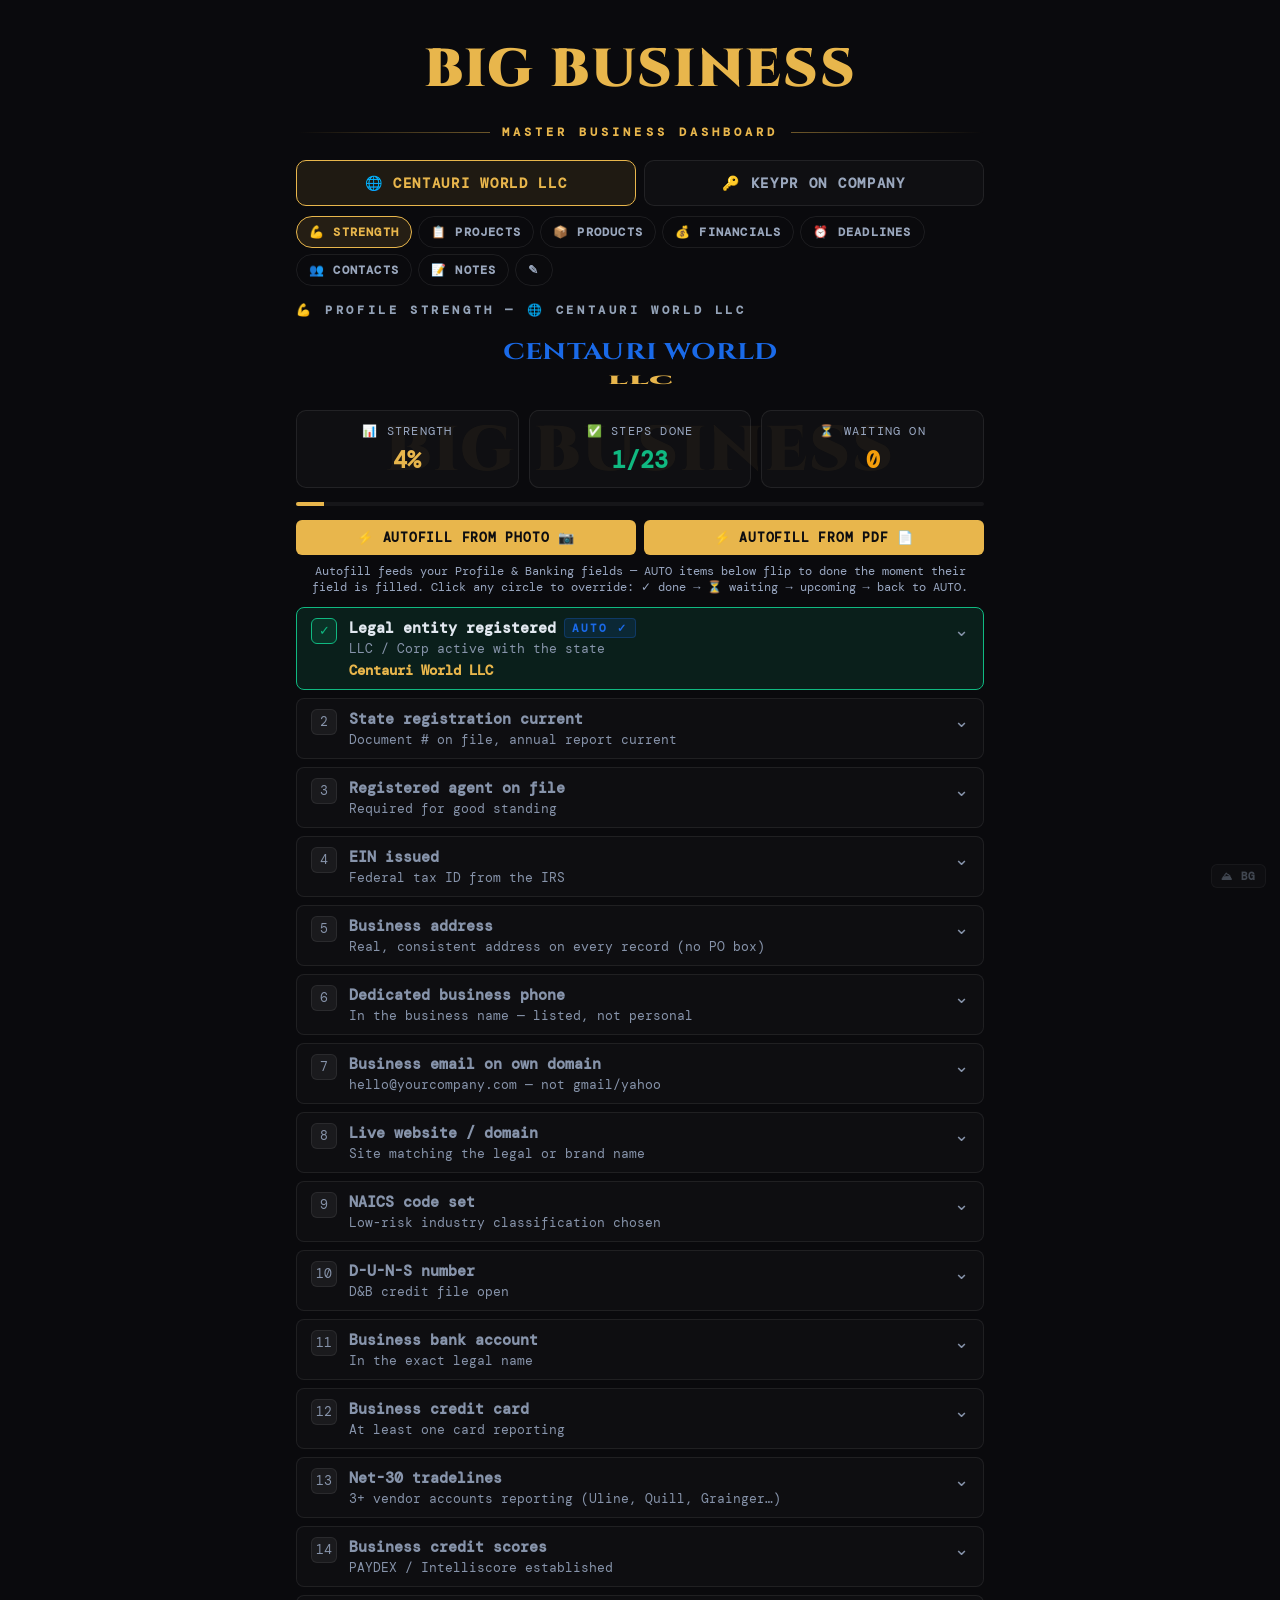
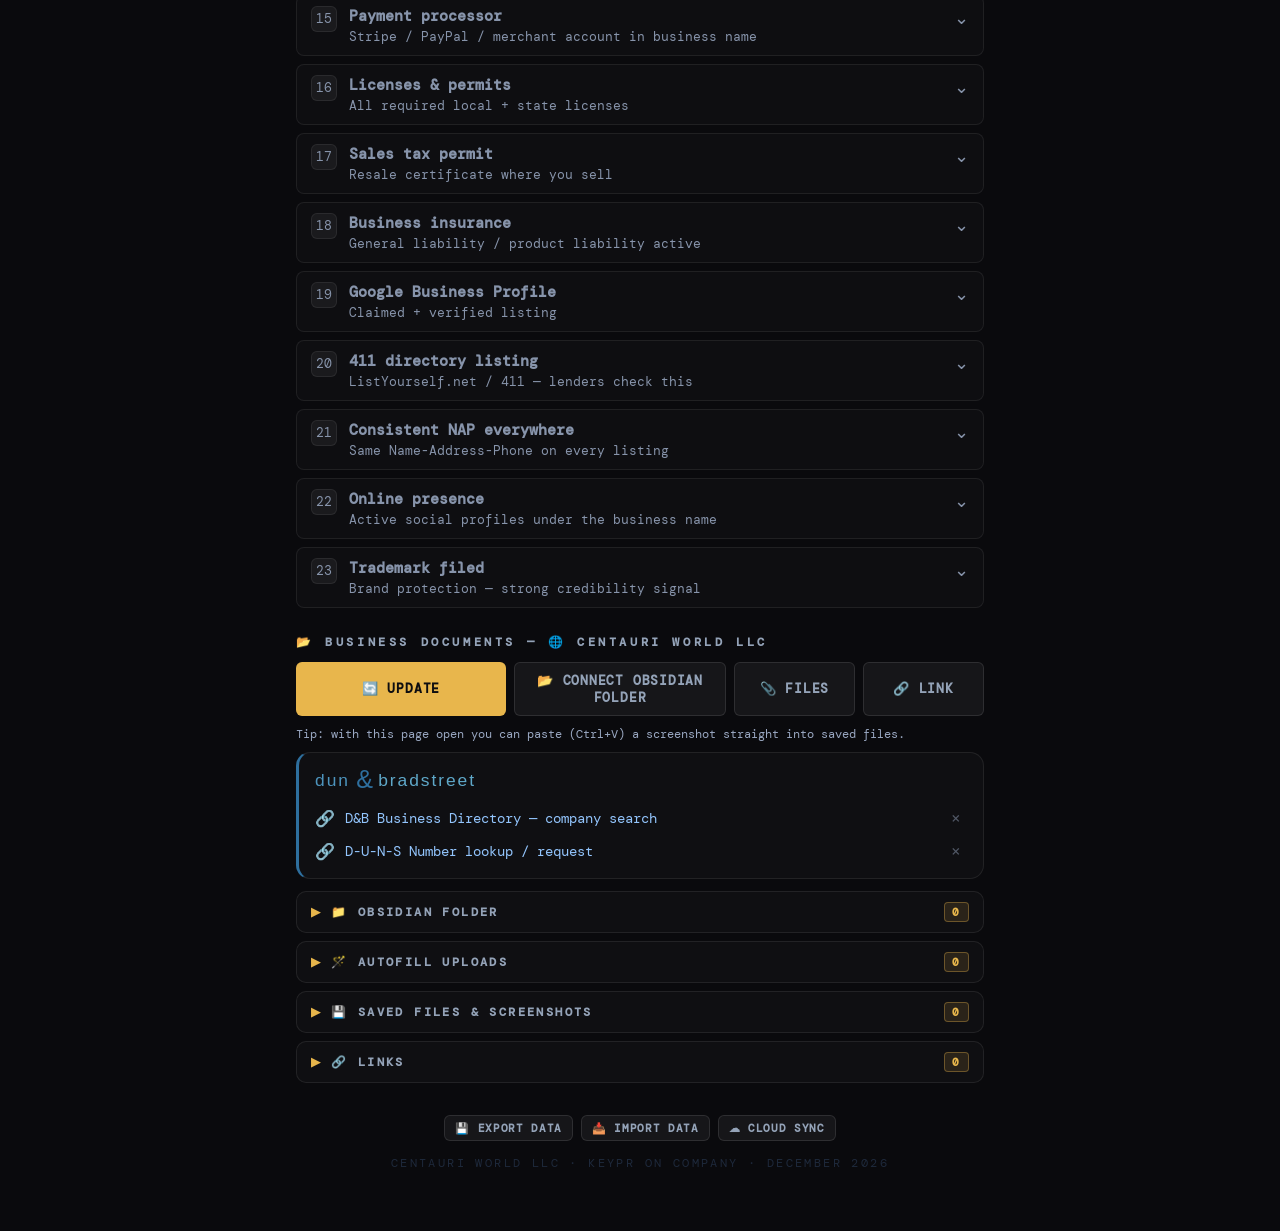
<file: index-old.html>
<!DOCTYPE html>
<html lang="en">
<head>
<meta charset="UTF-8">
<meta name="viewport" content="width=device-width, initial-scale=1.0">
<title>Big Business · Dashboard</title>
<link rel="manifest" href="manifest.json">
<meta name="theme-color" content="#0a0a0d">
<link rel="apple-touch-icon" href="apple-touch-icon.png">
<meta name="apple-mobile-web-app-capable" content="yes">
<meta name="mobile-web-app-capable" content="yes">
<meta name="apple-mobile-web-app-status-bar-style" content="black-translucent">
<meta name="apple-mobile-web-app-title" content="Big Business">
<style>
@import url('https://fonts.googleapis.com/css2?family=Cinzel:wght@700;900&family=DM+Mono:wght@300;400;500&family=Syne:wght@700;800&display=swap');
* { box-sizing: border-box; margin: 0; padding: 0; }
:root {
  --bg: #0a0a0d;
  --panel: rgba(255,255,255,0.025);
  --border: rgba(255,255,255,0.08);
  --gold: #E8B64C;
  --gold-dim: rgba(232,182,76,0.12);
  --text: #e2e8f0;
  --muted: #9aa7bd;
  --faint: #9aa8c2;
  --green: #10b981;
  --amber: #f59e0b;
  --blue: #3b82f6;
  --purple: #8b5cf6;
  --cyan: #1fd3ee;
  --accent: #E8B64C;          /* switches per business in render() */
  --accent-dim: rgba(232,182,76,0.12);
  --accent-brd: rgba(232,182,76,0.35);
}
body {
  background: var(--bg);
  color: var(--text);
  font-family: 'DM Mono', monospace;
  min-height: 100vh;
}
h1,h2,h3,.syne { font-family: 'Syne', sans-serif; }
button, input, select, textarea { font-family: inherit; }
input, select, textarea {
  width: 100%; background: rgba(255,255,255,0.04);
  border: 1px solid rgba(255,255,255,0.1); border-radius: 6px;
  padding: 9px 12px; color: var(--text); font-size: 15px; outline: none;
}
input:focus, select:focus, textarea:focus { border-color: var(--accent); }
::placeholder { color: #8794ab; }
.btn {
  border: none; border-radius: 6px; padding: 9px 14px; font-size: 13px;
  font-weight: 800; cursor: pointer; letter-spacing: 0.06em;
  font-family: 'DM Mono', monospace;
}
.btn-red { background: var(--accent); color: #0d0d10; }
.btn-ghost { background: rgba(255,255,255,0.05); color: #94a3b8; border: 1px solid rgba(255,255,255,0.1); }
.btn-dashed {
  background: rgba(255,255,255,0.02); border: 1px dashed rgba(255,255,255,0.14);
  color: var(--muted); width: 100%; padding: 10px; border-radius: 8px;
  cursor: pointer; font-size: 13px; letter-spacing: 0.08em;
}
.btn-dashed:hover { border-color: var(--accent); color: var(--accent); }
.card {
  background: var(--panel); border: 1px solid var(--border);
  border-radius: 14px; overflow: hidden;
}
.chip {
  font-size: 11px; letter-spacing: 0.18em; padding: 2px 7px; border-radius: 4px;
  display: inline-block; font-weight: 700;
}
.section-title { font-size: 12px; letter-spacing: 0.3em; color: #94a3b8; font-weight: 700; margin: 4px 0 12px; }
.del-x {
  background: transparent; border: none; color: #8794ab; font-size: 16px;
  cursor: pointer; padding: 2px 6px; opacity: 0.55;
}
.del-x:hover { color: #ef4444; opacity: 1; }
.empty {
  padding: 30px 16px; text-align: center; color: var(--muted); font-size: 14px;
  border: 1px dashed rgba(255,255,255,0.1); border-radius: 12px;
}
@keyframes spin { from{transform:rotate(0)} to{transform:rotate(360deg)} }
@keyframes fadeout { to { opacity: 0; visibility: hidden; } }
@keyframes pulse { 0%,100%{opacity:1} 50%{opacity:.45} }

/* ===== Splash ===== */
#splash {
  position: fixed; inset: 0; background: #050506; z-index: 999;
  display: flex; align-items: center; justify-content: center;
  animation: fadeout 0.7s ease 1.5s forwards;
}
#splash .logo-wrap { width: min(560px, 86vw); }

/* ===== Watermark ===== */
#watermark {
  position: fixed; inset: 0; display: flex; align-items: center; justify-content: center;
  pointer-events: none; z-index: 0; opacity: 0.05;
}
#watermark .logo-wrap { width: min(520px, 85vw); }

/* ===== Layout ===== */
#shell { position: relative; z-index: 1; max-width: 720px; margin: 0 auto; padding: 26px 16px 60px; }
header.app { display: flex; flex-direction: column; gap: 12px; margin-bottom: 20px; }
header.app .logo-wrap { width: min(440px, 86vw); margin: 0 auto; cursor: pointer; }
.biz-tabs { display: grid; grid-template-columns: 1fr 1fr; gap: 8px; margin-bottom: 10px; }
.biz-tab {
  padding: 13px 10px; border-radius: 10px; cursor: pointer; text-align: center;
  border: 1px solid var(--border); background: var(--panel);
  font-size: 14px; letter-spacing: 0.12em; color: var(--muted); font-weight: 800;
  transition: all .2s;
}
.biz-tab.active { color: #fff; }
.sub-tabs { display: flex; gap: 6px; flex-wrap: wrap; margin-bottom: 16px; }
.sub-tab {
  padding: 7px 12px; border-radius: 999px; cursor: pointer; font-size: 12px;
  letter-spacing: 0.1em; border: 1px solid var(--border);
  background: transparent; color: var(--muted); font-weight: 700;
}
.sub-tab.active { border-color: var(--accent); color: var(--accent); background: var(--accent-dim); }
.stats { display: grid; grid-template-columns: repeat(3,1fr); gap: 10px; margin-bottom: 14px; }
.stat {
  background: var(--panel); border: 1px solid var(--border); border-radius: 10px;
  padding: 12px 10px; text-align: center;
}
.stat .lbl { font-size: 12px; color: var(--faint); letter-spacing: 0.1em; margin-bottom: 6px; }
.stat .val { font-family: 'DM Mono', monospace; font-size: 23px; font-weight: 800; }
.row { display: flex; gap: 8px; }
.col { display: flex; flex-direction: column; gap: 8px; }
.form-panel {
  background: var(--accent-dim); border: 1px solid var(--accent-brd);
  border-radius: 12px; padding: 16px; display: flex; flex-direction: column; gap: 9px;
  margin-bottom: 12px;
}
.grid2 { display: grid; grid-template-columns: 1fr 1fr; gap: 9px; }
#bgCorner { position: fixed; right: 14px; bottom: 12px; z-index: 50; display: flex; gap: 6px; opacity: 0.4; transition: opacity .2s; }
#bgCorner:hover { opacity: 1; }
</style>
</head>
<body>

<div id="splash"><div class="logo-wrap"></div></div>
<div id="watermark"><div class="logo-wrap"></div></div>
<div id="shell">
  <header class="app">
    <div class="logo-wrap" id="headerLogo" title="Click to upload your logo PNG"></div>
    <div style="display:flex;align-items:center;gap:12px;">
      <div style="height:1px;flex:1;background:linear-gradient(90deg,transparent,rgba(232,182,76,0.45))"></div>
      <div style="font-size:12px;letter-spacing:0.34em;color:var(--gold);font-weight:800;">MASTER BUSINESS DASHBOARD</div>
      <div style="height:1px;flex:1;background:linear-gradient(90deg,rgba(232,182,76,0.45),transparent)"></div>
    </div>
  </header>
  <input type="file" id="logoFile" accept="image/*" style="display:none">
  <input type="file" id="catFile" accept=".json,application/json" style="display:none">
  <input type="file" id="docFile" multiple style="display:none">
  <input type="file" id="afImg" accept="image/*" style="display:none">
  <input type="file" id="afPdf" accept="application/pdf,.pdf" style="display:none">
  <input type="file" id="skFile" multiple style="display:none">
  <div class="biz-tabs" id="bizTabs"></div>
  <div class="sub-tabs" id="subTabs"></div>
  <div id="content"></div>
  <div style="margin-top:32px;display:flex;justify-content:center;gap:8px">
    <button class="btn btn-ghost" style="font-size:11px;padding:5px 10px" onclick="exportData()">💾 EXPORT DATA</button>
    <button class="btn btn-ghost" style="font-size:11px;padding:5px 10px" onclick="document.getElementById('dataFile').click()">📥 IMPORT DATA</button>
    <button class="btn btn-ghost" style="font-size:11px;padding:5px 10px" onclick="ui.showCloud=!ui.showCloud;render()">☁ CLOUD SYNC</button>
  </div>
  <div id="cloudPanel" style="max-width:600px;margin:10px auto 0"></div>
  <input type="file" id="dataFile" accept=".json,application/json" style="display:none">
  <input type="file" id="bgFile" accept="image/*" style="display:none">
  <div style="margin-top:14px;text-align:center;font-size:12px;letter-spacing:0.2em;color:#1e293b;" id="footer"></div>
</div>
<div id="bgCorner"></div>

<script>
// ==================================================
// BIG BUSINESS — dual business dashboard
// Centauri World LLC + Keypr On Company
// All data lives in localStorage on this machine.
// ==================================================
const LS_KEY = "bigboss_dashboard_v1";
const esc = s => String(s ?? "").replace(/[&<>"']/g, c => ({'&':'&amp;','<':'&lt;','>':'&gt;','"':'&quot;',"'":'&#39;'}[c]));

// ---------- Default logo (SVG recreation of "BIG BUSINESS" gold wordmark) ----------
let _logoN = 0;
function logoSVG() {
  return `
  <svg viewBox="0 0 970 190" xmlns="http://www.w3.org/2000/svg" style="width:100%;display:block">
    <text x="485" y="132" text-anchor="middle"
      font-family="Cinzel, 'Times New Roman', Georgia, serif" font-weight="900"
      font-size="118" letter-spacing="4"
      fill="#E8B64C">BIG BUSINESS</text>
  </svg>`;
}
function logoHTML() {
  const s = state();
  if (s && s.logo) return `<img src="${s.logo}" style="width:100%;display:block" alt="The Big Boss logo">`;
  return logoSVG();
}

// ---------- Businesses ----------
const BIZ = {
  centauri: { name: "🌐 CENTAURI WORLD LLC", short: "Centauri", accent: "#E8B64C" },
  keypr:    { name: "🔑 KEYPR ON COMPANY",  short: "Keypr",    accent: "#1fd3ee" },
};
const TABS = [
  ["strength","💪 STRENGTH"],["projects","📋 PROJECTS"],["catalog","📦 PRODUCTS"],["financials","💰 FINANCIALS"],
  ["deadlines","⏰ DEADLINES"],["contacts","👥 CONTACTS"],["notes","📝 NOTES"],
];

// ---------- Keypr On wordmark (logo colors: neon cyan + red) ----------
function keyprLogoSVG() {
  return `
  <svg viewBox="0 0 460 68" xmlns="http://www.w3.org/2000/svg" style="width:100%;display:block" aria-label="Keypr On co.">
    <text x="230" y="48" text-anchor="middle" font-family="Cinzel, 'Times New Roman', Georgia, serif" font-weight="700" font-size="38"
      textLength="420" lengthAdjust="spacingAndGlyphs"><tspan fill="#25d7f2">KEYPR ON </tspan><tspan fill="#ff8c2e">co.</tspan></text>
  </svg>`;
}

const STATUS_META = {
  "in-progress": { label: "IN PROGRESS", priority: "🔴 HIGH",  accent: "#3b82f6" },
  "issue":       { label: "NEEDS ACTION", priority: "🟡 MEDIUM", accent: "#f59e0b" },
  "nearly-done": { label: "NEARLY DONE", priority: "🟢 LOW",   accent: "#10b981" },
  "new":         { label: "NEW PROJECT", priority: "⚪ TBD",    accent: "#8b5cf6" },
};
const STEP_COLORS = {
  done:    { bg: "rgba(16,185,129,0.12)", border: "#10b981", text: "#10b981" },
  waiting: { bg: "rgba(245,158,11,0.12)", border: "#f59e0b", text: "#f59e0b" },
  upcoming:{ bg: "rgba(255,255,255,0.02)", border: "rgba(255,255,255,0.07)", text: "#8794ab" },
};

// ---------- Default data ----------
function defaultState() {
  return {
    logo: null,
    bg: null, // custom watermark background image (data URI)
    activeBiz: "centauri",
    activeTab: "projects",
    openProject: "amazon",
    projects: [
      { id:"amazon", biz:"keypr", brand:"KEYPRONYX", title:"Amazon Compliance",
        subtitle:"CR2032 Coin Cell Battery · Reese's Law", status:"in-progress",
        steps:[
          {id:1,status:"done",label:"Lab Identified",detail:"Intertek — Hillside, IL",sub:"Reese's Law accredited · 1-800-967-5352"},
          {id:2,status:"done",label:"Contact Made",detail:"Info left with receptionist",sub:"Friday, April 24, 2026"},
          {id:3,status:"waiting",label:"Awaiting Callback",detail:"Intertek engineer to call back",sub:"Expected by end of day Tuesday, April 29"},
          {id:4,status:"upcoming",label:"Consultation Call",detail:"Get sample count, quote & schedule",sub:"Ask: How many samples for 16 CFR 1700?"},
          {id:5,status:"upcoming",label:"Order Packaging Samples",detail:"Order exact qty confirmed by lab",sub:"Don't order until lab confirms count"},
          {id:6,status:"upcoming",label:"Drop Off Samples",detail:"Drive to Hillside, IL",sub:"Mon–Fri 8AM–5PM"},
          {id:7,status:"upcoming",label:"Receive Test Report",detail:"16 CFR 1700 certification issued",sub:"2–4 weeks after drop-off"},
          {id:8,status:"upcoming",label:"Submit GCC to Amazon",detail:"GCC + lab report → Amazon",sub:"Listing reinstated after review"},
        ]},
      { id:"walmart-uni2", biz:"centauri", brand:"WALMART", title:"SKU UNI2 · POSCA Monotone",
        subtitle:"Uni POSCA PC-5M 8-Count Monotone · ID: 3406107934", status:"issue",
        steps:[
          {id:1,status:"done",label:"Product Listed",detail:"Listed at $18.88",sub:"Net profit $11.53/unit · 61.1% margin"},
          {id:2,status:"done",label:"Buy Box Tracked",detail:"Competitor: uni-ball Corp (1P) at $19.97",sub:"~71 units/mo demand"},
          {id:3,status:"waiting",label:"Listing Quality Score",detail:"Current score: 61% — needs improvement",sub:"Improve title, images, content"},
          {id:4,status:"upcoming",label:"Confirm Units On Hand",detail:"Verify inventory count in Seller Center",sub:"Update stock levels"},
          {id:5,status:"upcoming",label:"Resolve Processing Issues",detail:"Check for stuck Processing status",sub:"Add price/inventory or retire & relist"},
          {id:6,status:"upcoming",label:"Optimize Listing",detail:"Push Quality Score above 80%",sub:"Title, bullets, images, attributes"},
        ]},
      { id:"walmart-uni5", biz:"centauri", brand:"WALMART", title:"SKU UNI5 · POSCA Assorted",
        subtitle:"Uni POSCA PC-5M 8-Count Assorted · ID: 591166907", status:"issue",
        steps:[
          {id:1,status:"done",label:"Product Listed",detail:"Listed at $19.88",sub:"~457 units/mo demand · 4.7★ (1,715 reviews)"},
          {id:2,status:"done",label:"Competition Mapped",detail:"Walmart 1P at $19.97 · Lowest 3P: $16.97",sub:"Ocean State Office Supply undercutting"},
          {id:3,status:"waiting",label:"Units On Hand = 0",detail:"Currently OUT OF STOCK",sub:"Restock needed immediately — high demand SKU"},
          {id:4,status:"upcoming",label:"Resolve Processing Status",detail:"Listing may be stuck in Processing",sub:"Add inventory + price to activate"},
          {id:5,status:"upcoming",label:"Reprice Strategically",detail:"Compete vs $16.97 floor",sub:"Stay above cost while undercutting 1P"},
          {id:6,status:"upcoming",label:"Optimize Listing Quality",detail:"Current score: 62%",sub:"Push above 80% for Buy Box advantage"},
        ]},
      { id:"centauri-brand", biz:"centauri", brand:"BRAND", title:"Centauri World Brand Identity",
        subtitle:"Logo · Typography · Color System · Assets", status:"nearly-done",
        steps:[
          {id:1,status:"done",label:"Brand Direction Set",detail:"Custom dot-sphere globe logo chosen",sub:"Rejected: Crux, Meridian, Binary Orbit concepts"},
          {id:2,status:"done",label:"Color Palette Finalized",detail:"Deep Space · Electric Blue · Stellar Silver · Centauri Gold",sub:"#070B16 · #1A6AE8 · #8A9AB5 · #E8B64C"},
          {id:3,status:"done",label:"Typography System",detail:"Outfit Bold (CENTAURI) + Outfit Light (WORLD)",sub:"Body: DM Sans"},
          {id:4,status:"done",label:"14 SVG Files Produced",detail:"Primary, monochrome, icon, stacked, wordmark",sub:"Full production-ready asset suite"},
          {id:5,status:"upcoming",label:"Apply to Walmart Listings",detail:"Use brand assets in product imagery",sub:"Seller Center listing images & storefront"},
          {id:6,status:"upcoming",label:"Apply to Amazon Listings",detail:"Brand registry + A+ content",sub:"Once compliance is resolved"},
        ]},
    ],
    financials: {
      centauri: [
        {id:"f1", label:"UNI2 net profit / unit", value:"$11.53", note:"61.1% margin at $18.88"},
        {id:"f2", label:"UNI5 demand", value:"~457 units/mo", note:"Currently out of stock"},
        {id:"f3", label:"UNI2 demand", value:"~71 units/mo", note:"Buy Box vs uni-ball 1P $19.97"},
      ],
      keypr: [
        {id:"f4", label:"Amazon listing status", value:"Suspended", note:"Pending Reese's Law compliance"},
      ],
    },
    profiles: {
      centauri: {
        legal: "Centauri World LLC", brands: "Centauri World",
        marketplaces: "Walmart Marketplace (Seller Center)",
        ids: "UNI2: 3406107934 · UNI5: 591166907",
        colors: "#070B16 Deep Space · #1A6AE8 Electric Blue · #8A9AB5 Stellar Silver · #E8B64C Centauri Gold",
        notes: "Typography: Outfit Bold/Light + DM Sans. 14 production SVG assets ready.",
      },
      keypr: {
        legal: "Keypr On Company", brands: "KEYPRONYX",
        marketplaces: "Amazon Seller Central",
        ids: "CR2032 coin cell product line",
        colors: "",
        notes: "Compliance path: 16 CFR 1700 via Intertek (Hillside, IL) → GCC → Amazon reinstatement.",
      },
    },
    deadlines: [
      {id:"d1", biz:"keypr", title:"Intertek engineer callback", date:"2026-04-29", note:"Follow up if no call by EOD", done:true},
    ],
    contacts: [
      {id:"c1", biz:"keypr", name:"Intertek — Hillside, IL", role:"Compliance Lab", phone:"1-800-967-5352", email:"", notes:"Reese's Law accredited. Spoke to receptionist 4/24."},
    ],
    links: [],
    notes: [],
    catalog: { centauri: [], keypr: [] },
    catalogMeta: {
      centauri: { lastSync: null, source: "", srcUrl: "" },
      keypr:    { lastSync: null, source: "", srcUrl: "" },
    },
    docs: null, // filled by migrate()
  };
}
function defaultDnb() {
  return [
    { id: uid("dnb"), label: "D&B Business Directory — company search", url: "https://www.dnb.com/business-directory.html" },
    { id: uid("dnb"), label: "D-U-N-S Number lookup / request", url: "https://www.dnb.com/duns-number/lookup.html" },
  ];
}

// ---------- State ----------
let _state = null;
function state() { return _state; }
function load() {
  try {
    const raw = localStorage.getItem(LS_KEY);
    if (raw) { _state = JSON.parse(raw); migrate(); return; }
  } catch(e) {}
  _state = defaultState();
  migrate();
}
function migrate() { // add keys introduced after first release
  _state.catalog ||= { centauri: [], keypr: [] };
  _state.catalogMeta ||= {};
  _state.docs ||= {};
  _state.bp ||= {};
  _state.fin ||= {};
  _state.strength ||= {};
  _state.strengthData ||= {};
  _state.strengthFiles ||= {};
  _state.tabNames ||= {};
  _state.bizNames ||= {};
  for (const b of ["centauri","keypr"]) {
    _state.fin[b] ||= {};
    _state.strength[b] ||= {};
    _state.strengthData[b] ||= {};
    _state.strengthFiles[b] ||= {};
    _state.catalog[b] ||= [];
    _state.catalogMeta[b] ||= { lastSync: null, source: "", srcUrl: "" };
    _state.docs[b] ||= { files: [], links: [], dnb: defaultDnb(), scan: { files: [], lastScan: null, folderName: "" } };
    _state.bp[b] ||= {};
    const old = _state.profiles && _state.profiles[b];
    if (old) { // carry legacy profile values into the structured profile
      const m = _state.bp[b];
      m.legalName ||= old.legal || ""; m.brands ||= old.brands || "";
      m.colors ||= old.colors || ""; m.notes ||= old.notes || "";
      m.marketplaces ||= old.marketplaces || ""; m.keyIds ||= old.ids || "";
    }
  }
}
function save() { try { localStorage.setItem(LS_KEY, JSON.stringify(_state)); } catch(e) { console.error(e); } scheduleCloudWrite(); }

// ===== CLOUD SYNC (Firebase — same pattern as the WFS tracker) =====
const CLOUD_CFG_KEY = "bigboss_cloud_cfg", CLOUD_CODE_KEY = "bigboss_cloud_code";
const CLIENT_ID = (()=>{ let c=localStorage.getItem("bigboss_client_id"); if(!c){ c=Date.now().toString(36)+Math.random().toString(36).slice(2,8); try{localStorage.setItem("bigboss_client_id",c);}catch(e){} } return c; })();
const FB_APP = "https://www.gstatic.com/firebasejs/10.12.0/firebase-app-compat.js";
const FB_AUTH = "https://www.gstatic.com/firebasejs/10.12.0/firebase-auth-compat.js";
const FB_DB = "https://www.gstatic.com/firebasejs/10.12.0/firebase-database-compat.js";
let cloudDoc = null, cloudWriteTimer = null, cloudApplying = false;
async function cloudConnect(cfg, code){
  await loadScript(FB_APP); await loadScript(FB_AUTH); await loadScript(FB_DB);
  if (!firebase.apps || !firebase.apps.length) firebase.initializeApp(cfg);
  try { await firebase.auth().signInAnonymously(); } catch(e) { /* ok if rules are open */ }
  cloudDoc = firebase.database().ref("trackers/bigboss-" + code);
  cloudDoc.on("value", snap => {
    const v = snap.val();
    if (!v || !v.state || v.origin === CLIENT_ID) return;
    try {
      cloudApplying = true;
      const keepBiz = _state.activeBiz, keepTab = _state.activeTab;
      _state = JSON.parse(v.state);
      _state.activeBiz = keepBiz; _state.activeTab = keepTab; // don't yank this device's view around
      migrate();
      try { localStorage.setItem(LS_KEY, JSON.stringify(_state)); } catch(e) {}
      render();
    } catch(e) { console.error(e); }
    finally { cloudApplying = false; }
  }, err => { ui.cloudMsg = "Cloud read error: " + err.message; render(); });
  try { localStorage.setItem(CLOUD_CFG_KEY, JSON.stringify(cfg)); localStorage.setItem(CLOUD_CODE_KEY, code); } catch(e) {}
}
function scheduleCloudWrite(){
  if (!cloudDoc || cloudApplying) return;
  clearTimeout(cloudWriteTimer);
  cloudWriteTimer = setTimeout(()=>{
    cloudDoc.set({ state: JSON.stringify(_state), updatedAt: Date.now(), origin: CLIENT_ID })
      .catch(e=>{ ui.cloudMsg = "Cloud write failed: " + e.message; });
  }, 1200);
}
function parseCfg(txt){
  try { return JSON.parse(txt); } catch(e) {}
  try { return (new Function("return ("+txt+")"))(); } catch(e) { return null; }
}
async function connectCloudClick(){
  const cfg = parseCfg(document.getElementById("cl-cfg").value.trim());
  const code = document.getElementById("cl-code").value.trim();
  if (!cfg || !cfg.projectId){ ui.cloudMsg = "That config doesn't look right — paste the whole firebaseConfig object (must include projectId)."; render(); return; }
  if (!cfg.databaseURL){ ui.cloudMsg = "Config is missing databaseURL — create the Realtime Database first, then re-copy the config."; render(); return; }
  if (!code){ ui.cloudMsg = "Pick a sync code — it's the shared secret every device enters."; render(); return; }
  ui.cloudMsg = "Connecting…"; render();
  try { await cloudConnect(cfg, code); ui.cloudMsg = "✓ Connected — this device now syncs live."; scheduleCloudWrite(); }
  catch(e){ ui.cloudMsg = "Couldn't connect: " + e.message; }
  render();
}
function disconnectCloud(){
  if (cloudDoc) cloudDoc.off();
  cloudDoc = null;
  try { localStorage.removeItem(CLOUD_CFG_KEY); localStorage.removeItem(CLOUD_CODE_KEY); } catch(e) {}
  ui.cloudMsg = "Disconnected — this device is local-only again."; render();
}
function renderCloud(){
  const el = document.getElementById("cloudPanel");
  if (!el) return;
  if (!ui.showCloud){
    el.innerHTML = cloudDoc ? `<div style="text-align:center;font-size:12px;color:var(--green);letter-spacing:0.1em">☁ CLOUD SYNC ON</div>` : "";
    return;
  }
  el.innerHTML = `<div class="form-panel">
    <div style="font-size:12px;letter-spacing:0.2em;color:var(--accent);font-weight:700">☁ CLOUD SYNC — SAME CONFIG + SAME CODE ON EVERY DEVICE</div>
    <div style="font-size:12px;color:#9aa8c2">Uses your own free Firebase project — the exact same setup as your WFS tracker. Paste the firebaseConfig object and pick a private sync code. Enter the same two things on your phone and every rename, file, and field stays in sync.</div>
    <textarea id="cl-cfg" rows="4" placeholder='{ "apiKey": "…", "databaseURL": "…", "projectId": "…" }'>${esc(localStorage.getItem(CLOUD_CFG_KEY)||"")}</textarea>
    <input id="cl-code" placeholder="Sync code (shared secret)" value="${esc(localStorage.getItem(CLOUD_CODE_KEY)||"")}">
    <div class="row">
      <button class="btn btn-red" style="flex:1" onclick="connectCloudClick()">☁ CONNECT</button>
      <button class="btn btn-ghost" onclick="disconnectCloud()">DISCONNECT</button>
      <button class="btn btn-ghost" onclick="ui.showCloud=false;render()">CLOSE</button>
    </div>
    ${ui.cloudMsg?`<div style="font-size:13px;color:var(--accent)">${esc(ui.cloudMsg)}</div>`:""}
  </div>`;
}
function commit() { save(); render(); }
const uid = p => p + "-" + Date.now() + "-" + Math.floor(Math.random()*1000);

// UI-only flags (not persisted)
let ui = { showNewProject:false, addStepFor:null, showForm:{}, contactTab:"list", editProd:null, catStatus:"", docOpen:{}, strengthOpen:{}, renameMode:false };

// ---------- Renderers ----------
function render() {
  // per-business accent: gold for Centauri, neon cyan for Keypr On
  const a = BIZ[_state.activeBiz].accent;
  const rt = document.documentElement.style;
  rt.setProperty("--accent", a);
  rt.setProperty("--accent-dim", a + "1f");
  rt.setProperty("--accent-brd", a + "59");
  renderLogos(); renderBizTabs(); renderSubTabs();
  const s = _state;
  const el = document.getElementById("content");
  const fn = { projects: rProjects, catalog: rCatalog, financials: rFinancials, deadlines: rDeadlines,
               contacts: rContacts, notes: rNotes, strength: rStrength }[s.activeTab] || rStrength;
  el.innerHTML = fn(s.activeBiz);
  renderCloud();
  document.getElementById("footer").textContent =
    "CENTAURI WORLD LLC · KEYPR ON COMPANY · " +
    new Date().toLocaleDateString("en-US",{month:"long",year:"numeric"}).toUpperCase();
}
function renderLogos() {
  document.querySelectorAll("header .logo-wrap, #splash .logo-wrap").forEach(w => w.innerHTML = logoHTML());
  // watermark: custom photo background if set, otherwise the BIG BUSINESS wordmark
  const wm = document.getElementById("watermark");
  if (_state.bg) {
    wm.style.opacity = "0.16";
    wm.innerHTML = `<img src="${_state.bg}" style="width:100%;height:100%;object-fit:cover" alt="">`;
  } else {
    wm.style.opacity = "0.05";
    wm.innerHTML = `<div class="logo-wrap" style="width:min(520px,85vw)">${logoHTML()}</div>`;
  }
  document.getElementById("bgCorner").innerHTML = _state.bg
    ? `<button class="btn btn-ghost" style="font-size:11px;padding:4px 9px" title="Change background image" onclick="document.getElementById('bgFile').click()">⛰</button>
       <button class="btn btn-ghost" style="font-size:11px;padding:4px 9px" title="Remove background image" onclick="clearBg()">✕</button>`
    : `<button class="btn btn-ghost" style="font-size:11px;padding:4px 9px" title="Set background image" onclick="document.getElementById('bgFile').click()">⛰ BG</button>`;
}
function clearBg(){ _state.bg = null; commit(); }
function tabLabel(id, fallback){ return _state.tabNames[id] || fallback; }
function bizLabel(id){ return _state.bizNames[id] || BIZ[id].name; }
function renameTab(id){
  const cur = tabLabel(id, TABS.find(([t])=>t===id)[1]);
  const n = prompt("Rename tab — emoji + name (leave empty to reset):", cur);
  if (n===null) return;
  if (n.trim()) _state.tabNames[id]=n.trim(); else delete _state.tabNames[id];
  commit();
}
function renameBiz(id){
  const n = prompt("Rename business tab — emoji + name (leave empty to reset):", bizLabel(id));
  if (n===null) return;
  if (n.trim()) _state.bizNames[id]=n.trim(); else delete _state.bizNames[id];
  commit();
}
function renderBizTabs() {
  const s = _state;
  document.getElementById("bizTabs").innerHTML = Object.entries(BIZ).map(([id,b]) => {
    const active = s.activeBiz === id;
    const dash = ui.renameMode ? "border-style:dashed;" : "";
    return `<div class="biz-tab ${active?'active':''}" onclick="${ui.renameMode?`renameBiz('${id}')`:`setBiz('${id}')`}"
      style="display:flex;align-items:center;justify-content:center;${dash}${active?`border-color:${b.accent};background:${b.accent}18;color:${b.accent};`:''}"><span>${esc(bizLabel(id))}</span></div>`;
  }).join("");
}
function renderSubTabs() {
  const s = _state;
  document.getElementById("subTabs").innerHTML = TABS.map(([id,label]) => {
    const dash = ui.renameMode ? "border-style:dashed;" : "";
    const gold = id==="strength"
      ? `style="${dash}border-color:var(--gold);color:var(--gold);${s.activeTab===id?'background:var(--gold-dim);font-weight:700;':''}"`
      : (dash?`style="${dash}"`:"");
    return `<button class="sub-tab ${s.activeTab===id?'active':''}" ${gold} onclick="${ui.renameMode?`renameTab('${id}')`:`setTab('${id}')`}">${esc(tabLabel(id,label))}</button>`;
  }).join("") + `<button class="sub-tab" title="${ui.renameMode?'Done renaming':'Rename tabs — then click any tab to rename it'}"
    style="${ui.renameMode?'border-color:var(--green);color:var(--green);background:rgba(16,185,129,0.12);':''}"
    onclick="ui.renameMode=!ui.renameMode;render()">${ui.renameMode?'✅ DONE':'✎'}</button>`;
}
function setBiz(id){ _state.activeBiz = id; _state.activeTab = "strength"; ui.showForm = {}; ui.showNewProject=false; ui.addStepFor=null; ui.editGroup=null; ui.afResults=null; ui.afStatus=null; commit(); }
function setTab(id){ _state.activeTab = id; ui.showForm = {}; ui.showNewProject=false; ui.addStepFor=null; ui.editGroup=null; ui.afResults=null; ui.afStatus=null; commit(); }

// ========== PROJECTS ==========
function projStats(biz) {
  const ps = _state.projects.filter(p=>p.biz===biz);
  const steps = ps.flatMap(p=>p.steps);
  const done = steps.filter(x=>x.status==="done").length;
  const waiting = steps.filter(x=>x.status==="waiting").length;
  return { pct: steps.length?Math.round(done/steps.length*100):0, done, total: steps.length, waiting };
}
function ring(pct,color,size=48){
  const r=(size-6)/2, c=2*Math.PI*r, o=c-(pct/100)*c;
  return `<svg width="${size}" height="${size}" style="transform:rotate(-90deg);flex-shrink:0">
    <circle cx="${size/2}" cy="${size/2}" r="${r}" fill="none" stroke="rgba(255,255,255,0.06)" stroke-width="3"/>
    <circle cx="${size/2}" cy="${size/2}" r="${r}" fill="none" stroke="${color}" stroke-width="3"
      stroke-dasharray="${c}" stroke-dashoffset="${o}" style="stroke-linecap:round;transition:stroke-dashoffset 1s ease"/>
    <text x="50%" y="50%" text-anchor="middle" dominant-baseline="central"
      style="transform:rotate(90deg);transform-origin:50% 50%;fill:${color};font-size:13px;font-weight:600">${pct}%</text>
  </svg>`;
}
function rProjects(biz) {
  const s=_state, ps=s.projects.filter(p=>p.biz===biz), st=projStats(biz);
  let html = `
  <div class="stats">
    <div class="stat"><div class="lbl">📊 OVERALL</div><div class="val" style="color:${BIZ[biz].accent}">${st.pct}%</div></div>
    <div class="stat"><div class="lbl">✅ STEPS DONE</div><div class="val" style="color:var(--green)">${st.done}/${st.total}</div></div>
    <div class="stat"><div class="lbl">⏳ WAITING ON</div><div class="val" style="color:var(--amber)">${st.waiting}</div></div>
  </div>
  <div style="height:3px;background:rgba(255,255,255,0.05);border-radius:2px;overflow:hidden;margin-bottom:14px;">
    <div style="height:100%;width:${st.pct}%;background:${BIZ[biz].accent};transition:width 1s ease"></div>
  </div>`;
  if (ui.showNewProject) {
    html += `<div class="form-panel">
      <div style="font-size:12px;letter-spacing:0.2em;color:var(--accent);">NEW PROJECT — ${BIZ[biz].name}</div>
      <input id="np-title" placeholder="Project title">
      <input id="np-sub" placeholder="Subtitle / description">
      <div class="grid2">
        <input id="np-brand" placeholder="Brand tag (e.g. WALMART)">
        <select id="np-status">
          <option value="new">New</option><option value="in-progress">In Progress</option>
          <option value="issue">Needs Action</option><option value="nearly-done">Nearly Done</option>
        </select>
      </div>
      <div class="row">
        <button class="btn btn-red" style="flex:1" onclick="addProject('${biz}')">💾 SAVE PROJECT</button>
        <button class="btn btn-ghost" onclick="ui.showNewProject=false;render()">CANCEL</button>
      </div>
    </div>`;
  } else {
    html += `<button class="btn-dashed" style="margin-bottom:12px" onclick="ui.showNewProject=true;render()">➕ NEW PROJECT</button>`;
  }
  if (!ps.length) html += `<div class="empty">No projects for ${BIZ[biz].short} yet.</div>`;
  html += `<div class="col" style="gap:12px">` + ps.map(p=>projCard(p)).join("") + `</div>`;
  return html;
}
function projCard(p) {
  const meta = STATUS_META[p.status]||STATUS_META["new"];
  const open = _state.openProject===p.id;
  const done = p.steps.filter(x=>x.status==="done").length;
  const pct = p.steps.length?Math.round(done/p.steps.length*100):0;
  const waiting = p.steps.find(x=>x.status==="waiting");
  const bc = BIZ[p.biz].accent;
  let html = `<div class="card" style="${open?`border-color:${meta.accent};background:${meta.accent}14;`:''}">
    <div style="padding:16px 18px;display:flex;align-items:center;gap:14px;">
      <div style="cursor:pointer;display:flex;align-items:center;gap:14px;flex:1;min-width:0" onclick="toggleProject('${p.id}')">
        ${ring(pct,meta.accent)}
        <div style="flex:1;min-width:0">
          <div style="display:flex;align-items:center;gap:8px;flex-wrap:wrap;margin-bottom:4px;">
            <span class="chip" style="background:${bc}22;color:${bc};border:1px solid ${bc}44">${esc(p.brand)}</span>
            <span class="chip" style="background:${meta.accent}22;color:${meta.accent};border:1px solid ${meta.accent}44">${meta.label}</span>
            <span style="font-size:12px;color:#8794ab;margin-left:auto">${meta.priority}</span>
          </div>
          <div class="syne" style="font-size:17px;font-weight:700;color:#f1f5f9;margin-bottom:2px">${esc(p.title)}</div>
          <div style="font-size:13px;color:#8794ab">${esc(p.subtitle)}</div>
        </div>
      </div>
      <button class="del-x" title="Delete project" onclick="delProject('${p.id}')">🗑</button>
      <div style="font-size:20px;color:#9aa8c2;cursor:pointer;transform:rotate(${open?180:0}deg);transition:transform .3s" onclick="toggleProject('${p.id}')">⌄</div>
    </div>`;
  if (waiting) html += `
    <div style="margin:0 16px ${open?0:16}px;padding:10px 14px;background:rgba(245,158,11,0.08);border:1px solid rgba(245,158,11,0.25);border-radius:8px;display:flex;gap:10px;align-items:center;">
      <div style="width:7px;height:7px;border-radius:50%;background:var(--amber);flex-shrink:0;animation:pulse 2s infinite"></div>
      <div><div style="font-size:12px;color:var(--amber);letter-spacing:0.12em;margin-bottom:2px">WAITING ON</div>
      <div style="font-size:14px;color:#fde68a">${esc(waiting.detail)}</div>
      <div style="font-size:13px;color:#92400e">${esc(waiting.sub)}</div></div>
    </div>`;
  if (open) {
    html += `<div style="padding:14px 16px 16px"><div class="col">`;
    html += p.steps.map(step=>{
      const sc = STEP_COLORS[step.status];
      return `<div style="background:${sc.bg};border:1px solid ${sc.border};border-radius:8px;padding:10px 14px;display:flex;gap:12px;align-items:flex-start">
        <div onclick="cycleStep('${p.id}',${step.id})" title="Click to cycle status"
          style="width:24px;height:24px;border-radius:6px;background:${step.status==='upcoming'?'rgba(255,255,255,0.05)':sc.text+'22'};border:1px solid ${sc.border};display:flex;align-items:center;justify-content:center;font-size:13px;color:${sc.text};flex-shrink:0;cursor:pointer;user-select:none">
          ${step.status==="done"?"✓":step.id}</div>
        <div style="flex:1;min-width:0">
          <div style="font-size:15px;font-weight:500;color:${step.status==='upcoming'?'#8794ab':'#e2e8f0'};margin-bottom:2px">${esc(step.label)}</div>
          <div style="font-size:14px;color:${step.status==='upcoming'?'#9aa8c2':'#94a3b8'}">${esc(step.detail)}</div>
          ${step.sub?`<div style="font-size:13px;color:${step.status==='done'?'#065f46':step.status==='waiting'?'#92400e':'#1e293b'};margin-top:2px">${esc(step.sub)}</div>`:''}
        </div>
        <button class="del-x" onclick="delStep('${p.id}',${step.id})">×</button>
      </div>`;
    }).join("");
    if (ui.addStepFor===p.id) {
      html += `<div style="background:rgba(59,130,246,0.06);border:1px dashed rgba(59,130,246,0.3);border-radius:8px;padding:12px" class="col">
        <input id="st-label" placeholder="Step label">
        <input id="st-detail" placeholder="Detail">
        <input id="st-sub" placeholder="Sub / timing (optional)">
        <div class="row">
          <select id="st-status" style="flex:1"><option value="upcoming">Upcoming</option><option value="waiting">Waiting</option><option value="done">Done</option></select>
          <button class="btn btn-red" onclick="addStep('${p.id}')">ADD</button>
          <button class="btn btn-ghost" onclick="ui.addStepFor=null;render()">✕</button>
        </div></div>`;
    } else {
      html += `<button class="btn-dashed" onclick="ui.addStepFor='${p.id}';render()">➕ ADD STEP</button>`;
    }
    html += `</div></div>`;
  }
  return html + `</div>`;
}
function toggleProject(id){ _state.openProject = _state.openProject===id?null:id; commit(); }
function delProject(id){ if(!confirm("Delete this project?"))return; _state.projects=_state.projects.filter(p=>p.id!==id); commit(); }
function addProject(biz){
  const t=document.getElementById("np-title").value.trim(); if(!t) return;
  const p={ id:uid("proj"), biz, brand:(document.getElementById("np-brand").value.trim()||"CUSTOM").toUpperCase(),
    title:t, subtitle:document.getElementById("np-sub").value.trim()||"New project",
    status:document.getElementById("np-status").value, steps:[] };
  _state.projects.push(p); _state.openProject=p.id; ui.showNewProject=false; commit();
}
function addStep(pid){
  const l=document.getElementById("st-label").value.trim(); if(!l) return;
  const p=_state.projects.find(x=>x.id===pid);
  const nid=(p.steps.length?Math.max(...p.steps.map(s=>s.id)):0)+1;
  p.steps.push({ id:nid, label:l, detail:document.getElementById("st-detail").value.trim()||"—",
    sub:document.getElementById("st-sub").value.trim(), status:document.getElementById("st-status").value });
  ui.addStepFor=null; commit();
}
function delStep(pid,sid){ const p=_state.projects.find(x=>x.id===pid); p.steps=p.steps.filter(s=>s.id!==sid); commit(); }
function cycleStep(pid,sid){
  const cyc={upcoming:"waiting",waiting:"done",done:"upcoming"};
  const p=_state.projects.find(x=>x.id===pid);
  const st=p.steps.find(s=>s.id===sid); st.status=cyc[st.status]; commit();
}

// ========== PRODUCTS (WFS tracker sync) ==========
// Pulls from the same centauri-wfs-data.json your WFS Profit Tracker
// auto-saves (Connect Folder once), from an exported tracker JSON, or a URL.
const WFS_FILE = "centauri-wfs-data.json";
const money = n => "$" + (Number(n)||0).toLocaleString("en-US",{minimumFractionDigits:2,maximumFractionDigits:2});

// -- tiny IndexedDB store to persist the folder handle across sessions --
function idb() {
  return new Promise((res, rej) => {
    const r = indexedDB.open("bigboss-fs", 1);
    r.onupgradeneeded = () => r.result.createObjectStore("handles");
    r.onsuccess = () => res(r.result); r.onerror = () => rej(r.error);
  });
}
async function idbSet(k, v) { const db = await idb(); return new Promise((res,rej)=>{ const t=db.transaction("handles","readwrite"); t.objectStore("handles").put(v,k); t.oncomplete=res; t.onerror=()=>rej(t.error); }); }
async function idbGet(k) { const db = await idb(); return new Promise((res,rej)=>{ const t=db.transaction("handles","readonly"); const q=t.objectStore("handles").get(k); q.onsuccess=()=>res(q.result); q.onerror=()=>rej(q.error); }); }

async function connectWfsFolder() {
  if (!window.showDirectoryPicker) { ui.catStatus = "Folder connect needs Chrome, Edge, or Brave — use UPDATE to pick an exported JSON instead."; render(); return; }
  try {
    const h = await window.showDirectoryPicker({ mode: "read" });
    await idbSet("wfsdir", h);
    ui.catStatus = "Folder connected — click UPDATE to pull " + WFS_FILE;
  } catch(e) { if (e.name !== "AbortError") ui.catStatus = "Couldn't connect folder: " + e.message; }
  render();
}
async function readWfsFromFolder() {
  const h = await idbGet("wfsdir"); if (!h) return null;
  let perm = await h.queryPermission({ mode: "read" });
  if (perm !== "granted") perm = await h.requestPermission({ mode: "read" });
  if (perm !== "granted") return null;
  const fh = await h.getFileHandle(WFS_FILE);
  return JSON.parse(await (await fh.getFile()).text());
}
async function updateCatalog(biz) {
  ui.catStatus = "Updating…"; render();
  // 1) connected tracker folder (Centauri's WFS data file)
  if (biz === "centauri") {
    try { const data = await readWfsFromFolder(); if (data) return applyCatalog(biz, data, "connected folder"); }
    catch(e) { /* fall through */ }
  }
  // 2) configured URL
  const url = _state.catalogMeta[biz].srcUrl;
  if (url) {
    try { const r = await fetch(url, { cache: "no-store" }); if (r.ok) return applyCatalog(biz, await r.json(), "URL"); }
    catch(e) { /* fall through */ }
  }
  // 3) pick an exported tracker JSON
  ui.catStatus = "Pick your tracker JSON (Export button in the tracker, or " + WFS_FILE + ")";
  render();
  const inp = document.getElementById("catFile"); inp.dataset.biz = biz; inp.click();
}
function applyCatalog(biz, data, source) {
  const list = Array.isArray(data) ? data : (data.products || []);
  _state.catalog[biz] = list.map(p => ({
    id: p.id || uid("prod"), name: p.name || "Unnamed product", brand: p.brand || "",
    sku: p.sku || "", itemid: p.itemid || "", gtin: p.gtin || "", url: p.url || "",
    price: Number(p.price)||0, margin: Number(p.margin)||0, qty: Number(p.qty)||0,
    estsales: Number(p.estsales)||0, listingscore: Number(p.listingscore)||0,
    status: p.status || "Published", notes: p.notes || "",
  }));
  const m = _state.catalogMeta[biz];
  m.lastSync = Date.now(); m.source = source;
  m.shipments = Array.isArray(data.shipments) ? data.shipments.length : 0;
  ui.catStatus = "✓ Pulled " + _state.catalog[biz].length + " product(s) from " + source;
  ui.editProd = null; ui.showForm = {};
  commit();
}
function catStats(biz) {
  const rows = _state.catalog[biz];
  const units = rows.reduce((a,p)=>a+p.qty, 0);
  const profit = rows.reduce((a,p)=>a+p.price*p.qty*p.margin/100, 0);
  return { skus: rows.length, units, profit };
}
function lqsColor(v){ return v>=80 ? "var(--green)" : v>=60 ? "var(--amber)" : "#ef4444"; }
function prodForm(biz, p) {
  const v = k => esc(p ? p[k] : "");
  return `<div class="form-panel">
    <div style="font-size:12px;letter-spacing:0.2em;color:var(--accent)">${p?"EDIT":"NEW"} PRODUCT — ${BIZ[biz].name}</div>
    <input id="pr-name" placeholder="Product name" value="${v("name")}">
    <div class="grid2"><input id="pr-brand" placeholder="Brand" value="${v("brand")}"><input id="pr-sku" placeholder="SKU" value="${v("sku")}"></div>
    <div class="grid2"><input id="pr-price" type="number" step="0.01" placeholder="Sale price $" value="${p?p.price:""}"><input id="pr-margin" type="number" step="0.1" placeholder="Margin %" value="${p?p.margin:""}"></div>
    <div class="grid2"><input id="pr-qty" type="number" placeholder="Qty on hand" value="${p?p.qty:""}"><input id="pr-lqs" type="number" placeholder="Listing score %" value="${p?p.listingscore:""}"></div>
    <div class="grid2"><input id="pr-estsales" type="number" placeholder="Est. sales /mo" value="${p?p.estsales:""}">
      <select id="pr-status">${["Published","Draft","Processing","Suspended","Retired"].map(s=>`<option ${p&&p.status===s?"selected":""}>${s}</option>`).join("")}</select></div>
    <input id="pr-url" placeholder="Listing URL" value="${v("url")}">
    <input id="pr-notes" placeholder="Notes" value="${v("notes")}">
    <div class="row">
      <button class="btn btn-red" style="flex:1" onclick="saveProd('${biz}',${p?`'${p.id}'`:"null"})">💾 SAVE PRODUCT</button>
      <button class="btn btn-ghost" onclick="ui.editProd=null;ui.showForm.prod=false;render()">CANCEL</button>
    </div></div>`;
}
function rCatalog(biz) {
  const rows = _state.catalog[biz], m = _state.catalogMeta[biz], st = catStats(biz);
  const isK = biz === "keypr";
  let html = `<div style="display:flex;align-items:center;gap:10px;margin-bottom:12px">
    <div class="section-title" style="margin:0">📦 PRODUCT PORTFOLIO — ${BIZ[biz].name}</div>
  </div>
  <div class="stats">
    <div class="stat"><div class="lbl">🏷️ SKUS</div><div class="val" style="color:${BIZ[biz].accent}">${st.skus}</div></div>
    <div class="stat"><div class="lbl">📦 ON-HAND UNITS</div><div class="val" style="color:var(--blue)">${st.units}</div></div>
    <div class="stat"><div class="lbl">💰 AVAIL. EST. PROFIT</div><div class="val" style="color:var(--green)">$${Math.round(st.profit).toLocaleString("en-US")}</div></div>
  </div>
  <div class="row" style="margin-bottom:10px">
    <button class="btn btn-red" style="flex:2" onclick="updateCatalog('${biz}')">🔄 UPDATE</button>
    ${biz==="centauri"?`<button class="btn btn-ghost" style="flex:1" onclick="connectWfsFolder()">📂 CONNECT FOLDER</button>`:""}
    <button class="btn btn-ghost" style="flex:1" onclick="ui.showForm.url=!ui.showForm.url;render()">⚙ URL</button>
  </div>`;
  if (ui.showForm.url) {
    html += `<div class="form-panel">
      <div style="font-size:12px;letter-spacing:0.15em;color:var(--accent)">DATA URL (optional — a published ${WFS_FILE} or exported JSON)</div>
      <input id="cat-url" placeholder="https://…/${WFS_FILE}" value="${esc(m.srcUrl)}">
      <div class="row"><button class="btn btn-red" style="flex:1" onclick="saveCatUrl('${biz}')">💾 SAVE URL</button>
      <button class="btn btn-ghost" onclick="ui.showForm.url=false;render()">CANCEL</button></div></div>`;
  }
  if (ui.catStatus) html += `<div style="font-size:13px;color:var(--accent);margin-bottom:10px;padding:8px 12px;background:var(--accent-dim);border:1px solid var(--accent-brd);border-radius:8px">${esc(ui.catStatus)}</div>`;
  if (m.lastSync) html += `<div style="font-size:12px;color:#8794ab;letter-spacing:0.08em;margin-bottom:12px">LAST UPDATE: ${new Date(m.lastSync).toLocaleString("en-US",{month:"short",day:"numeric",hour:"numeric",minute:"2-digit"}).toUpperCase()} · SOURCE: ${esc((m.source||"").toUpperCase())}${m.shipments?` · ${m.shipments} SHIPMENT(S) IN FILE`:""}</div>`;
  if (ui.showForm.prod && !ui.editProd) html += prodForm(biz, null);
  else html += `<button class="btn-dashed" style="margin-bottom:12px" onclick="ui.showForm.prod=true;ui.editProd=null;render()">➕ ADD PRODUCT MANUALLY</button>`;
  if (!rows.length) html += `<div class="empty">No products yet.<br><br>${biz==="centauri"
    ? "Click <b>🔄 UPDATE</b> to pull from your WFS Profit Tracker — connect the folder it auto-saves to (your Obsidian publish folder), or pick an exported JSON."
    : "Click <b>🔄 UPDATE</b> to import a tracker/JSON export, or add products manually."}</div>`;
  html += `<div class="col" style="gap:10px">` + rows.map(p => {
    if (ui.editProd === p.id) return prodForm(biz, p);
    const unitProfit = p.price * p.margin / 100;
    const stColor = p.status==="Published" ? "var(--green)" : p.status==="Suspended" ? "#ef4444" : "var(--amber)";
    return `<div class="card" style="padding:14px 16px">
      <div style="display:flex;gap:8px;align-items:center;flex-wrap:wrap;margin-bottom:6px">
        ${p.brand?`<span class="chip" style="background:${BIZ[biz].accent}22;color:${BIZ[biz].accent};border:1px solid ${BIZ[biz].accent}44">${esc(p.brand.toUpperCase())}</span>`:""}
        <span class="chip" style="background:${stColor}22;color:${stColor};border:1px solid ${stColor}44">${esc(p.status.toUpperCase())}</span>
        ${p.qty===0?`<span class="chip" style="background:rgba(239,68,68,0.15);color:#ef4444;border:1px solid rgba(239,68,68,0.4)">OUT OF STOCK</span>`:""}
        <span style="margin-left:auto;display:flex;gap:2px">
          <button class="del-x" title="Edit" onclick="ui.editProd='${p.id}';ui.showForm.prod=false;render()">✎</button>
          <button class="del-x" title="Delete" onclick="delProd('${biz}','${p.id}')">×</button>
        </span>
      </div>
      <div class="syne" style="font-size:16px;font-weight:700;color:#f1f5f9;margin-bottom:3px">${
        p.url?`<a href="${esc(p.url)}" target="_blank" rel="noopener" style="color:inherit;text-decoration:none">${esc(p.name)} ↗</a>`:esc(p.name)}</div>
      <div style="font-size:13px;color:#8794ab;margin-bottom:8px">${[p.sku&&"SKU "+p.sku, p.itemid&&"ID "+p.itemid, p.gtin&&"GTIN "+p.gtin].filter(Boolean).map(esc).join(" · ")||"—"}</div>
      <div style="display:grid;grid-template-columns:repeat(4,1fr);gap:6px;margin-bottom:${p.notes?8:0}px">
        <div><div style="font-size:11px;color:#9aa8c2;letter-spacing:0.1em">PRICE</div><div style="font-size:15px;color:#e2e8f0">${money(p.price)}</div></div>
        <div><div style="font-size:11px;color:#9aa8c2;letter-spacing:0.1em">QTY</div><div style="font-size:15px;color:${p.qty===0?"#ef4444":"#e2e8f0"}">${p.qty}</div></div>
        <div><div style="font-size:11px;color:#9aa8c2;letter-spacing:0.1em">PROFIT/UNIT</div><div style="font-size:15px;color:var(--green)">${money(unitProfit)} <span style="color:#8794ab;font-size:12px">(${p.margin}%)</span></div></div>
        <div><div style="font-size:11px;color:#9aa8c2;letter-spacing:0.1em">LQS</div><div style="font-size:15px;color:${lqsColor(p.listingscore)}">${p.listingscore||"—"}${p.listingscore?"%":""}</div></div>
      </div>
      ${p.estsales?`<div style="font-size:12px;color:#8794ab;margin-bottom:${p.notes?4:0}px">Est. ${p.estsales} sales/mo · potential ${money(unitProfit*p.estsales)}/mo at full velocity</div>`:""}
      ${p.notes?`<div style="font-size:13px;color:#9aa7bd;border-top:1px solid rgba(255,255,255,0.05);padding-top:7px">${esc(p.notes)}</div>`:""}
    </div>`;
  }).join("") + `</div>`;
  return html;
}
function saveCatUrl(biz){ _state.catalogMeta[biz].srcUrl = document.getElementById("cat-url").value.trim(); ui.showForm.url=false; ui.catStatus=_state.catalogMeta[biz].srcUrl?"URL saved — UPDATE will try it after the connected folder.":"URL cleared."; commit(); }
function saveProd(biz, id){
  const g = k => document.getElementById("pr-"+k).value.trim();
  const num = k => Number(document.getElementById("pr-"+k).value)||0;
  const name = g("name"); if (!name) return;
  const obj = { name, brand:g("brand"), sku:g("sku"), price:num("price"), margin:num("margin"),
    qty:num("qty"), listingscore:num("lqs"), estsales:num("estsales"),
    status:document.getElementById("pr-status").value, url:g("url"), notes:g("notes") };
  if (id) { const p=_state.catalog[biz].find(x=>x.id===id); Object.assign(p, obj); }
  else _state.catalog[biz].push({ id:uid("prod"), itemid:"", gtin:"", ...obj });
  ui.editProd=null; ui.showForm.prod=false; commit();
}
function delProd(biz,id){ if(!confirm("Delete this product?"))return; _state.catalog[biz]=_state.catalog[biz].filter(p=>p.id!==id); commit(); }

// ========== FINANCIALS ==========
function rFinancials(biz) {
  const fin = _state.fin[biz];
  let html = `<div class="section-title">🏦 BANKING &amp; CREDIT — ${BIZ[biz].name}</div>
  <div class="row" style="margin-bottom:8px">
    <button class="btn btn-red" style="flex:1" onclick="pickAutofill('${biz}','afImg','fin')">⚡ AUTOFILL FROM PHOTO 📷</button>
    <button class="btn btn-red" style="flex:1" onclick="pickAutofill('${biz}','afPdf','fin')">⚡ AUTOFILL FROM PDF 📄</button>
  </div>
  <div style="font-size:12px;color:#9aa8c2;margin-bottom:12px;text-align:center">Feed it a bank statement, card statement, or credit report — it reads locally in your browser and you review before anything saves. 🔒 Stays on this device.</div>`;
  if (ui.afStatus && _state.activeTab==="financials") html += `<div style="font-size:13px;color:var(--accent);margin-bottom:10px;padding:8px 12px;background:var(--accent-dim);border:1px solid var(--accent-brd);border-radius:8px">${esc(ui.afStatus)}</div>`;
  html += afPanelHTML(biz, "fin");
  for (const [gid, title, fields] of FIN_GROUPS) {
    const filled = fields.filter(([k])=>fin[k]).length;
    const editing = ui.editGroup === "fin-"+gid;
    html += `<div class="card" style="padding:14px 16px;margin-bottom:10px;${filled?`border-left:3px solid ${BIZ[biz].accent};`:""}">
      <div style="display:flex;align-items:center;gap:8px;${editing||filled?"margin-bottom:10px;":""}">
        <div style="font-size:12px;letter-spacing:0.22em;font-weight:800;color:${biz==="centauri"?"#1A6AE8":"var(--accent)"}">${title}</div>
        <span class="chip" style="background:rgba(255,255,255,0.05);color:${filled===fields.length?"var(--green)":"var(--muted)"};border:1px solid rgba(255,255,255,0.1)">${filled}/${fields.length}</span>
        <button class="btn btn-ghost" style="margin-left:auto;font-size:11px;padding:4px 9px" onclick="ui.editGroup=${editing?"null":`'fin-${gid}'`};render()">${editing?"✕ CLOSE":"✎ EDIT"}</button>
      </div>`;
    if (editing) {
      html += `<div class="col">` + fields.map(([k,label])=>`
        <div><div style="font-size:12px;color:var(--gold);font-weight:800;letter-spacing:0.1em;margin-bottom:3px">${label.toUpperCase()}</div>
        <input id="fin-${k}" value="${esc(fin[k]||"")}"></div>`).join("") + `
        <button class="btn btn-red" onclick="saveFinGroup('${biz}','${gid}')">💾 SAVE ${title}</button>
      </div>`;
    } else if (filled) {
      html += fields.filter(([k])=>fin[k]).map(([k,label])=>`
        <div style="margin-bottom:9px">
          <div style="font-size:12px;color:var(--gold);font-weight:800;letter-spacing:0.12em;margin-bottom:2px">${label.toUpperCase()}</div>
          <div style="font-size:15px;color:#e2e8f0;white-space:pre-wrap;word-break:break-word">${esc(fin[k])}</div>
        </div>`).join("");
    }
    html += `</div>`;
  }
  // legacy metrics (from the old Financial Snapshot) — kept until you delete them
  const rows = _state.financials[biz]||[];
  if (rows.length){
    html += docSecHdr("oldfin", "🗃 OLD METRICS (LEGACY)", rows.length, !!ui.docOpen.oldfin);
    if (ui.docOpen.oldfin) html += `<div class="col">` + rows.map(r=>`
      <div class="card" style="padding:14px 16px;display:flex;align-items:center;gap:14px;">
        <div style="flex:1;min-width:0">
          <div style="font-size:13px;color:var(--muted);letter-spacing:0.08em;margin-bottom:3px">${esc(r.label)}</div>
          <div class="syne" style="font-size:24px;font-weight:800;color:${BIZ[biz].accent}">${esc(r.value)}</div>
          ${r.note?`<div style="font-size:13px;color:#8794ab;margin-top:3px">${esc(r.note)}</div>`:''}
        </div>
        <button class="del-x" onclick="delFin('${biz}','${r.id}')">×</button>
      </div>`).join("") + `</div>`;
  }
  return html;
}
function saveFinGroup(biz, gid){
  const fields = FIN_GROUPS.find(([g])=>g===gid)[2];
  fields.forEach(([k])=>{ _state.fin[biz][k] = document.getElementById("fin-"+k).value.trim(); });
  ui.editGroup = null; commit();
}
function delFin(biz,id){ _state.financials[biz]=_state.financials[biz].filter(r=>r.id!==id); commit(); }

// ========== DEADLINES ==========
function daysUntil(d){ return Math.ceil((new Date(d+"T23:59:59") - new Date())/86400000); }
function rDeadlines(biz) {
  const rows=_state.deadlines.filter(d=>d.biz===biz).sort((a,b)=>a.date.localeCompare(b.date));
  let html = `<div class="section-title">⏰ DEADLINES &amp; REMINDERS — ${BIZ[biz].name}</div>`;
  if (ui.showForm.dl) {
    html += `<div class="form-panel">
      <input id="dl-title" placeholder="What's due? (e.g. Restock UNI5)">
      <div class="grid2"><input id="dl-date" type="date"><input id="dl-note" placeholder="Note (optional)"></div>
      <div class="row"><button class="btn btn-red" style="flex:1" onclick="addDl('${biz}')">💾 SAVE DEADLINE</button>
      <button class="btn btn-ghost" onclick="ui.showForm.dl=false;render()">CANCEL</button></div></div>`;
  } else {
    html += `<button class="btn-dashed" style="margin-bottom:12px" onclick="ui.showForm.dl=true;render()">➕ ADD DEADLINE</button>`;
  }
  if (!rows.length) html += `<div class="empty">No deadlines tracked for ${BIZ[biz].short}.</div>`;
  html += `<div class="col">` + rows.map(d=>{
    const n=daysUntil(d.date);
    const badge = d.done ? `<span class="chip" style="background:rgba(16,185,129,0.15);color:var(--green);border:1px solid rgba(16,185,129,0.4)">DONE</span>`
      : n<0 ? `<span class="chip" style="background:rgba(239,68,68,0.14);color:#ef4444;border:1px solid rgba(239,68,68,0.4)">${-n}D OVERDUE</span>`
      : n===0 ? `<span class="chip" style="background:rgba(245,158,11,0.15);color:var(--amber);border:1px solid rgba(245,158,11,0.4)">TODAY</span>`
      : `<span class="chip" style="background:rgba(59,130,246,0.15);color:var(--blue);border:1px solid rgba(59,130,246,0.4)">IN ${n}D</span>`;
    return `<div class="card" style="padding:13px 16px;display:flex;align-items:center;gap:12px;${d.done?'opacity:0.55':''}">
      <div onclick="toggleDl('${d.id}')" title="Toggle done" style="width:22px;height:22px;border-radius:6px;border:1px solid ${d.done?'var(--green)':'rgba(255,255,255,0.15)'};display:flex;align-items:center;justify-content:center;color:var(--green);cursor:pointer;flex-shrink:0">${d.done?"✓":""}</div>
      <div style="flex:1;min-width:0">
        <div style="font-size:15px;color:#e2e8f0;margin-bottom:2px;${d.done?'text-decoration:line-through':''}">${esc(d.title)}</div>
        <div style="font-size:13px;color:#8794ab">${new Date(d.date+"T12:00").toLocaleDateString("en-US",{weekday:"short",month:"short",day:"numeric",year:"numeric"})}${d.note?` · ${esc(d.note)}`:''}</div>
      </div>
      ${badge}<button class="del-x" onclick="delDl('${d.id}')">×</button>
    </div>`;
  }).join("") + `</div>`;
  return html;
}
function addDl(biz){
  const t=document.getElementById("dl-title").value.trim(), dt=document.getElementById("dl-date").value;
  if(!t||!dt) return;
  _state.deadlines.push({ id:uid("dl"), biz, title:t, date:dt, note:document.getElementById("dl-note").value.trim(), done:false });
  ui.showForm.dl=false; commit();
}
function toggleDl(id){ const d=_state.deadlines.find(x=>x.id===id); d.done=!d.done; commit(); }
function delDl(id){ _state.deadlines=_state.deadlines.filter(x=>x.id!==id); commit(); }

// ========== CONTACTS ==========
function rContacts(biz) {
  const tab = ui.contactTab;
  let html = `<div class="section-title">👥 CONTACTS — ${BIZ[biz].name}</div>
  <div class="sub-tabs" style="margin-bottom:14px">
    <button class="sub-tab ${tab==='list'?'active':''}" onclick="ui.contactTab='list';render()">📇 CONTACT LIST</button>
    <button class="sub-tab ${tab==='links'?'active':''}" onclick="ui.contactTab='links';render()">🔗 CROSS-BUSINESS LINKS</button>
  </div>`;
  if (tab==="links") return html + rLinks();
  const rows=_state.contacts.filter(c=>c.biz===biz);
  if (ui.showForm.ct) {
    html += `<div class="form-panel">
      <input id="ct-name" placeholder="Name / company">
      <div class="grid2"><input id="ct-role" placeholder="Role (e.g. Supplier, Lab)"><input id="ct-phone" placeholder="Phone"></div>
      <input id="ct-email" placeholder="Email">
      <input id="ct-notes" placeholder="Notes">
      <div class="row"><button class="btn btn-red" style="flex:1" onclick="addContact('${biz}')">💾 SAVE CONTACT</button>
      <button class="btn btn-ghost" onclick="ui.showForm.ct=false;render()">CANCEL</button></div></div>`;
  } else {
    html += `<button class="btn-dashed" style="margin-bottom:12px" onclick="ui.showForm.ct=true;render()">➕ ADD CONTACT</button>`;
  }
  if (!rows.length) html += `<div class="empty">No contacts for ${BIZ[biz].short} yet.</div>`;
  html += `<div class="col">` + rows.map(c=>{
    const linked=_state.links.filter(l=>l.a===c.id||l.b===c.id).length;
    return `<div class="card" style="padding:14px 16px;display:flex;gap:12px;align-items:flex-start">
      <div style="width:36px;height:36px;border-radius:10px;background:${BIZ[biz].accent}18;border:1px solid ${BIZ[biz].accent}44;display:flex;align-items:center;justify-content:center;color:${BIZ[biz].accent};font-weight:600;flex-shrink:0">${esc(c.name.charAt(0).toUpperCase())}</div>
      <div style="flex:1;min-width:0">
        <div style="display:flex;gap:8px;align-items:center;flex-wrap:wrap">
          <span style="font-size:15px;font-weight:500;color:#f1f5f9">${esc(c.name)}</span>
          ${c.role?`<span class="chip" style="background:rgba(139,92,246,0.15);color:var(--purple);border:1px solid rgba(139,92,246,0.35)">${esc(c.role.toUpperCase())}</span>`:''}
          ${linked?`<span class="chip" style="background:var(--accent-dim);color:var(--accent);border:1px solid var(--accent-brd)">🔗 LINKED</span>`:''}
        </div>
        <div style="font-size:13px;color:#9aa7bd;margin-top:3px">${[c.phone,c.email].filter(Boolean).map(esc).join(" · ")||"—"}</div>
        ${c.notes?`<div style="font-size:13px;color:#8794ab;margin-top:3px">${esc(c.notes)}</div>`:''}
      </div>
      <button class="del-x" onclick="delContact('${c.id}')">×</button>
    </div>`;
  }).join("") + `</div>`;
  return html;
}
function rLinks() {
  const cs=id=>_state.contacts.find(c=>c.id===id);
  const cent=_state.contacts.filter(c=>c.biz==="centauri"), key=_state.contacts.filter(c=>c.biz==="keypr");
  let html="";
  if (!cent.length || !key.length) {
    html += `<div class="empty" style="margin-bottom:12px">To link contacts across businesses, add at least one contact to each business first.<br><br>
      Centauri contacts: ${cent.length} · Keypr contacts: ${key.length}</div>`;
  } else if (ui.showForm.lk) {
    html += `<div class="form-panel">
      <div style="font-size:12px;letter-spacing:0.2em;color:var(--accent)">LINK A CONTACT ACROSS BUSINESSES</div>
      <div class="grid2">
        <div><div style="font-size:12px;color:${BIZ.centauri.accent};letter-spacing:0.1em;margin-bottom:5px">CENTAURI WORLD</div>
        <select id="lk-a">${cent.map(c=>`<option value="${c.id}">${esc(c.name)}</option>`).join("")}</select></div>
        <div><div style="font-size:12px;color:${BIZ.keypr.accent};letter-spacing:0.1em;margin-bottom:5px">KEYPR ON</div>
        <select id="lk-b">${key.map(c=>`<option value="${c.id}">${esc(c.name)}</option>`).join("")}</select></div>
      </div>
      <input id="lk-note" placeholder="Relationship note (e.g. same supplier, shared 3PL)">
      <div class="row"><button class="btn btn-red" style="flex:1" onclick="addLink()">🔗 CREATE LINK</button>
      <button class="btn btn-ghost" onclick="ui.showForm.lk=false;render()">CANCEL</button></div></div>`;
  } else {
    html += `<button class="btn-dashed" style="margin-bottom:12px" onclick="ui.showForm.lk=true;render()">🔗 LINK CONTACTS</button>`;
  }
  if (!_state.links.length) html += `<div class="empty">No cross-business links yet. Links connect a Centauri contact with a Keypr contact — useful for shared suppliers, labs, or service providers.</div>`;
  html += `<div class="col">` + _state.links.map(l=>{
    const a=cs(l.a), b=cs(l.b);
    if(!a||!b) return "";
    return `<div class="card" style="padding:14px 16px">
      <div style="display:flex;align-items:center;gap:10px;flex-wrap:wrap">
        <span class="chip" style="background:${BIZ.centauri.accent}18;color:${BIZ.centauri.accent};border:1px solid ${BIZ.centauri.accent}44">${esc(a.name)}</span>
        <span style="color:var(--accent);font-size:16px">⟷</span>
        <span class="chip" style="background:${BIZ.keypr.accent}18;color:${BIZ.keypr.accent};border:1px solid ${BIZ.keypr.accent}44">${esc(b.name)}</span>
        <button class="del-x" style="margin-left:auto" onclick="delLink('${l.id}')">×</button>
      </div>
      ${l.note?`<div style="font-size:13px;color:#9aa7bd;margin-top:8px">${esc(l.note)}</div>`:''}
    </div>`;
  }).join("") + `</div>`;
  return html;
}
function addContact(biz){
  const n=document.getElementById("ct-name").value.trim(); if(!n) return;
  _state.contacts.push({ id:uid("ct"), biz, name:n, role:document.getElementById("ct-role").value.trim(),
    phone:document.getElementById("ct-phone").value.trim(), email:document.getElementById("ct-email").value.trim(),
    notes:document.getElementById("ct-notes").value.trim() });
  ui.showForm.ct=false; commit();
}
function delContact(id){
  if(!confirm("Delete this contact? Any cross-business links to it will also be removed.")) return;
  _state.contacts=_state.contacts.filter(c=>c.id!==id);
  _state.links=_state.links.filter(l=>l.a!==id&&l.b!==id); commit();
}
function addLink(){
  _state.links.push({ id:uid("lk"), a:document.getElementById("lk-a").value,
    b:document.getElementById("lk-b").value, note:document.getElementById("lk-note").value.trim() });
  ui.showForm.lk=false; commit();
}
function delLink(id){ _state.links=_state.links.filter(l=>l.id!==id); commit(); }

// ========== NOTES ==========
function rNotes(biz) {
  const rows=_state.notes.filter(n=>n.biz===biz).sort((a,b)=>b.ts-a.ts);
  let html = `<div class="section-title">📝 NOTES &amp; IDEAS — ${BIZ[biz].name}</div>
  <div class="form-panel" style="background:var(--panel);border-color:var(--border)">
    <textarea id="note-text" rows="3" placeholder="Capture an idea, decision, or reminder for ${BIZ[biz].short}..."></textarea>
    <button class="btn btn-red" onclick="addNote('${biz}')">💾 SAVE NOTE</button>
  </div>`;
  if (!rows.length) html += `<div class="empty">No notes yet.</div>`;
  html += `<div class="col">` + rows.map(n=>`
    <div class="card" style="padding:13px 16px;display:flex;gap:12px;align-items:flex-start">
      <div style="flex:1;min-width:0">
        <div style="font-size:15px;color:#cbd5e1;white-space:pre-wrap;word-break:break-word">${esc(n.text)}</div>
        <div style="font-size:12px;color:#9aa8c2;margin-top:6px;letter-spacing:0.08em">${new Date(n.ts).toLocaleString("en-US",{month:"short",day:"numeric",year:"numeric",hour:"numeric",minute:"2-digit"}).toUpperCase()}</div>
      </div>
      <button class="del-x" onclick="delNote('${n.id}')">×</button>
    </div>`).join("") + `</div>`;
  return html;
}
function addNote(biz){
  const t=document.getElementById("note-text").value.trim(); if(!t) return;
  _state.notes.push({ id:uid("nt"), biz, text:t, ts:Date.now() }); commit();
}
function delNote(id){ _state.notes=_state.notes.filter(n=>n.id!==id); commit(); }

// ========== PROFILE (structured business profile + autofill) ==========
// Every value lives in THIS browser's storage only — nothing is uploaded anywhere.
const BP_GROUPS = [
  ["legal","⚖️ LEGAL IDENTITY",[
    ["legalName","Legal business name",["legal business name","legal name","entity name","name of entity"]],
    ["dba","DBA / trade name",["doing business as","trade name","fictitious name","dba"]],
    ["entityType","Entity type (LLC, Corp…)",["entity type","company type","type of entity"]],
    ["stateFormation","State of formation",["state of formation","state of organization","formed in","jurisdiction"]],
    ["stateRegNum","State registration / document #",["document number","registration number","filing number","file number"]],
    ["formationDate","Formation date",["formation date","date of formation","date filed","effective date"]],
    ["ein","EIN",["employer identification","federal tax id","fein","ein"]],
    ["duns","D-U-N-S number",["d-u-n-s","duns"]],
    ["naics","NAICS / SIC code",["naics","sic code"]],
  ]],
  ["agent","🏛️ REGISTERED AGENT",[
    ["agentName","Agent name",["registered agent name","registered agent"]],
    ["agentAddress","Agent address",["agent address","registered office"]],
  ]],
  ["addr","📍 ADDRESSES",[
    ["principalAddr","Principal business address",["principal place of business","principal address","principal office","business address"]],
    ["mailingAddr","Mailing address",["mailing address"]],
    ["warehouseAddr","Physical / warehouse address",["warehouse address","physical address"]],
  ]],
  ["contact","☎️ CONTACT",[
    ["phone","Business phone",["business phone","phone number","telephone","phone"]],
    ["email","Business email",["business email","email address","e-mail","email"]],
    ["website","Website / domain",["website","web site","domain","url"]],
    ["custService","Customer service email / phone",["customer service","support email","support phone"]],
  ]],
  ["owner","👑 OWNERSHIP &amp; MANAGEMENT",[
    ["owners","Owner(s) / officers & titles",["managing member","authorized member","officer name","owner name","president","member name"]],
    ["ownershipPct","Ownership %",["ownership percentage","ownership %","percent owned"]],
    ["ownerSsn","Owner SSN / ITIN",["social security","itin","ssn"]],
    ["ownerDob","Owner DOB",["date of birth","birth date","dob"]],
    ["ownerHomeAddr","Owner home address",["home address","residential address","residence address"]],
  ]],
  ["bank","🏦 BANKING &amp; FINANCE",[
    ["bankName","Business bank name",["bank name","banking institution"]],
    ["acctRouting","Account & routing numbers",["routing number","account number","aba number"]],
    ["creditCards","Business credit cards",["business credit card","credit card ending"]],
    ["processors","Payment processors",["payment processor","stripe","paypal","square"]],
    ["annualRevenue","Annual revenue estimate",["annual revenue","yearly revenue","gross annual","annual sales"]],
    ["creditBureaus","Business credit bureaus (PAYDEX, Intelliscore…)",["paydex","intelliscore","credit bureau"]],
  ]],
  ["tax","🧾 TAX &amp; COMPLIANCE",[
    ["salesTaxPermit","Sales tax permit / resale certificate #",["sales tax permit","resale certificate","seller's permit","sales and use tax"]],
    ["annualReportDue","Annual report due date",["annual report due","annual report"]],
    ["licenses","Business licenses / permits",["business license","license number","permit number"]],
    ["insurance","Insurance policies (GL, product liability) + #s",["policy number","general liability","insurance policy"]],
  ]],
  ["platform","🛒 PLATFORM / OPERATIONS",[
    ["amazonId","Amazon Seller Central account ID",["seller central account","merchant token","amazon seller id"]],
    ["walmartId","Walmart Seller ID",["walmart seller id","partner id"]],
    ["gs1Prefix","GS1 / UPC prefix",["gs1 company prefix","upc prefix","gs1"]],
    ["trademarks","Trademark registration #s",["trademark registration","registration no","serial no"]],
    ["brandRegistry","Brand registry status",["brand registry"]],
    ["marketplaces","Marketplaces",["marketplace"]],
    ["keyIds","Key IDs / SKUs",[]],
  ]],
  ["digital","💻 DIGITAL ASSETS",[
    ["domainRegistrar","Domain registrar & renewal date",["registrar","godaddy","namecheap","renewal date"]],
    ["hostingProvider","Hosting provider",["hosting provider","hosted by","hosting"]],
    ["loginsLocation","Key logins location (password manager ref)",["password manager","1password","bitwarden","lastpass"]],
  ]],
  ["brand","🎨 BRAND &amp; NOTES",[
    ["brands","Brands",[]],
    ["colors","Brand colors",[]],
    ["notes","Notes",[]],
  ]],
];
const BP_RX = {
  ein: [/\b\d{2}-\d{7}\b/, /ein|employer identification|federal tax|tax id/i],
  duns: [/\b\d{2}-?\d{3}-?\d{4}\b/, /d.?u.?n.?s|d&b/i],
  ownerSsn: [/\b\d{3}-\d{2}-\d{4}\b/, /ssn|social security|itin/i],
  phone: [/(\+?1[ .\-]?)?\(?\d{3}\)?[ .\-]?\d{3}[ .\-]?\d{4}/, /phone|tel|call|contact/i],
  email: [/[\w.+\-]+@[\w\-]+\.[\w.]{2,}/, null],
  website: [/(?:https?:\/\/)?(?:www\.)?[\w\-]+\.(?:com|net|org|io|co|us|shop|store)\b[^\s,;]*/i, /website|domain|url|www|http/i],
  naics: [/\b\d{4,6}\b/, /naics|sic/i],
  formationDate: [/\b(?:\d{1,2}[\/\-]\d{1,2}[\/\-]\d{2,4}|(?:jan|feb|mar|apr|may|jun|jul|aug|sep|oct|nov|dec)[a-z]* \d{1,2},? \d{4})\b/i, /formation|formed|filed|effective|organiz|incorporat/i],
  ownerDob: [/\b\d{1,2}[\/\-]\d{1,2}[\/\-]\d{2,4}\b/, /birth|dob|born/i],
  amazonId: [/\bA[0-9A-Z]{12,13}\b/, /amazon|merchant|seller/i],
  gs1Prefix: [/\b0\d{5,9}\b/, /gs1|prefix|upc/i],
  trademarks: [/\b\d{7}\b/, /trademark|uspto|registration no|reg\. no|serial/i],
  salesTaxPermit: [/\b(?=[A-Z0-9\-]*\d{4})[A-Z0-9\-]{6,15}\b/, /resale|sales tax|seller'?s permit/i],
};
// extra label aliases the parser also recognizes (beyond each field's built-in keywords)
const BP_KW_EXTRA = {
  legalName: ["company name","corporation name","name of llc","llc name","name of business","registered name","business legal name","name of the company","limited liability company name"],
  dba: ["also known as","a/k/a","aka"],
  entityType: ["business type","organization type","business structure","type of business"],
  stateFormation: ["organized under the laws of","state of incorporation","formed under","domicile state","incorporated in"],
  stateRegNum: ["document no","doc number","entity number","charter number","control number","sos number","state id number","filing no"],
  formationDate: ["filed on","incorporation date","date organized","date incorporated","registered on","date of organization"],
  ein: ["ein number","tax id number","taxpayer identification","federal ein","fed tax id","irs number"],
  duns: ["duns number","d&b number","dnb number"],
  naics: ["naics code","industry code","sic number"],
  agentName: ["name of registered agent","statutory agent"],
  agentAddress: ["address of the registered agent","address of registered agent","statutory agent address"],
  principalAddr: ["principal office address","main business address","street address of principal","address of principal office","principal office"],
  mailingAddr: ["mail address","p.o. box","po box"],
  warehouseAddr: ["fulfillment address","shipping address"],
  phone: ["contact number","phone no","business tel","daytime phone","mobile number","cell phone"],
  email: ["contact email","business e-mail"],
  website: ["homepage","web address","site url"],
  custService: ["customer support","cs email","cs phone"],
  owners: ["authorized person","manager name","managing members","member/manager","officers and directors","authorized representative","principal name"],
  ownershipPct: ["% ownership","percentage of ownership","equity share","% owned"],
  ownerSsn: ["ssn/itin","social security no"],
  ownerDob: ["birthdate"],
  ownerHomeAddr: ["owner address","personal address"],
  bankName: ["financial institution","name of bank","depository"],
  acctRouting: ["acct number","checking account","account no","routing no","aba routing"],
  creditCards: ["card ending in","credit line"],
  processors: ["merchant account","payment gateway"],
  annualRevenue: ["gross revenue","projected revenue","estimated annual","annual gross sales"],
  creditBureaus: ["paydex score","business credit score","experian business"],
  salesTaxPermit: ["resale number","tax permit number","certificate of registration","seller permit"],
  annualReportDue: ["report due date","next annual report"],
  licenses: ["license no","permit no","local business tax"],
  insurance: ["insurer","policy no","coverage amount","certificate of insurance"],
  amazonId: ["merchant id","merchant token","amazon account id"],
  walmartId: ["walmart account","supplier id","seller center id"],
  gs1Prefix: ["company prefix","upc company prefix"],
  trademarks: ["uspto reg","registration number","serial number"],
  brandRegistry: ["registry status","brand registered"],
  domainRegistrar: ["domain registered with","registrar name","domain expires"],
  hostingProvider: ["hosted on","hosting company","server provider"],
  loginsLocation: ["credentials stored","passwords stored","vault"],
};
const BP_STATES = "alabama|alaska|arizona|arkansas|california|colorado|connecticut|delaware|florida|georgia|hawaii|idaho|illinois|indiana|iowa|kansas|kentucky|louisiana|maine|maryland|massachusetts|michigan|minnesota|mississippi|missouri|montana|nebraska|nevada|new hampshire|new jersey|new mexico|new york|north carolina|north dakota|ohio|oklahoma|oregon|pennsylvania|rhode island|south carolina|south dakota|tennessee|texas|utah|vermont|virginia|washington|west virginia|wisconsin|wyoming";
const BP_CITYZIP = /[A-Za-z .'\-]+,?\s+[A-Z]{2},?\s+\d{5}(?:-\d{4})?/;
const BP_STREET = /\d{1,6}\s+[\w.#' ]{3,40}\b(?:street|st|avenue|ave|boulevard|blvd|drive|dr|road|rd|lane|ln|court|ct|way|terrace|ter|circle|cir|place|pl|parkway|pkwy|highway|hwy)\b/i;
function bpAllFields(){ return BP_GROUPS.flatMap(([g,t,fs])=>fs.map(([k,label,kws])=>({k,label,kws:(kws||[]).concat(BP_KW_EXTRA[k]||[])}))); }
function parseAutofill(text){
  const lines = text.split(/\r?\n/).map(l=>l.replace(/[|•·]+/g," ").replace(/_{3,}/g," ").replace(/\s+/g," ").trim()).filter(l=>l.length>1);
  const fields = bpAllFields();
  const best = {};
  const isAddr = k=>/Addr$/.test(k)||k==="agentAddress";
  const clean = v=>(v||"").replace(/^[\s:#.,\-–—]+/,"").replace(/[\s;,]+$/,"").trim();
  const strip = v=>{
    v = clean(v);
    v = v.replace(/^(number|no\.?|num|#)[:. ]+/i,"").replace(/^(is|are|shall be)\b[: ]*/i,"");
    v = v.replace(/^[\s:#.,\-–—]+/,"").trim();
    if (/^(is|are|the|of|and|as follows)[.:]?$/i.test(v)) return "";
    return v;
  };
  const put = (k,v,score)=>{ v=strip(v); if(v.length<2) return; if(!best[k]||score>best[k].score) best[k]={v:v.slice(0,220),score}; };
  const grabAddr = (k,startVal,idx,score)=>{
    let v = strip(startVal);
    if (v && !/\d/.test(v)) v = ""; // label remnants like "of the company is:" aren't addresses
    if (v && !BP_CITYZIP.test(v) && lines[idx+1] && BP_CITYZIP.test(lines[idx+1])) v += ", "+lines[idx+1];
    if (!v){
      for (let j=idx+1; j<=idx+3 && j<lines.length; j++){
        if (BP_STREET.test(lines[j]) || BP_CITYZIP.test(lines[j])){
          v = lines[j];
          if (lines[j+1] && BP_CITYZIP.test(lines[j+1]) && !BP_CITYZIP.test(v)) v += ", "+lines[j+1];
          break;
        }
      }
    }
    put(k, v, score);
  };
  // PASS 1 — keyword / label scan (value inline after label, or on the next line)
  for (let i=0; i<lines.length; i++){
    const low = lines[i].toLowerCase();
    for (const f of fields){
      for (const kw of f.kws){
        const at = low.indexOf(kw);
        if (at < 0) continue;
        if (at > 0 && /[a-z0-9]/.test(low[at-1])) continue; // keyword must start at a word boundary
        const rest = strip(lines[i].slice(at+kw.length));
        if (isAddr(f.k)) { grabAddr(f.k, rest, i, 3); break; }
        if (rest.length >= 2) put(f.k, rest, 3);
        else if (lines[i+1] && lines[i+1].length <= 120 && !/[:：]\s*$/.test(lines[i+1])) put(f.k, lines[i+1], 2);
        break;
      }
    }
  }
  // PASS 2 — pattern scan with context checked in a ±1 line window
  for (const [k, pair] of Object.entries(BP_RX)){
    if (best[k] && best[k].score >= 2) continue;
    const rx = pair[0], ctx = pair[1];
    for (let i=0; i<lines.length; i++){
      const win = (lines[i-1]||"")+" "+lines[i]+" "+(lines[i+1]||"");
      if (ctx && !ctx.test(win)) continue;
      const m = lines[i].match(rx);
      if (m){ put(k, m[0], 1); break; }
    }
  }
  // PASS 3 — smart derivations for things documents rarely label
  if (!best.legalName){
    const m = lines.find(l=>l.length<70 && /^[A-Z0-9][\w .,&'()\-]{2,60}\b(LLC|L\.L\.C\.?|INC\.?|CORP\.?|CORPORATION|COMPANY|CO\.)\s*$/i.test(l));
    if (m) put("legalName", m, 1);
  }
  if (!best.entityType){
    const t = text.toLowerCase();
    if (/limited liability company|\bl\.?l\.?c\b/.test(t)) put("entityType","LLC",1);
    else if (/\bcorporation\b|\bincorporated\b|\binc\b/.test(t)) put("entityType","Corporation",1);
    else if (/sole proprietor/.test(t)) put("entityType","Sole Proprietorship",1);
    else if (/\bpartnership\b/.test(t)) put("entityType","Partnership",1);
  }
  if (!best.stateFormation){
    let m = text.match(new RegExp("(?:state of|laws of(?: the state of)?|organized in|formed in|incorporated in)\\s+("+BP_STATES+")","i"));
    if (!m) m = text.match(new RegExp("\\b("+BP_STATES+")\\b(?=\\s+(?:limited liability|llc|corporation|inc\\b|profit corporation))","i"));
    if (m) put("stateFormation", m[1].replace(/\b\w/g,c=>c.toUpperCase()), 1);
  }
  if (!best.ein){
    const m = text.match(/\b(\d{2})\s*[- ]\s*(\d{7})\b/);
    if (m && /ein|tax|employer/i.test(text)) put("ein", m[1]+"-"+m[2], 1);
  }
  if (!best.stateRegNum){
    const m = text.match(/\b[A-Z]\d{11,}\b|\b[A-Z]{1,3}\d{8,12}\b/);
    if (m && /document|filing|filed|registration|articles|entity|charter/i.test(text)) put("stateRegNum", m[0], 1);
  }
  { // pair routing + account when both appear (beats single-value keyword grabs)
    const r = text.match(/routing[^\d]{0,14}(\d{9})\b/i), a = text.match(/account[^\d]{0,14}(\d{6,17})\b/i);
    if (r || a) put("acctRouting", [r&&("Routing "+r[1]), a&&("Account "+a[1])].filter(Boolean).join(" · "), 4);
  }
  if (!best.principalAddr){
    const idx = lines.findIndex(l=>BP_STREET.test(l));
    if (idx>=0){
      let v = lines[idx];
      if (lines[idx+1] && BP_CITYZIP.test(lines[idx+1]) && !BP_CITYZIP.test(v)) v += ", "+lines[idx+1];
      put("principalAddr", v, 0.5);
    }
  }
  // ordered results
  const found = [];
  for (const f of fields){ if (best[f.k]) found.push({ k:f.k, label:f.label, value:best[f.k].v }); }
  return found;
}
function loadScript(src){
  return new Promise((res,rej)=>{
    if (document.querySelector(`script[src="${src}"]`)) return res();
    const s = document.createElement("script"); s.src = src;
    s.onload = res; s.onerror = ()=>rej(new Error("couldn't load " + src.split("/").pop() + " (check internet)"));
    document.head.appendChild(s);
  });
}
const TESS_URL = "https://cdnjs.cloudflare.com/ajax/libs/tesseract.js/5.1.1/tesseract.min.js";
const PDFJS_URL = "https://cdnjs.cloudflare.com/ajax/libs/pdf.js/3.11.174/pdf.min.js";
const PDFJS_WORKER = "https://cdnjs.cloudflare.com/ajax/libs/pdf.js/3.11.174/pdf.worker.min.js";
function pickAutofill(biz, which, mode){ const i=document.getElementById(which||"afImg"); i.dataset.biz=biz; i.dataset.mode=mode||"bp"; i.click(); }
function saveAutofillFile(file, biz){
  const ext = (file.name && file.name.includes(".")) ? file.name.split(".").pop().toLowerCase()
    : (file.type==="application/pdf" ? "pdf" : (file.type.split("/")[1]||"png"));
  const d = new Date(), p = n=>String(n).padStart(2,"0");
  const stamp = d.getFullYear()+"-"+p(d.getMonth()+1)+"-"+p(d.getDate())+"-"+p(d.getHours())+p(d.getMinutes())+p(d.getSeconds());
  const entry = { id:uid("doc"), name:"autofill-"+stamp+"."+ext, type:file.type||"", size:file.size,
    ts:Date.now(), dataUri:null, ref:false, af:true };
  if (file.size > 3*1048576){ entry.ref = true; _state.docs[biz].files.unshift(entry); try{save();}catch(e){} return; }
  const r = new FileReader();
  r.onload = ()=>{ entry.dataUri = r.result; _state.docs[biz].files.unshift(entry);
    try{ save(); }catch(e){ entry.dataUri=null; entry.ref=true; try{save();}catch(e2){} } };
  r.readAsDataURL(file);
}
async function runAutofill(file, biz, mode){
  mode = mode || "bp";
  try {
    ui.afResults = null;
    saveAutofillFile(file, biz); // every autofill upload is auto-named + kept in Business Documents
    let text = "";
    if (file.type === "application/pdf" || /\.pdf$/i.test(file.name)){
      ui.afStatus = "Extracting text from PDF…"; render();
      await loadScript(PDFJS_URL);
      pdfjsLib.GlobalWorkerOptions.workerSrc = PDFJS_WORKER;
      const pdf = await pdfjsLib.getDocument({ data: await file.arrayBuffer() }).promise;
      const n = Math.min(pdf.numPages, 8);
      for (let p=1; p<=n; p++){
        const tc = await (await pdf.getPage(p)).getTextContent();
        text += tc.items.map(i=>i.str).join("\n") + "\n";
      }
      if (text.trim().length < 40){
        ui.afStatus = "That PDF is a scan with no selectable text — screenshot it and autofill from the image instead."; render(); return;
      }
    } else if (/\.(md|txt|csv|json|text)$/i.test(file.name||"") || (file.type && file.type.startsWith("text/"))){
      ui.afStatus = "Reading text file…"; render();
      text = await file.text();
    } else {
      ui.afStatus = "Reading the image with OCR — takes 10–30 seconds, runs entirely in your browser…"; render();
      await loadScript(TESS_URL);
      const res = await Tesseract.recognize(file, "eng");
      text = res.data.text || "";
    }
    const items = (mode==="fin" ? parseFin(text) : parseAutofill(text));
    if (!items.length){ ui.afStatus = "Couldn't confidently match any fields — try a clearer screenshot or a text PDF."; render(); return; }
    ui.afStatus = null;
    ui.afResults = { biz, items, mode };
    render();
  } catch(e){ ui.afStatus = "Autofill failed: " + e.message; render(); }
}
function applyAutofill(){
  const { biz, items, mode } = ui.afResults;
  const store = (mode==="fin") ? _state.fin[biz] : _state.bp[biz];
  let n = 0;
  items.forEach((it,i)=>{
    if (!document.getElementById("af-c-"+i).checked) return;
    const v = document.getElementById("af-v-"+i).value.trim();
    if (v){ store[it.k] = v; n++; }
  });
  ui.afResults = null;
  ui.afStatus = "✓ Filled " + n + " field(s).";
  commit();
}
// ===== PROFILE STRENGTH =====
// every category that makes a business profile strong = one step toward 100%
const STRENGTH_ITEMS = [
  ["entity","Legal entity registered","LLC / Corp active with the state",[["bp","legalName"]]],
  ["goodstanding","State registration current","Document # on file, annual report current",[["bp","stateRegNum"]]],
  ["agent","Registered agent on file","Required for good standing",[["bp","agentName"]]],
  ["ein","EIN issued","Federal tax ID from the IRS",[["bp","ein"]]],
  ["addr","Business address","Real, consistent address on every record (no PO box)",[["bp","principalAddr"]]],
  ["phone","Dedicated business phone","In the business name — listed, not personal",[["bp","phone"]]],
  ["email","Business email on own domain","hello@yourcompany.com — not gmail/yahoo",[["bp","email"]]],
  ["website","Live website / domain","Site matching the legal or brand name",[["bp","website"]]],
  ["naics","NAICS code set","Low-risk industry classification chosen",[["bp","naics"]]],
  ["duns","D-U-N-S number","D&B credit file open",[["bp","duns"]]],
  ["bank","Business bank account","In the exact legal name",[["fin","bankName"],["bp","bankName"]]],
  ["card","Business credit card","At least one card reporting",[["fin","card1"],["bp","creditCards"]]],
  ["tradelines","Net-30 tradelines","3+ vendor accounts reporting (Uline, Quill, Grainger…)",[["fin","tradelines"]]],
  ["scores","Business credit scores","PAYDEX / Intelliscore established",[["fin","paydex"],["fin","intelliscore"]]],
  ["processor","Payment processor","Stripe / PayPal / merchant account in business name",[["bp","processors"]]],
  ["license","Licenses & permits","All required local + state licenses",[["bp","licenses"]]],
  ["salestax","Sales tax permit","Resale certificate where you sell",[["bp","salesTaxPermit"]]],
  ["insurance","Business insurance","General liability / product liability active",[["bp","insurance"]]],
  ["gbp","Google Business Profile","Claimed + verified listing",null],
  ["b411","411 directory listing","ListYourself.net / 411 — lenders check this",null],
  ["nap","Consistent NAP everywhere","Same Name-Address-Phone on every listing",null],
  ["social","Online presence","Active social profiles under the business name",null],
  ["trademark","Trademark filed","Brand protection — strong credibility signal",[["bp","trademarks"]]],
];
function strengthStatus(biz, item){
  const ov = _state.strength[biz][item[0]];
  if (ov) return { st: ov, auto: false };
  const srcs = item[3];
  if (srcs){
    for (const [store,key] of srcs){
      const s = store==="fin" ? _state.fin[biz] : _state.bp[biz];
      if (s && s[key]) return { st: "done", auto: true };
    }
  }
  if (_state.strengthData[biz][item[0]]) return { st: "done", auto: true };
  return { st: "upcoming", auto: false };
}
function strengthVal(biz, item){
  const srcs = item[3];
  if (srcs){
    for (const [store,key] of srcs){
      const s = store==="fin" ? _state.fin[biz] : _state.bp[biz];
      if (s && s[key]) return s[key];
    }
  }
  return _state.strengthData[biz][item[0]] || "";
}
function saveStrengthVal(biz, k){
  const item = STRENGTH_ITEMS.find(i=>i[0]===k);
  const v = document.getElementById("st-val-"+k).value.trim();
  if (item[3]){
    const [store,key] = item[3][0];
    (store==="fin" ? _state.fin[biz] : _state.bp[biz])[key] = v;
  } else {
    if (v) _state.strengthData[biz][k] = v; else delete _state.strengthData[biz][k];
  }
  commit();
}
function pickStrengthFile(biz,k){ const i=document.getElementById("skFile"); i.dataset.biz=biz; i.dataset.k=k; i.click(); }
function addStrengthFiles(fileList, biz, k){
  const files=[...fileList]; if(!files.length) return;
  const arr = (_state.strengthFiles[biz][k] ||= []);
  let pending=files.length;
  files.forEach(f=>{
    const entry={ id:uid("skf"), name:f.name||"attachment", type:f.type||"", size:f.size, ts:Date.now(), dataUri:null, ref:false };
    const fin=()=>{ if(--pending===0){ try{save();}catch(e){ ui.docStatus="Storage full — some files kept as reference only."; } render(); } };
    if (f.size > 3*1048576){ entry.ref=true; arr.push(entry); fin(); return; }
    const r=new FileReader();
    r.onload=()=>{ entry.dataUri=r.result; arr.push(entry); fin(); };
    r.readAsDataURL(f);
  });
}
function openStrengthFile(biz,k,id){
  const f=(_state.strengthFiles[biz][k]||[]).find(x=>x.id===id); if(!f) return;
  if(!f.dataUri){ alert('"'+f.name+'" was too big to store — reference only.'); return; }
  fetch(f.dataUri).then(r=>r.blob()).then(b=>window.open(URL.createObjectURL(new Blob([b],{type:f.type||b.type})),"_blank"));
}
function renameStrengthFile(biz,k,id){
  const f=(_state.strengthFiles[biz][k]||[]).find(x=>x.id===id); if(!f) return;
  const n=prompt("Rename file:", f.name);
  if(n && n.trim()){ f.name=n.trim(); commit(); }
}
function delStrengthFile(biz,k,id){
  _state.strengthFiles[biz][k]=(_state.strengthFiles[biz][k]||[]).filter(x=>x.id!==id); commit();
}
function cycleStrength(biz, k){
  const cur = _state.strength[biz][k] || null;
  const next = { null: "done", "done": "waiting", "waiting": "upcoming", "upcoming": null }[cur===null?null:cur];
  if (next===null || next===undefined) delete _state.strength[biz][k];
  else _state.strength[biz][k] = next;
  commit();
}
function rStrength(biz){
  const tcol = biz==="centauri" ? "#1A6AE8" : "var(--accent)";
  const rows = STRENGTH_ITEMS.map(it=>({ it, ...strengthStatus(biz,it) }));
  const done = rows.filter(r=>r.st==="done").length;
  const waiting = rows.filter(r=>r.st==="waiting").length;
  const pct = Math.round(done/STRENGTH_ITEMS.length*100);
  let html = `<div class="section-title">💪 PROFILE STRENGTH — ${BIZ[biz].name}</div>`;
  if (biz==="keypr") html += `<div style="width:290px;margin:0 auto 14px">${keyprLogoSVG()}</div>`;
  if (biz==="centauri") html += `<div style="width:290px;margin:0 auto 14px">${centauriLogoSVG()}</div>`;
  html += `<div class="stats">
    <div class="stat"><div class="lbl">📊 STRENGTH</div><div class="val" style="color:${BIZ[biz].accent}">${pct}%</div></div>
    <div class="stat"><div class="lbl">✅ STEPS DONE</div><div class="val" style="color:var(--green)">${done}/${STRENGTH_ITEMS.length}</div></div>
    <div class="stat"><div class="lbl">⏳ WAITING ON</div><div class="val" style="color:var(--amber)">${waiting}</div></div>
  </div>
  <div style="height:4px;background:rgba(255,255,255,0.05);border-radius:2px;overflow:hidden;margin-bottom:14px;">
    <div style="height:100%;width:${pct}%;background:${BIZ[biz].accent};transition:width 1s ease"></div>
  </div>
  <div class="row" style="margin-bottom:8px">
    <button class="btn btn-red" style="flex:1" onclick="pickAutofill('${biz}','afImg','bp')">⚡ AUTOFILL FROM PHOTO 📷</button>
    <button class="btn btn-red" style="flex:1" onclick="pickAutofill('${biz}','afPdf','bp')">⚡ AUTOFILL FROM PDF 📄</button>
  </div>
  <div style="font-size:12px;color:#9aa8c2;margin-bottom:12px;text-align:center">Autofill feeds your Profile & Banking fields — AUTO items below flip to done the moment their field is filled. Click any circle to override: ✓ done → ⏳ waiting → upcoming → back to AUTO.</div>`;
  if (ui.afStatus && _state.activeTab==="strength") html += `<div style="font-size:13px;color:var(--accent);margin-bottom:10px;padding:8px 12px;background:var(--accent-dim);border:1px solid var(--accent-brd);border-radius:8px">${esc(ui.afStatus)}</div>`;
  html += afPanelHTML(biz, "bp");
  html += `<div class="col" style="gap:8px;margin-bottom:14px">` + rows.map((r,i)=>{
    const sc = STEP_COLORS[r.st] || STEP_COLORS.upcoming;
    const k = r.it[0];
    const val = strengthVal(biz, r.it);
    const files = _state.strengthFiles[biz][k] || [];
    const open = !!ui.strengthOpen[k];
    let row = `<div style="background:${sc.bg};border:1px solid ${sc.border};border-radius:8px;padding:10px 14px">
      <div style="display:flex;gap:12px;align-items:flex-start">
      <div onclick="cycleStrength('${biz}','${k}')" title="Click to cycle status"
        style="width:26px;height:26px;border-radius:6px;background:${r.st==='upcoming'?'rgba(255,255,255,0.05)':sc.text+'22'};border:1px solid ${sc.border};display:flex;align-items:center;justify-content:center;font-size:13px;color:${sc.text};flex-shrink:0;cursor:pointer;user-select:none">
        ${r.st==="done"?"✓":i+1}</div>
      <div style="flex:1;min-width:0;cursor:pointer" onclick="ui.strengthOpen['${k}']=!ui.strengthOpen['${k}'];render()">
        <div style="display:flex;gap:8px;align-items:center;flex-wrap:wrap">
          <span style="font-size:15px;font-weight:700;color:${r.st==='upcoming'?'#8794ab':'#e2e8f0'}">${r.it[1]}</span>
          ${r.auto?`<span class="chip" style="background:${tcol}22;color:${tcol};border:1px solid ${tcol}44">AUTO ✓</span>`:""}
          ${r.st==="waiting"?`<span class="chip" style="background:rgba(245,158,11,0.15);color:var(--amber);border:1px solid rgba(245,158,11,0.4)">WAITING</span>`:""}
          ${files.length?`<span class="chip" style="background:rgba(255,255,255,0.06);color:#9aa8c2;border:1px solid rgba(255,255,255,0.12)">📎 ${files.length}</span>`:""}
        </div>
        <div style="font-size:13px;color:#8794ab;margin-top:2px">${r.it[2]}</div>
        ${val?`<div style="font-size:14px;font-weight:800;color:var(--gold);margin-top:4px;word-break:break-all">${esc(val)}</div>`:""}
      </div>
      <div onclick="ui.strengthOpen['${k}']=!ui.strengthOpen['${k}'];render()" style="cursor:pointer;color:#8794ab;font-size:18px;flex-shrink:0;transform:rotate(${open?180:0}deg);transition:transform .2s">⌄</div>
      </div>`;
    if (open){
      row += `<div style="margin-top:10px;padding-top:10px;border-top:1px solid rgba(255,255,255,0.07)">
        <div class="row">
          <input id="st-val-${k}" value="${esc(val)}" placeholder="Type the value here (e.g. planetxentauri@gmail.com)" style="flex:1">
          <button class="btn btn-red" onclick="saveStrengthVal('${biz}','${k}')">💾 SAVE</button>
          <button class="btn btn-ghost" onclick="pickStrengthFile('${biz}','${k}')">📎 ADD FILE</button>
        </div>`;
      if (files.length) row += `<div class="col" style="margin-top:8px">` + files.map(f=>`
        <div style="display:flex;gap:10px;align-items:center;background:rgba(255,255,255,0.03);border:1px solid rgba(255,255,255,0.07);border-radius:8px;padding:8px 12px">
          ${f.dataUri&&f.type.startsWith("image/")?`<img src="${f.dataUri}" style="width:38px;height:38px;object-fit:cover;border-radius:6px;flex-shrink:0;cursor:pointer" onclick="openStrengthFile('${biz}','${k}','${f.id}')">`:`<span style="cursor:pointer" onclick="openStrengthFile('${biz}','${k}','${f.id}')">${fileIcon(f.name)}</span>`}
          <span style="flex:1;min-width:0;font-size:13px;color:#e2e8f0;overflow:hidden;text-overflow:ellipsis;white-space:nowrap;cursor:pointer" onclick="openStrengthFile('${biz}','${k}','${f.id}')">${esc(f.name)}${f.ref?` <span style="color:#8794ab;font-size:12px">(reference only)</span>`:""}</span>
          <span style="font-size:12px;color:#8794ab;flex-shrink:0">${fmtSize(f.size)}</span>
          <button class="del-x" title="Rename" onclick="renameStrengthFile('${biz}','${k}','${f.id}')">✎</button>
          <button class="del-x" onclick="delStrengthFile('${biz}','${k}','${f.id}')">×</button>
        </div>`).join("") + `</div>`;
      row += `</div>`;
    }
    return row + `</div>`;
  }).join("") + `</div>`;
  html += rDocs(biz);
  return html;
}
function afPanelHTML(biz, mode){
  if (!ui.afResults || ui.afResults.biz!==biz || (ui.afResults.mode||"bp")!==mode) return "";
  const store = (mode==="fin") ? _state.fin[biz] : _state.bp[biz];
  return `<div class="form-panel">
    <div style="font-size:12px;letter-spacing:0.2em;color:var(--accent)">REVIEW AUTOFILL — ${ui.afResults.items.length} MATCH(ES). UNCHECK ANYTHING WRONG.</div>` +
    ui.afResults.items.map((it,i)=>`
    <div style="display:flex;gap:8px;align-items:center">
      <input type="checkbox" id="af-c-${i}" ${store[it.k]?"":"checked"} style="width:auto;flex-shrink:0">
      <div style="width:170px;flex-shrink:0;font-size:12px;color:var(--muted)">${it.label}${store[it.k]?` <span style="color:var(--amber)">(overwrites)</span>`:""}</div>
      <input id="af-v-${i}" value="${esc(it.value)}" style="flex:1">
    </div>`).join("") + `
    <div class="row"><button class="btn btn-red" style="flex:1" onclick="applyAutofill()">✅ APPLY CHECKED</button>
    <button class="btn btn-ghost" onclick="ui.afResults=null;render()">DISMISS</button></div></div>`;
}
// ===== BANKING & CREDIT (Financials tab) =====
const FIN_GROUPS = [
  ["bankacct","🏦 BANKING",[
    ["bankName","Bank name"],
    ["acctType","Account type (checking / savings)"],
    ["acctNumber","Account number"],
    ["routingNumber","Routing number"],
    ["bankContact","Banker / branch contact"],
    ["bankOnline","Online banking URL"],
    ["secondaryBank","Secondary bank & account"],
  ]],
  ["cards","💳 CREDIT CARDS",[
    ["card1","Card 1 (issuer · last 4 · limit)"],
    ["card2","Card 2 (issuer · last 4 · limit)"],
    ["card3","Card 3 (issuer · last 4 · limit)"],
    ["cardDue","Payment due dates"],
    ["cardApr","APR / terms"],
  ]],
  ["bizcredit","📈 BUSINESS CREDIT",[
    ["paydex","D&B PAYDEX score"],
    ["intelliscore","Experian Intelliscore"],
    ["equifax","Equifax Business score"],
    ["fico","FICO SBSS"],
    ["tradelines","Net-30 / tradeline accounts"],
    ["creditLimitTotal","Total credit available"],
    ["creditNotes","Credit building notes"],
  ]],
];
const FIN_BANKS = /\b(chase|bank of america|wells fargo|truist|pnc|citibank|citizens|capital one|td bank|regions|us bank|fifth third|huntington|navy federal|chime|novo|bluevine|mercury|relay|axos|live oak|amex|american express)\b/i;
function parseFin(text){
  const lines = text.split(/\r?\n/).map(l=>l.replace(/[|•·]+/g," ").replace(/\s+/g," ").trim()).filter(l=>l.length>1);
  const best = {};
  const put=(k,v,score)=>{ v=(v||"").replace(/^[\s:#.,\-–—]+/,"").replace(/[\s;,]+$/,"").trim();
    if(v.length<1) return; if(!best[k]||score>best[k].score) best[k]={v:v.slice(0,220),score}; };
  const kwPass = [
    ["bankName",["bank name","financial institution","banking with","depository"]],
    ["acctNumber",["account number","account no","acct number","acct #"]],
    ["routingNumber",["routing number","routing no","aba number","aba routing"]],
    ["bankContact",["banker","branch contact","account manager","relationship manager"]],
    ["bankOnline",["online banking","login url","banking url"]],
    ["cardDue",["payment due","due date","statement date"]],
    ["cardApr",["apr","interest rate","purchase rate"]],
    ["paydex",["paydex"]],
    ["intelliscore",["intelliscore","experian score","experian business"]],
    ["equifax",["equifax business","equifax score"]],
    ["fico",["fico sbss","sbss"]],
    ["tradelines",["net-30","net 30","tradeline","trade line","vendor account"]],
    ["creditLimitTotal",["total credit","credit limit","credit line","available credit"]],
  ];
  for (let i=0;i<lines.length;i++){
    const low = lines[i].toLowerCase();
    for (const [k,kws] of kwPass){
      for (const kw of kws){
        const at = low.indexOf(kw);
        if (at<0) continue;
        if (at>0 && /[a-z0-9]/.test(low[at-1])) continue;
        let rest = lines[i].slice(at+kw.length).replace(/^[\s:#.\-–—]*/,"").trim();
        if (rest.length>=1) put(k, rest, 3);
        else if (lines[i+1] && lines[i+1].length<=120) put(k, lines[i+1], 2);
        break;
      }
    }
  }
  // pattern passes
  for (const l of lines){
    if (!best.routingNumber){ const m=l.match(/routing[^\d]{0,14}(\d{9})\b/i); if(m) put("routingNumber", m[1], 4); }
    if (!best.acctNumber){ const m=l.match(/acc(?:oun)?t[^\d]{0,14}(\d{6,17})\b/i); if(m) put("acctNumber", m[1], 4); }
    if (!best.acctType){ const m=l.match(/\b(business )?(checking|savings|money market)\b/i); if(m) put("acctType", m[0], 2); }
    if (!best.bankName){ const m=l.match(FIN_BANKS); if(m) put("bankName", l.length<60 ? l : m[0], 2); }
    if (!best.paydex){ const m=l.match(/paydex[^\d]{0,12}(\d{1,3})/i); if(m) put("paydex", m[1], 4); }
    if (!best.intelliscore){ const m=l.match(/intelliscore[^\d]{0,12}(\d{1,3})/i); if(m) put("intelliscore", m[1], 4); }
  }
  // credit cards: collect up to three distinct mentions
  const cardRx = /\b(visa|mastercard|master card|amex|american express|discover)\b[^\n]{0,40}?(?:ending(?: in)?|last 4|x{2,4}|\*{2,4})?[^\d]{0,6}(\d{4})\b/i;
  const seen = new Set(); let slot = 1;
  for (const l of lines){
    if (slot>3) break;
    const m = l.match(cardRx);
    if (!m || seen.has(m[2])) continue;
    seen.add(m[2]);
    const lim = l.match(/\$[\d,]+/);
    put("card"+slot, m[1].toUpperCase()+" ···"+m[2]+(lim?" · limit "+lim[0]:""), 3);
    slot++;
  }
  const fields = FIN_GROUPS.flatMap(([g,t,fs])=>fs.map(([k,label])=>({k,label})));
  const found = [];
  for (const f of fields){ if (best[f.k]) found.push({ k:f.k, label:f.label, value:best[f.k].v }); }
  return found;
}
function rProfile(biz) {
  const bp = _state.bp[biz];
  let html = `<div class="section-title">👤 BUSINESS PROFILE — ${BIZ[biz].name}</div>`;
  if (biz==="keypr") html += `<div style="width:290px;margin:0 auto 14px">${keyprLogoSVG()}</div>`;
  if (biz==="centauri") html += `<div style="width:290px;margin:0 auto 14px">${centauriLogoSVG()}</div>`;
  html += `<div class="row" style="margin-bottom:8px">
    <button class="btn btn-red" style="flex:1" onclick="pickAutofill('${biz}','afImg')">⚡ AUTOFILL FROM PHOTO 📷</button>
    <button class="btn btn-red" style="flex:1" onclick="pickAutofill('${biz}','afPdf')">⚡ AUTOFILL FROM PDF 📄</button>
  </div>
  <div style="font-size:12px;color:#9aa8c2;margin-bottom:12px;text-align:center">OCR runs locally in your browser — the file is never uploaded. You review every value before it saves. 🔒 All profile data stays on this device.</div>`;
  if (ui.afStatus) html += `<div style="font-size:13px;color:var(--accent);margin-bottom:10px;padding:8px 12px;background:var(--accent-dim);border:1px solid var(--accent-brd);border-radius:8px">${esc(ui.afStatus)}</div>`;
  html += afPanelHTML(biz, "bp");
  html += rDocs(biz);
  for (const [gid, title, fields] of BP_GROUPS) {
    const filled = fields.filter(([k])=>bp[k]).length;
    const editing = ui.editGroup === gid;
    html += `<div class="card" style="padding:14px 16px;margin-bottom:10px;${filled?`border-left:3px solid ${BIZ[biz].accent};`:""}">
      <div style="display:flex;align-items:center;gap:8px;${editing||filled?"margin-bottom:10px;":""}">
        <div style="font-size:12px;letter-spacing:0.22em;font-weight:800;color:${biz==="centauri"?"#1A6AE8":"var(--accent)"}">${title}</div>
        <span class="chip" style="background:rgba(255,255,255,0.05);color:${filled===fields.length?"var(--green)":"var(--muted)"};border:1px solid rgba(255,255,255,0.1)">${filled}/${fields.length}</span>
        <button class="btn btn-ghost" style="margin-left:auto;font-size:11px;padding:4px 9px" onclick="ui.editGroup=${editing?"null":`'${gid}'`};render()">${editing?"✕ CLOSE":"✎ EDIT"}</button>
      </div>`;
    if (editing) {
      html += `<div class="col">` + fields.map(([k,label])=>`
        <div><div style="font-size:12px;color:var(--gold);font-weight:800;letter-spacing:0.1em;margin-bottom:3px">${label.toUpperCase()}</div>
        <input id="bp-${k}" value="${esc(bp[k]||"")}"></div>`).join("") + `
        <button class="btn btn-red" onclick="saveBpGroup('${biz}','${gid}')">💾 SAVE ${title}</button>
      </div>`;
    } else if (filled) {
      html += fields.filter(([k])=>bp[k]).map(([k,label])=>`
        <div style="margin-bottom:9px">
          <div style="font-size:12px;color:var(--gold);font-weight:800;letter-spacing:0.12em;margin-bottom:2px">${label.toUpperCase()}</div>
          <div style="font-size:15px;color:#e2e8f0;white-space:pre-wrap;word-break:break-word">${esc(bp[k])}</div>
        </div>`).join("");
    }
    html += `</div>`;
  }
  return html;
}
function saveBpGroup(biz, gid){
  const fields = BP_GROUPS.find(([g])=>g===gid)[2];
  fields.forEach(([k])=>{ _state.bp[biz][k] = document.getElementById("bp-"+k).value.trim(); });
  ui.editGroup = null; commit();
}

// ========== BUSINESS DOCUMENTS (per business) ==========
// Obsidian folder connect + Update scan, saved files/screenshots (incl. paste),
// general links, and a dedicated Dun & Bradstreet panel.
const fmtSize = n => n>1048576 ? (n/1048576).toFixed(1)+" MB" : n>1024 ? Math.round(n/1024)+" KB" : (n||0)+" B";
const fmtTs = t => new Date(t).toLocaleDateString("en-US",{month:"short",day:"numeric",year:"numeric"});
const fileIcon = name => {
  const e=(name.split(".").pop()||"").toLowerCase();
  return {pdf:"📕",doc:"📄",docx:"📄",md:"📝",txt:"📝",xls:"📊",xlsx:"📊",csv:"📊",
    png:"🖼",jpg:"🖼",jpeg:"🖼",gif:"🖼",webp:"🖼",svg:"🖼",json:"⚙",zip:"🗜"}[e]||"📎";
};
// D&B wordmark (SVG recreation: thin lowercase blue "dun & bradstreet")
function dnbLogoSVG() {
  return `
  <svg viewBox="0 0 620 84" xmlns="http://www.w3.org/2000/svg" style="width:100%;display:block" aria-label="dun &amp; bradstreet">
    <text x="0" y="60" font-family="'Century Gothic','Futura','Trebuchet MS',sans-serif"
      font-weight="300" font-size="54" letter-spacing="6" fill="#4d94bd">dun</text>
    <text x="128" y="66" font-family="'Century Gothic','Futura','Trebuchet MS',sans-serif"
      font-weight="400" font-size="78" fill="#2e6f9e">&amp;</text>
    <text x="196" y="60" font-family="'Century Gothic','Futura','Trebuchet MS',sans-serif"
      font-weight="300" font-size="54" letter-spacing="6" fill="#5fa8c9">bradstreet</text>
  </svg>`;
}
// Centauri World logo (SVG recreation: blue dot-sphere globe + wordmark)
function centauriGlobeDots() {
  // regular dot lattice clipped to a sphere, with a circular cut-out on the
  // right that carves the crescent "C" — dots swell toward the sphere's center
  let dots = "";
  const cx=60, cy=60, R=47, step=6.9;
  const kx=cx+R*0.62, kr=R*0.78;
  let row=0;
  for (let y=cy-R+4; y<=cy+R-3; y+=step, row++) {
    const off=(row%2)*step/2;
    for (let x=cx-R+2+off; x<=cx+R; x+=step) {
      const r=Math.hypot(x-cx,y-cy);
      if (r>R-2) continue;                      // outside sphere
      if (Math.hypot(x-kx,y-cy)<kr) continue;    // inside cut-out → crescent
      const s=1.0+2.9*Math.sqrt(Math.max(0,1-(r/R)*(r/R)));
      dots += `<circle cx="${x.toFixed(1)}" cy="${y.toFixed(1)}" r="${s.toFixed(2)}" fill="#1A6AE8"/>`;
    }
  }
  return dots;
}
function centauriMarkSVG() {
  return `<svg viewBox="0 0 120 120" xmlns="http://www.w3.org/2000/svg" style="width:100%;display:block">${centauriGlobeDots()}</svg>`;
}
function centauriLogoSVG() {
  return `
  <svg viewBox="0 0 460 104" xmlns="http://www.w3.org/2000/svg" style="width:100%;display:block" aria-label="Centauri World LLC">
    <text x="230" y="46" text-anchor="middle" font-family="Cinzel, 'Times New Roman', Georgia, serif" font-weight="700" font-size="36"
      textLength="436" lengthAdjust="spacingAndGlyphs" fill="#1A6AE8">CENTAURI WORLD</text>
    <text x="230" y="86" text-anchor="middle" font-family="Cinzel, 'Times New Roman', Georgia, serif" font-weight="900" font-size="19"
      textLength="100" lengthAdjust="spacingAndGlyphs" fill="#E8B64C">LLC</text>
  </svg>`;
}
function docSecHdr(id, title, count, open){
  return `<div onclick="ui.docOpen.${id}=!ui.docOpen.${id};render()" style="cursor:pointer;user-select:none;display:flex;align-items:center;gap:10px;margin-bottom:8px;padding:10px 14px;background:var(--panel);border:1px solid var(--border);border-radius:10px">
    <span style="display:inline-block;transform:rotate(${open?90:0}deg);transition:transform .2s;color:var(--accent);font-size:13px">▶</span>
    <span style="font-size:12px;letter-spacing:0.2em;color:#94a3b8;font-weight:700">${title}</span>
    <span class="chip" style="margin-left:auto;background:var(--accent-dim);color:var(--accent);border:1px solid var(--accent-brd)">${count}</span>
  </div>`;
}
function rDocs(biz) {
  const D=_state.docs[biz], scan=D.scan||{files:[]};
  let html = `<div class="section-title" style="margin-top:26px">📂 BUSINESS DOCUMENTS — ${BIZ[biz].name}</div>
  <div class="row" style="margin-bottom:10px;flex-wrap:wrap">
    <button class="btn btn-red" style="flex:2;min-width:110px" onclick="scanDocs('${biz}')">🔄 UPDATE</button>
    <button class="btn btn-ghost" style="flex:2;min-width:150px" onclick="connectDocsFolder('${biz}')">📂 CONNECT OBSIDIAN FOLDER</button>
    <button class="btn btn-ghost" style="flex:1" onclick="pickDocFiles('${biz}')">📎 FILES</button>
    <button class="btn btn-ghost" style="flex:1" onclick="ui.showForm.dlink=!ui.showForm.dlink;render()">🔗 LINK</button>
  </div>
  <div style="font-size:12px;color:#9aa8c2;margin-bottom:10px">Tip: with this page open you can paste (Ctrl+V) a screenshot straight into saved files.</div>`;
  if (ui.docStatus) html += `<div style="font-size:13px;color:var(--accent);margin-bottom:10px;padding:8px 12px;background:var(--accent-dim);border:1px solid var(--accent-brd);border-radius:8px">${esc(ui.docStatus)}</div>`;
  if (ui.showForm.dlink) {
    html += `<div class="form-panel">
      <div style="font-size:12px;letter-spacing:0.2em;color:var(--accent)">ADD LINK</div>
      <input id="dk-label" placeholder="Label (e.g. Walmart Seller Center)">
      <input id="dk-url" placeholder="https://…">
      <label style="display:flex;gap:8px;align-items:center;font-size:13px;color:#94a3b8;cursor:pointer">
        <input type="checkbox" id="dk-dnb" style="width:auto"> Put in the Dun &amp; Bradstreet section</label>
      <div class="row"><button class="btn btn-red" style="flex:1" onclick="addDocLink('${biz}')">💾 SAVE LINK</button>
      <button class="btn btn-ghost" onclick="ui.showForm.dlink=false;render()">CANCEL</button></div></div>`;
  }
  // --- Dun & Bradstreet panel ---
  html += `<div class="card" style="padding:14px 16px;margin-bottom:12px;border-left:3px solid #2e6f9e">
    <div style="width:200px;margin-bottom:12px" title="Dun &amp; Bradstreet">${dnbLogoSVG()}</div>
    ${D.dnb.length ? `<div class="col">`+D.dnb.map(l=>`
      <div style="display:flex;gap:10px;align-items:center">
        <span style="flex-shrink:0">🔗</span>
        <a href="${esc(l.url)}" target="_blank" rel="noopener" style="flex:1;min-width:0;font-size:14px;color:#93c5fd;text-decoration:none;overflow:hidden;text-overflow:ellipsis;white-space:nowrap">${esc(l.label||l.url)}</a>
        <button class="del-x" onclick="delDocLink('${biz}','dnb','${l.id}')">×</button>
      </div>`).join("")+`</div>` : `<div style="font-size:13px;color:#8794ab">No D&amp;B links yet — use + LINK and check the D&amp;B box.</div>`}
  </div>`;
  // --- Obsidian folder files ---
  html += docSecHdr("obs", `📁 OBSIDIAN FOLDER${scan.folderName?` — ${esc(scan.folderName.toUpperCase())}`:""}`, scan.files.length, !!ui.docOpen.obs);
  if (ui.docOpen.obs && !scan.files.length) html += `<div class="empty" style="margin-bottom:12px;padding:18px">No folder connected yet. Click <b>📂 CONNECT OBSIDIAN FOLDER</b> (Chrome/Edge/Brave), then <b>🔄 UPDATE</b> pulls the file list — and re-pulls it any time. Click a file to open it, or 🪄 to autofill from it.</div>`;
  else if (ui.docOpen.obs) html += `<div class="col" style="margin-bottom:12px">`+scan.files.map((f,i)=>`
    <div class="card" style="padding:10px 14px;display:flex;gap:10px;align-items:center;cursor:pointer" onclick="openScanFile('${biz}',${i})" title="Click to open">
      <span>${fileIcon(f.name)}</span>
      <span style="flex:1;min-width:0;font-size:14px;color:#e2e8f0;overflow:hidden;text-overflow:ellipsis;white-space:nowrap">${esc(f.name)}</span>
      <span style="font-size:12px;color:#8794ab;flex-shrink:0">${fmtSize(f.size)} · ${fmtTs(f.mtime)}</span>
      <button class="del-x" style="opacity:0.85;font-size:16px" title="Sync this file into autofill" onclick="event.stopPropagation();autofillFromScan('${biz}',${i})">🪄</button>
    </div>`).join("")+`</div>`;
  // --- Saved files & screenshots ---
  const afF = D.files.filter(f=>f.af), otherF = D.files.filter(f=>!f.af);
  html += docSecHdr("afu", "🪄 AUTOFILL UPLOADS", afF.length, !!ui.docOpen.afu);
  if (ui.docOpen.afu && !afF.length) html += `<div class="empty" style="margin-bottom:12px;padding:18px">No autofill uploads yet — every photo or PDF you run through autofill lands here automatically.</div>`;
  if (ui.docOpen.afu && afF.length){
    html += `<div class="col" style="margin-bottom:12px">`+afF.map(f=>`
    <div class="card" style="padding:10px 14px;display:flex;gap:10px;align-items:center">
      ${f.dataUri&&f.type.startsWith("image/")?`<img src="${f.dataUri}" style="width:44px;height:44px;object-fit:cover;border-radius:6px;flex-shrink:0;cursor:pointer" onclick="openSavedDoc('${biz}','${f.id}')">`:`<span style="cursor:pointer" onclick="openSavedDoc('${biz}','${f.id}')">${fileIcon(f.name)}</span>`}
      <span style="flex:1;min-width:0;font-size:14px;color:#e2e8f0;overflow:hidden;text-overflow:ellipsis;white-space:nowrap;cursor:pointer" onclick="openSavedDoc('${biz}','${f.id}')">${esc(f.name)}${f.ref?` <span style="color:#8794ab;font-size:12px">(reference only — too big to store)</span>`:""}</span>
      <span style="font-size:12px;color:#8794ab;flex-shrink:0">${fmtSize(f.size)} · ${fmtTs(f.ts)}</span>
      <button class="del-x" title="Rename" onclick="renameDocFile('${biz}','${f.id}')">✎</button>
      <button class="del-x" onclick="delDocFile('${biz}','${f.id}')">×</button>
    </div>`).join("")+`</div>`;
  }
  html += docSecHdr("sav", "💾 SAVED FILES &amp; SCREENSHOTS", otherF.length, !!ui.docOpen.sav);
  if (ui.docOpen.sav && !otherF.length) html += `<div class="empty" style="margin-bottom:12px;padding:18px">Nothing saved yet — use <b>📎 FILES</b> or paste a screenshot.</div>`;
  else if (ui.docOpen.sav) html += `<div class="col" style="margin-bottom:12px">`+otherF.map(f=>`
    <div class="card" style="padding:10px 14px;display:flex;gap:10px;align-items:center">
      ${f.dataUri&&f.type.startsWith("image/")?`<img src="${f.dataUri}" style="width:38px;height:38px;object-fit:cover;border-radius:6px;flex-shrink:0;cursor:pointer" onclick="openSavedDoc('${biz}','${f.id}')">`:`<span style="cursor:pointer" onclick="openSavedDoc('${biz}','${f.id}')">${fileIcon(f.name)}</span>`}
      <span style="flex:1;min-width:0;font-size:14px;color:#e2e8f0;overflow:hidden;text-overflow:ellipsis;white-space:nowrap;cursor:pointer" onclick="openSavedDoc('${biz}','${f.id}')">${esc(f.name)}${f.ref?` <span style="color:#8794ab;font-size:12px">(reference only — too big to store)</span>`:""}</span>
      <span style="font-size:12px;color:#8794ab;flex-shrink:0">${fmtSize(f.size)} · ${fmtTs(f.ts)}</span>
      <button class="del-x" title="Rename" onclick="renameDocFile('${biz}','${f.id}')">✎</button>
      <button class="del-x" onclick="delDocFile('${biz}','${f.id}')">×</button>
    </div>`).join("")+`</div>`;
  // --- General links ---
  html += docSecHdr("lnk", "🔗 LINKS", D.links.length, !!ui.docOpen.lnk);
  if (ui.docOpen.lnk && !D.links.length) html += `<div class="empty" style="padding:18px">No links yet — use <b>🔗 LINK</b>.</div>`;
  else if (ui.docOpen.lnk) html += `<div class="col">`+D.links.map(l=>`
    <div class="card" style="padding:10px 14px;display:flex;gap:10px;align-items:center">
      <span>🔗</span>
      <a href="${esc(l.url)}" target="_blank" rel="noopener" style="flex:1;min-width:0;font-size:14px;color:#93c5fd;text-decoration:none;overflow:hidden;text-overflow:ellipsis;white-space:nowrap">${esc(l.label||l.url)}</a>
      <button class="del-x" onclick="delDocLink('${biz}','links','${l.id}')">×</button>
    </div>`).join("")+`</div>`;
  return html;
}
async function connectDocsFolder(biz) {
  if (!window.showDirectoryPicker) { ui.docStatus="Folder connect needs Chrome, Edge, or Brave."; render(); return; }
  try {
    const h = await window.showDirectoryPicker({ mode: "read" });
    await idbSet("docs-"+biz, h);
    _state.docs[biz].scan.folderName = h.name;
    ui.docStatus = "Folder \""+h.name+"\" connected — click ⟳ UPDATE to pull the file list.";
    commit(); return;
  } catch(e) { if (e.name!=="AbortError") ui.docStatus="Couldn't connect folder: "+e.message; }
  render();
}
async function scanDocs(biz) {
  ui.docStatus = "Scanning…"; render();
  try {
    const h = await idbGet("docs-"+biz);
    if (!h) { ui.docStatus="No folder connected yet — click ◇ CONNECT OBSIDIAN FOLDER first."; render(); return; }
    let perm = await h.queryPermission({mode:"read"});
    if (perm!=="granted") perm = await h.requestPermission({mode:"read"});
    if (perm!=="granted") { ui.docStatus="Folder permission was denied."; render(); return; }
    const files = [];
    for await (const entry of h.values()) {
      if (entry.kind!=="file") continue;
      const f = await entry.getFile();
      files.push({ name:f.name, size:f.size, mtime:f.lastModified });
      if (files.length>=300) break;
    }
    files.sort((a,b)=>b.mtime-a.mtime);
    _state.docs[biz].scan = { files, lastScan: Date.now(), folderName: h.name };
    ui.docStatus = "✓ Pulled "+files.length+" file(s) from \""+h.name+"\"";
    commit();
  } catch(e) { ui.docStatus="Scan failed: "+e.message; render(); }
}
async function openScanFile(biz, idx) {
  try {
    const h = await idbGet("docs-"+biz);
    const meta = _state.docs[biz].scan.files[idx];
    const fh = await h.getFileHandle(meta.name);
    const f = await fh.getFile();
    window.open(URL.createObjectURL(f), "_blank");
  } catch(e) { ui.docStatus="Couldn't open file: "+e.message; render(); }
}
async function autofillFromScan(biz, idx){
  try {
    const h = await idbGet("docs-"+biz);
    const meta = _state.docs[biz].scan.files[idx];
    const f = await (await h.getFileHandle(meta.name)).getFile();
    runAutofill(f, biz);
  } catch(e){ ui.docStatus = "Couldn't read that file: " + e.message; render(); }
}
function pickDocFiles(biz){ const i=document.getElementById("docFile"); i.dataset.biz=biz; i.click(); }
function addDocFiles(fileList, biz) {
  const files=[...fileList]; if(!files.length) return;
  let pending=files.length;
  files.forEach(f=>{
    const entry={ id:uid("doc"), name:f.name||("screenshot-"+new Date().toISOString().slice(0,19).replace(/[:T]/g,"-")+".png"),
      type:f.type||"", size:f.size, ts:Date.now(), dataUri:null, ref:false };
    if (f.size > 3*1048576) { entry.ref=true; _state.docs[biz].files.unshift(entry); if(--pending===0) finishDocAdd(biz,files.length); return; }
    const r=new FileReader();
    r.onload=()=>{ entry.dataUri=r.result; _state.docs[biz].files.unshift(entry); if(--pending===0) finishDocAdd(biz,files.length); };
    r.readAsDataURL(f);
  });
}
function finishDocAdd(biz,n){
  try { save(); ui.docStatus="✓ Saved "+n+" file(s)."; }
  catch(e){ ui.docStatus="Storage is full — file kept as reference only. Delete some saved files to free space."; }
  render();
}
function renameDocFile(biz,id){
  const f=_state.docs[biz].files.find(x=>x.id===id); if(!f) return;
  const n=prompt("Rename file:", f.name);
  if(n && n.trim()){ f.name=n.trim(); commit(); }
}
function delDocFile(biz,id){ _state.docs[biz].files=_state.docs[biz].files.filter(f=>f.id!==id); commit(); }
function openSavedDoc(biz,id){
  const f=_state.docs[biz].files.find(x=>x.id===id);
  if(!f) return;
  if(!f.dataUri){ ui.docStatus="\""+f.name+"\" was too big to store — it's listed as a reference only."; render(); return; }
  fetch(f.dataUri).then(r=>r.blob()).then(b=>window.open(URL.createObjectURL(new Blob([b],{type:f.type||b.type})),"_blank"));
}
function addDocLink(biz){
  const url=document.getElementById("dk-url").value.trim(); if(!url) return;
  const label=document.getElementById("dk-label").value.trim();
  const bucket=document.getElementById("dk-dnb").checked?"dnb":"links";
  _state.docs[biz][bucket].push({ id:uid("lnk"), label, url: /^https?:\/\//i.test(url)?url:"https://"+url });
  ui.showForm.dlink=false; commit();
}
function delDocLink(biz,bucket,id){ _state.docs[biz][bucket]=_state.docs[biz][bucket].filter(l=>l.id!==id); commit(); }


// ---------- Logo upload ----------
document.getElementById("headerLogo").addEventListener("click", ()=>document.getElementById("logoFile").click());
document.getElementById("logoFile").addEventListener("change", e=>{
  const f=e.target.files[0]; if(!f) return;
  const r=new FileReader();
  r.onload=()=>{ _state.logo=r.result; commit(); };
  r.readAsDataURL(f);
});
document.getElementById("catFile").addEventListener("change", e=>{
  const f=e.target.files[0], biz=e.target.dataset.biz||"centauri";
  e.target.value=""; if(!f) return;
  const r=new FileReader();
  r.onload=()=>{ try { applyCatalog(biz, JSON.parse(r.result), "file import"); }
    catch(err){ ui.catStatus="Couldn't read that file as tracker JSON: "+err.message; render(); } };
  r.readAsText(f);
});
document.getElementById("docFile").addEventListener("change", e=>{
  const biz=e.target.dataset.biz||_state.activeBiz;
  addDocFiles(e.target.files, biz); e.target.value="";
});
// paste a screenshot while on the Profile page → saved files
document.addEventListener("paste", e=>{
  if (_state.activeTab!=="profile") return;
  const imgs=[...(e.clipboardData?.files||[])].filter(f=>f.type.startsWith("image/"));
  if (imgs.length) { e.preventDefault(); addDocFiles(imgs, _state.activeBiz); }
});

// ---------- Autofill file picker ----------
document.getElementById("skFile").addEventListener("change", e=>{
  const biz=e.target.dataset.biz||_state.activeBiz, k=e.target.dataset.k;
  addStrengthFiles(e.target.files, biz, k); e.target.value="";
});
for (const id of ["afImg","afPdf"]) {
  document.getElementById(id).addEventListener("change", e=>{
    const f=e.target.files[0], biz=e.target.dataset.biz||_state.activeBiz, mode=e.target.dataset.mode||"bp";
    e.target.value=""; if(!f) return;
    runAutofill(f, biz, mode);
  });
}

// ---------- Background image (corner control) ----------
document.getElementById("bgFile").addEventListener("change", e=>{
  const f=e.target.files[0]; e.target.value=""; if(!f) return;
  const r=new FileReader();
  r.onload=()=>{ _state.bg=r.result; try{ commit(); }catch(err){ alert("That image is too large to store — try one under ~3 MB."); _state.bg=null; render(); } };
  r.readAsDataURL(f);
});

// ---------- Data backup: move your data between devices ----------
function exportData(){
  const blob = new Blob([JSON.stringify(_state,null,2)], {type:"application/json"});
  const a = document.createElement("a");
  a.href = URL.createObjectURL(blob);
  a.download = "big-business-data-" + new Date().toISOString().slice(0,10) + ".json";
  a.click();
}
document.getElementById("dataFile").addEventListener("change", e=>{
  const f=e.target.files[0]; e.target.value=""; if(!f) return;
  const r=new FileReader();
  r.onload=()=>{
    try {
      const s=JSON.parse(r.result);
      if(!s.projects || !s.profiles) throw new Error("not a Big Business backup");
      if(!confirm("Replace ALL current data with this backup?")) return;
      _state=s; migrate(); commit();
      alert("Data imported.");
    } catch(err){ alert("Couldn't import: "+err.message); }
  };
  r.readAsText(f);
});

// ---------- Boot ----------
load();
// always open on Centauri World LLC → Strength
_state.activeBiz = "centauri";
_state.activeTab = "strength";
render();
setTimeout(()=>{ const sp=document.getElementById("splash"); if(sp) sp.remove(); }, 2400);
// PWA: register service worker when served over https (skipped for local file use)
if ("serviceWorker" in navigator && location.protocol === "https:") {
  navigator.serviceWorker.register("sw.js").catch(()=>{});
}
// cloud sync: auto-reconnect if this device was linked before
(async()=>{
  const cfg = localStorage.getItem(CLOUD_CFG_KEY), code = localStorage.getItem(CLOUD_CODE_KEY);
  if (cfg && code){ try { await cloudConnect(JSON.parse(cfg), code); render(); } catch(e) { console.error(e); } }
})();
// v3 — products sync + keypr theme
</script>
</body>
</html>
</file>
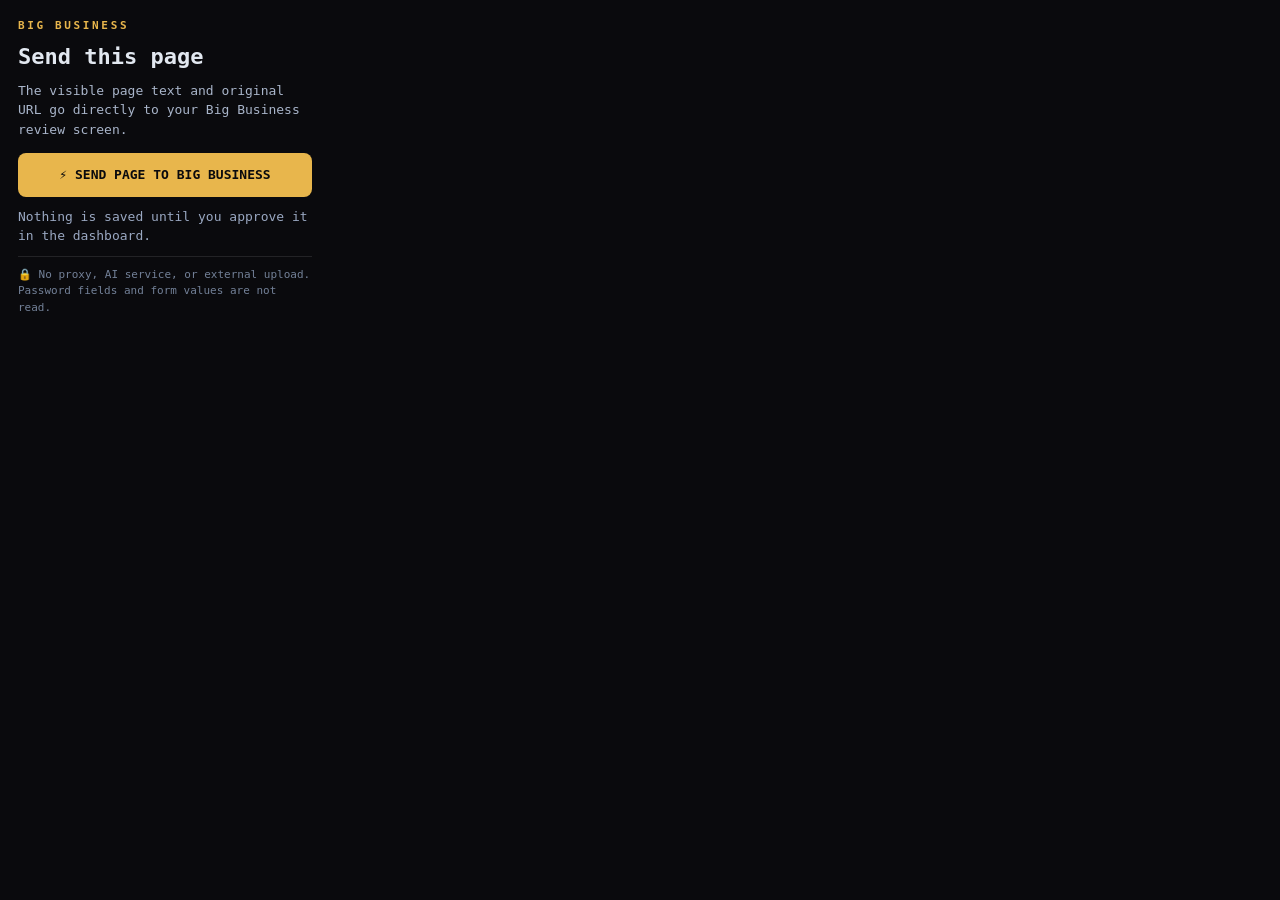
<file: browser-helper/popup.html>
<!doctype html>
<html lang="en">
<head>
  <meta charset="utf-8">
  <meta name="viewport" content="width=device-width,initial-scale=1">
  <title>Big Business Helper</title>
  <link rel="stylesheet" href="popup.css">
</head>
<body>
  <main>
    <div class="eyebrow">BIG BUSINESS</div>
    <h1>Send this page</h1>
    <p>The visible page text and original URL go directly to your Big Business review screen.</p>
    <button id="send">⚡ SEND PAGE TO BIG BUSINESS</button>
    <div id="status" role="status" aria-live="polite">Nothing is saved until you approve it in the dashboard.</div>
    <div class="privacy">🔒 No proxy, AI service, or external upload. Password fields and form values are not read.</div>
  </main>
  <script src="popup.js"></script>
</body>
</html>
</file>
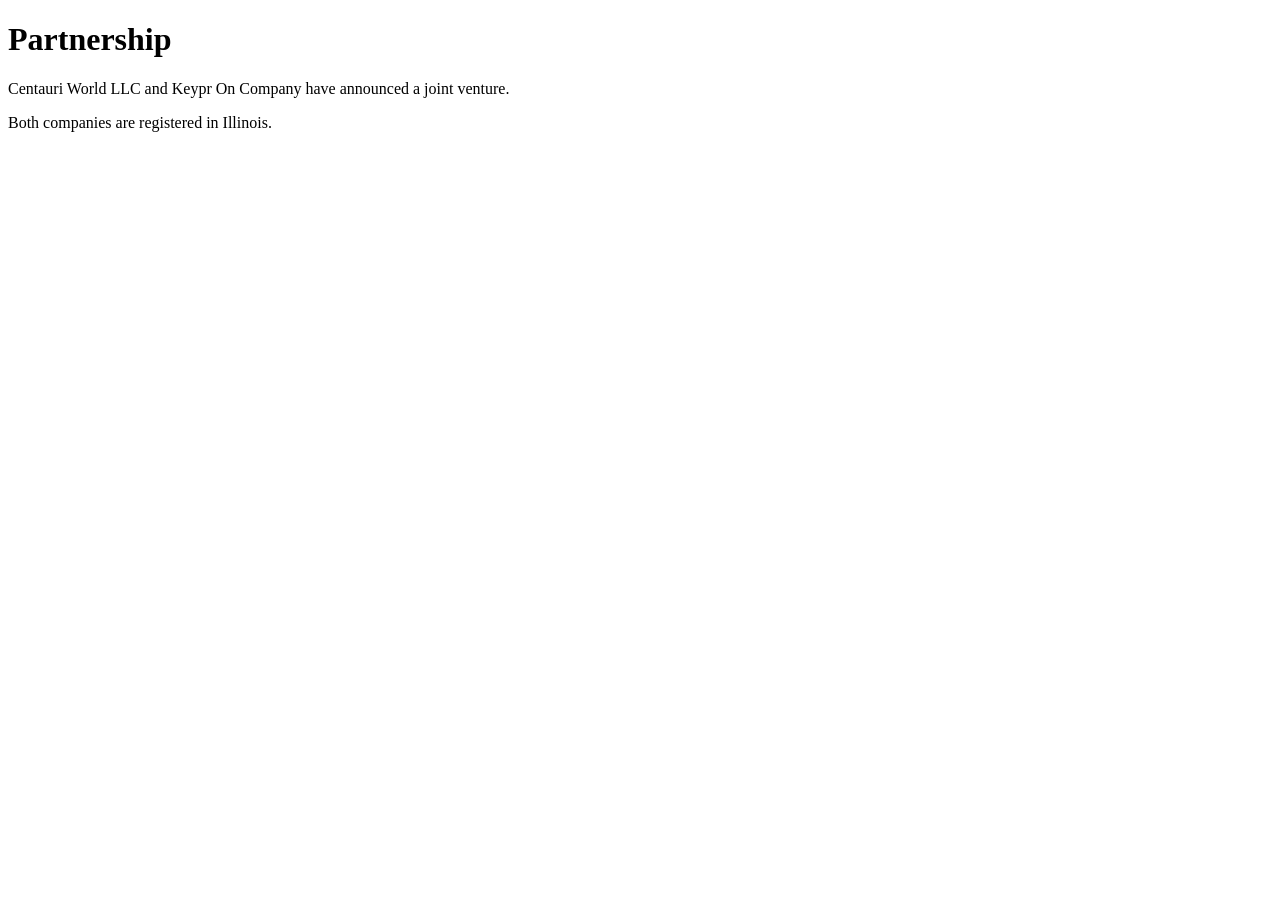
<file: tests/fixtures/web-ambiguous-both.html>
<!-- Sanitized test fixture. Every name, domain, address, phone and
     identifier below is invented. Domains use the reserved .test TLD
     (RFC 6761), phone numbers the 555 placeholder exchange. -->
<!DOCTYPE html><html><head>
<title>Joint Venture Announcement</title>
</head><body>
<h1>Partnership</h1>
<p>Centauri World LLC and Keypr On Company have announced a joint venture.</p>
<p>Both companies are registered in Illinois.</p>
</body></html>
</file>
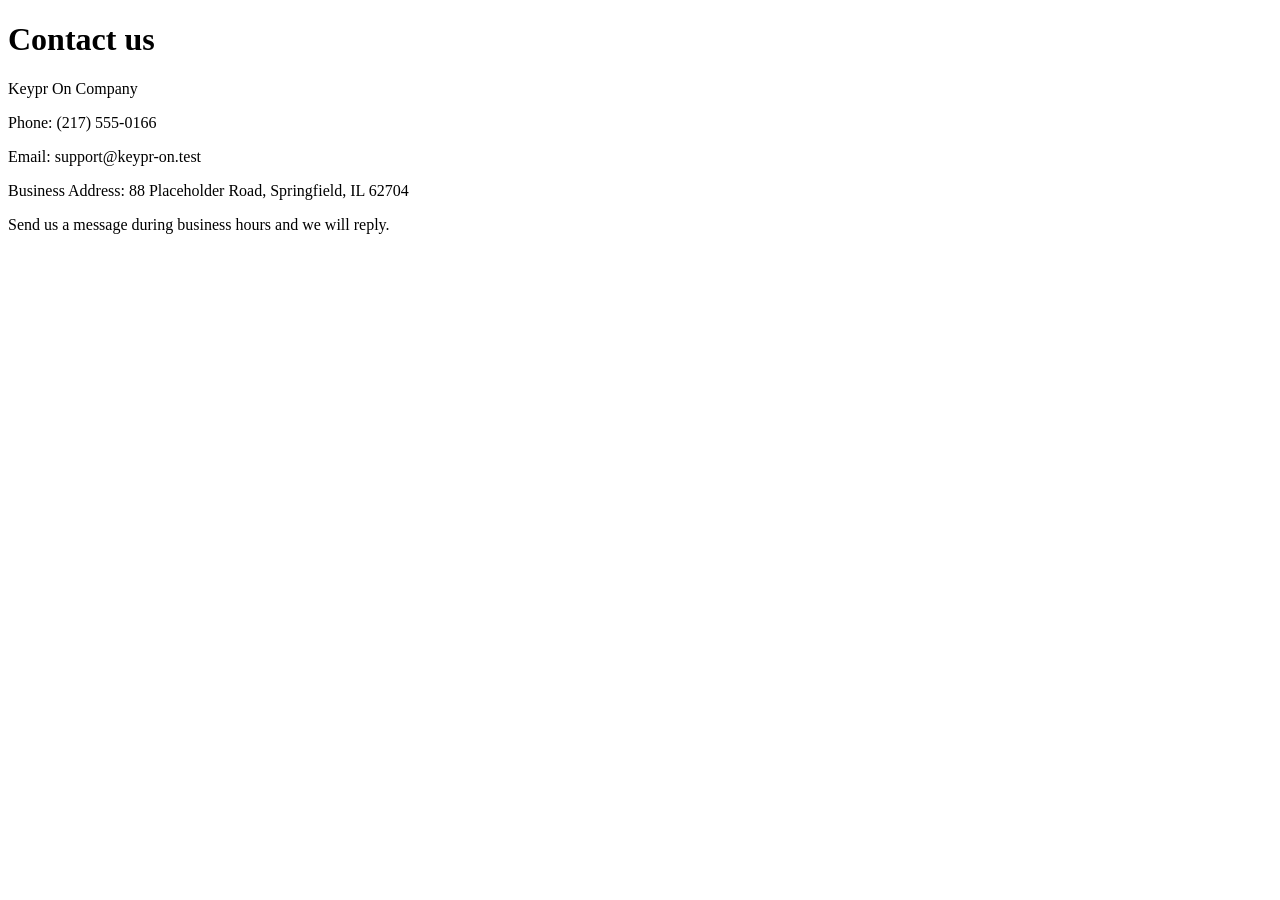
<file: tests/fixtures/web-contact-keypr.html>
<!-- Sanitized test fixture. Every name, domain, address, phone and
     identifier below is invented. Domains use the reserved .test TLD
     (RFC 6761), phone numbers the 555 placeholder exchange. -->
<!DOCTYPE html><html><head>
<title>Contact — Keypr On Company</title>
<link rel="canonical" href="https://keypr-on.test/contact">
</head><body>
<h1>Contact us</h1>
<p>Keypr On Company</p>
<p>Phone: (217) 555-0166</p>
<p>Email: support@keypr-on.test</p>
<p>Business Address: 88 Placeholder Road, Springfield, IL 62704</p>
<p>Send us a message during business hours and we will reply.</p>
</body></html>
</file>
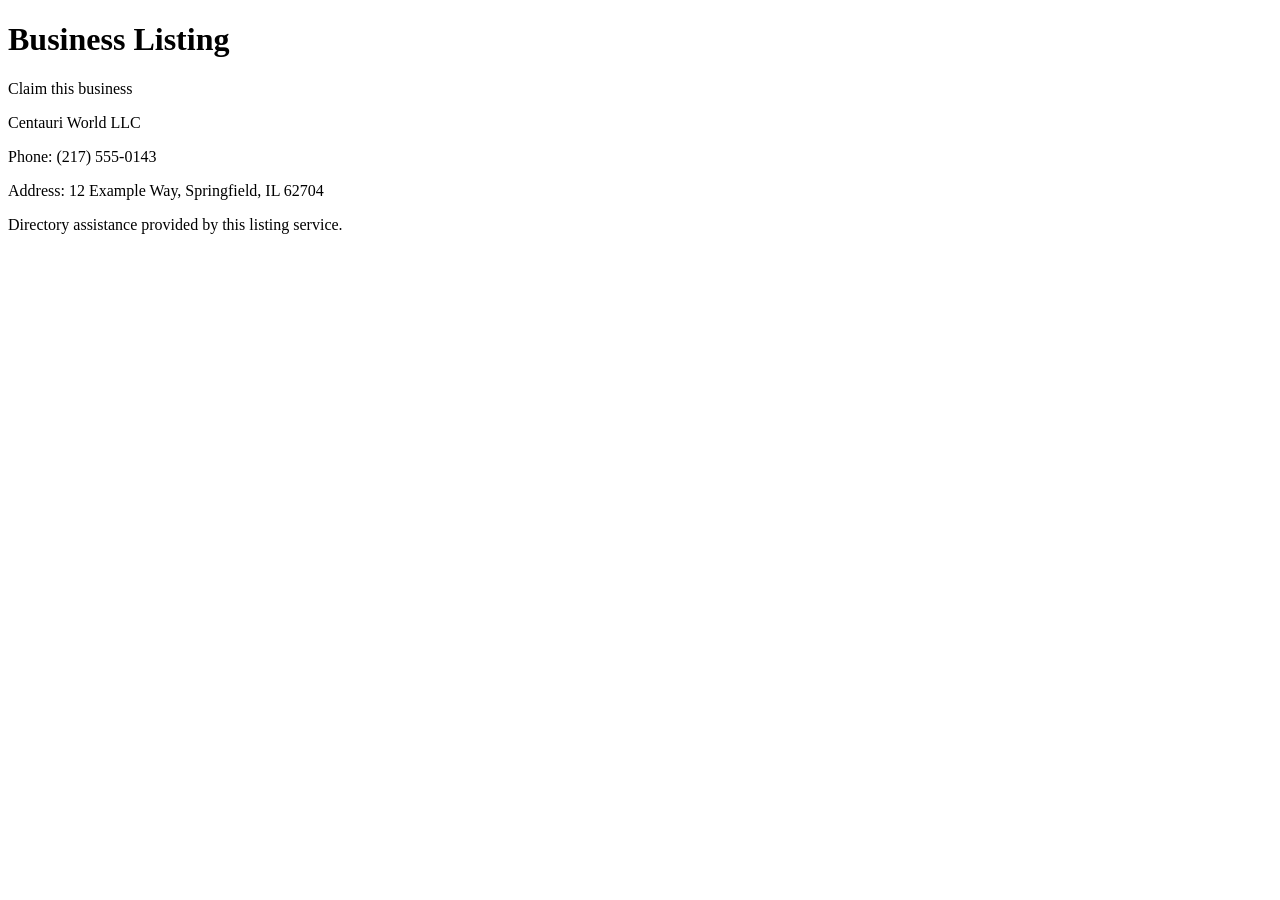
<file: tests/fixtures/web-directory-listing.html>
<!-- Sanitized test fixture. Every name, domain, address, phone and
     identifier below is invented. Domains use the reserved .test TLD
     (RFC 6761), phone numbers the 555 placeholder exchange. -->
<!DOCTYPE html><html><head>
<title>Centauri World LLC - Business Listing</title>
</head><body>
<h1>Business Listing</h1>
<p>Claim this business</p>
<p>Centauri World LLC</p>
<p>Phone: (217) 555-0143</p>
<p>Address: 12 Example Way, Springfield, IL 62704</p>
<p>Directory assistance provided by this listing service.</p>
</body></html>
</file>
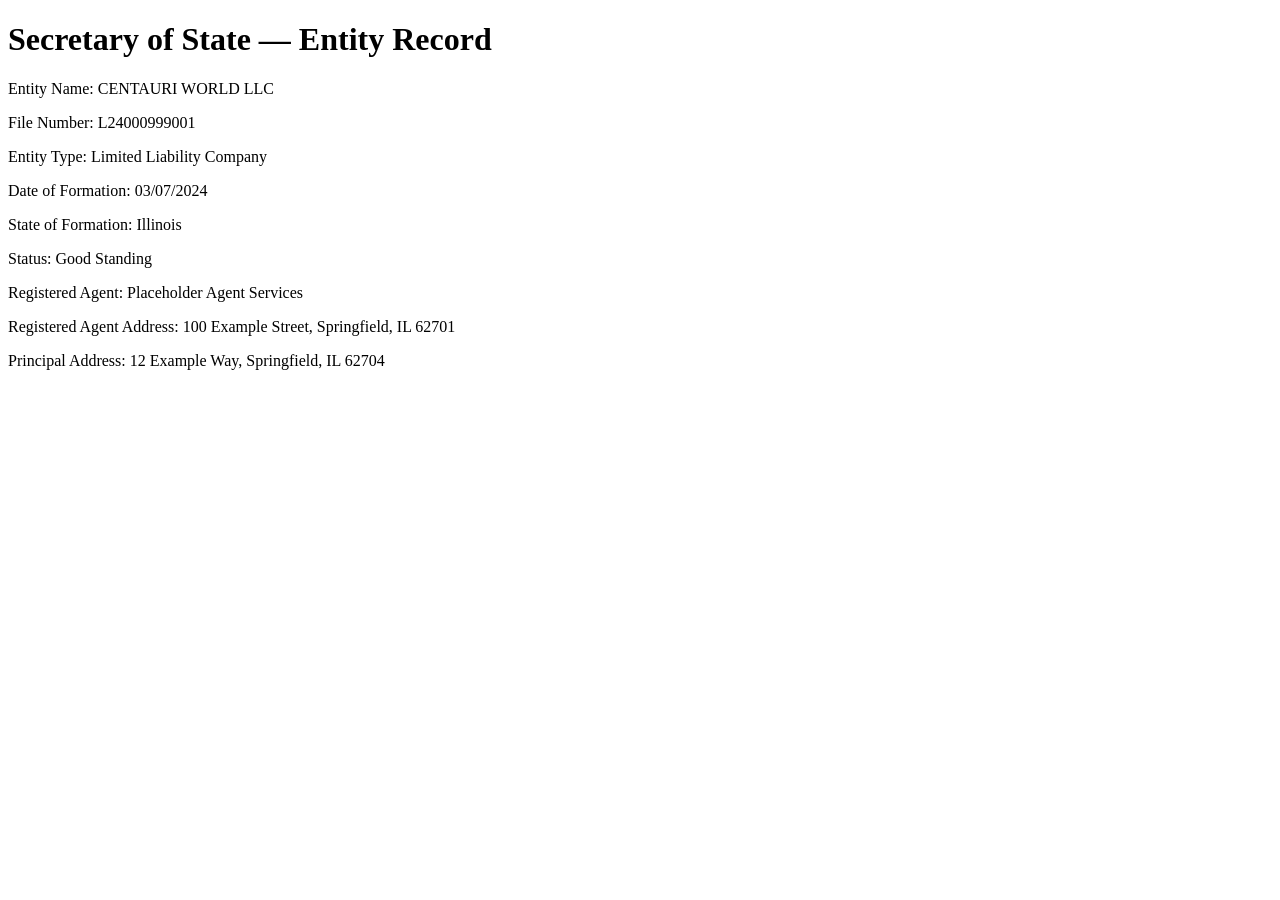
<file: tests/fixtures/web-gov-registration.html>
<!-- Sanitized test fixture. Every name, domain, address, phone and
     identifier below is invented. Domains use the reserved .test TLD
     (RFC 6761), phone numbers the 555 placeholder exchange. -->
<!DOCTYPE html><html><head>
<title>Business Entity Search — Corporation/LLC Record</title>
</head><body>
<h1>Secretary of State — Entity Record</h1>
<p>Entity Name: CENTAURI WORLD LLC</p>
<p>File Number: L24000999001</p>
<p>Entity Type: Limited Liability Company</p>
<p>Date of Formation: 03/07/2024</p>
<p>State of Formation: Illinois</p>
<p>Status: Good Standing</p>
<p>Registered Agent: Placeholder Agent Services</p>
<p>Registered Agent Address: 100 Example Street, Springfield, IL 62701</p>
<p>Principal Address: 12 Example Way, Springfield, IL 62704</p>
</body></html>
</file>
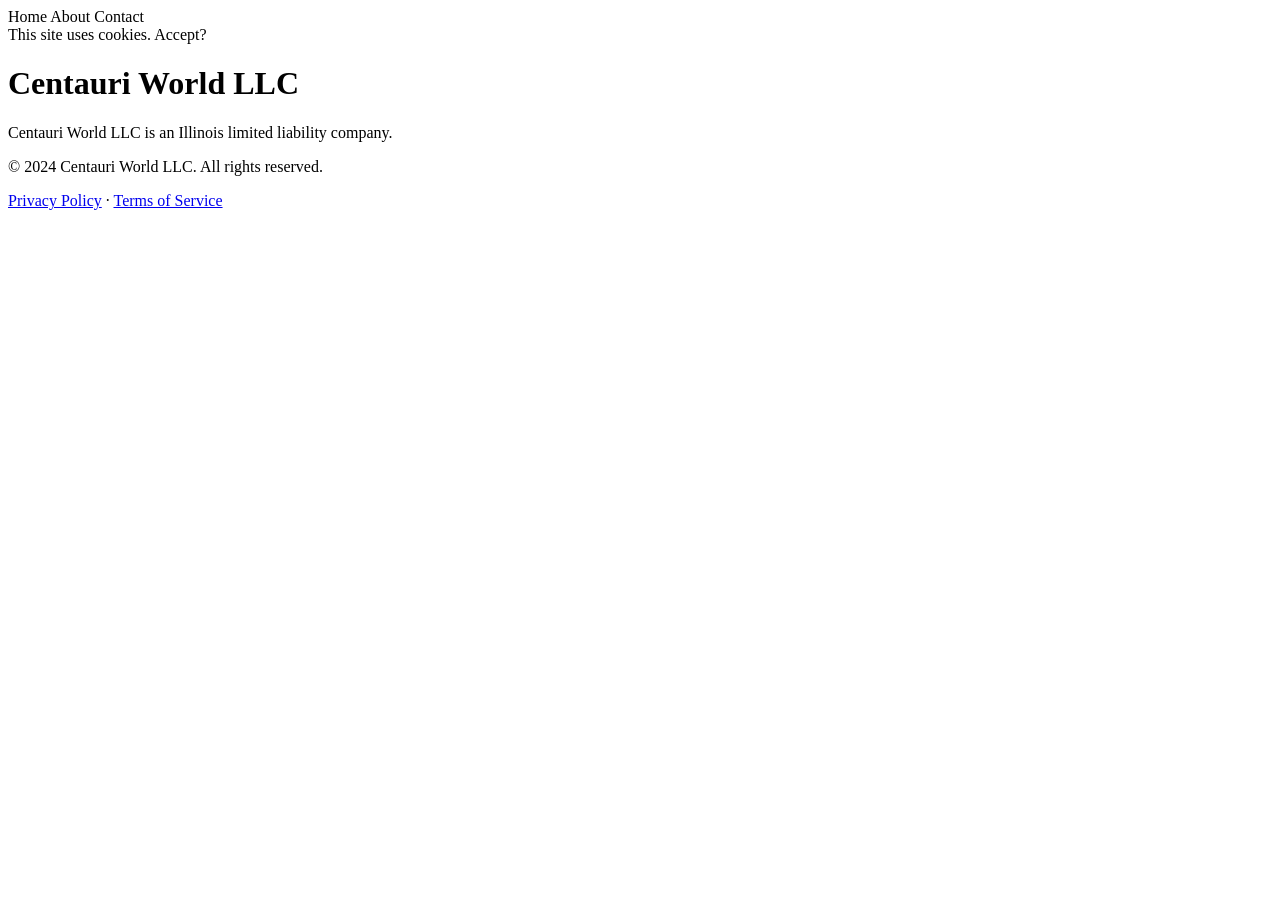
<file: tests/fixtures/web-official-centauri.html>
<!-- Sanitized test fixture. Every name, domain, address, phone and
     identifier below is invented. Domains use the reserved .test TLD
     (RFC 6761), phone numbers the 555 placeholder exchange. -->
<!DOCTYPE html><html lang="en"><head>
<meta charset="utf-8">
<title>Centauri World LLC — Official Site</title>
<meta property="og:site_name" content="Centauri World">
<meta name="description" content="Centauri World LLC supplies art materials.">
<link rel="canonical" href="https://centauri-world.test/">
<script type="application/ld+json">
{"@context":"https://schema.org","@type":"Organization",
 "name":"Centauri World","legalName":"Centauri World LLC",
 "url":"https://centauri-world.test",
 "telephone":"+1 (217) 555-0143",
 "email":"hello@centauri-world.test",
 "naics":"453998",
 "duns":"12-345-6789",
 "foundingDate":"2024-03-07",
 "address":{"@type":"PostalAddress","streetAddress":"12 Example Way",
   "addressLocality":"Springfield","addressRegion":"IL","postalCode":"62704"}}
</script>
</head><body>
<nav class="navbar">Home About Contact</nav>
<div class="cookie-consent">This site uses cookies. Accept?</div>
<script>window.__pageScriptRan = true; document.title = "HIJACKED";</script>
<h1>Centauri World LLC</h1>
<p>Centauri World LLC is an Illinois limited liability company.</p>
<p>&copy; 2024 Centauri World LLC. All rights reserved.</p>
<a href="/privacy">Privacy Policy</a> · <a href="/terms">Terms of Service</a>
</body></html>
</file>
<file: browser-helper/popup.css>
:root { color-scheme: dark; }
* { box-sizing: border-box; }
body { margin: 0; width: 330px; background: #0a0a0d; color: #e2e8f0; font: 13px/1.5 ui-monospace, SFMono-Regular, Consolas, monospace; }
main { padding: 18px; }
.eyebrow { color: #e8b64c; font-size: 11px; font-weight: 800; letter-spacing: .24em; }
h1 { margin: 5px 0 8px; font-size: 22px; }
p { margin: 0 0 14px; color: #a9b5ca; }
button { width: 100%; border: 0; border-radius: 8px; padding: 12px; background: #e8b64c; color: #0a0a0d; font: inherit; font-weight: 900; cursor: pointer; }
button:disabled { opacity: .6; cursor: wait; }
#status { min-height: 38px; margin-top: 10px; color: #9aa8c2; }
#status.ok { color: #10b981; }
#status.bad { color: #f59e0b; }
.privacy { border-top: 1px solid rgba(255,255,255,.1); margin-top: 10px; padding-top: 10px; color: #738198; font-size: 11px; }
</file>
